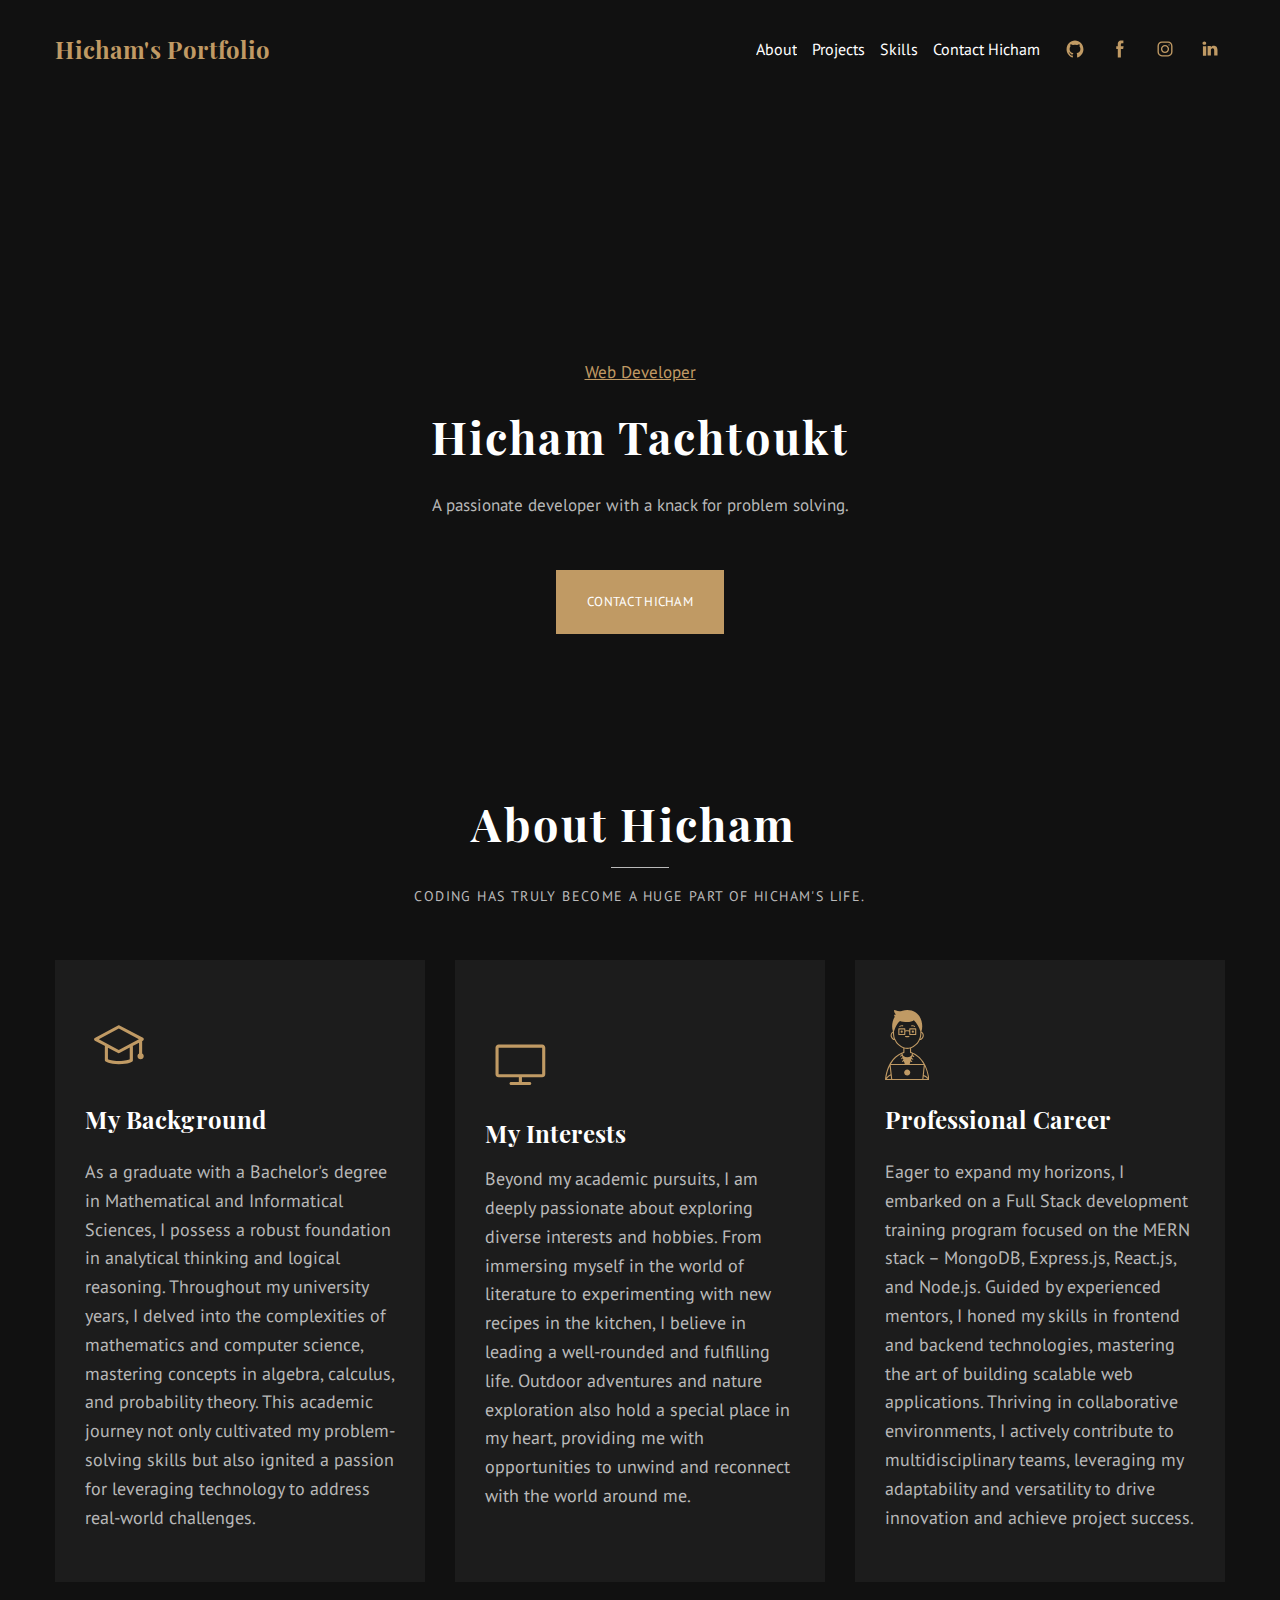
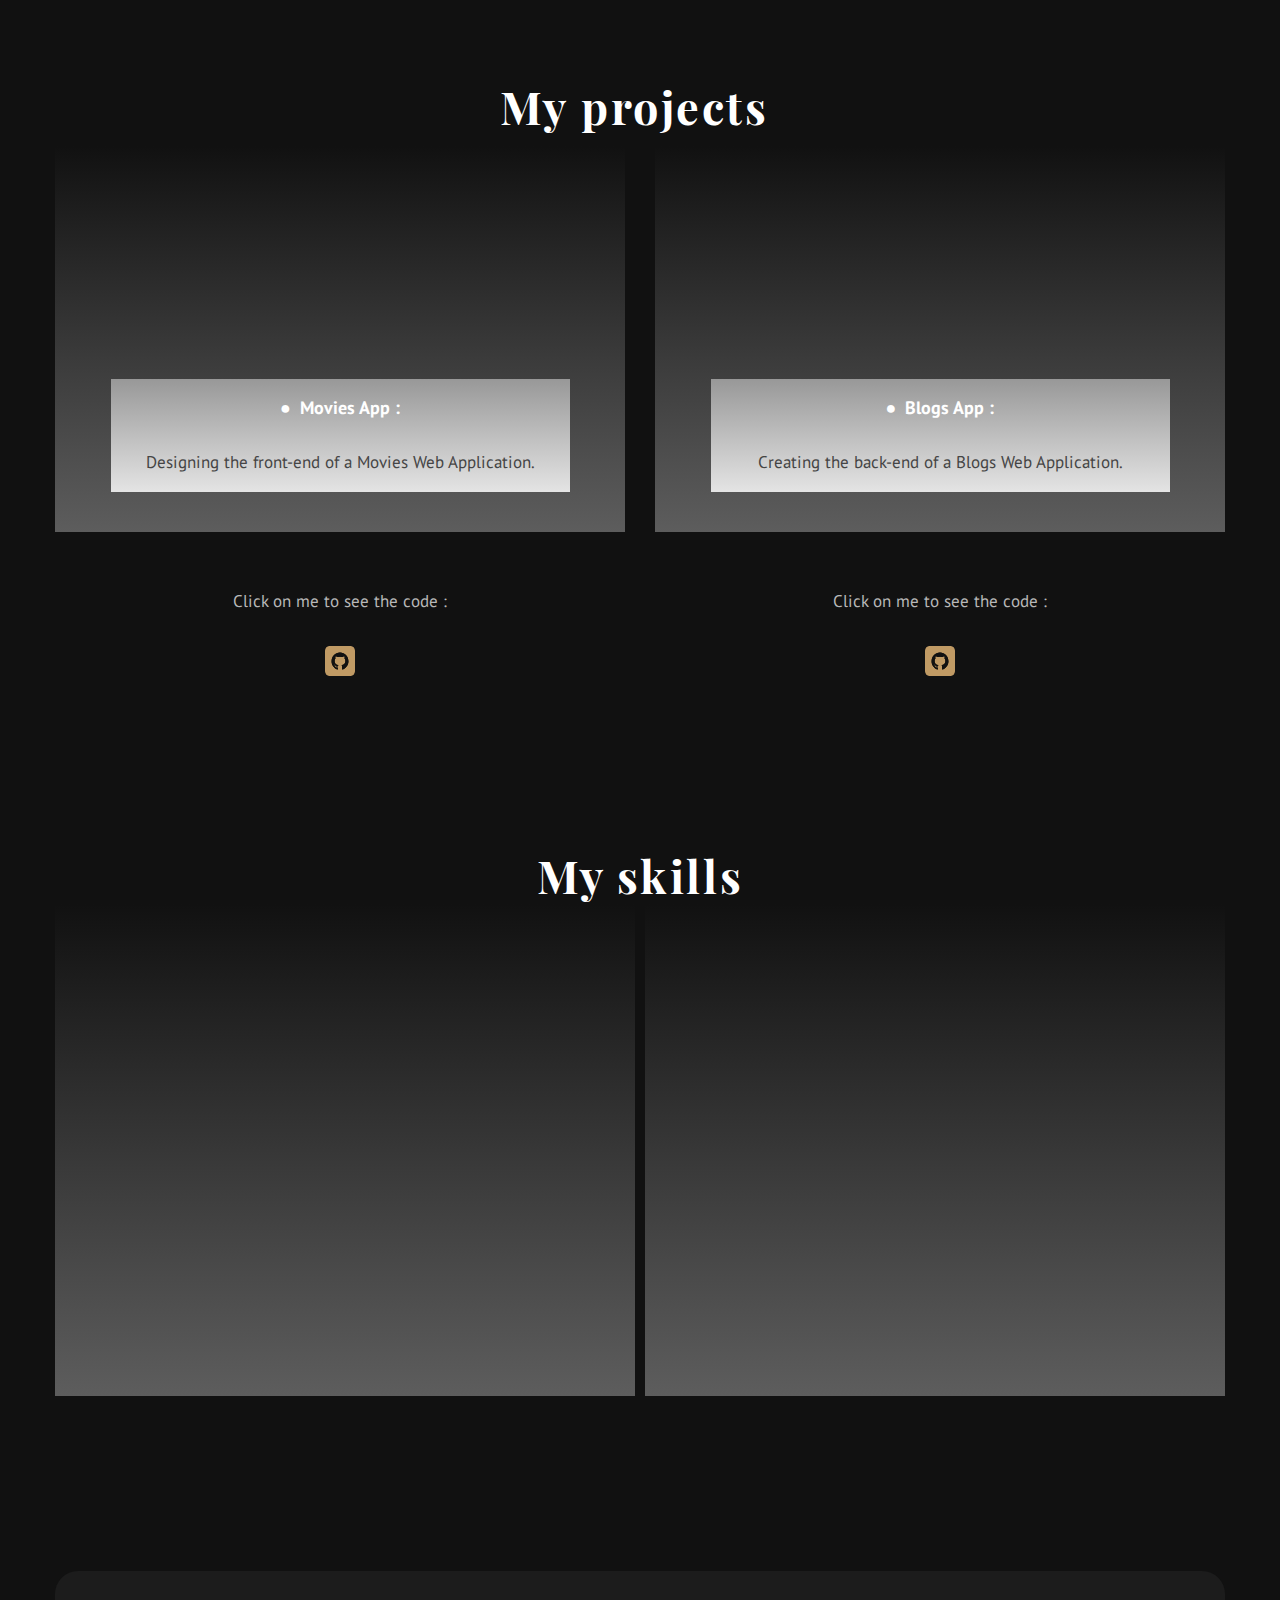
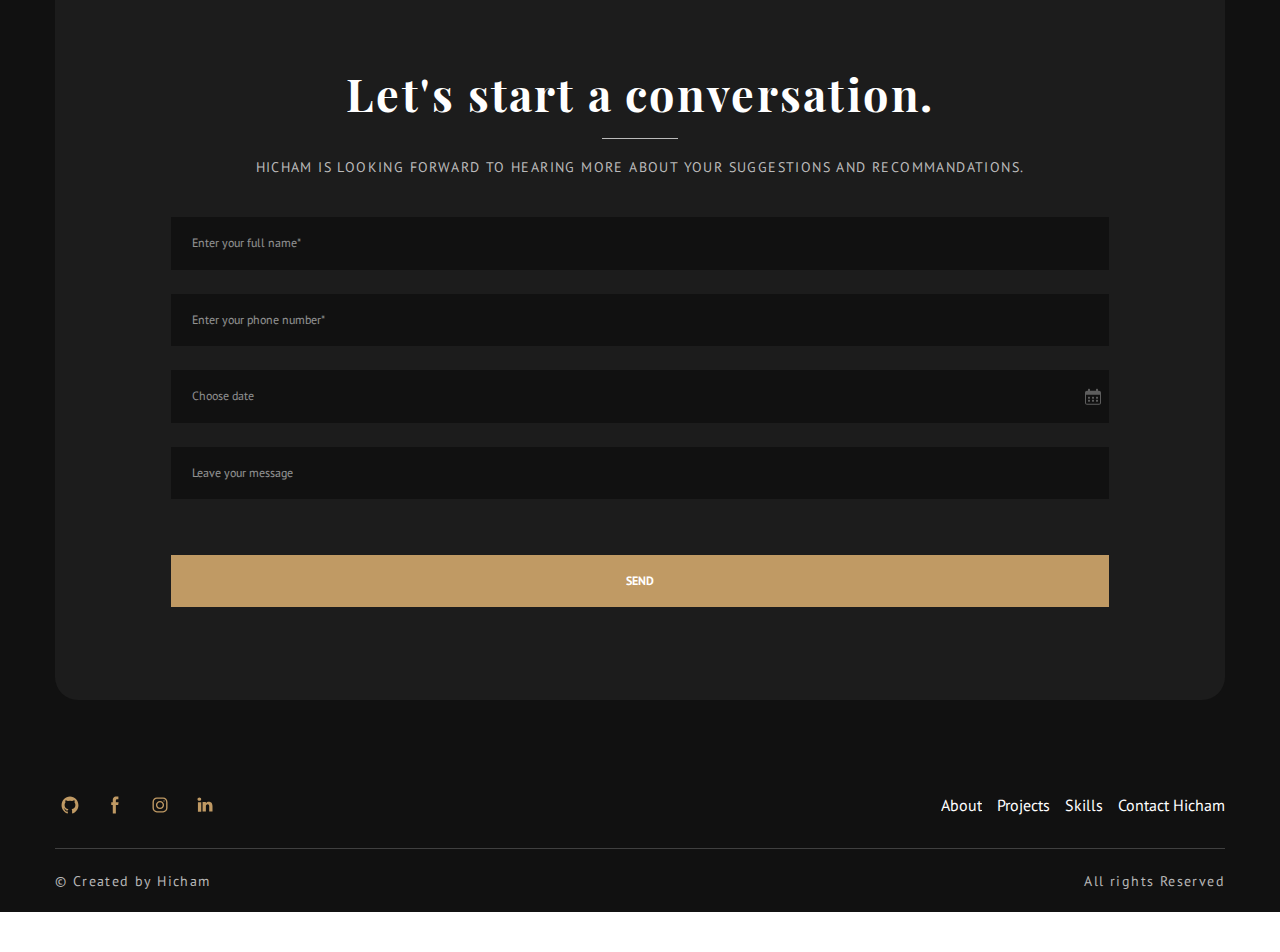
<file: index_1.html>
<!DOCTYPE html><html>
	<head>
  <meta charset="UTF-8">
  <meta name="viewport" content="width=device-width, initial-scale=1">
<title>Hicham's Portfolio Website</title>

  
<script>
window.swPromise = Promise.resolve()
if("serviceWorker" in navigator) {
  window.swPromise = new Promise(function(resolve) {
    setTimeout(resolve, 10000)
    navigator.serviceWorker.register('/sw.ef4589c10e95a79b2e129e2961fbe6c4.js').then(function(registration) {
      var interval
      interval = setInterval(function checkActive() {
        if(registration.active) {
          clearInterval(interval)
          resolve()
        }
      }, 10)
    })
  })
}
  ;(function(adata) {
  window["registerAdata"] = function registerAdata(data) {adata = Object.assign(adata, data)}
  window["getAdata"] = function getAdata() {return adata}
  })({})
  ;(function(styles) {
  window["__set_style__"] = function setStyle(id, style) {styles[id] = style}
  window["__require_style__"] = function requireStyle(id) {return styles[id]}
  })({})
  ;(function(blocks) {
  window["blockJsonp"] = function blockJsonpCallback(id, view, content) {
    blocks[id] = {
      view: view,
      content: content
    }
  }
  window["__require_block__"] = function requireBlock(deps) {
  var ReactDOM = deps.ReactDOM;
  var React = deps.React;
  var _ = deps._;
  var classNames = deps.classNames;
  var PropTypes = deps.PropTypes;
  var editorModule = deps.editorModule;
    return function (id) {
      var block = blocks[id]
      if (!block || !block.view) {
        return null
      }
      var exports = {}
      function requireStub(path) {
        if (path === 'weblium/editor') {
          return editorModule
        }
      }
      try {
        block.view(exports, requireStub, ReactDOM, React, PropTypes, _, classNames)
      } catch (e) {
        console.error('Failed to load block', {error: e.message, stack: e.stack})
      }
      return {view: exports.default, content: block.content}
    }
  }
  })({})
;(function(views) {
  window["viewJsonp"] = function viewJsonpCallback(id, view) {
    views[id] = {
      view: view,
    }
  }
  window["__require_view__"] = function requireView(deps) {
    return function (id) {
      var block = views[id]
      if (!block || !block.view) {
        return null
      }
      var exports = {}
      function requireStub(path) {}
      try {
        block.view(exports, requireStub)
      } catch (e) {
        console.error('Failed to load block', {error: e.message, stack: e.stack})
      }
      return exports.default
    }
  }
})({});
  
;(function () {
  if (typeof window.CustomEvent === "function" ) return false;
  function CV(e, p) {
    p = p || {bubbles: false, cancelable: false, detail: null};
    var evt = document.createEvent('CustomEvent');
    evt.initCustomEvent(e, p.bubbles, p.cancelable, p.detail);
    return evt;
   }
  CV.prototype = window.Event.prototype;
  window.CustomEvent = CV;
})();


if (!Element.prototype.matches) {
  Element.prototype.matches = Element.prototype.msMatchesSelector || Element.prototype.webkitMatchesSelector;
}
if (!Element.prototype.closest) {
  Element.prototype.closest = function(s) {
    var el = this;
    do {
      if (Element.prototype.matches.call(el, s)) return el;
      el = el.parentElement || el.parentNode;
    } while (el !== null && el.nodeType === 1);
    return null;
  };
}


(function() {
  if(Node.prototype.replaceChildren === undefined) {
    Node.prototype.replaceChildren = function(...args) {
      while(this.lastChild) {
       this.removeChild(this.lastChild);
      }
      if (args.length) {
        this.append(...args);
      }
    }
  }
}());


if (!window.localStorage || !window.sessionStorage) (function() {
  var Storage = function(type) {
      function createCookie(name, value, days) {
          var date, expires;
          if (days) {
              date = new Date();
              date.setTime(date.getTime() + (days * 24 * 60 * 60 * 1000));
              expires = "; expires=" + date.toGMTString();
          } else {
              expires = "";
          }
          document.cookie = name + "=" + value + expires + "; path=/";
      }
      function readCookie(name) {
          var nameEQ = name + "=",
              ca = document.cookie.split(';'),
              i, c;
          for (i = 0; i < ca.length; i++) {
              c = ca[i];
              while (c.charAt(0) == ' ') {
                  c = c.substring(1, c.length);
              }
              if (c.indexOf(nameEQ) == 0) {
                  return c.substring(nameEQ.length, c.length);
              }
          }
          return null;
      }
      function setData(data) {
          data = JSON.stringify(data);
          if (type == 'session') {
              window.name = data;
          } else {
              createCookie('localStorage', data, 365);
          }
      }
      function clearData() {
          if (type == 'session') {
              window.name = '';
          } else {
              createCookie('localStorage', '', 365);
          }
      }
      function getData() {
          var data = type == 'session' ? window.name : readCookie('localStorage');
          return data ? JSON.parse(data) : {};
      }
      var data = getData();
      function numKeys() {
          var n = 0;
          for (var k in data) {
              if (data.hasOwnProperty(k)) {
                  n += 1;
              }
          }
          return n;
      }
      return {
          clear: function() {
              data = {};
              clearData();
              this.length = numKeys();
          },
          getItem: function(key) {
              key = encodeURIComponent(key);
              return data[key] === undefined ? null : data[key];
          },
          key: function(i) {
              var ctr = 0;
              for (var k in data) {
                  if (ctr == i) return decodeURIComponent(k);
                  else ctr++;
              }
              return null;
          },
          removeItem: function(key) {
              key = encodeURIComponent(key);
              delete data[key];
              setData(data);
              this.length = numKeys();
          },
          setItem: function(key, value) {
              key = encodeURIComponent(key);
              data[key] = String(value);
              setData(data);
              this.length = numKeys();
          },
          length: 0
      };
  };
  if (!window.localStorage) window.localStorage = new Storage('local');
  if (!window.sessionStorage) window.sessionStorage = new Storage('session');
})();

!function(){"use strict";var e=function(e){e.setAttribute("rel","stylesheet"),e.setAttribute("type","text/css"),e.setAttribute("media","all"),e.setAttribute("preloaded","true"),e.removeAttribute("as")},t=function(e){var t=arguments.length>1&&void 0!==arguments[1]&&arguments[1];e.setAttribute("preloaded",t?"error":"true"),e.removeEventListener("load",window.invokePreload.onLoad),e.removeAttribute("onload"),e.removeAttribute("onerror"),e.onload=null};!function(){try{new Function("(a = 0) => a")}catch(e){return!1}}();window.invokePreload=window.invokePreload||{},invokePreload.onLoad=t,invokePreload.onScriptLoad=t,invokePreload.onScriptError=function(e){return t(e,!0)},invokePreload.onStyleLoad=function(t){return-1===[].map.call(document.styleSheets,function(e){return"all"===e.media.mediaText?e.href:null}).indexOf(t.href)&&(window.requestAnimationFrame?window.requestAnimationFrame(function(){return e(t)}):e(t)),t.removeAttribute("onload"),t}}();

var preload_polyfill=function(){"use strict";var e=function(e){e.setAttribute("rel","stylesheet"),e.setAttribute("type","text/css"),e.setAttribute("media","all"),e.setAttribute("preloaded","true"),e.removeAttribute("as")},t=function(e){var t=arguments.length>1&&void 0!==arguments[1]&&arguments[1];e.setAttribute("preloaded",t?"error":"true"),e.removeEventListener("load",window.invokePreload.onLoad),e.removeAttribute("onload"),e.removeAttribute("onerror"),e.onload=null},n=function(){try{return new Function("(a = 0) => a"),!0}catch(e){return!1}}(),r=function(n,r){if("style"===r.getAttribute("as"))return t(r),o=r,-1===[].map.call(document.styleSheets,function(e){return"all"===e.media.mediaText?e.href:null}).indexOf(o.href)&&(window.requestAnimationFrame?window.requestAnimationFrame(function(){return e(o)}):e(o)),void o.removeAttribute("onload");var o;t(r),r.dispatchEvent(new CustomEvent("load",n))},o=function(e,n){t(n,!0)},u=function(e){var t,n;(t=3e3,n=fetch(e.href,{method:"GET",mode:"cors",cache:"force-cache"}),new Promise(function(e,r){setTimeout(function(){return r(new Error("timeout"))},t),n.then(e,r)})).then(function(t){t.ok?r(null,e):o(0,e)}).catch(function(){return o(0,e)})},i=function(e){if(window.fetch)return u(e);var t=new XMLHttpRequest;t.addEventListener("load",function(n){t.status>=200&&t.status<300?r(n,e):o(0,e)}),t.open("GET",e.href,!0),t.timeout=3e3,t.send()},a=function(e){switch(e.getAttribute("as")){case"script":!function(e){"nomodule"===e.getAttribute("rel")&&e.setAttribute("rel","preload"),i(e)}(e);break;case"image":!function(e){var t=new Image;t.onload=function(t){return r(t,e)},t.onerror=function(t){return o(0,e)},t.src=e.href}(e);break;case"style":!function(e){e.onload=function(t){return r(t,e)},e.onerror=function(t){return o(0,e)},e.media="none",e.type="text/css",e.rel="stylesheet"}(e);break;case"font":!function(e){document.fonts&&e.hasAttribute("name")?new FontFace(e.getAttribute("name"),"url(".concat(e.href,")"),{weight:e.getAttribute("weight")||"normal",style:"normal"}).load(e.href).then(function(t){document.fonts.add(t),r(null,e)}).catch(function(){}):i(e)}(e);break;default:i(e)}},l=[],c=function(e){-1===l.indexOf(e.href)&&(function(e){if(("script"===e.getAttribute("as")||"worker"===e.getAttribute("as"))&&("nomodule"===e.getAttribute("rel")||e.hasAttribute("module"))){var t="nomodule"===e.getAttribute("rel");if(e.hasAttribute("module")&&!n||t&&n)return!0}return!1}(e)||(a(e),l.push(e.href)))},d=function(){var e=arguments.length>0&&void 0!==arguments[0]?arguments[0]:'link[rel="preload"]';if(window.MutationObserver){var t=new MutationObserver(function(e){return function(e){for(var t=0,n=e.length;t<n;t++)for(var r=e[t].addedNodes,o=0,u=r.length;o<u;o++){var i=r[o];"LINK"!==i.nodeName||!i.hasAttribute("rel")||"preload"!==i.getAttribute("rel")&&"nomodule"!==i.getAttribute("rel")||c(i)}}(e)}).observe(document.documentElement,{childList:!0,subtree:!0});document.addEventListener("DOMContentLoaded",function(){t&&t.disconnect()})}else var n=setInterval(function(){"complete"==document.readyState&&(clearInterval(n),s(e))},50)},s=function(){for(var e,t=function(e){for(var t=(arguments.length>1&&void 0!==arguments[1]?arguments[1]:document).querySelectorAll(e),n=[],r=[],o=0,u=t.length;o<u;++o){var i=t[o];-1===r.indexOf(i.href)&&(r.push(i.href),n.push(i))}return n}(arguments.length>0&&void 0!==arguments[0]?arguments[0]:'link[rel="preload"]');void 0!==(e=t.shift());)c(e)};return function(){try{if(!document.createElement("link").relList.supports("preload"))throw Error}catch(t){s(e='link[rel="preload"]'),d(e)}var e}()}();

var preload_polyfill_invoke=function(){"use strict";var t=function(t,e,r){var n=document.createElement("script");return n.async=e,n.onload=r,n.onerror=r,n.setAttribute("src",t.href),t.integrity&&(n.integrity=t.integrity),t.hasAttribute("crossorigin")&&n.setAttribute("crossorigin",t.getAttribute("crossorigin")),t.insertAdjacentElement?t.insertAdjacentElement("afterend",n):t.parentNode.appendChild(n),n},e=function(t){t.setAttribute("rel","stylesheet"),t.setAttribute("type","text/css"),t.setAttribute("media","all"),t.setAttribute("preloaded","true"),t.removeAttribute("as")},r=function(t){return-1===[].map.call(document.styleSheets,function(t){return"all"===t.media.mediaText?t.href:null}).indexOf(t.href)&&(window.requestAnimationFrame?window.requestAnimationFrame(function(){return e(t)}):e(t)),t.removeAttribute("onload"),t},n=function(){try{return new Function("(a = 0) => a"),!0}catch(t){return!1}}(),i=function(t){if(("script"===t.getAttribute("as")||"worker"===t.getAttribute("as"))&&("nomodule"===t.getAttribute("rel")||t.hasAttribute("module"))){var e="nomodule"===t.getAttribute("rel");if(t.hasAttribute("module")&&!n||e&&n)return!0}return!1},o=function(t){for(var e=(arguments.length>1&&void 0!==arguments[1]?arguments[1]:document).querySelectorAll(t),r=[],n=[],i=0,o=e.length;i<o;++i){var u=e[i];-1===n.indexOf(u.href)&&(n.push(u.href),r.push(u))}return r},u=!0,s=function e(r,n,i){"true"===r.getAttribute("preloaded")?t(r,n,i):"error"===r.getAttribute("preloaded")?i():setTimeout(function(){e(r,n,i)},10)},a=function(){window.performance&&window.performance.now};document.addEventListener("DOMContentLoaded",function(){a();for(var t,e=o("link[rel='preload'][as='script']"),r=[],n=[];void 0!==(t=e.shift());)i(t)||(t.hasAttribute("critical")?r.push(t):n.push(t));u=0===r.length,function(t){for(var e=[];t.length;)e.push(new Promise(function(e){s(t.shift(),!1,e)}));return Promise.all(e)}(r).then(function(){return function(t){for(var e=[];t.length;)e.push(new Promise(function(e){s(t.shift(),u,e)}));return Promise.all(e)}(n)}).then(function(){document.dispatchEvent(new CustomEvent("AllScriptsExecuted")),a()})});return function(e){for(var n,u=o("link[rel='preload']",e);void 0!==(n=u.shift());)"script"===n.getAttribute("as")?i(n)||t(n,!1):"style"===n.getAttribute("as")&&r(n)}}();

  </script>
  <link rel="preload" href="//res2.weblium.site/site/6600abd6bb3781000f218110/google-fonts-5c2dfa623dbc4a0023e12261.css" as="style" importance="high">
  <link rel="stylesheet" href="css/google-fonts-5c2dfa623dbc4a0023e12261.css">
  <link rel="preload" href="//res2.weblium.site/site/6600abd6bb3781000f218110/core-theme-5c2dfa623dbc4a0023e12261.css" as="style">
  <style type="text/css">
    a,abbr,acronym,address,applet,article,aside,audio,b,big,blockquote,body,canvas,caption,center,cite,code,dd,del,details,dfn,div,dl,dt,embed,fieldset,figcaption,figure,footer,form,h1,h2,h3,h4,h5,h6,header,hgroup,html,i,iframe,img,ins,kbd,label,legend,li,mark,menu,nav,object,ol,output,p,pre,q,ruby,s,samp,section,small,span,strike,strong,sub,summary,sup,table,tbody,td,tfoot,th,thead,time,tr,tt,u,ul,var,video{margin:0;padding:0;border:0;font-size:100%;font:inherit;vertical-align:baseline}em{margin:0;padding:0;border:0;font-size:100%;vertical-align:baseline}article,aside,details,figcaption,figure,footer,header,hgroup,menu,nav,section{display:block}body{line-height:1}ol,ul{list-style:none}blockquote,q{quotes:none}blockquote:after,blockquote:before,q:after,q:before{content:"";content:none}table{border-collapse:collapse;border-spacing:0}html{width:100%;overflow-x:hidden;-webkit-font-smoothing:antialiased;-moz-osx-font-smoothing:grayscale}*,:after,:before,html{-webkit-box-sizing:border-box;-moz-box-sizing:border-box;box-sizing:border-box}button{background:none;border:0;margin:0;padding:0;font-size:inherit;font-family:inherit}.slick-track:after,.slick-track:before{content:"";display:table;clear:both}img:not([src]){visibility:hidden}img[src]{background-color:transparent!important}
    /*--vars-start--*/:root{--w-accordion-offset: 30px;--w-accordion-padding: 20px}:root{--w-apps-buttons-border-color: #a6a6a6;--w-apps-buttons-padding-top-as: 33.3333%;--w-apps-buttons-padding-top-gp: 29.5496%;--w-apps-buttons-padding-top-as-fre: 31.496%;--w-apps-buttons-padding-top-as-tur: 26.4901%;--w-apps-buttons-padding-top-as-chi: 36.6972%;--w-apps-buttons-sm-max-width-as: 120px;--w-apps-buttons-sm-max-width-gp: 135px;--w-apps-buttons-sm-max-width-as-fre: 127px;--w-apps-buttons-sm-max-width-as-tur: 151px;--w-apps-buttons-sm-max-width-as-chi: 109px;--w-apps-buttons-sm-border-radius: 5px;--w-apps-buttons-offset: 35px;--w-apps-buttons-md-max-width-as: 120px;--w-apps-buttons-lg-max-width-as: 150px;--w-apps-buttons-md-max-width-gp: 135px;--w-apps-buttons-lg-max-width-gp: 169px;--w-apps-buttons-sm-max-width-as-fre: 127px;--w-apps-buttons-md-max-width-as-fre: 127px;--w-apps-buttons-lg-max-width-as-fre: 159px;--w-apps-buttons-sm-max-width-as-tur: 151px;--w-apps-buttons-md-max-width-as-tur: 151px;--w-apps-buttons-lg-max-width-as-tur: 189px;--w-apps-buttons-sm-max-width-as-chi: 109px;--w-apps-buttons-md-max-width-as-chi: 109px;--w-apps-buttons-lg-max-width-as-chi: 136px;--w-apps-buttons-sm-border-radius: 5px;--w-apps-buttons-md-border-radius: 5px;--w-apps-buttons-lg-border-radius: 5px}@media (min-width: 480px){:root:not(.disable-media-queries){--w-apps-buttons-md-max-width-as: 150px;--w-apps-buttons-lg-max-width-as: 180px;--w-apps-buttons-md-max-width-gp: 169px;--w-apps-buttons-lg-max-width-gp: 203px;--w-apps-buttons-md-max-width-as-fre: 159px;--w-apps-buttons-lg-max-width-as-fre: 191px;--w-apps-buttons-md-max-width-as-tur: 189px;--w-apps-buttons-lg-max-width-as-tur: 227px;--w-apps-buttons-md-max-width-as-chi: 136px;--w-apps-buttons-lg-max-width-as-chi: 164px}}@media (min-width: 0px){.html-editor-md,.html-editor{--w-apps-buttons-md-max-width-as: 150px;--w-apps-buttons-lg-max-width-as: 180px;--w-apps-buttons-md-max-width-gp: 169px;--w-apps-buttons-lg-max-width-gp: 203px;--w-apps-buttons-md-max-width-as-fre: 159px;--w-apps-buttons-lg-max-width-as-fre: 191px;--w-apps-buttons-md-max-width-as-tur: 189px;--w-apps-buttons-lg-max-width-as-tur: 227px;--w-apps-buttons-md-max-width-as-chi: 136px;--w-apps-buttons-lg-max-width-as-chi: 164px}}@media (min-width: 768px){:root:not(.disable-media-queries){--w-apps-buttons-md-border-radius: 7px;--w-apps-buttons-lg-border-radius: 8px}}@media (min-width: 0px){.html-editor-md,.html-editor{--w-apps-buttons-md-border-radius: 7px;--w-apps-buttons-lg-border-radius: 8px}}@media (min-width: 992px){:root:not(.disable-media-queries){--w-apps-buttons-offset: 40px}}@media (min-width: 0px){.html-editor{--w-apps-buttons-offset: 40px}}:root{--w-gap: 15px}:root{--w-base-v-space: 4px;--w-base-h-space: 5px;--w-v-spacer1: calc(var(--w-base-v-space) * 1);--w-v-spacer2: calc(var(--w-base-v-space) * 2);--w-v-spacer3: calc(var(--w-base-v-space) * 3);--w-v-spacer4: calc(var(--w-base-v-space) * 5);--w-v-spacer5: calc(var(--w-base-v-space) * 8);--w-v-spacer6: calc(var(--w-base-v-space) * 12);--w-v-spacer7: calc(var(--w-base-v-space) * 15);--w-h-spacer1: calc(var(--w-base-h-space) * 1);--w-h-spacer2: calc(var(--w-base-h-space) * 2);--w-h-spacer3: calc(var(--w-base-h-space) * 4);--w-h-spacer4: calc(var(--w-base-h-space) * 8)}:root{--w-hero-title-offset: 35px;--w-title-offset: 25px;--w-subtitle-offset: 25px;--w-heading-offset: 20px;--w-subheading-offset: 25px;--w-heading-lg-offset: 25px;--w-caption-offset: 20px;--w-body-offset: 20px;--w-small-offset: 20px;--w-quote-offset: 20px;--w-hero-title-h-offset: 15px;--w-title-h-offset: 5px;--w-subtitle-h-offset: 15px;--w-heading-h-offset: 15px;--w-subheading-h-offset: 15px;--w-heading-lg-h-offset: 15px;--w-caption-h-offset: 10px;--w-body-h-offset: 10px;--w-small-h-offset: 10px;--w-quote-h-offset: 10px}@media (min-width: 992px){:root:not(.disable-media-queries){--w-hero-title-offset: 40px}}@media (min-width: 0px){.html-editor{--w-hero-title-offset: 40px}}:root{--w-layout-item-top-offset: calc(var(--w-gap) * 2);--w-layout-gap: var(--w-gap)}:root{--w-btns-group-item-offset: 20px;--w-btns-group-offset: 35px}@media (min-width: 992px){:root:not(.disable-media-queries){--w-btns-group-offset: 40px}}@media (min-width: 0px){.html-editor,.html-editor-lg{--w-btns-group-offset: 40px}}:root{--w-socials-top-offset: 30px;--w-socials-h-offset: 15px;--w-socials-bottom-offset: 30px}:root{--w-list-item-v-offset: 30px;--w-list-item-h-offset: 30px;--w-list-item-v-padding: 15px;--w-list-item-h-padding: 15px}:root{--w-list-with-media-offset: 30px;--w-list-with-media-padding: 20px}:root{--ui-content-gutter-1200: 15px;--w-content-container-size: 1200px;--w-content-gutter: var(--ui-content-gutter-320)}@media (min-width: 480px){:root:not(.disable-media-queries){--w-content-gutter: var(--ui-content-gutter-480)}}@media (min-width: 0px){.html-editor-xs{--w-content-gutter: var(--ui-content-gutter-480)}}@media (min-width: 768px){:root:not(.disable-media-queries){--w-content-gutter: var(--ui-content-gutter-768)}}@media (min-width: 0px){.html-editor-md{--w-content-gutter: var(--ui-content-gutter-768)}}@media (min-width: 992px){:root:not(.disable-media-queries){--w-content-gutter: var(--ui-content-gutter-992)}}@media (min-width: 1280px){:root:not(.disable-media-queries){--w-content-gutter: var(--ui-content-gutter-1200)}}@media (min-width: 0px){.html-editor,.html-editor-lg{--w-content-gutter: var(--ui-content-gutter-1200)}}:root{--w-section-vertical-s-offset: 20px;--w-section-basement-offset: 30px;--w-section-vertical-offset: 90px;--w-section-vertical-xxl-offset: 130px;--w-section-header-offset: 45px;--w-section-footer-offset: 50px}@media (min-width: 768px){:root:not(.disable-media-queries){--w-section-vertical-offset: 95px;--w-section-vertical-xxl-offset: 250px;--w-section-header-offset: 45px;--w-section-footer-offset: 50px}}@media (min-width: 0px){.html-editor-md{--w-section-vertical-offset: 95px;--w-section-vertical-xxl-offset: 250px;--w-section-header-offset: 45px;--w-section-footer-offset: 50px}}@media (min-width: 992px){:root:not(.disable-media-queries){--w-section-vertical-offset: 100px;--w-section-vertical-xxl-offset: 250px;--w-section-header-offset: 50px;--w-section-footer-offset: 55px}}@media (min-width: 0px){.html-editor{--w-section-vertical-offset: 100px;--w-section-vertical-xxl-offset: 250px;--w-section-header-offset: 50px;--w-section-footer-offset: 55px}}:root{--w-image-offset: 20px;--w-image-mask-sm-width: 70px;--w-image-mask-sm-height: 70px;--w-image-mask-md-width: 70px;--w-image-mask-md-height: 70px;--w-image-mask-lg-width: 120px;--w-image-mask-lg-height: 120px}@media (min-width: 768px){:root:not(.disable-media-queries){--w-image-aspect-ratio: 56.25%;--w-image-mask-md-width: 120px;--w-image-mask-md-height: 120px;--w-image-mask-lg-width: 170px;--w-image-mask-lg-height: 170px}}@media (min-width: 0px){.html-editor,.html-editor-md{--w-image-aspect-ratio: 56.25%;--w-image-mask-md-width: 120px;--w-image-mask-md-height: 120px;--w-image-mask-lg-width: 170px;--w-image-mask-lg-height: 170px}}:root{--w-quote-offset: 30px;--w-quote-gap: 20px}:root{--w-logo-offset: 30px;--w-slogan-offset: 5px}:root{--w-nav-offset: 30px;--w-nav-item-gap: 15px;--w-nav-item-top-offset: 10px;--w-nav-item-column-gap: 10px;--w-nav-item-column-offset: 20px}:root{--w-burger-padding: 12px 8px;--w-burger-width: 24px;--w-burger-height: 16px;--w-burger-line-size: 2px;--w-burger-line-pos-transform: translateY(7px) rotate(45deg);--w-burger-line-neg-transform: translateY(-7px) rotate(-45deg)}:root{--w-icon-panel-inner-offset: 0}:root:not(.disable-media-queries){--w-icon-panel-sm-width: 50px;--w-icon-panel-sm-height: 50px;--w-icon-panel-width: 50px;--w-icon-panel-height: 50px;--w-icon-panel-xl-width: 70px;--w-icon-panel-xl-height: 70px}@media (min-width: 0px){.html-editor-xs{--w-icon-panel-sm-width: 50px;--w-icon-panel-sm-height: 50px;--w-icon-panel-width: 50px;--w-icon-panel-height: 50px;--w-icon-panel-xl-width: 70px;--w-icon-panel-xl-height: 70px}}@media (min-width: 768px){:root:not(.disable-media-queries){--w-icon-panel-sm-width: 50px;--w-icon-panel-sm-height: 50px;--w-icon-panel-width: 70px;--w-icon-panel-height: 70px;--w-icon-panel-xl-width: 100px;--w-icon-panel-xl-height: 100px}}@media (min-width: 0px){.html-editor,.html-editor-md{--w-icon-panel-sm-width: 50px;--w-icon-panel-sm-height: 50px;--w-icon-panel-width: 70px;--w-icon-panel-height: 70px;--w-icon-panel-xl-width: 100px;--w-icon-panel-xl-height: 100px}}:root{--w-icon-width: 24px;--w-icon-height: 24px;--w-icon-offset: 20px;--w-icon-h-offset: 10px;--w-icon-sm-inner-offset: 12px;--w-icon-inner-offset: 12px;--w-icon-numbers-inner-offset: 5px;--w-icon-xl-inner-offset: 15px}@media (min-width: 768px){:root:not(.disable-media-queries){--w-icon-inner-sm-offset: 12px;--w-icon-inner-offset: 15px;--w-icon-xl-inner-offset: 20px}}@media (min-width: 0px){.html-editor,.html-editor-md{--w-icon-inner-sm-offset: 12px;--w-icon-inner-offset: 15px;--w-icon-xl-inner-offset: 20px}}:root{--w-icon-numbers-sm-inner-offset: 4px}:root:not(.disable-media-queries){--w-icon-numbers-xl-inner-offset: 8px;--w-icon-numbers-inner-offset: 4px}@media (min-width: 0px){.html-editor-xs{--w-icon-numbers-xl-inner-offset: 8px;--w-icon-numbers-inner-offset: 4px}}@media (min-width: 768px){:root:not(.disable-media-queries){--w-icon-numbers-xl-inner-offset: 10px;--w-icon-numbers-inner-offset: 8px}}@media (min-width: 0px){.html-editor,.html-editor-md{--w-icon-numbers-xl-inner-offset: 10px;--w-icon-numbers-inner-offset: 8px}}:root{--w-map-wrapper-height: 450px;--w-map-wrapper-offset: 30px}:root:not(.disable-media-queries){--w-counter-font-size: 24px;--w-counter-xl-font-size: 30px}@media (min-width: 0px){.html-editor-xs{--w-counter-font-size: 24px;--w-counter-xl-font-size: 30px}}@media (min-width: 768px){:root:not(.disable-media-queries){--w-counter-font-size: 30px;--w-counter-xl-font-size: 44px}}@media (min-width: 0px){.html-editor,.html-editor-md{--w-counter-font-size: 30px;--w-counter-xl-font-size: 44px}}:root{--w-contacts-list-offset: 30px;--w-contacts-list-item-v-offset: 16px;--w-contacts-list-element-v-offset: 5px}:root{--w-icon-list-width: 20px;--w-icon-list-height: 20px;--w-icon-list-offset: 20px;--w-icon-list-item-offset: 16px;--w-icon-list-item-h-offset: 24px}:root{--w-follow-us-offset: 15px}:root{--w-form-offset: 32px;--w-text-area-height: 150px;--w-form-field-offset: 24px;--w-form-button-offset: 56px;--w-form-input-offset: 12px;--w-form-description-offset: 4px;--w-form-multiple-group-offset: 12px;--w-form-multiple-item-offset: 12px}:root{--w-captions-group-offset: 15px;--w-captions-group-item-offset: 5px;--w-captions-group-separator-width: 1px}:root{--w-user-message-offset: 20px;--w-user-photo-size: 70px}:root{--w-grid-item-top-offset: 30px;--w-grid-gap: 30px;--w-100vw: 100vw;--w-grid-container-size-md: calc(
    var(--w-100vw) + var(--w-grid-gap) - var(--ui-content-gutter-768) * 2
  );--w-grid-container-size-xl: calc(
    var(--w-content-container-size) + var(--w-grid-gap) -
    var(--ui-content-gutter-1200) * 2
  );--w-grid-container-size-lg: var(--w-grid-container-size-xl)}:root:not(.disable-media-queries){--w-100vw: 100vw}.html-editor-xs,.html-editor-md{--w-100vw: var(--w-editor-width)}:root:not(.disable-media-queries){--w-grid-item-v-padding: 31px;--w-grid-item-h-padding: 27px}@media (min-width: 0px){.html-editor-xs{--w-grid-item-v-padding: 31px;--w-grid-item-h-padding: 27px}}@media (min-width: 768px){:root:not(.disable-media-queries){--w-grid-item-v-padding: 34px;--w-grid-item-h-padding: 28px}}@media (min-width: 0px){.html-editor-md{--w-grid-item-v-padding: 34px;--w-grid-item-h-padding: 28px}}@media (min-width: 992px){:root:not(.disable-media-queries){--w-grid-item-v-padding: 40px;--w-grid-item-h-padding: 30px}}@media (min-width: 0px){.html-editor,.html-editor-lg{--w-grid-item-v-padding: 40px;--w-grid-item-h-padding: 30px}}:root{--w-divider-component-offset: 0px}:root{--w-gallery-offset: 30px}:root{--w-image-with-hover-offset: 20px;--w-image-with-hover-button-offset: var(--w-btns-group-offset)}:root{--w-try-it-free-offset: 32px;--w-try-it-free-input-offset-sm: 8px;--w-try-it-free-input-offset-md: 8px;--w-try-it-free-input-offset-lg: 12px}:root{--w-language-offset: 20px}


/*--vars-end--*/

.media-placeholder_1Ay{display:flex!important;position:absolute;height:100%;top:0;right:0;bottom:0;left:0;justify-content:center!important;align-items:center;overflow:hidden}.icon_1X9{height:calc(100% - 160px);min-height:50px;max-height:140px}.ai-visual-container_3T8{position:absolute;top:5px;right:5px;z-index:2}.ai-visual-button_vk_{display:flex;padding:8px 12px;border-radius:4px;border:0;box-shadow:0 2px 4px 0 rgba(33,39,54,.16);-webkit-user-select:none;-moz-user-select:none;-ms-user-select:none;user-select:none}.ai-visual-button-image_1V1{width:24px;height:24px}.ai-visual-button-label_Uim{font-size:14px;font-weight:600;line-height:20px;color:var(--brand)}.ai-visual-button_vk_:hover{box-shadow:0 0 1px 0 rgba(33,39,54,.04)}
a,abbr,acronym,address,applet,article,aside,audio,b,big,blockquote,body,canvas,caption,center,cite,code,dd,del,details,dfn,div,dl,dt,embed,fieldset,figcaption,figure,footer,form,h1,h2,h3,h4,h5,h6,header,hgroup,html,i,iframe,img,ins,kbd,label,legend,li,mark,menu,nav,object,ol,output,p,pre,q,ruby,s,samp,section,small,span,strike,strong,sub,summary,sup,table,tbody,td,tfoot,th,thead,time,tr,tt,u,ul,var,video{margin:0;padding:0;border:0;font-size:100%;font:inherit;vertical-align:baseline}em{margin:0;padding:0;border:0;font-size:100%;vertical-align:baseline}article,aside,details,figcaption,figure,footer,header,hgroup,menu,nav,section{display:block}blockquote,q{quotes:none}blockquote:after,blockquote:before,q:after,q:before{content:""}table{border-collapse:collapse;border-spacing:0}*,:after,:before{box-sizing:border-box}button{margin:0;padding:0;background:none;border:0;font-size:inherit;font-family:inherit}html{font-size:var(--font-base-size);font-family:var(--font-family);line-height:var(--line-height-base);color:var(--ink);-webkit-font-smoothing:antialiased;-moz-osx-font-smoothing:grayscale}body,html{margin:0}button,figure,iframe{margin:0;padding:0;background:none;border:0;cursor:pointer;border-radius:0;font-size:inherit;outline:none}input{border:0;box-shadow:none}input:focus{outline:none}h1,h2,h3,h4,h5,h6,p{margin:0;padding:0}input:-webkit-autofill,input:-webkit-autofill:focus input:-webkit-autofill,input:-webkit-autofill:hover,select:-webkit-autofill,select:-webkit-autofill:focus,select:-webkit-autofill:hover,textarea:-webkit-autofill,textarea:-webkit-autofill:hover textarea:-webkit-autofill:focus{-webkit-text-fill-color:var(--ink);-webkit-box-shadow:0 0 0 1000px transparent inset;-webkit-transition:background-color 5000s ease-in-out 0s;transition:background-color 5000s ease-in-out 0s}ol,ul{margin:0;padding:0;list-style:none}

.collection{position:relative}
.social-icons-container_mJW{display:flex;position:relative;font-size:0}.social-icons_3iz{display:inline-block}.social-icons_icon_3o6{display:block;position:relative}.social-icons_icon_3o6 .wrapper_3w9{width:100%;height:100%}
.loading-overlay__wrapper_2Cx{transition:opacity .2s ease-in}.loading-overlay__wrapper_2Cx,.spinner_2lF{position:fixed;z-index:var(--max-index)}.spinner_2lF{top:0;right:0;bottom:0;left:0;opacity:1}.spinner--offset-top_3iT{padding-top:48px;background-color:hsla(0,0%,100%,.8)}.spinner--offset-top_3iT .spinner__svg_308{margin-top:-48px}.spinner--solid_2sM .spinner__wrapper_cFj{background-color:#fff}.spinner--absolute_2HZ{position:absolute}.spinner--z-auto_2nN{z-index:auto}.spinner--transparent_21Y .spinner__wrapper_cFj{background-color:transparent}.spinner__wrapper_cFj{display:flex;width:100%;height:100%;justify-content:center;background-color:hsla(0,0%,100%,.8);align-items:center}.spinner__svg_308{width:50px;height:50px;-webkit-animation:rotate_2G9 .9s linear infinite;animation:rotate_2G9 .9s linear infinite}.spinner__path_3gH{stroke:#bfd2ff;stroke-linecap:round;stroke-width:3px;stroke-dasharray:46}@-webkit-keyframes rotate_2G9{to{transform:rotate(1turn)}}@keyframes rotate_2G9{to{transform:rotate(1turn)}}
.svgIcon_2Cq{max-width:100%}.innerFill_U0E .outline_28N{fill:currentColor;transition:.3s}.innerFill_U0E .outline_28N.originalInstagram_3BK{fill:url(index_1.html#instagramGradient)}.innerFill_U0E .outline_28N.instagramMask_2YO{fill:url(index_1.html#instagramGradientHover);opacity:0;transition:.3s}.innerFill_U0E .logo_2cS{fill:var(--si-icon-color,currentColor);transition:.3s}.innerFill_U0E .logo_2cS.originalLogo_5HJ{fill:currentColor}.innerFill_U0E .logo_2cS.originalInstagram_3BK{fill:url(index_1.html#instagramGradient)}.innerFill_U0E .logo_2cS.instagramMask_2YO{fill:url(index_1.html#instagramGradientHover);opacity:0;transition:.3s}.innerFill_U0E .whiteLogo_1Gw{fill:var(--si-icon-color,#fff);transition:.3s}.innerFill_U0E .whiteLogo_1Gw.originalInstagram_3BK{stroke:url(index_1.html#instagramGradient)}.innerFill_U0E:hover{color:currentColor}.innerFill_U0E:hover .logo_2cS.instagramMask_2YO,.innerFill_U0E:hover .outline_28N.instagramMask_2YO{transition:.3s;fill:url(index_1.html#instagramGradientHover);opacity:1}.innerFill_U0E:hover .logo_2cS{fill:var(--si-icon-hover-color,currentColor)}.innerFill_U0E.originalBehance_2xn:hover .originalLogo_5HJ.logo_2cS,.innerFill_U0E.originalBehance_2xn:hover .outline_28N{fill:#0050e3}.innerFill_U0E.originalFacebook_2EC.darkTheme_2Xq:hover .originalLogo_5HJ.logo_2cS,.innerFill_U0E.originalFacebook_2EC.darkTheme_2Xq:hover .outline_28N,.innerFill_U0E.originalMessenger_2i6.darkTheme_2Xq:hover .originalLogo_5HJ.logo_2cS,.innerFill_U0E.originalMessenger_2i6.darkTheme_2Xq:hover .outline_28N{fill:#e6e6e6}.innerFill_U0E.originalDribble_3S7:hover .originalLogo_5HJ.logo_2cS,.innerFill_U0E.originalDribble_3S7:hover .outline_28N{fill:#e51e6b}.innerFill_U0E.originalFacebook_2EC:hover .originalLogo_5HJ.logo_2cS,.innerFill_U0E.originalFacebook_2EC:hover .outline_28N{fill:#4d70ba}.innerFill_U0E.originalMessenger_2i6:hover .originalLogo_5HJ.logo_2cS,.innerFill_U0E.originalMessenger_2i6:hover .outline_28N{fill:#339dff}.innerFill_U0E.originalGooglePlus_11G:hover .originalLogo_5HJ.logo_2cS,.innerFill_U0E.originalGooglePlus_11G:hover .outline_28N{fill:#e47364}.innerFill_U0E.originalLinkedin_3Hu:hover .originalLogo_5HJ.logo_2cS,.innerFill_U0E.originalLinkedin_3Hu:hover .outline_28N{fill:#0099e8}.innerFill_U0E.originalPinterest_1Kn:hover .originalLogo_5HJ.logo_2cS,.innerFill_U0E.originalPinterest_1Kn:hover .outline_28N{fill:#ee0a23}.innerFill_U0E.originalSlack_7sJ:hover .originalLogo_5HJ.logo_2cS,.innerFill_U0E.originalSlack_7sJ:hover .outline_28N{fill:#2d8968}.innerFill_U0E.originalTelegram_A4c:hover .originalLogo_5HJ.logo_2cS,.innerFill_U0E.originalTelegram_A4c:hover .outline_28N{fill:#0af}.innerFill_U0E.originalVk_2L2:hover .originalLogo_5HJ.logo_2cS,.innerFill_U0E.originalVk_2L2:hover .outline_28N{fill:#7a99bf}.innerFill_U0E.originalVk_2L2.darkTheme_2Xq:hover .originalLogo_5HJ.logo_2cS,.innerFill_U0E.originalVk_2L2.darkTheme_2Xq:hover .outline_28N{fill:#e6e6e6}.innerFill_U0E.originalTripadvisor_9UJ:hover .originalLogo_5HJ.logo_2cS,.innerFill_U0E.originalTripadvisor_9UJ:hover .outline_28N{fill:#00e2ae}.innerFill_U0E.originalTumblr_KYg:hover .originalLogo_5HJ.logo_2cS,.innerFill_U0E.originalTumblr_KYg:hover .outline_28N{fill:#465f7e}.innerFill_U0E.originalTumblr_KYg.darkTheme_2Xq:hover .originalLogo_5HJ.logo_2cS,.innerFill_U0E.originalTumblr_KYg.darkTheme_2Xq:hover .outline_28N{fill:#e6e6e6}.innerFill_U0E.originalTwitter_3xi:hover .originalLogo_5HJ.logo_2cS,.innerFill_U0E.originalTwitter_3xi:hover .outline_28N{fill:#2795e9}.innerFill_U0E.originalTwitterX_1tz:hover .originalLogo_5HJ.logo_2cS,.innerFill_U0E.originalTwitterX_1tz:hover .outline_28N{fill:#162221}.innerFill_U0E.originalYoutube_2OU:hover .originalLogo_5HJ.logo_2cS,.innerFill_U0E.originalYoutube_2OU:hover .outline_28N{fill:#e23e3d}.innerFill_U0E.originalVimeo_3Sf:hover .originalLogo_5HJ.logo_2cS,.innerFill_U0E.originalVimeo_3Sf:hover .outline_28N{fill:#2a413f}.innerFill_U0E.originalVimeo_3Sf.darkTheme_2Xq:hover .originalLogo_5HJ.logo_2cS,.innerFill_U0E.originalVimeo_3Sf.darkTheme_2Xq:hover .outline_28N{fill:#1295bf}.innerFill_U0E.originalMedium_3e5:hover .originalLogo_5HJ.logo_2cS,.innerFill_U0E.originalMedium_3e5:hover .outline_28N{fill:#474747}.innerFill_U0E.originalMedium_3e5.darkTheme_2Xq:hover .originalLogo_5HJ.logo_2cS,.innerFill_U0E.originalMedium_3e5.darkTheme_2Xq:hover .outline_28N{fill:#e6e6e6}.innerFill_U0E.originalYelp_1p9:hover .originalLogo_5HJ.logo_2cS,.innerFill_U0E.originalYelp_1p9:hover .outline_28N{fill:#7e0404}.innerFill_U0E.originalTwitch_2UU:hover .originalLogo_5HJ.logo_2cS,.innerFill_U0E.originalTwitch_2UU:hover .outline_28N{fill:#7d5abe}.innerFill_U0E.originalPhone_2ji:hover .originalLogo_5HJ.logo_2cS,.innerFill_U0E.originalPhone_2ji:hover .outline_28N{fill:#4d8643}.innerFill_U0E.originalEmail_2uz:hover .originalLogo_5HJ.logo_2cS,.innerFill_U0E.originalEmail_2uz:hover .outline_28N{fill:#487efc}.innerFill_U0E.originalSnapchat_24s:hover .originalLogo_5HJ.logo_2cS,.innerFill_U0E.originalSnapchat_24s:hover .outline_28N{fill:#ccca00}.innerFill_U0E.originalSkype_4Rw:hover .originalLogo_5HJ.logo_2cS,.innerFill_U0E.originalSkype_4Rw:hover .outline_28N{fill:#008abd}.innerFill_U0E.originalViber_3Hu:hover .originalLogo_5HJ.logo_2cS,.innerFill_U0E.originalViber_3Hu:hover .outline_28N{fill:#a780c7}.innerFill_U0E.originalWhatsapp_1UO:hover .originalLogo_5HJ.logo_2cS,.innerFill_U0E.originalWhatsapp_1UO:hover .outline_28N{fill:#1da851}.innerFill_U0E.originalSoundcloud_17F:hover .originalLogo_5HJ.logo_2cS,.innerFill_U0E.originalSoundcloud_17F:hover .outline_28N{fill:#cc6d00}.innerFill_U0E.originalInstagramLogo_2or .logo_2cS{opacity:1;transition:opacity .3s;fill:url(index_1.html#instagramGradient)}.innerFill_U0E.originalInstagramLogo_2or .logo-hover_1Bk{transition:opacity .3s;fill:url(index_1.html#instagramGradientHover);opacity:0}.innerFill_U0E.originalInstagramLogo_2or:hover .logo_2cS{transition:opacity .3s;opacity:0}.innerFill_U0E.originalInstagramLogo_2or:hover .logo-hover_1Bk{opacity:1}.innerFill_U0E.originalInstagram_3BK .outline_28N{transition:opacity .3s;fill:url(index_1.html#instagramGradient)}.innerFill_U0E.originalInstagram_3BK .instagramMask_2YO,.innerFill_U0E.originalInstagram_3BK .logo-hover_1Bk{transition:opacity .3s;fill:url(index_1.html#instagramGradientHover);opacity:0}.innerFill_U0E.originalInstagram_3BK:hover .outline_28N{opacity:0}.innerFill_U0E.originalInstagram_3BK:hover .instagramMask_2YO,.innerFill_U0E.originalInstagram_3BK:hover .logo-hover_1Bk{opacity:1}.noFill_1L9 .logo_2cS{fill:var(--si-icon-color,currentColor);transition:.3s}.noFill_1L9 .logo_2cS.originalInstagram_3BK{fill:url(index_1.html#instagramGradient)}.noFill_1L9 .border_3Tk{fill:var(--si-border-color,currentColor)}.noFill_1L9 .border_3Tk.originalInstagram_3BK{stroke:url(index_1.html#instagramGradient)}.noFill_1L9 .outline_28N{fill:transparent;transition:.3s}.noFill_1L9 .instagramMask_2YO{fill:url(index_1.html#instagramGradient);opacity:0;transition:.3s}.noFill_1L9 .whiteLogo_1Gw{fill:transparent;stroke:var(--si-border-color,currentColor);stroke-width:.5px;transition:.3s}.noFill_1L9 .whiteLogo_1Gw.instagramMask_2YO{fill:url(index_1.html#instagramGradient);opacity:0}.noFill_1L9.originalInstagram_3BK .whiteLogo_1Gw{stroke:url(index_1.html#instagramGradient)}.noFill_1L9:hover .outline_28N{fill:var(--si-border-color,currentColor)}.noFill_1L9:hover .instagramMask_2YO{opacity:1;transition:.3s}.noFill_1L9:hover .whiteLogo_1Gw{fill:var(--si-border-color,currentColor);transition:.3s}.noFill_1L9:hover .logo_2cS{fill:transparent!important;transition:.3s;stroke-width:0}.noFill_1L9.originalInstagram_3BK:hover .outline_28N{fill:url(index_1.html#instagramGradient)}.noFill_1L9.originalInstagram_3BK:hover .instagramMask_2YO{transition:opacity .3s;fill:url(index_1.html#instagramGradient);opacity:1}.draggable_icon .snapchat_2tn{stroke:#000}
.iconElement_3D2{display:block;position:relative;align-items:center;justify-content:center}.iconElement_3D2,.iconElement__inner_2iN{height:100%;max-width:100%}.iconElement_3D2 svg{max-width:100%;max-height:100%;fill:currentColor}.iconElement_3D2 img{display:block;height:100%;max-width:100%;margin:auto}.icon_2Tz{position:relative}.ui-icon_2oI{color:var(--ui-block-title-color)}.ui-icon--light_HAb{color:var(--ui-block-title-color-light)}
.action_1-Z{text-decoration:none}.numbers_1Dc .text-wrapper_38Y{display:flex;width:100%;height:100%;align-items:center;overflow:hidden}.numbers_1Dc .text_1-q{width:100%}.page-editor-md .numbers--sm_2Sz .text_1-q{font-size:var(--ui-text-size)!important}@media (min-width:768px) and (max-width:991px){:root:not(.disable-media-queries) .numbers--sm_2Sz .text_1-q{font-size:var(--ui-text-size)!important}}.page-editor-xs .numbers--sm_2Sz .text_1-q{font-size:var(--ui-text-size-mobile)!important}@media (max-width:767px){:root:not(.disable-media-queries) .numbers--sm_2Sz .text_1-q{font-size:var(--ui-text-size-mobile)!important}}.page-editor-md .numbers--md_3IY .text_1-q{font-size:var(--ui-subheading-size)!important}@media (min-width:768px) and (max-width:991px){:root:not(.disable-media-queries) .numbers--md_3IY .text_1-q{font-size:var(--ui-subheading-size)!important}}.page-editor-xs .numbers--md_3IY .text_1-q{font-size:var(--ui-subheading-size-mobile)!important}@media (max-width:767px){:root:not(.disable-media-queries) .numbers--md_3IY .text_1-q{font-size:var(--ui-subheading-size-mobile)!important}}.page-editor-md .numbers--xl_1qF .text_1-q{font-size:var(--ui-heading-size)!important}@media (min-width:768px) and (max-width:991px){:root:not(.disable-media-queries) .numbers--xl_1qF .text_1-q{font-size:var(--ui-heading-size)!important}}.page-editor-xs .numbers--xl_1qF .text_1-q{font-size:var(--ui-heading-size-mobile)!important}@media (max-width:767px){:root:not(.disable-media-queries) .numbers--xl_1qF .text_1-q{font-size:var(--ui-heading-size-mobile)!important}}
.quote__icon-wrapper_I85{display:flex;justify-content:flex-start}.quote_1JR .line_n03{position:relative;padding-top:calc(var(--w-quote-gap)/4);padding-bottom:calc(var(--w-quote-gap)/4);padding-left:var(--w-quote-gap)}.quote_1JR .line_n03:before{content:"";display:block;position:absolute;width:1px;height:100%;top:0;left:0;background-color:currentColor;opacity:.2}
.quote__inner_2lL{position:relative;padding:var(--w-section-header-offset) calc(var(--w-quote-gap)/2)}.quote__inner_2lL:after,.quote__inner_2lL:before{content:"";display:block;position:absolute;width:100%;height:1px;left:0;background-color:transparent;opacity:.2}.quote__inner_2lL:before{top:0}.quote__inner_2lL:after{bottom:0}.quote__icon_2pZ{display:flex;position:relative;top:-50%;justify-content:center}.quote__icon-wrapper_3Ue{position:absolute;width:100%;top:-1px;left:0}.quote__icon-wrapper_3Ue:after,.quote__icon-wrapper_3Ue:before{content:"";display:block;position:absolute;height:1px;top:0;background-color:transparent;opacity:.2}.quote__icon-wrapper_3Ue:before{left:0}.quote__icon-wrapper_3Ue:after{right:0}.line_2Mm .quote__icon-wrapper_3Ue:after,.line_2Mm .quote__icon-wrapper_3Ue:before,.line_2Mm.quote__inner_2lL:after{background-color:currentColor}.line_2Mm.line-top-withoutIcon_c0C{position:relative}.line_2Mm.line-top-withoutIcon_c0C:after,.line_2Mm.line-top-withoutIcon_c0C:before{content:"";display:block;position:absolute;width:100%;height:1px;left:0;background-color:currentColor;opacity:.2}.line_2Mm.line-top-withoutIcon_c0C:before{top:0}.line_2Mm.line-top-withoutIcon_c0C:after{bottom:0}.icon-size-sm_32A .quote__inner_2lL{margin-top:calc(var(--w-icon-panel-sm-width)/2);padding-top:calc(var(--w-icon-offset) + var(--w-icon-panel-sm-width)/2)}.icon-size-sm_32A .quote__icon-wrapper_3Ue{height:var(--w-icon-panel-sm-width)}.icon-size-sm_32A .quote__icon-wrapper_3Ue:after,.icon-size-sm_32A .quote__icon-wrapper_3Ue:before{width:calc(50% - var(--w-icon-panel-sm-width)/1.35)}.icon-size-sm_32A.without-icon_1EA .quote__inner_2lL{padding-top:var(--w-section-header-offset);margin-top:0}.icon-size-md_NLl .quote__inner_2lL{margin-top:calc(var(--w-icon-panel-width)/2);padding-top:calc(var(--w-icon-offset) + var(--w-icon-panel-width)/2)}.icon-size-md_NLl .quote__icon-wrapper_3Ue{height:var(--w-icon-panel-width)}.icon-size-md_NLl .quote__icon-wrapper_3Ue:after,.icon-size-md_NLl .quote__icon-wrapper_3Ue:before{width:calc(50% - var(--w-icon-panel-width)/1.35)}.icon-size-md_NLl.without-icon_1EA .quote__inner_2lL{padding-top:var(--w-section-header-offset);margin-top:0}.icon-size-xl_3gr .quote__inner_2lL{margin-top:calc(var(--w-icon-panel-xl-width)/2);padding-top:calc(var(--w-icon-offset) + var(--w-icon-panel-xl-width)/2)}.icon-size-xl_3gr .quote__icon-wrapper_3Ue{height:var(--w-icon-panel-xl-width)}.icon-size-xl_3gr .quote__icon-wrapper_3Ue:after,.icon-size-xl_3gr .quote__icon-wrapper_3Ue:before{width:calc(50% - var(--w-icon-panel-xl-width)/1.35)}.icon-size-xl_3gr.without-icon_1EA .quote__inner_2lL{padding-top:var(--w-section-header-offset);margin-top:0}
.quote__inner_ub4{position:relative}.quote__inner_ub4:before{content:"";display:block;position:absolute;width:100%;height:1px;top:0;left:0;background-color:transparent;opacity:.2}.quote__inner-box_1Xq{position:relative;padding:var(--w-section-header-offset) calc(var(--w-quote-gap)/2)}.quote__inner-box_1Xq:after{content:"";display:block;position:absolute;width:100%;height:1px;bottom:0;left:0;background-color:transparent;opacity:.2}.quote__inner-box_1Xq+*{margin-top:var(--w-section-header-offset)}.quote__icon_35Y{display:flex;position:relative;bottom:-50%;justify-content:center}.quote__icon-wrapper_1AT{position:absolute;width:100%;bottom:-1px;left:0}.quote__icon-wrapper_1AT:after,.quote__icon-wrapper_1AT:before{content:"";display:block;position:absolute;height:1px;bottom:0;background-color:transparent;opacity:.2}.quote__icon-wrapper_1AT:before{left:0}.quote__icon-wrapper_1AT:after{right:0}.quote__name_IGR{padding-left:calc(var(--w-quote-gap)/2);padding-right:calc(var(--w-quote-gap)/2)}.line-bottom-withoutIcon_iTV .quote__inner-box_1Xq:after,.line_3cE .quote__icon-wrapper_1AT:after,.line_3cE .quote__icon-wrapper_1AT:before,.line_3cE.quote__inner_ub4:before{background-color:currentColor}.icon-size-sm_1bv .quote__inner-box_1Xq{margin-bottom:calc(var(--w-icon-offset) + var(--w-icon-panel-sm-width)/2);padding-bottom:calc(var(--w-icon-offset) + var(--w-icon-panel-sm-width)/2)}.icon-size-sm_1bv .quote__icon-wrapper_1AT{height:var(--w-icon-panel-sm-width)}.icon-size-sm_1bv .quote__icon-wrapper_1AT:after,.icon-size-sm_1bv .quote__icon-wrapper_1AT:before{width:calc(50% - var(--w-icon-panel-sm-width)/1.35)}.icon-size-sm_1bv .without-person_37t .quote__inner-box_1Xq{margin-bottom:calc(var(--w-icon-panel-sm-width)/2)}.icon-size-sm_1bv .without-icon_1SP .quote__inner-box_1Xq{padding-bottom:var(--w-section-header-offset);margin-bottom:0}.icon-size-sm_1bv .without-person-icon_1eb .quote__inner-box_1Xq{margin-bottom:0}.icon-size-sm_1bv .without-line-icon_D-- .quote__inner-box_1Xq{padding-bottom:0}.icon-size-md_2th .quote__inner-box_1Xq{margin-bottom:calc(var(--w-icon-offset) + var(--w-icon-panel-width)/2);padding-bottom:calc(var(--w-icon-offset) + var(--w-icon-panel-width)/2)}.icon-size-md_2th .quote__icon-wrapper_1AT{height:var(--w-icon-panel-width)}.icon-size-md_2th .quote__icon-wrapper_1AT:after,.icon-size-md_2th .quote__icon-wrapper_1AT:before{width:calc(50% - var(--w-icon-panel-width)/1.35)}.icon-size-md_2th .without-person_37t .quote__inner-box_1Xq{margin-bottom:calc(var(--w-icon-panel-width)/2)}.icon-size-md_2th .without-icon_1SP .quote__inner-box_1Xq{padding-bottom:var(--w-section-header-offset);margin-bottom:0}.icon-size-md_2th .without-person-icon_1eb .quote__inner-box_1Xq{margin-bottom:0}.icon-size-md_2th .without-line-icon_D-- .quote__inner-box_1Xq{padding-bottom:0}.icon-size-xl_36N .quote__inner-box_1Xq{margin-bottom:calc(var(--w-icon-offset) + var(--w-icon-panel-xl-width)/2);padding-bottom:calc(var(--w-icon-offset) + var(--w-icon-panel-xl-width)/2)}.icon-size-xl_36N .quote__icon-wrapper_1AT{height:var(--w-icon-panel-xl-width)}.icon-size-xl_36N .quote__icon-wrapper_1AT:after,.icon-size-xl_36N .quote__icon-wrapper_1AT:before{width:calc(50% - var(--w-icon-panel-xl-width)/1.35)}.icon-size-xl_36N .without-person_37t .quote__inner-box_1Xq{margin-bottom:calc(var(--w-icon-panel-xl-width)/2)}.icon-size-xl_36N .without-icon_1SP .quote__inner-box_1Xq{padding-bottom:var(--w-section-header-offset);margin-bottom:0}.icon-size-xl_36N .without-person-icon_1eb .quote__inner-box_1Xq{margin-bottom:0}.icon-size-xl_36N .without-line-icon_D-- .quote__inner-box_1Xq{padding-bottom:0}.icon-size-sm_1bv .quote__inner-box_1Xq{padding-bottom:var(--w-section-header-offset)}
.list-with-media_3xi{position:relative;padding-top:calc(var(--w-grid-gap)/4);padding-bottom:calc(var(--w-grid-gap)/4)}.list-with-media__wrapper-content_1Ym{display:flex;margin-right:calc(var(--w-grid-gap)/-4);margin-left:calc(var(--w-grid-gap)/-4);flex-wrap:wrap}.list-with-media__media_2iA{display:flex;max-width:100%;margin:calc(var(--w-grid-gap)/4);text-align:center}.list-with-media__content_3aQ{display:flex;min-width:40%;margin:calc(var(--w-grid-gap)/4);flex-basis:100%;flex:1;flex-direction:column;justify-content:center}.list-with-media--align-left_2cJ{text-align:left}.list-with-media__text-top_hNh{display:flex;align-items:flex-end;justify-content:space-between;flex-wrap:wrap}.list-with-media__heading_Jzx{margin-right:5px;word-break:break-all;white-space:pre-wrap}@supports (word-break:break-word){.list-with-media__heading_Jzx{word-break:break-word}}.list-with-media_3xi.w-state-has-background{padding-left:var(--w-list-with-media-padding);padding-right:var(--w-list-with-media-padding)}.list-with-media--list-decorator_2el:after{content:"";position:absolute;width:100%;height:1px;bottom:0;left:0;background:var(--ui-dark-shade-color);opacity:.2}.list-with-media__price_2An{margin-top:0!important;margin-left:5px;word-break:break-all;white-space:pre-wrap}@supports (word-break:break-word){.list-with-media__price_2An{word-break:break-word}}.list-with-media__price-decorator_1ZM{width:100%;height:1px;min-width:10px;margin:7px 0;flex:1 1;background:var(--ui-dark-shade-color);opacity:.2}.background--dark_3vP.list-with-media--list-decorator_2el:after,.background--dark_3vP .list-with-media__price-decorator_1ZM{background:var(--ui-light-shade-color)}.background--light_1gd.list-with-media--list-decorator_2el:after,.background--light_1gd .list-with-media__price-decorator_1ZM{background:var(--ui-dark-shade-color)}.icon--sm_1c- .list-with-media__media_2iA{width:var(--w-icon-panel-sm-width)}.icon--md_1zx .list-with-media__media_2iA{width:var(--w-icon-panel-width)}.icon--xl_1Ju .list-with-media__media_2iA{width:var(--w-icon-panel-xl-width)}.image-mask--sm_PDn .list-with-media__image_1D7{width:var(--w-image-mask-sm-width)}.image-mask--md_1FK .list-with-media__image_1D7{width:var(--w-image-mask-md-width)}.image-mask--lg_lXq .list-with-media__image_1D7{width:var(--w-image-mask-lg-width)}.number--sm_MjL .list-with-media__media_2iA{width:var(--w-icon-panel-sm-width)}.number--md_3E2 .list-with-media__media_2iA{width:var(--w-icon-panel-width)}.number--xl_2bL .list-with-media__media_2iA{width:var(--w-icon-panel-xl-width)}
.table_1Gt{display:flex;padding:0!important;flex-wrap:wrap}.table__section_F-u{display:flex;flex-basis:100%}.table__section-inner_3eI{display:flex;width:100%;flex-wrap:wrap;margin-top:calc(var(--w-grid-gap)*-1)}.page-editor .table__section-inner_3eI,.page-editor-lg .table__section-inner_3eI,.page-editor-md .table__section-inner_3eI{margin-top:0}@media (min-width:768px){:root:not(.disable-media-queries) .table__section-inner_3eI{margin-top:0}}.table__section-wrapper_3_b{width:100%;margin-top:var(--w-grid-gap)}.page-editor .table__section-wrapper_3_b,.page-editor-lg .table__section-wrapper_3_b,.page-editor-md .table__section-wrapper_3_b{margin-top:0}@media (min-width:768px){:root:not(.disable-media-queries) .table__section-wrapper_3_b{margin-top:0}}.table--heading-desktop_3uR{display:none!important}.page-editor .table--heading-desktop_3uR,.page-editor-lg .table--heading-desktop_3uR,.page-editor-md .table--heading-desktop_3uR{display:flex!important}@media (min-width:768px){:root:not(.disable-media-queries) .table--heading-desktop_3uR{display:flex!important}}.table__row_3Mf{display:flex;flex-wrap:wrap;flex-basis:100%}.page-editor .table__row_3Mf,.page-editor-lg .table__row_3Mf,.page-editor-md .table__row_3Mf{padding:0}@media (min-width:768px){:root:not(.disable-media-queries) .table__row_3Mf{padding:0}}.table__row-wrapper_DiS{display:flex;width:100%;flex-wrap:wrap}.table__row-desktop_dFP{display:none!important}.page-editor .table__row-desktop_dFP,.page-editor-lg .table__row-desktop_dFP,.page-editor-md .table__row-desktop_dFP{display:flex!important}@media (min-width:768px){:root:not(.disable-media-queries) .table__row-desktop_dFP{display:flex!important}}.page-editor .table__row-mobile_30D,.page-editor-lg .table__row-mobile_30D,.page-editor-md .table__row-mobile_30D{display:none!important}@media (min-width:768px){:root:not(.disable-media-queries) .table__row-mobile_30D{display:none!important}}.table__item_2Cu{width:100%}.table__item-inner_e2Y{padding:0!important}.table__columns-pair_zoV{display:flex;flex-direction:row;flex-wrap:nowrap}.table__columns-pair_zoV .table__column_3y-{max-width:50%;flex-basis:50%}.table__columns-pair_zoV .table__column-background_3bt{width:100%}.table__columns-wrapper_eWc{display:flex;flex-direction:row;flex-wrap:nowrap;flex-basis:100%}.table__column_3y-{display:flex;position:relative;word-break:break-all;white-space:pre-wrap}@supports (word-break:break-word){.table__column_3y-{word-break:break-word}}@-moz-document url-prefix(){.table__column_3y- [class^=text]{display:block}}.table--preset-main_8fZ .table__item-mobile_2TK{position:relative}.table--preset-main_8fZ .table__item-mobile_2TK:before{width:1px;height:100%;bottom:0}.table--preset-main_8fZ .table__item-mobile_2TK:after,.table--preset-main_8fZ .table__item-mobile_2TK:before{content:"";position:absolute;top:0;right:0;background-color:currentColor;opacity:.2;color:inherit;z-index:2}.table--preset-main_8fZ .table__item-mobile_2TK:after{width:100%;height:1px;left:0}.table--preset-main_8fZ .table__column--decorator_1t_{position:relative}.table--preset-main_8fZ .table__column--decorator_1t_:before{width:1px;height:100%;top:0}.table--preset-main_8fZ .table__column--decorator_1t_:after,.table--preset-main_8fZ .table__column--decorator_1t_:before{content:"";position:absolute;bottom:0;left:0;background-color:currentColor;opacity:.2;color:inherit;z-index:2}.table--preset-main_8fZ .table__column--decorator_1t_:after{width:100%;height:1px;right:0}.page-editor .table--preset-main_8fZ,.page-editor-lg .table--preset-main_8fZ,.page-editor-md .table--preset-main_8fZ{position:relative}.page-editor .table--preset-main_8fZ:after,.page-editor-lg .table--preset-main_8fZ:after,.page-editor-md .table--preset-main_8fZ:after{content:"";position:absolute;width:100%;height:1px;top:0;right:0;left:0;background-color:currentColor;opacity:.2;color:inherit;z-index:2}.page-editor .table--preset-main_8fZ:before,.page-editor-lg .table--preset-main_8fZ:before,.page-editor-md .table--preset-main_8fZ:before{content:"";position:absolute;width:1px;height:100%;top:0;right:0;bottom:0;background-color:currentColor;opacity:.2;color:inherit;z-index:2}.page-editor .table--preset-main_8fZ .table__item-mobile_2TK:before,.page-editor-lg .table--preset-main_8fZ .table__item-mobile_2TK:before,.page-editor-md .table--preset-main_8fZ .table__item-mobile_2TK:before{content:none}@media (min-width:768px){:root:not(.disable-media-queries) .table--preset-main_8fZ{position:relative}:root:not(.disable-media-queries) .table--preset-main_8fZ:after{content:"";position:absolute;width:100%;height:1px;top:0;right:0;left:0;background-color:currentColor;opacity:.2;color:inherit;z-index:2}:root:not(.disable-media-queries) .table--preset-main_8fZ:before{content:"";position:absolute;width:1px;height:100%;top:0;right:0;bottom:0;background-color:currentColor;opacity:.2;color:inherit;z-index:2}:root:not(.disable-media-queries) .table--preset-main_8fZ .table__item-mobile_2TK:before{content:none}}.table--preset-secondary_3YY .table__column--decorator_1t_{position:relative}.table--preset-secondary_3YY .table__column--decorator_1t_:after{content:"";position:absolute;width:100%;height:1px;right:0;bottom:0;left:0;background-color:currentColor;opacity:.2;color:inherit;z-index:2}.table--preset-secondary_3YY .table__columns-pair_zoV:last-child .table__column--decorator_1t_:after,.page-editor .table--preset-secondary_3YY .table__section_F-u:not(.table--heading-desktop_3uR) .table__section-wrapper_3_b:last-child .table__column--decorator_1t_:after,.page-editor-lg .table--preset-secondary_3YY .table__section_F-u:not(.table--heading-desktop_3uR) .table__section-wrapper_3_b:last-child .table__column--decorator_1t_:after,.page-editor-md .table--preset-secondary_3YY .table__section_F-u:not(.table--heading-desktop_3uR) .table__section-wrapper_3_b:last-child .table__column--decorator_1t_:after{content:none}@media (min-width:768px){:root:not(.disable-media-queries) .table--preset-secondary_3YY .table__section_F-u:not(.table--heading-desktop_3uR) .table__section-wrapper_3_b:last-child .table__column--decorator_1t_:after{content:none}}.resize__column-overlay_XJa{position:relative}.resize__column-overlay_XJa:before{content:"";position:absolute;top:0;right:0;bottom:0;left:0;background:currentColor;opacity:.125;z-index:2}.resize__column-overlay_XJa:after{content:"";position:absolute;width:1px;height:100%;top:0;right:-1px;bottom:0;opacity:.5;z-index:2;background-image:linear-gradient(0deg,currentColor,currentColor 60%,transparent 0,transparent);background-size:1px 7px}
.horizontal-flow__section_2LL{display:flex;margin-left:calc(var(--w-grid-gap)/2);margin-right:calc(var(--w-grid-gap)/2)}.horizontal-flow__section-inner_2xL{display:flex;width:calc(100% + 20px);align-items:center;flex-wrap:wrap;margin-right:-10px;margin-left:-10px;margin-top:-5px}.horizontal-flow__section-inner_2xL>*{max-width:calc(100% - 20px);margin-top:5px!important;margin-left:10px;margin-right:10px}.horizontal-flow__section--empty_2Rd{max-width:33%;flex:1}.horizontal-flow__section--left_Ll6 .horizontal-flow__section-inner_2xL{justify-content:flex-start}.horizontal-flow__section--center_134 .horizontal-flow__section-inner_2xL{justify-content:center}.horizontal-flow__section--right_3oS .horizontal-flow__section-inner_2xL{justify-content:flex-end}.placeholder_2dq{min-height:32px}
.horizontal-flow-wrapper_g7b,.section__inner_16_{position:relative}.section__inner_16_.decorator--light_ktG{color:var(--ui-light-shade-color)}.section__inner_16_.decorator--dark_vIC{color:var(--ui-dark-shade-color)}.section__inner_16_.decorator_2Vq:after{content:"";position:absolute;width:calc(100% - var(--w-content-gutter)*2);height:1px;bottom:1px;left:var(--w-content-gutter);background:currentColor;opacity:.2}.horizontal-flow_CbY{display:flex;justify-content:space-between;flex-direction:row;margin-left:calc(var(--w-grid-gap)/-2);margin-right:calc(var(--w-grid-gap)/-2)}.horizontal-flow__overlay_17q{position:absolute;top:0;right:0;bottom:0;left:0}.horizontalFlowMoving_3fk,.horizontalFlowMoving_3fk *{-webkit-user-select:none!important;-moz-user-select:none!important;-ms-user-select:none!important;user-select:none!important}.decorator [class^=horizontal-flow-wrapper]:first-child .section__inner_16_{position:relative}.decorator [class^=horizontal-flow-wrapper]:first-child .section__inner_16_:after{content:"";position:absolute;width:calc(100% - var(--w-content-gutter)*2);height:1px;bottom:0;left:calc(var(--w-content-gutter));background:currentColor;opacity:.2}
.w-grid__item--top .image-with-hover_mBS{align-items:flex-start}.w-grid__item--middle .image-with-hover_mBS{align-items:center}.w-grid__item--bottom .image-with-hover_mBS{align-items:flex-end}.image-with-hover_mBS{--transition-time:0.4s;position:relative;padding-top:33.3333%}.image-with-hover__wrapper_2kb{position:absolute!important;top:0;right:0;bottom:0;left:0}.image-with-hover__inner_1Es{display:flex;position:absolute;top:0;right:0;bottom:0;left:0;padding:calc(var(--w-grid-gap)/2);overflow:hidden}.image-with-hover_mBS:hover .decorator_2U7{opacity:1}.image-with-hover__content_1Fo{width:100%}.image-with-hover_mBS .content-align__left_2Sd{text-align:left}.image-with-hover_mBS .content-align__center_2qz{text-align:center}.image-with-hover_mBS .content-align__right_SQm{text-align:right}.image-with-hover_mBS .content-align__inherit_IZE{text-align:inherit}.image-with-hover_mBS .vertical-align__top_1R4{align-items:flex-start}.image-with-hover_mBS .vertical-align__middle_3_e{align-items:center}.image-with-hover_mBS .vertical-align__middle_3_e .image-with-hover__content_1Fo{margin:auto}.image-with-hover_mBS .vertical-align__bottom_3N3{align-items:flex-end}.image-with-hover_mBS .vertical-align__bottom_3N3 .image-with-hover__content_1Fo{margin-top:auto}.image-with-hover_mBS .vertical-align__inherit_3C-{align-items:inherit}.image-with-hover_mBS .animation-elements__fade-in_2Ps .image-with-hover__button_1MB,.image-with-hover_mBS .animation-elements__fade-in_2Ps .image-with-hover__description_3TR,.image-with-hover_mBS .animation-elements__fade-in_2Ps .image-with-hover__title_4BT{position:relative;opacity:0;z-index:1;transition:all var(--transition-time) ease-in;visibility:hidden}.image-with-hover_mBS .animation-elements__fade-in-up_oMm .image-with-hover__button_1MB,.image-with-hover_mBS .animation-elements__fade-in-up_oMm .image-with-hover__description_3TR,.image-with-hover_mBS .animation-elements__fade-in-up_oMm .image-with-hover__title_4BT{position:relative;transform:translateY(40%);opacity:0;z-index:1;transition:all var(--transition-time) ease-in;visibility:hidden}.image-with-hover_mBS .animation-image__scale_2il{transition:all var(--transition-time) ease-in-out}.image-with-hover_mBS .picture-wrapper_2Ay{overflow:hidden}.image-with-hover_mBS .decorator_2U7{position:absolute;width:100%;top:8px;left:0;z-index:1;opacity:0;pointer-events:none}.image-with-hover_mBS .decorator__button_1Bs{pointer-events:all}.image-with-hover_mBS .filter-transition_2Re{transition:filter var(--transition-time) ease-in-out,transform var(--transition-time) ease-in-out}.image-with-hover_mBS .media-overlay-class_TzC{opacity:1;transition:opacity var(--transition-time) ease-in-out}.image-with-hover_mBS .hover-overlay-class_1zA{position:absolute;top:0;right:0;bottom:0;left:0;border-radius:inherit;opacity:0;transition:opacity var(--transition-time) ease-in-out}.image-with-hover_mBS.hover_28H .image-with-hover__inner_1Es{overflow-y:auto}@supports (overflow-y:overlay){.image-with-hover_mBS.hover_28H .image-with-hover__inner_1Es{overflow-y:overlay}}.image-with-hover_mBS.hover_28H .animation-elements__fade-in-up_oMm .image-with-hover__button_1MB,.image-with-hover_mBS.hover_28H .animation-elements__fade-in-up_oMm .image-with-hover__description_3TR,.image-with-hover_mBS.hover_28H .animation-elements__fade-in-up_oMm .image-with-hover__title_4BT,.image-with-hover_mBS.hover_28H .animation-elements__fade-in_2Ps .image-with-hover__button_1MB,.image-with-hover_mBS.hover_28H .animation-elements__fade-in_2Ps .image-with-hover__description_3TR,.image-with-hover_mBS.hover_28H .animation-elements__fade-in_2Ps .image-with-hover__title_4BT{transform:translateY(0);opacity:1;visibility:visible}.image-with-hover_mBS.hover_28H .animation-image__scale_2il{transform:scale(1.05)!important;transition:all .4s ease-in-out}.image-with-hover_mBS.hover_28H .hover-overlay-class_1zA{opacity:1}.image-with-hover_mBS.hover_28H .media-overlay-class_TzC{opacity:0}.image-with-hover--ssr_1Pm .image-with-hover__inner_1Es{overflow-y:auto}@media (min-width:992px){.image-with-hover--ssr_1Pm .image-with-hover__inner_1Es{overflow-y:hidden}}.image-with-hover--ssr_1Pm .animation-elements__fade-in-up_oMm .image-with-hover__button_1MB,.image-with-hover--ssr_1Pm .animation-elements__fade-in-up_oMm .image-with-hover__description_3TR,.image-with-hover--ssr_1Pm .animation-elements__fade-in-up_oMm .image-with-hover__title_4BT,.image-with-hover--ssr_1Pm .animation-elements__fade-in_2Ps .image-with-hover__button_1MB,.image-with-hover--ssr_1Pm .animation-elements__fade-in_2Ps .image-with-hover__description_3TR,.image-with-hover--ssr_1Pm .animation-elements__fade-in_2Ps .image-with-hover__title_4BT{opacity:1;visibility:visible}@media (min-width:992px){.image-with-hover--ssr_1Pm .animation-elements__fade-in-up_oMm .image-with-hover__button_1MB,.image-with-hover--ssr_1Pm .animation-elements__fade-in-up_oMm .image-with-hover__description_3TR,.image-with-hover--ssr_1Pm .animation-elements__fade-in-up_oMm .image-with-hover__title_4BT,.image-with-hover--ssr_1Pm .animation-elements__fade-in_2Ps .image-with-hover__button_1MB,.image-with-hover--ssr_1Pm .animation-elements__fade-in_2Ps .image-with-hover__description_3TR,.image-with-hover--ssr_1Pm .animation-elements__fade-in_2Ps .image-with-hover__title_4BT{opacity:0;visibility:hidden}}@media (max-width:991px){.image-with-hover--ssr_1Pm .hover-overlay-class_1zA{opacity:1}.image-with-hover--ssr_1Pm .media-overlay-class_TzC{opacity:0}}@media (min-width:992px){.image-with-hover--ssr_1Pm:hover .image-with-hover__inner_1Es{overflow-y:auto}.image-with-hover--ssr_1Pm:hover .animation-elements__fade-in-up_oMm .image-with-hover__button_1MB,.image-with-hover--ssr_1Pm:hover .animation-elements__fade-in-up_oMm .image-with-hover__description_3TR,.image-with-hover--ssr_1Pm:hover .animation-elements__fade-in-up_oMm .image-with-hover__title_4BT,.image-with-hover--ssr_1Pm:hover .animation-elements__fade-in_2Ps .image-with-hover__button_1MB,.image-with-hover--ssr_1Pm:hover .animation-elements__fade-in_2Ps .image-with-hover__description_3TR,.image-with-hover--ssr_1Pm:hover .animation-elements__fade-in_2Ps .image-with-hover__title_4BT{transform:translateY(0);opacity:1;visibility:visible}.image-with-hover--ssr_1Pm:hover .animation-image__scale_2il{transform:scale(1.05)!important;transition:all .4s ease-in-out}.image-with-hover--ssr_1Pm:hover .hover-overlay-class_1zA{opacity:1}.image-with-hover--ssr_1Pm:hover .media-overlay-class_TzC{opacity:0}}.tooltip-custom_3FJ{width:145px;white-space:normal}.hide-decorators .image-with-hover_mBS:hover .decorator_2U7{opacity:0}
.decorator_1F5{position:relative}.decorator_1F5:after{content:"";position:absolute;width:calc(100% - var(--w-content-gutter)*2);height:1px;bottom:1px;left:calc(var(--w-content-gutter));background:currentColor;opacity:.2}@media (max-width:767px){.footer .grid-row .section-inner_3y0 *{align-items:stretch!important;justify-content:center!important;text-align:center!important}}.decorator .grid-row:first-child .section-inner_3y0{position:relative}.decorator .grid-row:first-child .section-inner_3y0:after{content:"";position:absolute;width:calc(100% - var(--w-content-gutter)*2);height:1px;bottom:0;left:var(--w-content-gutter);background:currentColor;opacity:.2}
.list__item_2m3{position:relative}.list_ID4.list--gap_1ww .list__item_2m3:nth-child(n+2){margin-top:var(--w-grid-gap)}.list--preset-main_1-7 .list__item_2m3:before{content:"";position:absolute;top:-1px;right:-1px;bottom:-1px;left:-1px;z-index:1;pointer-events:none;border:1px solid;color:inherit;opacity:.2}.list--preset-main_1-7 .list__item_2m3{border:1px solid transparent}.list--preset-main_1-7.list--gap_1ww .list__item_2m3:before{right:calc(var(--w-grid-gap)/2 - 1px);left:calc(var(--w-grid-gap)/2 - 1px)}.list--preset-main_1-7:not(.list--gap_1ww) .list__item_2m3:nth-child(n+2){border-top:0}.list--preset-main_1-7:not(.list--gap_1ww) .list__item_2m3:nth-child(n+2):before{top:0;border-top:0}.list--preset-secondary_2M- .list__item_2m3:nth-child(n+2):before{content:"";position:absolute;height:1px;top:-25px;right:0;left:0;background-color:currentColor;opacity:.2;color:inherit}@media (min-width:768px){.list--preset-secondary_2M- .list__item_2m3:nth-child(n+2):before{top:-15px}}.list--preset-secondary_2M-.list--gap_1ww .list__item_2m3:before{right:calc(var(--w-grid-gap)/2);left:calc(var(--w-grid-gap)/2)}.list--preset-secondary_2M-:not(.list--gap_1ww) .list__item_2m3{margin-top:1px}.list--preset-secondary_2M-:not(.list--gap_1ww) .list__item_2m3:before{top:-1px}@media (max-width:767px){.list_ID4:not(.list--gap_1ww) .list__inner-element_hqn,.list_ID4:not(.list--gap_1ww) .list__inner-element_hqn .list__item-elemet_1FX:first-child{margin-top:0!important}}
.gallery-grid_O-V{display:flex;justify-content:center}.gallery-grid_O-V .picture_3VR{padding-top:56.25%}.gallery-grid__inner_3Vn{display:flex;width:100%;flex-wrap:wrap}.gallery-grid__item_1K9{display:flex;min-width:calc(58.66667px - var(--w-grid-gap));flex-basis:100%}.gallery-grid__item-inner_3Oi{position:relative;width:0;min-width:0;max-width:100%;flex-basis:100%}.gallery-grid_O-V[data-columns-count="2"] .gallery-grid__item_1K9{max-width:50%;flex-basis:50%}@media (min-width:480px){.gallery-grid_O-V[data-columns-count="2"] .gallery-grid__item_1K9{max-width:50%;flex-basis:50%}}@media (min-width:768px){.gallery-grid_O-V[data-columns-count="2"] .gallery-grid__item_1K9{max-width:50%;flex-basis:50%}}@media (min-width:992px){.gallery-grid_O-V[data-columns-count="2"] .gallery-grid__item_1K9{max-width:50%;flex-basis:50%}}.gallery-grid_O-V[data-columns-count="3"] .gallery-grid__item_1K9{max-width:50%;flex-basis:50%}@media (min-width:480px){.gallery-grid_O-V[data-columns-count="3"] .gallery-grid__item_1K9{max-width:50%;flex-basis:50%}}@media (min-width:768px){.gallery-grid_O-V[data-columns-count="3"] .gallery-grid__item_1K9{max-width:50%;flex-basis:50%}}@media (min-width:992px){.gallery-grid_O-V[data-columns-count="3"] .gallery-grid__item_1K9{max-width:33.33333%;flex-basis:33.33333%}}.gallery-grid_O-V[data-columns-count="4"] .gallery-grid__item_1K9{max-width:50%;flex-basis:50%}@media (min-width:480px){.gallery-grid_O-V[data-columns-count="4"] .gallery-grid__item_1K9{max-width:50%;flex-basis:50%}}@media (min-width:768px){.gallery-grid_O-V[data-columns-count="4"] .gallery-grid__item_1K9{max-width:50%;flex-basis:50%}}@media (min-width:992px){.gallery-grid_O-V[data-columns-count="4"] .gallery-grid__item_1K9{max-width:25%;flex-basis:25%}}.gallery-grid_O-V[data-columns-count="5"] .gallery-grid__item_1K9{max-width:50%;flex-basis:50%}@media (min-width:480px){.gallery-grid_O-V[data-columns-count="5"] .gallery-grid__item_1K9{max-width:50%;flex-basis:50%}}@media (min-width:768px){.gallery-grid_O-V[data-columns-count="5"] .gallery-grid__item_1K9{max-width:33.33333%;flex-basis:33.33333%}}@media (min-width:992px){.gallery-grid_O-V[data-columns-count="5"] .gallery-grid__item_1K9{max-width:20%;flex-basis:20%}}.gallery-grid_O-V[data-columns-count="6"] .gallery-grid__item_1K9{max-width:50%;flex-basis:50%}@media (min-width:480px){.gallery-grid_O-V[data-columns-count="6"] .gallery-grid__item_1K9{max-width:50%;flex-basis:50%}}@media (min-width:768px){.gallery-grid_O-V[data-columns-count="6"] .gallery-grid__item_1K9{max-width:33.33333%;flex-basis:33.33333%}}@media (min-width:992px){.gallery-grid_O-V[data-columns-count="6"] .gallery-grid__item_1K9{max-width:16.66667%;flex-basis:16.66667%}}.gallery-grid_O-V[data-columns-count="7"] .gallery-grid__item_1K9{max-width:50%;flex-basis:50%}@media (min-width:480px){.gallery-grid_O-V[data-columns-count="7"] .gallery-grid__item_1K9{max-width:50%;flex-basis:50%}}@media (min-width:768px){.gallery-grid_O-V[data-columns-count="7"] .gallery-grid__item_1K9{max-width:25%;flex-basis:25%}}@media (min-width:992px){.gallery-grid_O-V[data-columns-count="7"] .gallery-grid__item_1K9{max-width:14.28571%;flex-basis:14.28571%}}.gallery-grid_O-V[data-columns-count="8"] .gallery-grid__item_1K9{max-width:50%;flex-basis:50%}@media (min-width:480px){.gallery-grid_O-V[data-columns-count="8"] .gallery-grid__item_1K9{max-width:50%;flex-basis:50%}}@media (min-width:768px){.gallery-grid_O-V[data-columns-count="8"] .gallery-grid__item_1K9{max-width:25%;flex-basis:25%}}@media (min-width:992px){.gallery-grid_O-V[data-columns-count="8"] .gallery-grid__item_1K9{max-width:12.5%;flex-basis:12.5%}}.gallery-grid--gap-30_1ZA .gallery-grid__inner_3Vn{width:calc(100% + var(--w-grid-gap)/2);margin-left:calc(var(--w-grid-gap)/-4);margin-right:calc(var(--w-grid-gap)/-4);margin-top:calc(var(--w-grid-gap)/-2)}@media (min-width:480px){.gallery-grid--gap-30_1ZA .gallery-grid__inner_3Vn{width:calc(100% + var(--w-grid-gap));margin-left:calc(var(--w-grid-gap)/-2);margin-right:calc(var(--w-grid-gap)/-2);margin-top:calc(var(--w-grid-gap)*-1)}}.gallery-grid--gap-30_1ZA .gallery-grid__item_1K9{min-width:58.66667px;padding-left:calc(var(--w-grid-gap)/4);padding-right:calc(var(--w-grid-gap)/4);margin-top:calc(var(--w-grid-gap)/2)}@media (min-width:480px){.gallery-grid--gap-30_1ZA .gallery-grid__item_1K9{padding-left:calc(var(--w-grid-gap)/2);padding-right:calc(var(--w-grid-gap)/2);margin-top:var(--w-grid-gap)}}.gallery-grid--gap-15_tDL .gallery-grid__inner_3Vn{width:calc(100% + var(--w-grid-gap)/2);margin-left:calc(var(--w-grid-gap)/-4);margin-right:calc(var(--w-grid-gap)/-4);margin-top:calc(var(--w-grid-gap)/-2)}.gallery-grid--gap-15_tDL .gallery-grid__item_1K9{min-width:58.66667px;padding-left:calc(var(--w-grid-gap)/4);padding-right:calc(var(--w-grid-gap)/4);margin-top:calc(var(--w-grid-gap)/2)}
.gallery-stacked__inner_7P2{display:flex;flex-wrap:wrap}.gallery-stacked__inner_7P2 .picture_2Bp{height:100%;padding-top:56.25%}.gallery-stacked__item_2Sn{max-width:50%;flex-basis:50%}.gallery-stacked--gap-30_224 .gallery-stacked__inner_7P2{margin-top:calc(var(--w-grid-gap)/-2);margin-left:calc(var(--w-grid-gap)/-4);margin-right:calc(var(--w-grid-gap)/-4)}@media (min-width:480px){.gallery-stacked--gap-30_224 .gallery-stacked__inner_7P2{margin-top:calc(var(--w-grid-gap)/-1);margin-left:calc(var(--w-grid-gap)/-2);margin-right:calc(var(--w-grid-gap)/-2)}}.gallery-stacked--gap-30_224 .gallery-stacked__item_2Sn{padding:0 calc(var(--w-grid-gap)/4);margin-top:calc(var(--w-grid-gap)/2)}@media (min-width:480px){.gallery-stacked--gap-30_224 .gallery-stacked__item_2Sn{padding:0 calc(var(--w-grid-gap)/2);margin-top:var(--w-grid-gap)}}.gallery-stacked--gap-15_vh- .gallery-stacked__inner_7P2{margin-top:calc(var(--w-grid-gap)/-2);margin-left:calc(var(--w-grid-gap)/-4);margin-right:calc(var(--w-grid-gap)/-4)}.gallery-stacked--gap-15_vh- .gallery-stacked__item_2Sn{padding:0 calc(var(--w-grid-gap)/4);margin-top:calc(var(--w-grid-gap)/2)}@supports (display:grid) and (not (-ms-display:grid)){.gallery-stacked__inner_7P2{display:grid;grid-template-columns:repeat(12,1fr)}.gallery-stacked--one-item-tail_1OS .gallery-stacked__item_2Sn:last-child{grid-row:span 2;grid-column:span 12}.gallery-stacked--two-items-tail_1Uf .gallery-stacked__item_2Sn:last-child,.gallery-stacked--two-items-tail_1Uf .gallery-stacked__item_2Sn:nth-last-child(2){grid-row:span 2;grid-column:span 6}.gallery-stacked__item_2Sn{position:relative;width:100%;max-width:100%;grid-column:span 4}@media (min-width:768px){.gallery-stacked__item_2Sn{flex-basis:50%}}.gallery-stacked__item_2Sn:nth-child(6n+1),.gallery-stacked__item_2Sn:nth-child(6n+5){grid-row:span 2;grid-column:span 8}.gallery-stacked__item-inner_w36{display:flex;position:relative;height:100%;max-width:100%;flex-basis:100%}.gallery-stacked--gap-30_224 .gallery-stacked__inner_7P2{margin:0 calc(var(--w-grid-gap)/-4);grid-row-gap:calc(var(--w-grid-gap)/2)}@media (min-width:480px){.gallery-stacked--gap-30_224 .gallery-stacked__inner_7P2{margin:0 calc(var(--w-grid-gap)/-2);grid-row-gap:var(--w-grid-gap)}}.gallery-stacked--gap-30_224 .gallery-stacked__item_2Sn{max-width:100%;flex-basis:100%;margin-top:0}.gallery-stacked--gap-15_vh- .gallery-stacked__inner_7P2{margin:0 calc(var(--w-grid-gap)/-4);grid-row-gap:calc(var(--w-grid-gap)/2)}.gallery-stacked--gap-15_vh- .gallery-stacked__item_2Sn{max-width:100%;flex-basis:100%;margin-top:0}}
.masonry_3EK{display:flex;justify-content:center}.masonry__item_ejn{display:flex;min-width:0;flex-basis:100%;flex-direction:column}.masonry__item-wrapper_26s{width:100%}.masonry__item-inner_3dT{position:relative;width:0;min-width:0;max-width:100%;flex-basis:100%}.masonry_3EK[data-columns-count="2"] .masonry__item_ejn{max-width:50%;flex-basis:50%}@media (min-width:480px){.masonry_3EK[data-columns-count="2"] .masonry__item_ejn{max-width:50%;flex-basis:50%}}@media (min-width:768px){.masonry_3EK[data-columns-count="2"] .masonry__item_ejn{max-width:50%;flex-basis:50%}}@media (min-width:992px){.masonry_3EK[data-columns-count="2"] .masonry__item_ejn{max-width:50%;flex-basis:50%}}.masonry_3EK[data-columns-count="3"] .masonry__item_ejn{max-width:50%;flex-basis:50%}@media (min-width:480px){.masonry_3EK[data-columns-count="3"] .masonry__item_ejn{max-width:50%;flex-basis:50%}}@media (min-width:768px){.masonry_3EK[data-columns-count="3"] .masonry__item_ejn{max-width:50%;flex-basis:50%}}@media (min-width:992px){.masonry_3EK[data-columns-count="3"] .masonry__item_ejn{max-width:33.33333%;flex-basis:33.33333%}}.masonry_3EK[data-columns-count="4"] .masonry__item_ejn{max-width:50%;flex-basis:50%}@media (min-width:480px){.masonry_3EK[data-columns-count="4"] .masonry__item_ejn{max-width:50%;flex-basis:50%}}@media (min-width:768px){.masonry_3EK[data-columns-count="4"] .masonry__item_ejn{max-width:50%;flex-basis:50%}}@media (min-width:992px){.masonry_3EK[data-columns-count="4"] .masonry__item_ejn{max-width:25%;flex-basis:25%}}.masonry_3EK[data-columns-count="5"] .masonry__item_ejn{max-width:50%;flex-basis:50%}@media (min-width:480px){.masonry_3EK[data-columns-count="5"] .masonry__item_ejn{max-width:50%;flex-basis:50%}}@media (min-width:768px){.masonry_3EK[data-columns-count="5"] .masonry__item_ejn{max-width:33.33333%;flex-basis:33.33333%}}@media (min-width:992px){.masonry_3EK[data-columns-count="5"] .masonry__item_ejn{max-width:20%;flex-basis:20%}}.masonry_3EK[data-columns-count="6"] .masonry__item_ejn{max-width:50%;flex-basis:50%}@media (min-width:480px){.masonry_3EK[data-columns-count="6"] .masonry__item_ejn{max-width:50%;flex-basis:50%}}@media (min-width:768px){.masonry_3EK[data-columns-count="6"] .masonry__item_ejn{max-width:33.33333%;flex-basis:33.33333%}}@media (min-width:992px){.masonry_3EK[data-columns-count="6"] .masonry__item_ejn{max-width:16.66667%;flex-basis:16.66667%}}.masonry_3EK[data-columns-count="7"] .masonry__item_ejn{max-width:50%;flex-basis:50%}@media (min-width:480px){.masonry_3EK[data-columns-count="7"] .masonry__item_ejn{max-width:50%;flex-basis:50%}}@media (min-width:768px){.masonry_3EK[data-columns-count="7"] .masonry__item_ejn{max-width:25%;flex-basis:25%}}@media (min-width:992px){.masonry_3EK[data-columns-count="7"] .masonry__item_ejn{max-width:14.28571%;flex-basis:14.28571%}}.masonry_3EK[data-columns-count="8"] .masonry__item_ejn{max-width:50%;flex-basis:50%}@media (min-width:480px){.masonry_3EK[data-columns-count="8"] .masonry__item_ejn{max-width:50%;flex-basis:50%}}@media (min-width:768px){.masonry_3EK[data-columns-count="8"] .masonry__item_ejn{max-width:25%;flex-basis:25%}}@media (min-width:992px){.masonry_3EK[data-columns-count="8"] .masonry__item_ejn{max-width:12.5%;flex-basis:12.5%}}.masonry__inner_3Ib{display:flex;width:100%;flex-wrap:wrap}.masonry__inner_3Ib .masonry-desktop_3MA,.masonry__inner_3Ib .masonry-mobile_3OR,.masonry__inner_3Ib .masonry-tablet_Pv0{display:none}@media (max-width:767px){.masonry__inner_3Ib .masonry-mobile_3OR{display:block}}@media (min-width:768px) and (max-width:991px){.masonry__inner_3Ib .masonry-tablet_Pv0{display:block}}@media (min-width:992px){.masonry__inner_3Ib .masonry-desktop_3MA{display:block}}.masonry--gap-30_1uW .masonry__inner_3Ib{width:calc(100% + var(--w-grid-gap)/2);margin-left:calc(var(--w-grid-gap)/-4);margin-right:calc(var(--w-grid-gap)/-4);margin-top:calc(var(--w-grid-gap)/-2)}@media (min-width:480px){.masonry--gap-30_1uW .masonry__inner_3Ib{width:calc(100% + var(--w-grid-gap));margin-left:calc(var(--w-grid-gap)/-2);margin-right:calc(var(--w-grid-gap)/-2);margin-top:calc(var(--w-grid-gap)*-1)}}.masonry--gap-30_1uW .masonry__item_ejn{min-width:0;padding-left:calc(var(--w-grid-gap)/4);padding-right:calc(var(--w-grid-gap)/4);margin-top:calc(var(--w-grid-gap)/2)}.masonry--gap-30_1uW .masonry__item-wrapper_26s{margin-bottom:calc(var(--w-grid-gap)/2)}.masonry--gap-30_1uW .masonry__item-wrapper_26s:last-child{margin-bottom:0}@media (min-width:480px){.masonry--gap-30_1uW .masonry__item-wrapper_26s{margin-bottom:var(--w-grid-gap)}}@media (min-width:480px){.masonry--gap-30_1uW .masonry__item_ejn{padding-left:calc(var(--w-grid-gap)/2);padding-right:calc(var(--w-grid-gap)/2);margin-top:var(--w-grid-gap)}}.masonry--gap-15_3Gu .masonry__inner_3Ib{width:calc(100% + var(--w-grid-gap)/2);margin-left:calc(var(--w-grid-gap)/-4);margin-right:calc(var(--w-grid-gap)/-4);margin-top:calc(var(--w-grid-gap)/-2)}.masonry--gap-15_3Gu .masonry__item_ejn{min-width:0;padding-left:calc(var(--w-grid-gap)/4);padding-right:calc(var(--w-grid-gap)/4);margin-top:calc(var(--w-grid-gap)/2)}.masonry--gap-15_3Gu .masonry__item-wrapper_26s{margin-bottom:calc(var(--w-grid-gap)/2)}.masonry--gap-15_3Gu .masonry__item-wrapper_26s:last-child{margin-bottom:0}
.gallery-slider_3os{width:100%}.gallery-slider_3os .picture_N_E{padding-top:56.25%}.gallery-slider_3os .slider__dots_3sC{position:static;margin-top:20px;font-size:0}.gallery-slider_3os .slider__dots_3sC li{width:30px;height:30px;margin:auto}.gallery-slider_3os .slider__dots_3sC li button{width:30px;height:30px}.gallery-slider_3os .slider__dots_3sC li button:before{width:10px;height:10px;top:50%;left:50%;transform:translate(-50%,-50%);border-radius:50%}@media (max-width:767px){.gallery-slider_3os .slider__dots_3sC{margin-top:10px}.gallery-slider_3os .slider__dots_3sC li,.gallery-slider_3os .slider__dots_3sC li button{width:25px;height:25px}}.gallery-slider_3os .slick-track{display:flex}.gallery-slider_3os .slick-slide{height:auto}.gallery-slider_3os .slick-slide>*,.gallery-slider_3os .w-grid__item{height:100%}.gallery-slider_3os .slick-active{z-index:auto}.gallery-slider_3os .slider-arrow_14j{display:inline-block;width:32px;height:32px;border-radius:50%;background:#000;z-index:1;opacity:.85;transition:opacity .2s ease-out}.gallery-slider_3os .slider-arrow_14j .arrow-svg_2ub{width:20px;height:20px;fill:#fff}.gallery-slider_3os .slider-arrow_14j:hover{opacity:1}.gallery-slider_3os .slider-arrow_14j:before{display:none}.gallery-slider_3os .slider-arrow--with-dots_3St{margin-top:-25px}@media (max-width:767px){.gallery-slider_3os .slider-arrow--with-dots_3St{margin-top:-15px}}.gallery-slider_3os .slider-arrow--next_2fw{right:0;transform:translate(-50%,-50%)}.gallery-slider_3os .slider-arrow--prev_1pl{left:0;transform:translate(50%,-50%)}.gallery-slider_3os .slider-arrow--prev_1pl .arrow-svg_2ub{transform:rotateY(180deg)}.gallery-slider_3os .slider-arrow--circle_3y4{width:32px;height:32px;background:#000;border-radius:50%}.gallery-slider_3os .slider-arrow--circle_3y4 .arrow-svg_2ub{width:20px;height:20px;fill:#fff}.gallery-slider_3os .slider-arrow__click-zone_2wC{position:absolute;width:100%;height:100%;top:50%;left:50%;transform:translate(-50%,-50%);z-index:1}@media (max-width:767px){.gallery-slider_3os .slider-arrow__click-zone_2wC{width:36px;height:48px}}@media (max-width:767px){.gallery-slider_3os .slider-arrow_14j{width:24px;height:24px}.gallery-slider_3os .slider-arrow_14j .arrow-svg_2ub{width:12px;height:12px}.gallery-slider_3os .slider-arrow--next_2fw .slider-arrow__click-zone_2wC{transform:translate(-24px,-50%)}.gallery-slider_3os .slider-arrow--prev_1pl .slider-arrow__click-zone_2wC{transform:translate(-12px,-50%)}}.slider-animation--fade_gcA .slick-slide{pointer-events:none}.slider-animation--fade_gcA .slick-active{pointer-events:auto}.gallery-slider--gap-30_3jS .slick-list{width:calc(100% + var(--w-grid-gap));margin-left:calc(var(--w-grid-gap)/-2);margin-right:calc(var(--w-grid-gap)/-2)}.gallery-slider--gap-30_3jS .gallery-slider__item_w-R{min-width:58.66667px;padding-left:calc(var(--w-grid-gap)/2);padding-right:calc(var(--w-grid-gap)/2)}.gallery-slider--gap-15_1f1 .slick-list{width:calc(100% + var(--w-grid-gap)/2);margin-left:calc(var(--w-grid-gap)/-4);margin-right:calc(var(--w-grid-gap)/-4)}.gallery-slider--gap-15_1f1 .gallery-slider__item_w-R{min-width:58.66667px;padding-left:calc(var(--w-grid-gap)/4);padding-right:calc(var(--w-grid-gap)/4)}.dots-in .slider__dots_3sC{position:absolute;bottom:15px;margin-top:0;font-size:0}@media (max-width:991px){.dots-in .slider__dots_3sC{bottom:10px}}@media (max-width:767px){.dots-in .slider__dots_3sC{bottom:5px}}.dots-in .slider__dots_3sC li button:before{border:2px solid;background:transparent;opacity:.75}.dots-in .slider__dots_3sC li.slick-active button:before,.dots-in .slider__dots_3sC li button:focus:before,.dots-in .slider__dots_3sC li button:hover:before{background:currentColor;opacity:1}.dots-in .slider-arrow--with-dots_3St{margin-top:0}.picture_N_E{padding-top:56.25%}
.gallery-thumbnails_3Qg{overflow:hidden}.gallery-thumbnails__item-inner_1_x{position:relative}.gallery-thumbnails_3Qg .picture_2qs{padding-top:100%}.gallery-thumbnails_3Qg .picture-image_25q{background-size:cover!important}.gallery-thumbnails_3Qg .slick-slide{opacity:.55}.gallery-thumbnails_3Qg .slick-current,.gallery-thumbnails_3Qg .slick-slide:hover{opacity:1}.gallery-thumbnails_3Qg .gallery-thumbnails--gap-15_3ur .slick-list,.gallery-thumbnails_3Qg .gallery-thumbnails--gap-30_1eP .slick-list{width:calc(100% + var(--w-grid-gap)/4);margin-left:calc(var(--w-grid-gap)/-8);margin-right:calc(var(--w-grid-gap)/-8)}.gallery-thumbnails_3Qg .gallery-thumbnails--gap-15_3ur .gallery-thumbnails__item_UlL,.gallery-thumbnails_3Qg .gallery-thumbnails--gap-30_1eP .gallery-thumbnails__item_UlL{min-width:calc(var(--container-min-width-768)/12);padding-top:calc(var(--w-grid-gap)/4);padding-left:calc(var(--w-grid-gap)/8);padding-right:calc(var(--w-grid-gap)/8)}@media (min-width:480px){.gallery-thumbnails_3Qg .gallery-thumbnails--gap-30_1eP .slick-list{width:calc(100% + var(--w-grid-gap));margin-left:calc(var(--w-grid-gap)/-2);margin-right:calc(var(--w-grid-gap)/-2)}.gallery-thumbnails_3Qg .gallery-thumbnails--gap-30_1eP .gallery-thumbnails__item_UlL{padding-top:var(--w-grid-gap);padding-left:calc(var(--w-grid-gap)/2);padding-right:calc(var(--w-grid-gap)/2)}.gallery-thumbnails_3Qg .gallery-thumbnails--gap-15_3ur .slick-list{width:calc(100% + var(--w-grid-gap)/2);margin-left:calc(var(--w-grid-gap)/-4);margin-right:calc(var(--w-grid-gap)/-4)}.gallery-thumbnails_3Qg .gallery-thumbnails--gap-15_3ur .gallery-thumbnails__item_UlL{padding-top:calc(var(--w-grid-gap)/2);padding-left:calc(var(--w-grid-gap)/4);padding-right:calc(var(--w-grid-gap)/4)}}
.apps-buttons_3Op .collection__inner_2Ak{display:flex;width:calc(100% + var(--w-btns-group-item-offset));margin:calc(var(--w-btns-group-item-offset)/-2);flex-wrap:wrap;align-items:center}.apps-buttons_3Op .collection__wrapper_1jV{display:flex}.apps-buttons_3Op .collection__item-inner_128{display:inline-block;width:100%;margin:calc(var(--w-btns-group-item-offset)/2)}.apps-buttons_3Op .collection__item-inner_128 .grayscale_2_b{filter:grayscale(1)}.apps-buttons_3Op .collection__item-link_1aW{display:block;position:relative;height:100%}.apps-buttons_3Op .collection__item-link_1aW:after{content:"";position:absolute;width:100%;height:100%;top:0;right:0;bottom:0;left:0;background:#000;opacity:0;transition:.2s ease-in}.apps-buttons_3Op .collection__item-link_1aW:hover:after{opacity:.2;border-radius:5px}.apps-buttons_3Op .collection__item-image_PFQ{width:100%;height:100%;border:1px solid var(--w-apps-buttons-border-color);background-position:50% 50%;background-size:cover}.apps-buttons_3Op .type--appstore-eng-sm_2xn,.apps-buttons_3Op .type--appstore-ger-sm_2lB,.apps-buttons_3Op .type--appstore-ind-sm_2j5,.apps-buttons_3Op .type--appstore-ita-sm_3aP,.apps-buttons_3Op .type--appstore-rus-sm_2Nm,.apps-buttons_3Op .type--appstore-spa-sm_3i2,.apps-buttons_3Op .type--appstore-ukr-sm_1dA{max-width:var(--w-apps-buttons-sm-max-width-as)}.apps-buttons_3Op .type--appstore-eng-sm_2xn .collection__item-image_PFQ,.apps-buttons_3Op .type--appstore-ger-sm_2lB .collection__item-image_PFQ,.apps-buttons_3Op .type--appstore-ind-sm_2j5 .collection__item-image_PFQ,.apps-buttons_3Op .type--appstore-ita-sm_3aP .collection__item-image_PFQ,.apps-buttons_3Op .type--appstore-rus-sm_2Nm .collection__item-image_PFQ,.apps-buttons_3Op .type--appstore-spa-sm_3i2 .collection__item-image_PFQ,.apps-buttons_3Op .type--appstore-ukr-sm_1dA .collection__item-image_PFQ{border-radius:var(--w-apps-buttons-sm-border-radius);padding-top:var(--w-apps-buttons-padding-top-as)}.apps-buttons_3Op .type--appstore-fre-sm_KM7{max-width:var(--w-apps-buttons-sm-max-width-as-fre)}.apps-buttons_3Op .type--appstore-fre-sm_KM7 .collection__item-image_PFQ{border-radius:var(--w-apps-buttons-sm-border-radius);padding-top:var(--w-apps-buttons-padding-top-as-fre)}.apps-buttons_3Op .type--appstore-tur-sm_I7j{max-width:var(--w-apps-buttons-sm-max-width-as-tur)}.apps-buttons_3Op .type--appstore-tur-sm_I7j .collection__item-image_PFQ{border-radius:var(--w-apps-buttons-sm-border-radius);padding-top:var(--w-apps-buttons-padding-top-as-tur)}.apps-buttons_3Op .type--appstore-chi-sm_19h{max-width:var(--w-apps-buttons-sm-max-width-as-chi)}.apps-buttons_3Op .type--appstore-chi-sm_19h .collection__item-image_PFQ{border-radius:var(--w-apps-buttons-sm-border-radius);padding-top:var(--w-apps-buttons-padding-top-as-chi)}.apps-buttons_3Op .type--googleplay-chi-sm_3u0,.apps-buttons_3Op .type--googleplay-eng-sm_BpR,.apps-buttons_3Op .type--googleplay-fre-sm_2Ho,.apps-buttons_3Op .type--googleplay-ger-sm_25x,.apps-buttons_3Op .type--googleplay-ind-sm_93h,.apps-buttons_3Op .type--googleplay-ita-sm_3Tx,.apps-buttons_3Op .type--googleplay-rus-sm_3wp,.apps-buttons_3Op .type--googleplay-spa-sm_Kef,.apps-buttons_3Op .type--googleplay-tur-sm_2pp,.apps-buttons_3Op .type--googleplay-ukr-sm_3E-{max-width:var(--w-apps-buttons-sm-max-width-gp)}.apps-buttons_3Op .type--googleplay-chi-sm_3u0 .collection__item-image_PFQ,.apps-buttons_3Op .type--googleplay-eng-sm_BpR .collection__item-image_PFQ,.apps-buttons_3Op .type--googleplay-fre-sm_2Ho .collection__item-image_PFQ,.apps-buttons_3Op .type--googleplay-ger-sm_25x .collection__item-image_PFQ,.apps-buttons_3Op .type--googleplay-ind-sm_93h .collection__item-image_PFQ,.apps-buttons_3Op .type--googleplay-ita-sm_3Tx .collection__item-image_PFQ,.apps-buttons_3Op .type--googleplay-rus-sm_3wp .collection__item-image_PFQ,.apps-buttons_3Op .type--googleplay-spa-sm_Kef .collection__item-image_PFQ,.apps-buttons_3Op .type--googleplay-tur-sm_2pp .collection__item-image_PFQ,.apps-buttons_3Op .type--googleplay-ukr-sm_3E- .collection__item-image_PFQ{border-radius:var(--w-apps-buttons-sm-border-radius);padding-top:var(--w-apps-buttons-padding-top-gp)}.apps-buttons_3Op .type--appstore-eng-md_15K,.apps-buttons_3Op .type--appstore-ger-md_8Vf,.apps-buttons_3Op .type--appstore-ind-md_1Zb,.apps-buttons_3Op .type--appstore-ita-md_1Ns,.apps-buttons_3Op .type--appstore-rus-md_1Ra,.apps-buttons_3Op .type--appstore-spa-md_31w,.apps-buttons_3Op .type--appstore-ukr-md_2nx{max-width:var(--w-apps-buttons-md-max-width-as)}.apps-buttons_3Op .type--appstore-eng-md_15K .collection__item-image_PFQ,.apps-buttons_3Op .type--appstore-ger-md_8Vf .collection__item-image_PFQ,.apps-buttons_3Op .type--appstore-ind-md_1Zb .collection__item-image_PFQ,.apps-buttons_3Op .type--appstore-ita-md_1Ns .collection__item-image_PFQ,.apps-buttons_3Op .type--appstore-rus-md_1Ra .collection__item-image_PFQ,.apps-buttons_3Op .type--appstore-spa-md_31w .collection__item-image_PFQ,.apps-buttons_3Op .type--appstore-ukr-md_2nx .collection__item-image_PFQ{border-radius:var(--w-apps-buttons-md-border-radius);padding-top:var(--w-apps-buttons-padding-top-as)}.apps-buttons_3Op .type--appstore-fre-md_1kf{max-width:var(--w-apps-buttons-md-max-width-as-fre)}.apps-buttons_3Op .type--appstore-fre-md_1kf .collection__item-image_PFQ{border-radius:var(--w-apps-buttons-md-border-radius);padding-top:var(--w-apps-buttons-padding-top-as-fre)}.apps-buttons_3Op .type--appstore-tur-md_1cG{max-width:var(--w-apps-buttons-md-max-width-as-tur)}.apps-buttons_3Op .type--appstore-tur-md_1cG .collection__item-image_PFQ{border-radius:var(--w-apps-buttons-md-border-radius);padding-top:var(--w-apps-buttons-padding-top-as-tur)}.apps-buttons_3Op .type--appstore-chi-md_kkf{max-width:var(--w-apps-buttons-md-max-width-as-chi)}.apps-buttons_3Op .type--appstore-chi-md_kkf .collection__item-image_PFQ{border-radius:var(--w-apps-buttons-md-border-radius);padding-top:var(--w-apps-buttons-padding-top-as-chi)}.apps-buttons_3Op .type--googleplay-chi-md_IQQ,.apps-buttons_3Op .type--googleplay-eng-md_2E9,.apps-buttons_3Op .type--googleplay-fre-md_79t,.apps-buttons_3Op .type--googleplay-ger-md_1e4,.apps-buttons_3Op .type--googleplay-ind-md_3A4,.apps-buttons_3Op .type--googleplay-ita-md_3EP,.apps-buttons_3Op .type--googleplay-rus-md_1uC,.apps-buttons_3Op .type--googleplay-spa-md_3F6,.apps-buttons_3Op .type--googleplay-tur-md_2WX,.apps-buttons_3Op .type--googleplay-ukr-md_2xc{max-width:var(--w-apps-buttons-md-max-width-gp)}.apps-buttons_3Op .type--googleplay-chi-md_IQQ .collection__item-image_PFQ,.apps-buttons_3Op .type--googleplay-eng-md_2E9 .collection__item-image_PFQ,.apps-buttons_3Op .type--googleplay-fre-md_79t .collection__item-image_PFQ,.apps-buttons_3Op .type--googleplay-ger-md_1e4 .collection__item-image_PFQ,.apps-buttons_3Op .type--googleplay-ind-md_3A4 .collection__item-image_PFQ,.apps-buttons_3Op .type--googleplay-ita-md_3EP .collection__item-image_PFQ,.apps-buttons_3Op .type--googleplay-rus-md_1uC .collection__item-image_PFQ,.apps-buttons_3Op .type--googleplay-spa-md_3F6 .collection__item-image_PFQ,.apps-buttons_3Op .type--googleplay-tur-md_2WX .collection__item-image_PFQ,.apps-buttons_3Op .type--googleplay-ukr-md_2xc .collection__item-image_PFQ{border-radius:var(--w-apps-buttons-md-border-radius);padding-top:var(--w-apps-buttons-padding-top-gp)}.apps-buttons_3Op .type--appstore-eng-lg_3lv,.apps-buttons_3Op .type--appstore-ger-lg_39O,.apps-buttons_3Op .type--appstore-ind-lg_2R5,.apps-buttons_3Op .type--appstore-ita-lg_3TK,.apps-buttons_3Op .type--appstore-rus-lg_3wy,.apps-buttons_3Op .type--appstore-spa-lg_26D,.apps-buttons_3Op .type--appstore-ukr-lg_GOD{max-width:var(--w-apps-buttons-lg-max-width-as)}.apps-buttons_3Op .type--appstore-eng-lg_3lv .collection__item-image_PFQ,.apps-buttons_3Op .type--appstore-ger-lg_39O .collection__item-image_PFQ,.apps-buttons_3Op .type--appstore-ind-lg_2R5 .collection__item-image_PFQ,.apps-buttons_3Op .type--appstore-ita-lg_3TK .collection__item-image_PFQ,.apps-buttons_3Op .type--appstore-rus-lg_3wy .collection__item-image_PFQ,.apps-buttons_3Op .type--appstore-spa-lg_26D .collection__item-image_PFQ,.apps-buttons_3Op .type--appstore-ukr-lg_GOD .collection__item-image_PFQ{border-radius:var(--w-apps-buttons-lg-border-radius);padding-top:var(--w-apps-buttons-padding-top-as)}.apps-buttons_3Op .type--appstore-fre-lg_1W_{max-width:var(--w-apps-buttons-lg-max-width-as-fre)}.apps-buttons_3Op .type--appstore-fre-lg_1W_ .collection__item-image_PFQ{border-radius:var(--w-apps-buttons-lg-border-radius);padding-top:var(--w-apps-buttons-padding-top-as-fre)}.apps-buttons_3Op .type--appstore-tur-lg_8D4{max-width:var(--w-apps-buttons-lg-max-width-as-tur)}.apps-buttons_3Op .type--appstore-tur-lg_8D4 .collection__item-image_PFQ{border-radius:var(--w-apps-buttons-lg-border-radius);padding-top:var(--w-apps-buttons-padding-top-as-tur)}.apps-buttons_3Op .type--appstore-chi-lg_kO-{max-width:var(--w-apps-buttons-lg-max-width-as-chi)}.apps-buttons_3Op .type--appstore-chi-lg_kO- .collection__item-image_PFQ{border-radius:var(--w-apps-buttons-lg-border-radius);padding-top:var(--w-apps-buttons-padding-top-as-chi)}.apps-buttons_3Op .type--googleplay-chi-lg_srj,.apps-buttons_3Op .type--googleplay-eng-lg_2_o,.apps-buttons_3Op .type--googleplay-fre-lg_npu,.apps-buttons_3Op .type--googleplay-ger-lg_3YD,.apps-buttons_3Op .type--googleplay-ind-lg_1Ln,.apps-buttons_3Op .type--googleplay-ita-lg_2Jm,.apps-buttons_3Op .type--googleplay-rus-lg_3OU,.apps-buttons_3Op .type--googleplay-spa-lg_n7O,.apps-buttons_3Op .type--googleplay-tur-lg_2pp,.apps-buttons_3Op .type--googleplay-ukr-lg_3hX{max-width:var(--w-apps-buttons-lg-max-width-gp)}.apps-buttons_3Op .type--googleplay-chi-lg_srj .collection__item-image_PFQ,.apps-buttons_3Op .type--googleplay-eng-lg_2_o .collection__item-image_PFQ,.apps-buttons_3Op .type--googleplay-fre-lg_npu .collection__item-image_PFQ,.apps-buttons_3Op .type--googleplay-ger-lg_3YD .collection__item-image_PFQ,.apps-buttons_3Op .type--googleplay-ind-lg_1Ln .collection__item-image_PFQ,.apps-buttons_3Op .type--googleplay-ita-lg_2Jm .collection__item-image_PFQ,.apps-buttons_3Op .type--googleplay-rus-lg_3OU .collection__item-image_PFQ,.apps-buttons_3Op .type--googleplay-spa-lg_n7O .collection__item-image_PFQ,.apps-buttons_3Op .type--googleplay-tur-lg_2pp .collection__item-image_PFQ,.apps-buttons_3Op .type--googleplay-ukr-lg_3hX .collection__item-image_PFQ{border-radius:var(--w-apps-buttons-lg-border-radius);padding-top:var(--w-apps-buttons-padding-top-gp)}
.slider_1Iy{display:flex;width:100%;height:100%;overflow:hidden;flex-direction:column;justify-content:center;align-items:center}.backgrounds-slider_2mU{position:absolute;width:var(--w-100vw);height:100%;top:0;left:0;overflow:hidden}.controlsContainer_35R,.slidersContainer_2nH{width:100%;height:100%}.controlsContainer_35R,.controlsContainerEmpty_1y8{position:absolute;top:0!important}.controlsContainerEmpty_1y8{width:100%;height:100%}.controlsContainerEmpty_1y8 .controls_1-f{position:absolute;top:0}.controls_1-f,.wrapper_q0p{position:relative}.controls_1-f,.slide_3Bo,.wrapper_q0p{width:100%;height:100%}.slideBackground_3uM{position:absolute!important}.contentWrapper_3Gu{position:relative!important}.backgroundWrapper_1sb{position:absolute;top:0}.arrow_3RT{position:absolute;width:30px;height:30px;top:calc(50% - 15px);z-index:10}@media screen and (max-width:1279px){.arrow_3RT{width:32px;height:32px}}@media screen and (max-width:768px){.arrow_3RT{width:24px;height:24px}}.arrow-prev_oeV{left:30px}@media screen and (max-width:1279px){.arrow-prev_oeV{left:calc(var(--w-content-gutter) - 16px)}}@media screen and (max-width:768px){.arrow-prev_oeV{left:calc(var(--w-content-gutter) - 12px)}}.arrow-next_24B{right:30px}@media screen and (max-width:1279px){.arrow-next_24B{right:calc(var(--w-content-gutter) - 16px)}}@media screen and (max-width:768px){.arrow-next_24B{right:calc(var(--w-content-gutter) - 12px)}}
.disableScroll_24C,.removeScroll_16-{overflow-y:hidden}.alwaysScroll_3q2{overflow-y:scroll}.autoScroll_uJT{overflow-y:auto}
.slide-in-right_1sx{-webkit-animation:slide-in-right_1sx .25s ease forwards;animation:slide-in-right_1sx .25s ease forwards}@-webkit-keyframes slide-in-right_1sx{0%{transform:translateX(100%)}to{transform:none}}@keyframes slide-in-right_1sx{0%{transform:translateX(100%)}to{transform:none}}.slide-in-left_2Mc{-webkit-animation:slide-in-left_2Mc .25s ease forwards;animation:slide-in-left_2Mc .25s ease forwards}@-webkit-keyframes slide-in-left_2Mc{0%{transform:translateX(-100%)}to{transform:none}}@keyframes slide-in-left_2Mc{0%{transform:translateX(-100%)}to{transform:none}}.slide-out-left_4FJ{-webkit-animation:slide-out-left_4FJ .25s ease forwards;animation:slide-out-left_4FJ .25s ease forwards}@-webkit-keyframes slide-out-left_4FJ{0%{transform:none}to{transform:translateX(-100%)}}@keyframes slide-out-left_4FJ{0%{transform:none}to{transform:translateX(-100%)}}.slide-out-right_3KH{-webkit-animation:slide-out-right_3KH .25s ease forwards;animation:slide-out-right_3KH .25s ease forwards}@-webkit-keyframes slide-out-right_3KH{0%{transform:none}to{transform:translateX(100%)}}@keyframes slide-out-right_3KH{0%{transform:none}to{transform:translateX(100%)}}.fade-in_1Gw{-webkit-animation:fade-in_1Gw .5s linear forwards;animation:fade-in_1Gw .5s linear forwards}@-webkit-keyframes fade-in_1Gw{0%{opacity:0}to{opacity:1}}@keyframes fade-in_1Gw{0%{opacity:0}to{opacity:1}}.fade-out_2nz{-webkit-animation:fade-out_2nz .5s linear forwards;animation:fade-out_2nz .5s linear forwards}@-webkit-keyframes fade-out_2nz{0%{opacity:1}to{opacity:0}}@keyframes fade-out_2nz{0%{opacity:1}to{opacity:0}}
.image-lightbox-wrapper_2qv .ril-image-current{max-width:calc(100vw - 10px);max-height:calc(100vh - 60px);top:55px;right:5px;bottom:5px;left:5px}@media (min-width:1810px){.image-lightbox-wrapper_2qv .ril-image-current{max-width:1800px}}.image-lightbox-flip_1Ou .ril-inner{transform:scaleY(-1)}.image-lightbox-flop_32q .ril-inner{transform:scaleX(-1)}.image-lightbox-flipflop_3Jd .ril-inner{transform:scale(-1)}
.text_1k0{position:relative;max-width:100%;word-wrap:break-word}@media not all and (min-resolution:0.001dpcm){@supports (-webkit-appearance:none){.text_1k0{word-break:break-word}}}@media (max-width:992px){.text_1k0 *{font-size:inherit}}.text_1k0 a{color:var(--ui-link-color)}.text_1k0 a:hover{color:var(--ui-link-hover-color)}.text_1k0.ui-blockTitle--light a,.text_1k0.ui-caption--light a,.text_1k0.ui-heading--light a,.text_1k0.ui-headingLg--light a,.text_1k0.ui-heroTitle--light a,.text_1k0.ui-quote--light a,.text_1k0.ui-small--light a,.text_1k0.ui-subheading--light a,.text_1k0.ui-subtitle--light a,.text_1k0.ui-text--light a{color:var(--ui-link-color-light)}.text_1k0.ui-blockTitle--light a:hover,.text_1k0.ui-caption--light a:hover,.text_1k0.ui-heading--light a:hover,.text_1k0.ui-headingLg--light a:hover,.text_1k0.ui-heroTitle--light a:hover,.text_1k0.ui-quote--light a:hover,.text_1k0.ui-small--light a:hover,.text_1k0.ui-subheading--light a:hover,.text_1k0.ui-subtitle--light a:hover,.text_1k0.ui-text--light a:hover{color:var(--ui-link-hover-color-light)}
.editor-menu_33j{position:relative}.menu_1QC{display:flex;flex-direction:column;justify-content:center;align-items:center}.menu--open-on-click_3Eg .menu__item-wrapper_YJs[data-state=opened]~.submenu_1jR{display:block;opacity:0;-webkit-animation:fade-up-in_f95 .2s ease-out both;animation:fade-up-in_f95 .2s ease-out both}.menu--open-on-click_3Eg .menu__item-triangle--opened_1xk{transform:rotate(180deg);transform-origin:50% 50%;color:var(--ui-link-hover-color)}@media (min-width:992px){.menu_1QC{flex-direction:row;justify-content:flex-start}.menu_1QC:not(.menu--open-on-click_3Eg) .menu__item_1eM:hover .submenu_1jR{display:block;opacity:0;-webkit-animation:fade-up-in_f95 .2s ease-out both;animation:fade-up-in_f95 .2s ease-out both}}.menu__item_1eM{position:relative;max-width:100%;color:var(--ui-block-title-color);line-height:normal;font-size:var(--ui-text-size);font-family:var(--ui-text-font-family);font-weight:var(--ui-text-font-weight);font-style:var(--ui-text-font-style)}.page-editor-md .menu__item_1eM,.page-editor-xs .menu__item_1eM{width:100%;max-width:calc(100% - var(--w-nav-item-column-gap))}@media (max-width:991px){:root:not(.disable-media-queries) .menu__item_1eM{width:100%;max-width:calc(100% - var(--w-nav-item-column-gap))}}.menu__item_1eM .menu__link--empty_1P1{cursor:pointer}.menu__item_1eM .menu__link_2K2:hover,.menu__item_1eM .menu__link_2K2:hover+.menu__item-triangle_22k{color:var(--ui-link-hover-color)}.menu__item--light_UNr{color:var(--ui-block-title-color-light)}.menu__item--light_UNr .menu__link_2K2:hover,.menu__item--light_UNr .menu__link_2K2:hover+.menu__item-triangle_22k{color:var(--ui-link-hover-color-light)}@media (min-width:992px){.menu__item--submenu_2Ot{transform:none;padding-left:0}}.page-editor-md .menu__item_1eM,.page-editor-xs .menu__item_1eM{font-size:var(--ui-text-size-mobile)!important;text-align:center;margin-bottom:1.4375em}@media (max-width:991px){:root:not(.disable-media-queries) .menu__item_1eM{font-size:var(--ui-text-size-mobile)!important;text-align:center;margin-bottom:1.4375em}}.menu__item-triangle_22k{display:inline-block;position:relative;width:1.5em;height:1.5em;min-width:1.5em;margin-left:.25em;color:inherit;vertical-align:middle;cursor:pointer}.page-editor .menu__item-triangle_22k{width:.625em;height:.3125em;min-width:.625em;margin-left:.25em}@media (min-width:992px){:root:not(.disable-media-queries) .menu__item-triangle_22k{width:.625em;height:.3125em;min-width:.625em;margin-left:.25em}}.menu__item-triangle-ico_1My{display:block;position:absolute;width:.625em;height:.3125em;min-width:.625em;max-width:100%;max-height:100%;top:50%;left:50%;transform:translate(-50%,-50%);fill:currentColor}.page-editor-md .menu__item-triangle-ico_1My,.page-editor-xs .menu__item-triangle-ico_1My{width:.9em;height:.45em}@media (max-width:991px){:root:not(.disable-media-queries) .menu__item-triangle-ico_1My{width:.9em;height:.45em}}.page-editor .menu__item-triangle-ico_1My{width:.625em;height:.3125em;min-width:.625em}@media (min-width:992px){:root:not(.disable-media-queries) .menu__item-triangle-ico_1My{width:.625em;height:.3125em;min-width:.625em}}.menu__item-wrapper_YJs{display:flex;position:relative;max-width:100%;align-items:center;justify-content:center}.page-editor .menu__item-wrapper_YJs{justify-content:flex-start}.page-editor .menu__item-wrapper_YJs .menu__link_2K2{display:block;max-width:100%;overflow:hidden;text-overflow:ellipsis;white-space:nowrap;font-size:inherit;justify-content:flex-start}@media (min-width:992px){:root:not(.disable-media-queries) .menu__item-wrapper_YJs{justify-content:flex-start}:root:not(.disable-media-queries) .menu__item-wrapper_YJs .menu__link_2K2{display:block;max-width:100%;overflow:hidden;text-overflow:ellipsis;white-space:nowrap;font-size:inherit;justify-content:flex-start}}.page-editor-md .menu__item-wrapper_YJs,.page-editor-xs .menu__item-wrapper_YJs{justify-content:center}@media (max-width:991px){:root:not(.disable-media-queries) .menu__item-wrapper_YJs{justify-content:center}}@media (max-width:991px){.menu__item-wrapper_YJs[data-state=opened] .menu__item-triangle--opened_1xk{transform:rotate(180deg);transform-origin:50% 50%;color:var(--ui-link-hover-color)}.menu__item-wrapper_YJs[data-state=opened]~.submenu_1jR{display:block}.menu__item-wrapper_YJs[data-state=opened]~.submenu_1jR .submenu-wrapper_1UU{padding-top:.25em;opacity:1;pointer-events:auto;background-color:inherit}.menu__item-wrapper_YJs[data-state=opened]~.submenu_1jR .submenu-wrapper_1UU .menu__item_1eM{text-align:center;margin-bottom:.5em;font-size:var(--ui-caption-size)}.menu__item-wrapper_YJs[data-state=opened]~.submenu_1jR .submenu-wrapper_1UU .menu__item_1eM:last-of-type{margin-bottom:0}}.menu__link_2K2{max-width:100%;color:inherit;font-size:inherit;text-decoration:none;white-space:nowrap;overflow:hidden;text-overflow:ellipsis}.menu-with-presets_vQ_{display:flex}.menu-with-presets--horizontal_24B{flex-direction:row}.menu-with-presets--vertical_1eG{flex-direction:column}.page-editor-md .menu-with-presets--vertical_1eG .menu__item-wrapper_YJs{justify-content:flex-start}@media (min-width:768px) and (max-width:992px){:root:not(.disable-media-queries) .menu-with-presets--vertical_1eG .menu__item-wrapper_YJs{justify-content:flex-start}}@media (min-width:992px){.submenu_1jR{display:none;position:absolute;max-width:40em;top:100%;left:0;padding-top:.81em;z-index:7}.submenu--right_1Sb{right:0;left:auto}}@media (max-width:991px){.submenu_1jR{display:none}.submenu_1jR .menu__item-wrapper_YJs{justify-content:flex-start}}.submenu_1jR .menu__link_2K2{max-width:100%}.submenu-wrapper_1UU{background-color:var(--ui-light-shade-color)}@media (min-width:992px){.submenu-wrapper_1UU{max-width:40em;padding:1em 1.6em;border-radius:3px;box-shadow:0 5px 15px 0 rgba(0,0,0,.1)}.submenu-wrapper_1UU .menu__item_1eM{max-width:100%;margin-left:0;overflow:hidden;text-overflow:ellipsis;white-space:nowrap}.submenu-wrapper_1UU .menu__item_1eM:first-of-type{margin-top:0}.submenu-wrapper_1UU .menu__link_2K2{color:var(--ui-dark-shade-color)}.submenu-wrapper_1UU .menu__link_2K2:hover{color:var(--ui-link-hover-color)}}@-webkit-keyframes fade-up-in_f95{0%{transform:translate3d(0,-20%,0);opacity:0;pointer-events:none}to{transform:translateZ(0);opacity:1;pointer-events:auto}}@keyframes fade-up-in_f95{0%{transform:translate3d(0,-20%,0);opacity:0;pointer-events:none}to{transform:translateZ(0);opacity:1;pointer-events:auto}}@media not all and (min-resolution:0.001dpcm){@supports (-webkit-appearance:none){@media (min-width:992px){.submenu_1jR{top:calc(100% - 1px)}}}}
.button_2W3{display:inline-block;position:relative;max-width:100%;text-decoration:none;text-align:center;background-position:50%;overflow:visible;cursor:pointer;transition:color .2s ease-in,background-color .2s ease-in,border-color .2s ease-in,box-shadow .2s ease-in;word-wrap:break-word}.button--font-weight-bold_1Nu .button__content_1_I{font-weight:700}.button--font-weight-normal_25u .button__content_1_I{font-weight:400}.button--font-weight-inherit_dwz .button__content_1_I{font-weight:inherit}.button--font-style-italic_1ki .button__content_1_I{font-style:italic}.button--font-style-initial_2hO .button__content_1_I{font-style:normal}.button--text-decoration-underline_1x- .button__content_1_I{text-decoration:underline}.button--left-icon_15k .button__content_1_I{padding-left:32px}.button--right-icon_1xT .button__content_1_I{padding-left:0;padding-right:32px}.button__inner_2of{display:flex;position:relative;justify-content:center;align-items:center}.button__border_1J-{position:absolute;width:100%;height:100%;top:0;left:0;transition:inherit}.button__content_1_I{display:inline-block;position:relative;max-width:100%;word-wrap:break-word}.button--with-icon_3MG .button__content_1_I{max-width:100%}.button__icon_286{display:inline-block;position:absolute;width:24px;height:24px;top:50%;transform:translateY(-50%)}.button__icon--left_17Q{left:0}.button__icon--right_1Bt{right:0}.button__icon-image_1Ob{height:100%;max-width:100%;margin:auto}.button_2W3.disabled{cursor:not-allowed;pointer-events:none!important;filter:grayscale(.6)}.hiddenText_80u{height:1em;visibility:hidden}.button-wrapper_1tW{display:block;width:100%;height:100%}
.ui-picture_2i5{display:block;position:relative;min-height:32px;padding-top:33.3333%;overflow:hidden}.ui-image_3aJ{position:absolute;width:100%;height:100%;top:0;left:0;background-repeat:no-repeat;border-radius:inherit}.ui-image--not-loaded_3Gg{opacity:0}.ui-image--loaded_gW0{opacity:1}.ui-image__style-overlay_3Lw{overflow:hidden}.ui-image__style-overlay_3Lw:after{content:"";position:absolute;width:100%;height:auto;top:0;right:0;bottom:0;left:0;border:var(--element-border-width) var(--element-border-style) var(--element-border-color,var(--ui-dark-shade-color));border-radius:inherit}.ui-image__style-overlay_3Lw[data-style] .media-overlay_2OF{visibility:hidden}.ui-image__style-overlay_3Lw .media-overlay_2OF{border-radius:inherit}.image-absolute_3fN{display:block;width:100%;height:auto}.media-wrapper_3VN{display:block;position:relative}.img-loader_39d,.media-overlay_2OF{position:absolute;top:0;right:0;bottom:0;left:0;border-radius:inherit}.img-loader_39d{opacity:1;filter:blur(8px)}.img-loader--exiting_1_9{opacity:0}.placeholder_ATE{position:absolute;width:100%;height:100%;top:0;left:0}.static-height_Nx_{height:var(--height,auto)}.overflow-hidden_1uL{overflow:hidden}.ui-media-styles_2Av{min-height:calc(var(--element-border-width)*2);border-radius:var(--element-radius,inherit)!important;box-shadow:var(--element-shadow,inherit)}.ui-media-styles_2Av:after{content:"";position:absolute;width:100%;height:auto;top:0;right:0;bottom:0;left:0;border:var(--element-border-width) var(--element-border-style) var(--element-border-color,var(--ui-dark-shade-color));border-radius:inherit;pointer-events:none}.ui-media-styles--player_ye_{overflow:hidden!important;border-radius:var(--element-radius,inherit)!important}
.editor-logo_YqH{position:relative}.image-logo_3zc{cursor:pointer}.logo-image_1oy{display:block;max-width:100%}.logo-placeholder_29B{position:relative;cursor:pointer}.grayscale-logo_1W6{filter:grayscale(1)}.lqip-wrapper_1nQ{display:block;position:relative;max-width:100%}.ui-logo_EOm{font-size:var(--ui-block-title-size);line-height:var(--ui-block-title-line-height);font-weight:var(--ui-block-title-font-weight);font-family:var(--ui-block-title-font-family);color:var(--ui-block-title-color);text-decoration:none}.ui-logo--light_3ZY{color:var(--ui-block-title-color-light)}@media (min-width:768px){.ui-logo--mobile_hfa{display:none}}@media (max-width:767px){.ui-logo--desktop_Gdr{display:none}}
.logo_2zT,.logo__content_1qc{justify-content:inherit}@media (max-width:767px){.logo__content_1qc{margin:auto}}.logo__content--text_21o,.logo__slogan_kKq{width:100%}.editor-logo_3Fr{position:relative}.image-logo_cI-{cursor:pointer}.logo-image_HXE{display:block;max-width:100%}.logo-placeholder_1eq{position:relative;cursor:pointer}.grayscale-logo_MMG{filter:grayscale(1)}.lqip-wrapper_2ym{display:block;position:relative;max-width:100%}.ui-logo_315{font-size:var(--ui-block-title-size);line-height:var(--ui-block-title-line-height);font-weight:var(--ui-block-title-font-weight);font-family:var(--ui-block-title-font-family);color:var(--ui-block-title-color);text-decoration:none}.ui-logo--light_3JU{color:var(--ui-block-title-color-light)}@media (min-width:768px){.ui-logo--mobile_1SD{display:none}}@media (max-width:767px){.ui-logo--desktop_14-{display:none}}
.placeholder_1tC{position:absolute;top:0;right:0;bottom:0;left:0;opacity:1;transition:opacity .3s linear}.placeholder--exiting_2QT{opacity:0}.background_2xT{position:absolute;top:0;right:0;bottom:0;left:0}.background--hidden_QWZ{filter:grayscale(100%)}.background--init-attachment_Uu_{background-attachment:scroll!important}@supports (-webkit-hyphens:none) and (-webkit-appearance:none){@media only screen and (max-device-width:767px){.background--fixed_3Wb,.background_2xT:not(.background--fixed_3Wb){background-attachment:scroll!important}}}@media only screen and (min-device-width:768px) and (max-device-width:1024px) and (-webkit-min-device-pixel-ratio:1){.background_2xT:not(.background--fixed_3Wb){background-attachment:scroll!important}}@media only screen and (min-device-width:834px) and (max-device-width:1112px) and (-webkit-min-device-pixel-ratio:2){.background_2xT:not(.background--fixed_3Wb){background-attachment:scroll!important}}@media only screen and (min-device-width:1024px) and (max-device-width:1366px) and (-webkit-min-device-pixel-ratio:2){.background_2xT:not(.background--fixed_3Wb){background-attachment:scroll!important}}.background-wrapper_RZ2{position:absolute;top:0;right:0;bottom:0;left:0;overflow:hidden;z-index:0;border-radius:inherit;transition:opacity .3s ease-out}.background-wrapper--hide_tRe{opacity:0}.background-wrapper--zoom-in-left_NdY>*{-webkit-animation:zoom-in-left_2ej 8s linear forwards;animation:zoom-in-left_2ej 8s linear forwards}.background-wrapper--zoom-in-right_2dL>*{-webkit-animation:zoom-in-right_1si 8s linear forwards;animation:zoom-in-right_1si 8s linear forwards}.background-wrapper--zoom-in-top_1by>*{-webkit-animation:zoom-in-top_2iw 8s linear forwards;animation:zoom-in-top_2iw 8s linear forwards}.background-wrapper--zoom-in-bottom_3Iw>*{-webkit-animation:zoom-in-bottom_1hA 8s linear forwards;animation:zoom-in-bottom_1hA 8s linear forwards}.background-wrapper--fade-out_17a{z-index:-1}.background-wrapper--fade-out_17a>*{-webkit-animation:fade-out_sPn 2s linear forwards;animation:fade-out_sPn 2s linear forwards}.background-overlay_2z6{position:absolute;top:0;right:0;bottom:0;left:0}.background-parallax_1jy{position:relative;width:100%;height:100%;overflow:hidden}@-webkit-keyframes zoom-in-left_2ej{0%{transform:scale(1.5) translate(10%)}to{transform:scale(1) translate(0)}}@keyframes zoom-in-left_2ej{0%{transform:scale(1.5) translate(10%)}to{transform:scale(1) translate(0)}}@-webkit-keyframes zoom-in-right_1si{0%{transform:scale(1.5) translate(-10%)}to{transform:scale(1) translate(0)}}@keyframes zoom-in-right_1si{0%{transform:scale(1.5) translate(-10%)}to{transform:scale(1) translate(0)}}@-webkit-keyframes zoom-in-top_2iw{0%{transform:scale(1.5) translateY(10%)}to{transform:scale(1) translate(0)}}@keyframes zoom-in-top_2iw{0%{transform:scale(1.5) translateY(10%)}to{transform:scale(1) translate(0)}}@-webkit-keyframes zoom-in-bottom_1hA{0%{transform:scale(1.5) translateY(-10%)}to{transform:scale(1) translate(0)}}@keyframes zoom-in-bottom_1hA{0%{transform:scale(1.5) translateY(-10%)}to{transform:scale(1) translate(0)}}@-webkit-keyframes fade-out_sPn{0%{opacity:1}to{opacity:0}}@keyframes fade-out_sPn{0%{opacity:1}to{opacity:0}}.upload-overlay_1Wy{position:absolute;top:0;right:0;bottom:0;left:0;transform:scale(1.032);filter:blur(3px);z-index:0;opacity:0;overflow:hidden;transition:opacity .3s linear}.upload-overlay_1Wy:before{width:52%;background-color:hsla(0,0%,100%,.5);background-image:linear-gradient(270deg,transparent 0,rgba(0,0,0,.07) 49%,transparent)}.upload-overlay_1Wy:after,.upload-overlay_1Wy:before{content:"";position:absolute;top:-100%;bottom:-100%;left:0;transform:rotate(20deg);mix-blend-mode:multiply;-webkit-animation:anime_1vT 2.5s cubic-bezier(.42,0,.52,1) infinite;animation:anime_1vT 2.5s cubic-bezier(.42,0,.52,1) infinite}.upload-overlay_1Wy:after{width:39%;right:0;opacity:.5;background-image:linear-gradient(270deg,transparent,rgba(0,0,0,.1) 50%,transparent)}@-webkit-keyframes anime_1vT{0%{transform:translatex(-100%) rotate(20deg)}to{transform:translatex(300%) rotate(20deg)}}@keyframes anime_1vT{0%{transform:translatex(-100%) rotate(20deg)}to{transform:translatex(300%) rotate(20deg)}}
.background_3lr{position:relative}.background--rotator_1bl .ui-blockTitle,.background--rotator_1bl .ui-caption,.background--rotator_1bl .ui-heading,.background--rotator_1bl .ui-headingLg,.background--rotator_1bl .ui-heroTitle,.background--rotator_1bl .ui-quote,.background--rotator_1bl .ui-small,.background--rotator_1bl .ui-subheading,.background--rotator_1bl .ui-subtitle,.background--rotator_1bl .ui-text{transition:color 2s ease}.item-decorator_1i6{position:relative;z-index:0;--button-border:rgba(33,39,54,0.1)}.item-decorator_1i6:hover>.item-decorator__inner_2PB .item-decorator__action_1h2{will-change:opacity;opacity:1;z-index:var(--z-d-element-hover)}.item-decorator_1i6:hover>.item-decorator__inner_2PB .item-decorator__inner_2PB:before{opacity:1}.item-decorator__inner_2PB:before{content:"";width:100%;height:100%;top:0;left:0;border-radius:var(--border-radius);border:1px solid var(--decorator-border);z-index:-1;background-color:var(--collection-item-decorator);pointer-events:none}.item-decorator__action_1h2,.item-decorator__inner_2PB:before{position:absolute;opacity:0;transition:opacity .2s ease-out}.item-decorator__action_1h2:not(.item-decorator__action--bottom_16-){top:8px}.item-decorator__action--bottom_16-{bottom:8px}.item-decorator__action_1h2:not(.item-decorator__action--left_3XD){right:16px}.item-decorator__action--left_3XD{left:16px}.item-decorator__btn_3Fg{position:relative;width:33px;height:33px;background-color:#fff;border:1px solid var(--button-border);border-radius:var(--border-radius)}.item-decorator__icon_Uoc{display:flex;position:absolute;width:14px;height:14px;top:50%;left:50%;transform:translate(-50%,-50%);color:var(--ink-l1);align-items:center;justify-content:center}
.background--hidden_3CR{filter:grayscale(100%)}@media only screen and (min-device-width:768px) and (max-device-width:1024px) and (-webkit-min-device-pixel-ratio:1){.background_EZ5{background-attachment:scroll!important}}@media only screen and (min-device-width:834px) and (max-device-width:1112px) and (-webkit-min-device-pixel-ratio:2){.background_EZ5{background-attachment:scroll!important}}@media only screen and (min-device-width:1024px) and (max-device-width:1366px) and (-webkit-min-device-pixel-ratio:2){.background_EZ5{background-attachment:scroll!important}}@media (max-width:767px){.background_EZ5{background-attachment:scroll!important}}.background-wrapper_pIo{position:absolute;top:0;right:0;bottom:0;left:0;overflow:hidden;z-index:0;border-radius:inherit;transition:background-color .4s var(--ease-in-quad),opacity .2s ease-out}.background-wrapper--hide_1Ap{opacity:0}.background-wrapper--hide_1Ap+header{z-index:2}.background-wrapper--hide_1Ap+header.header--opened{z-index:4}.background-wrapper--hide_1Ap+header[data-open^=header--modal-closed]{z-index:1}.background-wrapper--hide_1Ap+header[data-open^=header--modal-opened]{z-index:7}.background-wrapper--zoom-in-left_1Vu>*{-webkit-animation:zoom-in-left_V2g 8s linear forwards;animation:zoom-in-left_V2g 8s linear forwards}.background-wrapper--zoom-in-right_1Pg>*{-webkit-animation:zoom-in-right_1YF 8s linear forwards;animation:zoom-in-right_1YF 8s linear forwards}.background-wrapper--zoom-in-top_1Py>*{-webkit-animation:zoom-in-top_3Nq 8s linear forwards;animation:zoom-in-top_3Nq 8s linear forwards}.background-wrapper--zoom-in-bottom_X5D>*{-webkit-animation:zoom-in-bottom_1I0 8s linear forwards;animation:zoom-in-bottom_1I0 8s linear forwards}.background-wrapper--fade-out_1cR{z-index:-1}.background-wrapper--fade-out_1cR>*{-webkit-animation:fade-out_1ly 2s linear forwards;animation:fade-out_1ly 2s linear forwards}.background-wrapper--exiting_22z{z-index:-5}.background-overlay_aVy{position:absolute;top:0;right:0;bottom:0;left:0}.background-parallax_2zu{position:relative;width:100%;height:100%;overflow:hidden}@-webkit-keyframes zoom-in-left_V2g{0%{transform:scale(1.5) translate(10%)}to{transform:scale(1) translate(0)}}@keyframes zoom-in-left_V2g{0%{transform:scale(1.5) translate(10%)}to{transform:scale(1) translate(0)}}@-webkit-keyframes zoom-in-right_1YF{0%{transform:scale(1.5) translate(-10%)}to{transform:scale(1) translate(0)}}@keyframes zoom-in-right_1YF{0%{transform:scale(1.5) translate(-10%)}to{transform:scale(1) translate(0)}}@-webkit-keyframes zoom-in-top_3Nq{0%{transform:scale(1.5) translateY(10%)}to{transform:scale(1) translate(0)}}@keyframes zoom-in-top_3Nq{0%{transform:scale(1.5) translateY(10%)}to{transform:scale(1) translate(0)}}@-webkit-keyframes zoom-in-bottom_1I0{0%{transform:scale(1.5) translateY(-10%)}to{transform:scale(1) translate(0)}}@keyframes zoom-in-bottom_1I0{0%{transform:scale(1.5) translateY(-10%)}to{transform:scale(1) translate(0)}}@-webkit-keyframes fade-out_1ly{0%{opacity:1}to{opacity:0}}@keyframes fade-out_1ly{0%{opacity:1}to{opacity:0}}.upload-overlay_2Mo{position:absolute;top:0;right:0;bottom:0;left:0;transform:scale(1.032);filter:blur(3px);z-index:0;opacity:0;overflow:hidden;transition:opacity .3s linear}.upload-overlay_2Mo:before{width:52%;background-color:hsla(0,0%,100%,.5);background-image:linear-gradient(270deg,transparent 0,rgba(0,0,0,.07) 49%,transparent)}.upload-overlay_2Mo:after,.upload-overlay_2Mo:before{content:"";position:absolute;top:-100%;bottom:-100%;left:0;transform:rotate(20deg);mix-blend-mode:multiply;-webkit-animation:anime_3nZ 2.5s cubic-bezier(.42,0,.52,1) infinite;animation:anime_3nZ 2.5s cubic-bezier(.42,0,.52,1) infinite}.upload-overlay_2Mo:after{width:39%;right:0;opacity:.5;background-image:linear-gradient(270deg,transparent,rgba(0,0,0,.1) 50%,transparent)}@-webkit-keyframes anime_3nZ{0%{transform:translatex(-100%) rotate(20deg)}to{transform:translatex(300%) rotate(20deg)}}@keyframes anime_3nZ{0%{transform:translatex(-100%) rotate(20deg)}to{transform:translatex(300%) rotate(20deg)}}.background--preview-mode_LI4+*+header{z-index:2}
.scale-wrapper_3UY{display:block;position:relative;width:100%}.btn_openLightbox_3nS{position:absolute;width:100%;height:100%;top:0;left:0;z-index:1}.popupTrigger_1IU{cursor:pointer}.go-to-pay-wrapper_S4N{width:100%}.go-to-pay-wrapper_S4N:not(.ui-button){height:100%}.js-order-button__placeholder{position:relative;pointer-events:none}.js-order-button__placeholder *{visibility:hidden}.js-order-button__placeholder:before{content:"";position:absolute;top:0;right:0;bottom:0;left:0;opacity:1;background-color:#edf0f5;-webkit-animation:placeholder-anim 1.5s ease-in-out infinite;animation:placeholder-anim 1.5s ease-in-out infinite}@-webkit-keyframes placeholder-anim{0%{opacity:1}50%{opacity:.3}to{opacity:1}}@keyframes placeholder-anim{0%{opacity:1}50%{opacity:.3}to{opacity:1}}
.grayscale_1qq{filter:grayscale(1)}
.collection-item-background-wrapper_3F2{position:relative}
.slider_2N3{width:0;flex-basis:100%}.slider_2N3 .slider__dots_2cS{position:static;margin-top:20px;font-size:0}.slider_2N3 .slider__dots_2cS li{width:30px;height:30px;margin:auto}.slider_2N3 .slider__dots_2cS li button{width:30px;height:30px}.slider_2N3 .slider__dots_2cS li button:before{width:10px;height:10px;top:50%;left:50%;transform:translate(-50%,-50%);border-radius:50%}@media (max-width:767px){.slider_2N3 .slider__dots_2cS{margin-top:10px}.slider_2N3 .slider__dots_2cS li,.slider_2N3 .slider__dots_2cS li button{width:25px;height:25px}}.slider_2N3 .slick-track{display:flex}.slider_2N3 .slick-slide{height:auto}.slider_2N3 .slick-slide>*,.slider_2N3 .w-grid__item{height:100%}.slider_2N3 .slick-active{z-index:auto}.slider_2N3 .slider-arrow_Yvf{width:30px;height:30px;text-align:center;z-index:1;opacity:.85;transition:opacity .2s ease-out}.slider_2N3 .slider-arrow_Yvf:hover{opacity:1}.slider_2N3 .slider-arrow_Yvf:before{display:none}.slider_2N3 .slider-arrow--with-dots_Phm{margin-top:-25px}.page-editor-xs .slider_2N3 .slider-arrow--with-dots_Phm{margin-top:-15px}@media (max-width:767px){:root:not(.disable-media-queries) .slider_2N3 .slider-arrow--with-dots_Phm{margin-top:-15px}}.slider_2N3 .slider-arrow--next_3Hr{right:0;transform:translate(150%,-50%)}.page-editor-md .slider_2N3 .slider-arrow--next_3Hr,.page-editor-sm .slider_2N3 .slider-arrow--next_3Hr,.page-editor-xs .slider_2N3 .slider-arrow--next_3Hr{transform:translate(100%,-50%)}@media (min-width:1200px) and (max-width:1279px){:root:not(.disable-media-queries) .slider_2N3 .slider-arrow--next_3Hr{transform:translate(100%,-50%)}}.slider_2N3 .slider-arrow--prev_Eis{left:0;transform:translate(-150%,-50%)}@media (min-width:1200px) and (max-width:1279px){.slider_2N3 .slider-arrow--prev_Eis{transform:translate(-100%,-50%)}}.slider_2N3 .slider-arrow--prev_Eis .arrow-svg_1j4{transform:rotateY(180deg)}.slider_2N3 .slider-arrow_Yvf .arrow-svg_1j4{width:30px;height:30px;fill:#000}.slider_2N3 .slider-arrow--circle_Vdl{width:32px;height:32px;background:#000;border-radius:50%}.slider_2N3 .slider-arrow--circle_Vdl .arrow-svg_1j4{width:20px;height:20px;fill:#fff}.slider_2N3 .slider-arrow__click-zone_uLX{position:absolute;width:100%;height:100%;top:50%;left:50%;transform:translate(-50%,-50%);z-index:1}.page-editor-xs .slider_2N3 .slider-arrow__click-zone_uLX{width:36px;height:48px}@media (max-width:767px){:root:not(.disable-media-queries) .slider_2N3 .slider-arrow__click-zone_uLX{width:36px;height:48px}}.page-editor-md .slider_2N3 .slider-arrow_Yvf,.page-editor-sm .slider_2N3 .slider-arrow_Yvf,.page-editor-xs .slider_2N3 .slider-arrow_Yvf{display:inline-block;width:32px;height:32px;border-radius:50%;background:#000}.page-editor-md .slider_2N3 .slider-arrow--next_3Hr,.page-editor-sm .slider_2N3 .slider-arrow--next_3Hr,.page-editor-xs .slider_2N3 .slider-arrow--next_3Hr{transform:translate(50%,-50%)}.page-editor-md .slider_2N3 .slider-arrow--prev_Eis,.page-editor-sm .slider_2N3 .slider-arrow--prev_Eis,.page-editor-xs .slider_2N3 .slider-arrow--prev_Eis{transform:translate(-50%,-50%)}.page-editor-md .slider_2N3 .slider-arrow_Yvf .arrow-svg_1j4,.page-editor-sm .slider_2N3 .slider-arrow_Yvf .arrow-svg_1j4,.page-editor-xs .slider_2N3 .slider-arrow_Yvf .arrow-svg_1j4{width:20px;height:20px}@media (max-width:1199px){:root:not(.disable-media-queries) .slider_2N3 .slider-arrow_Yvf{display:inline-block;width:32px;height:32px;border-radius:50%;background:#000}:root:not(.disable-media-queries) .slider_2N3 .slider-arrow--next_3Hr{transform:translate(50%,-50%)}:root:not(.disable-media-queries) .slider_2N3 .slider-arrow--prev_Eis{transform:translate(-50%,-50%)}:root:not(.disable-media-queries) .slider_2N3 .slider-arrow_Yvf .arrow-svg_1j4{width:20px;height:20px}}.page-editor-xs .slider_2N3 .slider-arrow_Yvf{width:24px;height:24px}.page-editor-xs .slider_2N3 .slider-arrow_Yvf .arrow-svg_1j4{width:12px;height:12px}.page-editor-xs .slider_2N3 .slider-arrow--next_3Hr .slider-arrow__click-zone_uLX{transform:translate(-24px,-50%)}.page-editor-xs .slider_2N3 .slider-arrow--prev_Eis .slider-arrow__click-zone_uLX{transform:translate(-12px,-50%)}@media (max-width:767px){:root:not(.disable-media-queries) .slider_2N3 .slider-arrow_Yvf{width:24px;height:24px}:root:not(.disable-media-queries) .slider_2N3 .slider-arrow_Yvf .arrow-svg_1j4{width:12px;height:12px}:root:not(.disable-media-queries) .slider_2N3 .slider-arrow--next_3Hr .slider-arrow__click-zone_uLX{transform:translate(-24px,-50%)}:root:not(.disable-media-queries) .slider_2N3 .slider-arrow--prev_Eis .slider-arrow__click-zone_uLX{transform:translate(-12px,-50%)}}.slider-animation--fade_1up .slick-slide{pointer-events:none}.slider-animation--fade_1up .slick-active{pointer-events:auto}.page-editor .w-grid--full-width.w-grid--gap .slider-arrow--next_3Hr,.page-editor-lg .w-grid--full-width.w-grid--gap .slider-arrow--next_3Hr,.page-editor-md .w-grid--full-width.w-grid--gap .slider-arrow--next_3Hr,.page-editor-sm .w-grid--full-width.w-grid--gap .slider-arrow--next_3Hr,.page-editor-xs .w-grid--full-width.w-grid--gap .slider-arrow--next_3Hr{transform:translate(50%,-50%)}.page-editor .w-grid--full-width.w-grid--gap .slider-arrow--prev_Eis,.page-editor-lg .w-grid--full-width.w-grid--gap .slider-arrow--prev_Eis,.page-editor-md .w-grid--full-width.w-grid--gap .slider-arrow--prev_Eis,.page-editor-sm .w-grid--full-width.w-grid--gap .slider-arrow--prev_Eis,.page-editor-xs .w-grid--full-width.w-grid--gap .slider-arrow--prev_Eis{transform:translate(-50%,-50%)}.page-editor .w-grid--full-width .slider-arrow_Yvf,.page-editor-lg .w-grid--full-width .slider-arrow_Yvf,.page-editor-md .w-grid--full-width .slider-arrow_Yvf,.page-editor-sm .w-grid--full-width .slider-arrow_Yvf,.page-editor-xs .w-grid--full-width .slider-arrow_Yvf{display:inline-block;width:32px;height:32px;border-radius:50%;background:#000}.page-editor .w-grid--full-width .slider-arrow--next_3Hr,.page-editor-lg .w-grid--full-width .slider-arrow--next_3Hr,.page-editor-md .w-grid--full-width .slider-arrow--next_3Hr,.page-editor-sm .w-grid--full-width .slider-arrow--next_3Hr,.page-editor-xs .w-grid--full-width .slider-arrow--next_3Hr{transform:translate(-50%,-50%)}.page-editor .w-grid--full-width .slider-arrow--prev_Eis,.page-editor-lg .w-grid--full-width .slider-arrow--prev_Eis,.page-editor-md .w-grid--full-width .slider-arrow--prev_Eis,.page-editor-sm .w-grid--full-width .slider-arrow--prev_Eis,.page-editor-xs .w-grid--full-width .slider-arrow--prev_Eis{transform:translate(50%,-50%)}.page-editor .w-grid--full-width .slider-arrow_Yvf .arrow-svg_1j4,.page-editor-lg .w-grid--full-width .slider-arrow_Yvf .arrow-svg_1j4,.page-editor-md .w-grid--full-width .slider-arrow_Yvf .arrow-svg_1j4,.page-editor-sm .w-grid--full-width .slider-arrow_Yvf .arrow-svg_1j4,.page-editor-xs .w-grid--full-width .slider-arrow_Yvf .arrow-svg_1j4{width:20px;height:20px}@media (min-width:1200px){:root:not(.disable-media-queries) .w-grid--full-width.w-grid--gap .slider-arrow--next_3Hr{transform:translate(50%,-50%)}:root:not(.disable-media-queries) .w-grid--full-width.w-grid--gap .slider-arrow--prev_Eis{transform:translate(-50%,-50%)}:root:not(.disable-media-queries) .w-grid--full-width .slider-arrow_Yvf{display:inline-block;width:32px;height:32px;border-radius:50%;background:#000}:root:not(.disable-media-queries) .w-grid--full-width .slider-arrow--next_3Hr{transform:translate(-50%,-50%)}:root:not(.disable-media-queries) .w-grid--full-width .slider-arrow--prev_Eis{transform:translate(50%,-50%)}:root:not(.disable-media-queries) .w-grid--full-width .slider-arrow_Yvf .arrow-svg_1j4{width:20px;height:20px}}.page-editor-xs .w-grid--full-width .slider-arrow_Yvf{width:24px;height:24px}.page-editor-xs .w-grid--full-width .slider-arrow_Yvf .arrow-svg_1j4{width:12px;height:12px}@media (max-width:1199px){.w-grid--full-width .slider-arrow--next_3Hr{transform:translate(50%,-50%)}.w-grid--full-width .slider-arrow--prev_Eis{transform:translate(-50%,-50%)}}
.server-render__collection__columns-count--1_2Cy .server-render__collection-item-wrapper_ixe{display:flex!important;height:100%;min-width:100%}.server-render__collection__columns-count--2_1fW .server-render__collection-item-wrapper_ixe{display:flex!important;height:100%;min-width:50%}.server-render__collection__columns-count--3_roe .server-render__collection-item-wrapper_ixe{display:flex!important;height:100%;min-width:33.33333%}.server-render__collection__columns-count--4_y-T .server-render__collection-item-wrapper_ixe{display:flex!important;height:100%;min-width:25%}.server-render__collection__columns-count--5_1OA .server-render__collection-item-wrapper_ixe{display:flex!important;height:100%;min-width:20%}.server-render__collection__columns-count--6_YFK .server-render__collection-item-wrapper_ixe{display:flex!important;height:100%;min-width:16.66667%}.server-render__collection__columns-count--7_3p0 .server-render__collection-item-wrapper_ixe{display:flex!important;height:100%;min-width:14.28571%}.server-render__collection__columns-count--8_1Da .server-render__collection-item-wrapper_ixe{display:flex!important;height:100%;min-width:12.5%}.server-render__collection__columns-count--1_2Cy .server-render__collection__items-align--left_3F2{justify-content:left}.server-render__collection__columns-count--1_2Cy .server-render__collection__items-align--center_3Js{justify-content:center}.server-render__collection__columns-count--1_2Cy .server-render__collection__items-align--right_3KP{justify-content:right}.server-render__collection__columns-count--1_2Cy .server-render__collection-item_3Gl{opacity:0;flex-basis:100%}.server-render__collection__columns-count--1_2Cy .server-render__collection-item_3Gl:first-child{opacity:1}@media (min-width:768px){.server-render__collection__columns-count--1_2Cy .server-render__collection-item--columns-size-1_58R{flex-basis:calc(var(--w-grid-container-size-md)*1/12 - var(--w-grid-gap))}}@media (min-width:992px){.server-render__collection__columns-count--1_2Cy .server-render__collection-item--columns-size-1_58R{flex-basis:calc(var(--w-grid-container-size-xl)*1/12 - var(--w-grid-gap))}}@media (min-width:768px){.server-render__collection__columns-count--1_2Cy .server-render__collection-item--columns-size-2_5H6{flex-basis:calc(var(--w-grid-container-size-md)*2/12 - var(--w-grid-gap))}}@media (min-width:992px){.server-render__collection__columns-count--1_2Cy .server-render__collection-item--columns-size-2_5H6{flex-basis:calc(var(--w-grid-container-size-xl)*2/12 - var(--w-grid-gap))}}@media (min-width:768px){.server-render__collection__columns-count--1_2Cy .server-render__collection-item--columns-size-3_3UZ{flex-basis:calc(var(--w-grid-container-size-md)*3/12 - var(--w-grid-gap))}}@media (min-width:992px){.server-render__collection__columns-count--1_2Cy .server-render__collection-item--columns-size-3_3UZ{flex-basis:calc(var(--w-grid-container-size-xl)*3/12 - var(--w-grid-gap))}}@media (min-width:768px){.server-render__collection__columns-count--1_2Cy .server-render__collection-item--columns-size-4_2-T{flex-basis:calc(var(--w-grid-container-size-md)*4/12 - var(--w-grid-gap))}}@media (min-width:992px){.server-render__collection__columns-count--1_2Cy .server-render__collection-item--columns-size-4_2-T{flex-basis:calc(var(--w-grid-container-size-xl)*4/12 - var(--w-grid-gap))}}@media (min-width:768px){.server-render__collection__columns-count--1_2Cy .server-render__collection-item--columns-size-5_2l_{flex-basis:calc(var(--w-grid-container-size-md)*5/12 - var(--w-grid-gap))}}@media (min-width:992px){.server-render__collection__columns-count--1_2Cy .server-render__collection-item--columns-size-5_2l_{flex-basis:calc(var(--w-grid-container-size-xl)*5/12 - var(--w-grid-gap))}}@media (min-width:768px){.server-render__collection__columns-count--1_2Cy .server-render__collection-item--columns-size-6_1yf{flex-basis:calc(var(--w-grid-container-size-md)*6/12 - var(--w-grid-gap))}}@media (min-width:992px){.server-render__collection__columns-count--1_2Cy .server-render__collection-item--columns-size-6_1yf{flex-basis:calc(var(--w-grid-container-size-xl)*6/12 - var(--w-grid-gap))}}@media (min-width:768px){.server-render__collection__columns-count--1_2Cy .server-render__collection-item--columns-size-7_2aT{flex-basis:calc(var(--w-grid-container-size-md)*7/12 - var(--w-grid-gap))}}@media (min-width:992px){.server-render__collection__columns-count--1_2Cy .server-render__collection-item--columns-size-7_2aT{flex-basis:calc(var(--w-grid-container-size-xl)*7/12 - var(--w-grid-gap))}}@media (min-width:768px){.server-render__collection__columns-count--1_2Cy .server-render__collection-item--columns-size-8_1X1{flex-basis:calc(var(--w-grid-container-size-md)*8/12 - var(--w-grid-gap))}}@media (min-width:992px){.server-render__collection__columns-count--1_2Cy .server-render__collection-item--columns-size-8_1X1{flex-basis:calc(var(--w-grid-container-size-xl)*8/12 - var(--w-grid-gap))}}@media (min-width:768px){.server-render__collection__columns-count--1_2Cy .server-render__collection-item--columns-size-9_1wY{flex-basis:calc(var(--w-grid-container-size-md)*9/12 - var(--w-grid-gap))}}@media (min-width:992px){.server-render__collection__columns-count--1_2Cy .server-render__collection-item--columns-size-9_1wY{flex-basis:calc(var(--w-grid-container-size-xl)*9/12 - var(--w-grid-gap))}}@media (min-width:768px){.server-render__collection__columns-count--1_2Cy .server-render__collection-item--columns-size-10_2tZ{flex-basis:calc(var(--w-grid-container-size-md)*10/12 - var(--w-grid-gap))}}@media (min-width:992px){.server-render__collection__columns-count--1_2Cy .server-render__collection-item--columns-size-10_2tZ{flex-basis:calc(var(--w-grid-container-size-xl)*10/12 - var(--w-grid-gap))}}@media (min-width:768px){.server-render__collection__columns-count--1_2Cy .server-render__collection-item--columns-size-11_3TH{flex-basis:calc(var(--w-grid-container-size-md)*11/12 - var(--w-grid-gap))}}@media (min-width:992px){.server-render__collection__columns-count--1_2Cy .server-render__collection-item--columns-size-11_3TH{flex-basis:calc(var(--w-grid-container-size-xl)*11/12 - var(--w-grid-gap))}}@media (min-width:768px){.server-render__collection__columns-count--1_2Cy .server-render__collection-item--columns-size-12_1A-{flex-basis:calc(var(--w-grid-container-size-md)*12/12 - var(--w-grid-gap))}}@media (min-width:992px){.server-render__collection__columns-count--1_2Cy .server-render__collection-item--columns-size-12_1A-{flex-basis:calc(var(--w-grid-container-size-xl)*12/12 - var(--w-grid-gap))}}.slider-wrapper_1r3{position:relative}.slider__dots_N6P{position:static;margin-top:20px;font-size:0}.slider__dots_N6P li{margin:auto}.slider__dots_N6P li,.slider__dots_N6P li button{width:30px;height:30px}.slider__dots_N6P li button:before{width:10px;height:10px;top:50%;left:50%;transform:translate(-50%,-50%);border-radius:50%}@media (max-width:767px){.slider__dots_N6P{margin-top:10px}.slider__dots_N6P li,.slider__dots_N6P li button{width:25px;height:25px}}
.tabs-nav_16f{position:relative;width:calc(100% + var(--w-grid-gap));overflow-y:visible;overflow-x:auto;scroll-behavior:smooth;margin-bottom:var(--w-grid-gap);margin-left:calc(var(--w-grid-gap)/-2);z-index:1}@media (min-width:768px){.tabs-nav_16f{width:100%;margin-left:0}}.tabs-nav__inner_9d3{display:inline-flex;position:relative;min-width:100%;white-space:nowrap}.tabs-nav__inner_9d3:after{content:"";position:absolute;height:1px;right:0;bottom:0;left:0;color:inherit;background-color:currentColor;opacity:.125}@media (max-width:767px){.tabs-nav__inner_9d3{padding-left:calc(var(--w-grid-gap)/2);padding-right:calc(var(--w-grid-gap)/2)}.tabs-nav__inner_9d3:after{right:calc(var(--w-grid-gap)/2);left:calc(var(--w-grid-gap)/2)}}@media (min-width:768px){.tabs-nav__inner_9d3{justify-content:center}}@media (min-width:768px){.tabs-nav__inner--left_C2b{justify-content:flex-start}}@media (min-width:768px){.tabs-nav__inner--right_3Pg{justify-content:flex-end}}.tabs-nav_16f .nav-item_2-O{display:inline-flex;position:relative;margin:0;padding:15px 20px;align-items:center;background:transparent;cursor:pointer;opacity:.6;flex-shrink:0;transition:opacity .2s ease-in-out,background-color .2s ease-in-out}@media (min-width:768px){.tabs-nav_16f .nav-item_2-O{min-width:0}}.tabs-nav_16f .nav-item_2-O:hover,.tabs-nav_16f .nav-item_2-O[data-active=true]{opacity:1}.tabs-nav_16f .nav-item_2-O[data-active=true]:after{content:"";position:absolute;width:100%;height:2px;bottom:0;left:0;color:inherit;background-color:currentColor}@media (min-width:768px){.tabs-nav_16f .nav-item_2-O[data-active=true]:after{height:2px}}.tabs-nav_16f .nav-item__icon_V3U{width:25px;height:25px;margin-right:15px;flex-shrink:0}.tabs-nav_16f .nav-item__title_3g-{max-width:100%;margin-top:0}.tabs-nav_16f .nav-item_2-O .DraftEditor-editorContainer div{white-space:nowrap}.tabs-collection_26Z[data-hidden=true]{display:none!important}
.visually-hidden_2Bz{position:absolute;width:1px;height:1px;padding:0;clip:rect(1px,1px,1px,1px);border:0;overflow:hidden}.container_2e9,.img-slider_1Ip{position:relative}.img-slider_1Ip{overflow:hidden}.img-slider--horizontal_3Gf .img-slider__before-wrp_23b{width:100%;height:50%}.img-slider__hand_PPs{display:flex;position:absolute;width:48px;height:48px;top:50%;left:50%;transform:translate(-50%,-22px);justify-content:center;align-items:center;border:4px solid;border-radius:50%;touch-action:pan-x;cursor:ew-resize;pointer-events:auto;z-index:1;transition:background-color .2s ease-out,box-shadow .2s ease-out}.img-slider__hand_PPs:before{content:"";position:absolute;top:0;right:0;bottom:0;left:0;border-radius:inherit;background-color:currentColor;opacity:0;transition:opacity .2s ease-out}.img-slider__hand_PPs:hover{box-shadow:0 0 1px rgba(33,39,54,.05),0 0 8px rgba(33,39,54,.16)}.img-slider__hand_PPs:hover:before{opacity:.38}.img-slider__hand--active_h5y{box-shadow:0 0 1px rgba(33,39,54,.05),0 0 8px rgba(33,39,54,.16)}.img-slider__hand--active_h5y:before{opacity:.38}.img-slider__hand--horizontal_1zX{top:50%;left:50%;transform:translate(-50%,-50%);touch-action:pan-y;cursor:ns-resize}.img-slider__hand--horizontal_1zX .img-slider__hand-arrow_3Gu{transform:rotate(90deg);transform-origin:center}.img-slider__hand-wrapper_1ly{position:absolute;width:4px;top:0;bottom:0;touch-action:pan-x;margin-left:-2px;cursor:ew-resize}.img-slider__hand-wrapper--horizontal_2EZ{width:100%;height:4px;right:0;left:0;margin-left:0;margin-top:-2px;cursor:ns-resize;touch-action:pan-y}.img-slider__hand-wrapper--horizontal_2EZ .img-slider__hand-line_2oI{width:50%;height:4px;top:50%;transform:translateY(-50%)}.img-slider__hand-wrapper--horizontal_2EZ .img-slider__hand-line--after_2iX{right:-22px;left:auto}.img-slider__hand-wrapper--horizontal_2EZ .img-slider__hand-line--before_2Ou{left:-22px}.img-slider__hand-arrow_3Gu{fill:currentColor}.img-slider__input_KbR{position:absolute;width:0;height:0;top:0;margin:0;opacity:0;pointer-events:none;-webkit-appearance:none;-moz-appearance:none;appearance:none}.img-slider__input_KbR:focus~.img-slider__hand-wrapper_1ly .img-slider__hand_PPs{box-shadow:0 0 1px rgba(33,39,54,.05),0 0 8px rgba(33,39,54,.16)}.img-slider__input_KbR:focus~.img-slider__hand-wrapper_1ly .img-slider__hand_PPs:before{opacity:.38}.img-slider__hand-line_2oI{position:absolute;width:4px;height:50%;left:50%;transform:translateX(-50%);background-color:currentColor}.img-slider__hand-line--after_2iX{bottom:-22px}.img-slider__hand-line--before_2Ou{top:-22px}.img-slider__before-wrp_23b{position:absolute;width:50%;max-width:100%;top:0;bottom:0;left:0;overflow:hidden}.img-slider__img-wrapper_2dL{display:block;width:100%;-webkit-user-select:none;-moz-user-select:none;-ms-user-select:none;user-select:none}.img-slider__img-wrapper_2dL .img-slider__img_vDh{min-height:56px}.img-slider__slider_SoW{width:0;height:0}.cursor__ewresize_1ka{cursor:ew-resize}.cursor__nsresize_eDG{cursor:ns-resize}
@-webkit-keyframes fadeInBottom_1Hh{0%{transform:translate3d(0,100px,0);opacity:0}to{transform:translateZ(0);opacity:1}}@keyframes fadeInBottom_1Hh{0%{transform:translate3d(0,100px,0);opacity:0}to{transform:translateZ(0);opacity:1}}.fade-in-bottom_1kF{-webkit-animation-name:fadeInBottom_1Hh;animation-name:fadeInBottom_1Hh}@-webkit-keyframes fadeInLeft_3HD{0%{transform:translate3d(-100px,0,0);opacity:0}to{transform:translateZ(0);opacity:1}}@keyframes fadeInLeft_3HD{0%{transform:translate3d(-100px,0,0);opacity:0}to{transform:translateZ(0);opacity:1}}.fade-in-left_2EQ{-webkit-animation-name:fadeInLeft_3HD;animation-name:fadeInLeft_3HD}@-webkit-keyframes fadeInRight_39W{0%{transform:translate3d(100px,0,0);opacity:0}to{transform:translateZ(0);opacity:1}}@keyframes fadeInRight_39W{0%{transform:translate3d(100px,0,0);opacity:0}to{transform:translateZ(0);opacity:1}}.fade-in-right_1x9{-webkit-animation-name:fadeInRight_39W;animation-name:fadeInRight_39W}@-webkit-keyframes fadeInTop_2PO{0%{transform:translate3d(0,-100px,0);opacity:0}to{transform:translateZ(0);opacity:1}}@keyframes fadeInTop_2PO{0%{transform:translate3d(0,-100px,0);opacity:0}to{transform:translateZ(0);opacity:1}}.fade-in-top_1sq{-webkit-animation-name:fadeInTop_2PO;animation-name:fadeInTop_2PO}@-webkit-keyframes fadeIn_1O1{0%{opacity:0}to{opacity:1}}@keyframes fadeIn_1O1{0%{opacity:0}to{opacity:1}}.fade-in-center_3nb{-webkit-animation-name:fadeIn_1O1;animation-name:fadeIn_1O1}@-webkit-keyframes slideInTop_206{0%{display:block;transform:translate3d(0,-100px,0)}to{display:none;transform:translateZ(0)}}@keyframes slideInTop_206{0%{display:block;transform:translate3d(0,-100px,0)}to{display:none;transform:translateZ(0)}}.slide-in-top_2ns{-webkit-animation-name:slideInTop_206;animation-name:slideInTop_206}@-webkit-keyframes slideInLeft_3Mm{0%{display:block;transform:translate3d(-100px,0,0)}to{display:none;transform:translateZ(0)}}@keyframes slideInLeft_3Mm{0%{display:block;transform:translate3d(-100px,0,0)}to{display:none;transform:translateZ(0)}}.slide-in-left_2-B{-webkit-animation-name:slideInLeft_3Mm;animation-name:slideInLeft_3Mm}@-webkit-keyframes slideInRight_1cc{0%{display:block;transform:translate3d(100px,0,0)}to{display:none;transform:translateZ(0)}}@keyframes slideInRight_1cc{0%{display:block;transform:translate3d(100px,0,0)}to{display:none;transform:translateZ(0)}}.slide-in-right_1Ua{-webkit-animation-name:slideInRight_1cc;animation-name:slideInRight_1cc}@-webkit-keyframes slideInBottom_1Yl{0%{display:block;transform:translate3d(0,100px,0)}to{display:none;transform:translateZ(0)}}@keyframes slideInBottom_1Yl{0%{display:block;transform:translate3d(0,100px,0)}to{display:none;transform:translateZ(0)}}.slide-in-bottom_LLR{-webkit-animation-name:slideInBottom_1Yl;animation-name:slideInBottom_1Yl}@-webkit-keyframes zoomInTop_hxm{0%{transform:scale3d(.1,.1,.1) translate3d(0,-1000px,0);opacity:0;-webkit-animation-timing-function:cubic-bezier(.55,.055,.675,.19);animation-timing-function:cubic-bezier(.55,.055,.675,.19)}60%{transform:scale3d(.475,.475,.475) translate3d(0,60px,0);opacity:1;-webkit-animation-timing-function:cubic-bezier(.175,.885,.32,1);animation-timing-function:cubic-bezier(.175,.885,.32,1)}}@keyframes zoomInTop_hxm{0%{transform:scale3d(.1,.1,.1) translate3d(0,-1000px,0);opacity:0;-webkit-animation-timing-function:cubic-bezier(.55,.055,.675,.19);animation-timing-function:cubic-bezier(.55,.055,.675,.19)}60%{transform:scale3d(.475,.475,.475) translate3d(0,60px,0);opacity:1;-webkit-animation-timing-function:cubic-bezier(.175,.885,.32,1);animation-timing-function:cubic-bezier(.175,.885,.32,1)}}.zoom-in-top_mBq{-webkit-animation-name:zoomInTop_hxm;animation-name:zoomInTop_hxm}@-webkit-keyframes zoomInLeft_1ws{0%{transform:scale3d(.1,.1,.1) translate3d(-1000px,0,0);opacity:0;-webkit-animation-timing-function:cubic-bezier(.55,.055,.675,.19);animation-timing-function:cubic-bezier(.55,.055,.675,.19)}60%{transform:scale3d(.475,.475,.475) translate3d(10px,0,0);opacity:1;-webkit-animation-timing-function:cubic-bezier(.175,.885,.32,1);animation-timing-function:cubic-bezier(.175,.885,.32,1)}}@keyframes zoomInLeft_1ws{0%{transform:scale3d(.1,.1,.1) translate3d(-1000px,0,0);opacity:0;-webkit-animation-timing-function:cubic-bezier(.55,.055,.675,.19);animation-timing-function:cubic-bezier(.55,.055,.675,.19)}60%{transform:scale3d(.475,.475,.475) translate3d(10px,0,0);opacity:1;-webkit-animation-timing-function:cubic-bezier(.175,.885,.32,1);animation-timing-function:cubic-bezier(.175,.885,.32,1)}}.zoom-in-left_1On{-webkit-animation-name:zoomInLeft_1ws;animation-name:zoomInLeft_1ws}@-webkit-keyframes zoomInRight_8qE{0%{transform:scale3d(.1,.1,.1) translate3d(1000px,0,0);opacity:0;-webkit-animation-timing-function:cubic-bezier(.55,.055,.675,.19);animation-timing-function:cubic-bezier(.55,.055,.675,.19)}60%{transform:scale3d(.475,.475,.475) translate3d(-10px,0,0);opacity:1;-webkit-animation-timing-function:cubic-bezier(.175,.885,.32,1);animation-timing-function:cubic-bezier(.175,.885,.32,1)}}@keyframes zoomInRight_8qE{0%{transform:scale3d(.1,.1,.1) translate3d(1000px,0,0);opacity:0;-webkit-animation-timing-function:cubic-bezier(.55,.055,.675,.19);animation-timing-function:cubic-bezier(.55,.055,.675,.19)}60%{transform:scale3d(.475,.475,.475) translate3d(-10px,0,0);opacity:1;-webkit-animation-timing-function:cubic-bezier(.175,.885,.32,1);animation-timing-function:cubic-bezier(.175,.885,.32,1)}}.zoom-in-right_3tJ{-webkit-animation-name:zoomInRight_8qE;animation-name:zoomInRight_8qE}@-webkit-keyframes zoomInBottom_lq3{0%{transform:scale3d(.1,.1,.1) translate3d(0,1000px,0);opacity:0;-webkit-animation-timing-function:cubic-bezier(.55,.055,.675,.19);animation-timing-function:cubic-bezier(.55,.055,.675,.19)}60%{transform:scale3d(.475,.475,.475) translate3d(0,-60px,0);opacity:1;-webkit-animation-timing-function:cubic-bezier(.175,.885,.32,1);animation-timing-function:cubic-bezier(.175,.885,.32,1)}}@keyframes zoomInBottom_lq3{0%{transform:scale3d(.1,.1,.1) translate3d(0,1000px,0);opacity:0;-webkit-animation-timing-function:cubic-bezier(.55,.055,.675,.19);animation-timing-function:cubic-bezier(.55,.055,.675,.19)}60%{transform:scale3d(.475,.475,.475) translate3d(0,-60px,0);opacity:1;-webkit-animation-timing-function:cubic-bezier(.175,.885,.32,1);animation-timing-function:cubic-bezier(.175,.885,.32,1)}}.zoom-in-bottom_3yk{-webkit-animation-name:zoomInBottom_lq3;animation-name:zoomInBottom_lq3}@-webkit-keyframes zoomIn_3kB{0%{transform:scale3d(.3,.3,.3);opacity:0}50%{opacity:1}}@keyframes zoomIn_3kB{0%{transform:scale3d(.3,.3,.3);opacity:0}50%{opacity:1}}.zoom-in-center_1T-{-webkit-animation-name:zoomIn_3kB;animation-name:zoomIn_3kB}.animated_3Ou{-webkit-animation-fill-mode:both;animation-fill-mode:both;-webkit-animation-timing-function:ease-in-out;animation-timing-function:ease-in-out}.hidden_3w8{visibility:hidden;opacity:0}.slow_3YD{-webkit-animation-duration:2s;animation-duration:2s}.normal_2Pr{-webkit-animation-duration:1s;animation-duration:1s}.fast_2qy{-webkit-animation-duration:.5s;animation-duration:.5s}
.rotator-wrapper_3jf{position:relative}*+.rotator-wrapper_3jf,.rotator-wrapper_3jf+*{margin-top:20px}.text-wrapper_3hF{display:inline-block;position:relative;width:auto;max-width:calc(100% + 2em - 10px);margin:-1em;vertical-align:top;overflow:hidden;transition:transform .5s ease;pointer-events:none}.text-wrapper_3hF .text-content_yCt{padding:1em;transition:transform .5s ease}.text-wrapper--hide_2xJ{transform:translate(-100%)}.text-wrapper--hide_2xJ .text-content_yCt{transform:translate(100%)}.text-wrapper_3hF:after{content:"";position:absolute;width:4px;top:0;right:0;bottom:0;background-color:var(--ui-brand-color)}.text-content_yCt{display:inline-block;width:100%;max-width:100%;padding-right:10px}.absolute_b09{position:absolute;width:100%;top:0;left:0}.rotator-text--hidden_2Gf{visibility:hidden}
.countdown-wrapper_2qL{font-size:0}*+.countdown-wrapper_2qL,.countdown-wrapper_2qL+*{margin-top:20px}
.accordion_2Bj{position:relative;width:100%;padding:var(--w-accordion-padding) 0;cursor:pointer}.accordion_2Bj.w-state-has-background{padding:var(--w-accordion-padding)}.accordion--decorator_3DO:after{content:"";position:absolute;width:100%;height:1px;bottom:0;left:0;background:var(--ui-dark-shade-color);opacity:.2}.accordion__header_3a4{display:flex;align-items:center}.accordion__heading_2ZY{width:0;max-width:calc(100% - 15px - var(--w-accordion-padding));flex:1}.accordion__content_3kU{width:100%;overflow:hidden;transition:height .3s ease,margin-top .3s ease;margin-top:0;cursor:text}.accordion__content_3kU[data-no-animated=true]{transition:none}.accordion__icon_1GF{position:relative;height:15px;max-width:15px;flex-basis:15px;margin-left:var(--w-accordion-padding);opacity:.8}.accordion__icon--plus_1m-:after,.accordion__icon--plus_1m-:before{content:"";position:absolute;top:50%;left:50%;transform:translate(-50%,-50%);border-radius:3px}.accordion__icon--plus_1m-:before{width:2px;height:100%;transition:height .3s ease}.accordion__icon--plus_1m-:after{width:100%;height:2px}.accordion__icon--arrow_2-j svg{position:absolute;width:100%;height:100%;top:50%;left:50%;transform:translate(-50%,-50%)}.accordion_2Bj:hover .accordion__icon_1GF{opacity:1}.accordion--active_2ER .accordion__icon--plus_1m-:before,.accordion_2Bj[data-state=opened] .accordion__icon--plus_1m-:before{height:0}.accordion--active_2ER .accordion__icon--arrow_2-j svg,.accordion_2Bj[data-state=opened] .accordion__icon--arrow_2-j svg{transform:translate(-50%,-50%) rotate(180deg)}.background--dark_3oK.accordion--decorator_3DO.accordion--first_xWW:before,.background--dark_3oK.accordion--decorator_3DO:after,.background--dark_3oK .accordion__icon_1GF:after,.background--dark_3oK .accordion__icon_1GF:before{background:var(--ui-light-shade-color)}.background--dark_3oK .accordion__icon_1GF svg{fill:var(--ui-light-shade-color)}.background--light_3W_ .accordion__icon_1GF:after,.background--light_3W_ .accordion__icon_1GF:before{background:var(--ui-dark-shade-color)}.background--light_3W_ .accordion__icon_1GF svg{fill:var(--ui-dark-shade-color)}.align--left_3S7 .accordion__header_3a4{flex-direction:row-reverse}.align--left_3S7 .accordion__content_3kU{margin-left:auto}.align--left_3S7 .accordion__icon_1GF{margin-left:0;margin-right:var(--w-accordion-padding)}.align--left_3S7 .accordion__icon--arrow_2-j svg{transform:translate(-50%,-50%)}.align--left_3S7.accordion--active_2ER .accordion__icon--arrow_2-j svg{transform:translate(-50%,-50%) rotate(180deg)}
:root{--icon-width:20px;--w-language-icon-h-offset:8px}.language_dR5{display:flex}.language_dR5+*{margin-top:10px}.language-inner_2eT{max-width:calc(100% + 30px);margin:-10px -15px}@media not all and (min-resolution:0.001dpcm){@supports (-webkit-appearance:none){.language-inner_2eT{max-width:calc(100% + 31px)}}}.language__item_iCU{display:flex;position:relative;padding:10px 15px;flex-wrap:nowrap;align-items:center}.language__icon_wY4{width:var(--icon-width);height:var(--icon-width);min-width:var(--icon-width)}.language__icon_wY4+*{margin-left:var(--w-language-icon-h-offset)!important}.language__name_80n{max-width:100%;overflow:hidden}.language__name_80n:first-child{max-width:100%}.language--dropdown_3zZ{position:relative;cursor:pointer}.language--dropdown_3zZ .language__item-dropdown_Kd4{display:flex}@media (max-width:991px){.language--dropdown_3zZ .language__item-dropdown_Kd4{justify-content:center}}.language--dropdown_3zZ .language__item-dropdown_Kd4 .language__name_80n{max-width:100%}.language--dropdown_3zZ .language-wrapper_3MX{position:relative;padding:0}@media (min-width:992px){.language--dropdown_3zZ .language-wrapper_3MX{position:absolute;max-width:40em;top:100%;left:0;border-radius:3px;box-shadow:0 5px 15px 0 rgba(0,0,0,.1);z-index:7}}.language--dropdown_3zZ .language-wrapper_3MX .language__item_iCU{position:relative;padding:3px 15px}.language--dropdown_3zZ .language-wrapper_3MX .language__item_iCU:before{content:"";position:absolute;width:100%;height:100%;top:0;left:0}.language--dropdown_3zZ .language-wrapper_3MX .language__item_iCU:hover:before{background-color:currentColor;opacity:.125}.language--dropdown_3zZ .language-wrapper--close_2FA,.language--dropdown_3zZ .language-wrapper--close_2FA.language--desktop_3FN,.language--dropdown_3zZ .language-wrapper--close_2FA.language--mobile_3lj{height:0;overflow:hidden}@media (min-width:992px){.language--dropdown_3zZ .language-wrapper--close_2FA,.language--dropdown_3zZ .language-wrapper--close_2FA.language--desktop_3FN,.language--dropdown_3zZ .language-wrapper--close_2FA.language--mobile_3lj{display:none}}.language--dropdown_3zZ .language-wrapper--open_2uf{height:auto;overflow:visible}.language--dropdown_3zZ .language-wrapper--open_2uf.language--desktop_3FN{display:none}.language--dropdown_3zZ .language-wrapper--open_2uf.language--mobile_3lj{height:auto;overflow:visible}.language--dropdown_3zZ .language-wrapper--open_2uf .language__item_iCU:last-of-type{margin-bottom:10px}@media (min-width:992px){.language--dropdown_3zZ .language-wrapper--open_2uf{display:block;padding:10px 0}.language--dropdown_3zZ .language-wrapper--open_2uf.language--desktop_3FN{display:block}.language--dropdown_3zZ .language-wrapper--open_2uf.language--mobile_3lj{display:none}.language--dropdown_3zZ .language-wrapper--open_2uf .language__item_iCU:last-of-type{margin-bottom:0}}@media (min-width:992px){.language--dropdown_3zZ .language-wrapper--bottom_3UI{top:auto;bottom:100%}}@media (min-width:992px){.language--dropdown_3zZ .language-wrapper--right_37u{right:0;left:auto}}.language--horizontal_pHY .language-wrapper_3MX{display:flex;flex-wrap:wrap}.language--horizontal_pHY .language__item_iCU{position:relative;color:currentColor}.language--horizontal_pHY .language__item_iCU:after{content:"";position:absolute;width:1px;top:30%;right:0;bottom:30%;color:currentColor;background-color:currentColor;opacity:.125}.language--horizontal_pHY .language__item_iCU:last-of-type:after{content:none}.language-triangle_2Dg{position:relative;width:.625em;height:1.25em;color:currentColor;margin-left:9px!important}.language-triangle-icon_ERf{display:block;position:absolute;width:100%;height:100%;min-width:.625em;max-width:100%;max-height:100%;top:50%;right:0;fill:currentColor}.language-triangle-icon--open_c1t{transform:rotate(180deg) translateY(50%)}.language-triangle-icon--close_11O{transform:rotate(0) translateY(-50%)}@media (max-width:991px){.language-bg-color_2Jg{background-color:transparent!important}}
.blocks-group-wrapper_2QF{position:relative}.blocks-group-wrapper_2QF .block-wrapper_3Um:not(.block-wrapper--hidden_3c2){position:static}.blocks-group-wrapper--full-height_xj1{display:flex;flex-direction:column}.block-wrapper_3Um{display:flex;position:relative;z-index:auto!important}.block-wrapper_3Um>footer,.block-wrapper_3Um>header,.block-wrapper_3Um>section{flex-basis:100%;flex-shrink:0}.block-wrapper--full-height_3hn{display:flex;min-height:100vh;flex:1}.block-wrapper--full-height_3hn>footer,.block-wrapper--full-height_3hn>header,.block-wrapper--full-height_3hn>section{display:flex;flex:1;flex-direction:column;justify-content:center}.block-wrapper--full-height_3hn>footer>*,.block-wrapper--full-height_3hn>header>*,.block-wrapper--full-height_3hn>section>*{width:100%}@media (min-width:992px){.block-wrapper--hidden-desktop_2q7{display:none;height:auto;min-height:auto}}@media (min-width:768px) and (max-width:991px){.block-wrapper--hidden-md_3Ly{display:none;height:auto;min-height:auto}}@media (max-width:767px){.block-wrapper--hidden-xs_Mh9{display:none;height:auto;min-height:auto}}.block-wrapper--paired_DZ4{z-index:2!important}.block-wrapper--is-stuck_2v_{box-shadow:0 2px 4px 0 rgba(33,39,54,.24)}.sticky-wrapper_6A4{position:fixed;width:100%;top:0;left:0;z-index:var(--z-sticky,8)}.scaled-preview .blocks-group-wrapper--full-height_xj1{min-height:auto}
.wrapper_1mY{position:fixed;background:transparent;cursor:pointer;box-shadow:0 0 1px rgba(33,39,54,.04),0 2px 4px rgba(33,39,54,.16);-webkit-user-select:none;-moz-user-select:none;-ms-user-select:none;user-select:none;z-index:8}.editor_3gi .wrapper_1mY{right:20px}.ssr_2Ry .position-horizontal-left_1Fj{left:var(--offset-horizontal)}.ssr_2Ry .position-horizontal-right_1fr{right:var(--offset-horizontal)}.ssr_2Ry .position-vertical-top_1nn{top:calc(var(--offset-vertical))}.ssr_2Ry .position-vertical-bottom_2ye{bottom:var(--offset-vertical)}.shape-circle_2Qo{border-radius:50%}.inner_1_b{display:block;position:relative;height:100%;max-width:100%}.inner_1_b img{width:auto;max-height:100%}.svg_2UK{position:static;width:100%;height:100%}.counter_3pK{display:flex;position:absolute;width:24px;height:24px;border-radius:50%;justify-content:center;align-items:center}.counter_3pK,.counter_3pK.circle_2cg{top:-2px;right:-2px}.counter_3pK.square_EGt{top:-7px;right:-7px}.hidden_3ga{display:none}@-webkit-keyframes heartBeat_3lI{0%{transform:scale(1)}14%{transform:scale(1.2)}28%{transform:scale(1)}42%{transform:scale(1.2)}70%{transform:scale(1)}}@keyframes heartBeat_3lI{0%{transform:scale(1)}14%{transform:scale(1.2)}28%{transform:scale(1)}42%{transform:scale(1.2)}70%{transform:scale(1)}}.heartBeat_3lI{-webkit-animation-name:heartBeat_3lI;animation-name:heartBeat_3lI;-webkit-animation-duration:1s;animation-duration:1s;-webkit-animation-timing-function:ease-in-out;animation-timing-function:ease-in-out}.ui-cart-icon-color_1oQ{stroke:var(--ui-block-title-color-light);color:var(--ui-block-title-color-light)}.ui-cart-icon-color--light_3Gm{stroke:var(--ui-block-title-color);color:var(--ui-block-title-color)}.w-icon-panel__inner--shopping-cart-icon_1QR{border-radius:0!important}
@-webkit-keyframes wave_1Lq{0%{background-position:0 50%}50%{background-position:100% 50%}to{background-position:0 50%}}@keyframes wave_1Lq{0%{background-position:0 50%}50%{background-position:100% 50%}to{background-position:0 50%}}.wrapper_13H{position:relative;width:100%;height:36px;border:1px solid #c5cbd6;box-sizing:border-box;box-shadow:0 1px 0 rgba(33,39,54,.12);border-radius:3px;background:#fff}.label_3iC{display:block;max-width:100%;overflow:hidden;text-overflow:ellipsis;white-space:nowrap}div.current_14K{display:flex;padding:0!important;justify-content:space-between;align-items:center;cursor:pointer}.current-text_tzK{display:flex;overflow:hidden;white-space:nowrap;text-overflow:ellipsis}.arrow_3jb{position:absolute;top:15px;right:12px;transform:rotate(180deg)}.arrow-down_2ov{transform:rotate(0)}.dropdown_3CI{display:none;position:absolute;width:100%;max-height:320px;top:40px;overflow:auto;z-index:1;background:#fff;box-shadow:0 0 1px rgba(33,39,54,.04),0 2px 4px rgba(33,39,54,.16);border-radius:4px}.dropdown-open_TGW{display:block}.dropdown_3CI.show-highlights_3ML mark{background-color:#ffefd6}.dropdown_3CI mark{background-color:transparent}.skeleton_OkN{padding:12px}.skeleton-box_PeA{width:100%;height:25px;border-radius:24px;margin-bottom:12px;background:linear-gradient(135deg,#edf0f5,#f7f8fa 65%);background-size:400% 400%;-webkit-animation:wave_1Lq 2s ease infinite;animation:wave_1Lq 2s ease infinite}.skeleton-box_PeA:last-child{margin-bottom:0}.option_1Xn{display:flex;padding:12px;cursor:pointer;overflow:hidden;white-space:nowrap;text-overflow:ellipsis}.option_1Xn:not(:first-child){margin-top:4px}.option-empty_3eR{display:flex;padding:24px;justify-content:center;flex-flow:column nowrap;align-items:center;text-align:center}.option-empty-icon_3xW{margin-bottom:12px}.option-empty-title_1ft{font-size:var(--ui-subheading-size);font-weight:800;font-family:var(--ui-font-family);color:var(--ui-subheading-color);line-height:var(--ui-subheading-line-height);margin-bottom:8px}.option-empty-text_c1f{color:#9199ab}.option_1Xn.loading_wLk{border-radius:4px;background:linear-gradient(135deg,#edf0f5,#f7f8fa 65%);background-size:400% 400%;-webkit-animation:wave_1Lq 2s ease infinite;animation:wave_1Lq 2s ease infinite}.option_1Xn.loading_wLk .option-text_1dx{color:transparent}.option-text_1dx{text-overflow:ellipsis;white-space:nowrap;overflow:hidden}.option-text_1dx,.option-text-long_20t{display:block;font-size:var(--ui-btn-md-font-size);color:var(--ui-text-color)}.option-text-long_20t{white-space:pre-wrap}.not-available_5Ru{opacity:.5;margin-left:4px}.input_1Tp{width:100%;height:100%;cursor:pointer;background-color:transparent;border:0;outline:none;padding:7px 30px 7px 12px;font-size:14px}.input_1Tp::-moz-placeholder{font-size:14px}.input_1Tp:-ms-input-placeholder{font-size:14px}.input_1Tp::placeholder{font-size:14px}.input_1Tp.has-value::-moz-placeholder{color:var(--ui-text-color)}.input_1Tp.has-value:-ms-input-placeholder{color:var(--ui-text-color)}.input_1Tp.has-value::placeholder{color:var(--ui-text-color)}.dropdown-large-input .input_1Tp{padding:var(--ui-btn-md-padding)}
.outer-wrapper_1y7{position:relative}.w-block-wrapper:not(.w-block-wrapper--disable-theme) .outer-wrapper_1y7+*{margin-top:24px}.status_3Ze{line-height:20px}.status-in-stock_1NI,.status-in_stock_2Lp{color:#61a854!important}.status-out-of-stock_26y,.status-out_of_stock_2Ye{color:#d9534c!important}.code_2J6{margin-top:8px}.prices_3Rl{margin-top:24px}.price-old_ncy{color:#c5cbd6;-webkit-text-decoration-line:line-through;text-decoration-line:line-through;font-size:20px}.price-old-hidden_3pp{display:none;margin-right:0}.price-new_SV2{font-weight:600;font-size:20px}.w-text-left .prices_3Rl{justify-content:flex-start}.w-text-left .prices_3Rl .price-old_ncy{margin-left:0;margin-right:16px}.w-text-left .prices_3Rl .price-new_SV2{margin-left:0!important}.w-text-center .prices_3Rl{justify-content:center;margin-left:-8px;margin-right:-8px}.w-text-center .prices_3Rl .price-new_SV2,.w-text-center .prices_3Rl .price-old_ncy{margin-left:8px!important;margin-right:8px}.w-text-right .prices_3Rl{justify-content:flex-end}.w-text-right .prices_3Rl .price-new_SV2{margin-left:16px}.divider_1u0{width:100%;height:1px;margin:24px 0;background:#edf0f5}.bottom-line_3Wj{display:flex;flex-direction:row}.js-product-specs-template .buy-button_1Xp{display:inline-flex;width:100%;justify-content:center}.quantity_2Nd{width:75px!important;margin-right:16px}.ribbons_1Kn{justify-content:flex-start;align-items:center;margin-top:8px;margin-left:-4px}.options-wrapper_3re,.ribbons_1Kn{display:flex;flex-wrap:wrap}.options-wrapper_3re{margin-top:24px}.options-wrapper_3re>*{width:100%;margin-right:0;margin-top:16px}.options-wrapper_3re>:first-child{margin-top:0}@media screen and (min-width:768px){.options-wrapper_3re>*{width:calc(50% - 8px);margin-top:0}.options-wrapper_3re>:nth-child(2n-1){margin-right:16px}.options-wrapper_3re>:nth-child(n+3){margin-top:16px}}

.editor-slider-item_2pB{position:relative;z-index:1}
.slick-next,.slick-prev{display:block;position:absolute;width:20px;height:20px;top:50%;padding:0;transform:translateY(-50%);font-size:0;line-height:0;cursor:pointer;border:none}.slick-next,.slick-next:focus,.slick-next:hover,.slick-prev,.slick-prev:focus,.slick-prev:hover{color:transparent;outline:none;background:transparent}.slick-next:focus:before,.slick-next:hover:before,.slick-prev:focus:before,.slick-prev:hover:before{opacity:1}.slick-next.slick-disabled:before,.slick-prev.slick-disabled:before{opacity:.25}.slick-next:before,.slick-prev:before{font-family:slick;font-size:20px;line-height:1;opacity:.75;color:#fff;-webkit-font-smoothing:antialiased;-moz-osx-font-smoothing:grayscale}.slick-prev{left:-25px}[dir=rtl] .slick-prev{right:-25px;left:auto}.slick-prev:before{content:"←"}[dir=rtl] .slick-prev:before{content:"→"}.slick-next{right:-25px}[dir=rtl] .slick-next{right:auto;left:-25px}.slick-next:before{content:"→"}[dir=rtl] .slick-next:before{content:"←"}.slick-dotted.slick-slider{margin-bottom:30px}.slick-dots{display:block;position:absolute;width:100%;bottom:-25px;margin:0;padding:0;list-style:none;text-align:center}.slick-dots li{display:inline-block;position:relative;width:20px;height:20px;margin:0 5px;padding:0;cursor:pointer}.slick-dots li button{display:block;width:20px;height:20px;padding:5px;font-size:0;line-height:0;cursor:pointer;color:transparent;border:0;outline:none;background:transparent}.slick-dots li button:focus,.slick-dots li button:hover{outline:none}.slick-dots li button:focus:before,.slick-dots li button:hover:before{opacity:1}.slick-dots li button:before{content:"•";position:absolute;width:20px;height:20px;top:0;left:0;font-family:slick;font-size:6px;line-height:20px;text-align:center;opacity:.25;color:#000;-webkit-font-smoothing:antialiased;-moz-osx-font-smoothing:grayscale}.slick-dots li.slick-active button:before{opacity:.75;color:#000}
.slick-slider{display:block;position:relative;box-sizing:border-box;-webkit-user-select:none;-moz-user-select:none;-ms-user-select:none;user-select:none;-webkit-touch-callout:none;-khtml-user-select:none;touch-action:pan-y;-webkit-tap-highlight-color:transparent}.slick-list{display:block;position:relative;margin:0;padding:0;overflow:hidden}.slick-list:focus{outline:none}.slick-list.dragging{cursor:pointer}.slick-slider .slick-list,.slick-slider .slick-track{transform:translateZ(0)}.slick-track{display:block;position:relative;top:0;left:0;margin-left:auto;margin-right:auto}.slick-track:after,.slick-track:before{content:"";display:table}.slick-track:after{clear:both}.slick-loading .slick-track{visibility:hidden}.slick-slide{display:none;height:100%;min-height:1px;float:left}[dir=rtl] .slick-slide{float:right}.slick-slide img{display:block}.slick-slide.slick-loading img{display:none}.slick-slide.dragging img{pointer-events:none}.slick-initialized .slick-slide{display:block}.slick-loading .slick-slide{visibility:hidden}.slick-vertical .slick-slide{display:block;height:auto;border:1px solid transparent}.slick-arrow.slick-hidden{display:none}.slick-track .slick-slide{max-width:100%}.slick-arrow-default{position:absolute;width:23px;height:40px;top:100%;padding:0;z-index:1;border:0;background-color:transparent;color:var(--ui-brand-color);cursor:pointer;outline:none;transition:opacity .2s ease-in}@media (min-width:768px){.slick-arrow-default{top:50%;bottom:auto;transform:translateY(-50%)}}.slick-arrow-default:active,.slick-arrow-default:focus,.slick-arrow-default:hover{opacity:.5}.slick-arrow-default.slick-prev-default{left:50%;transform:translateX(-58px)}.slick-active{z-index:1}@media (min-width:768px){.slick-arrow-default.slick-prev-default{left:15px;transform:translateY(-50%)}}@media (min-width:992px){.slick-arrow-default.slick-prev-default{left:50px}}.slick-arrow-default.slick-next-default{right:50%;transform:translateX(58px)}@media (min-width:768px){.slick-arrow-default.slick-next-default{right:15px;transform:translateY(-50%)}}@media (min-width:992px){.slick-arrow-default.slick-next-default{right:50px}}
.slider_3TN{max-width:100%}

  </style>
  
  <link rel="stylesheet" href="css/style.css">
  <style type="text/css"></style>
  <link rel="stylesheet" href="css/core-theme-5c2dfa623dbc4a0023e12261.css">
  <style type="text/css" id="page-style">    :root {
	--ui-light-shade-color: #FFFFFF;
	--ui-light-accent-color: #bababa;
	--ui-brand-color: #c09a64;
	--ui-dark-accent-color: #989898;
	--ui-dark-shade-color: #111111;
	--ui-link-color: #181818;
	--ui-link-color-light: #FFFFFF;
	--ui-link-hover-color: #c09a64;
	--ui-link-hover-color-light: #c09a64;
	--ui-link-font-style: normal;
	--ui-link-text-decoration: none;
	--ui-link-coefficients-320-px: 1;
	--ui-link-letter-spacing: 0;
	--ui-link-line-height: 1.2;
	--ui-button-tablet-letter-spacing: 0.02;
	--ui-button-mobile-letter-spacing: 0.02;
	--ui-button-tablet-line-height: 1.2;
	--ui-button-mobile-line-height: 1.2;
	--ui-button-size-tablet: 12px;
	--ui-button-size-mobile: 12px;
	--ui-button-size: 12px;
	--ui-button-text-transform: uppercase;
	--ui-button-font-family: 'PT Sans', sans-serif;
	--ui-button-font-weight: 700;
	--ui-button-font-style: initial;
	--ui-button-text-decoration: none;
	--ui-button-coefficients-320-px: 1;
	--ui-button-letter-spacing: 0.02;
	--ui-button-line-height: 1.2;
	--ui-caption-tablet-letter-spacing: 0.1;
	--ui-caption-mobile-letter-spacing: 0.1;
	--ui-caption-tablet-line-height: 1.6;
	--ui-caption-mobile-line-height: 1.6;
	--ui-caption-size-tablet: 14px;
	--ui-caption-size-mobile: 14px;
	--ui-caption-text-transform: none;
	--ui-caption-size: 14px;
	--ui-caption-font-weight: 400;
	--ui-caption-font-family: 'PT Sans', sans-serif;
	--ui-caption-color: #454545;
	--ui-caption-color-light: #b8b8b8;
	--ui-caption-font-style: normal;
	--ui-caption-text-decoration: none;
	--ui-caption-coefficients-320-px: 1;
	--ui-caption-letter-spacing: 0.1;
	--ui-caption-line-height: 1.6;
	--ui-quote-tablet-letter-spacing: 0.038;
	--ui-quote-mobile-letter-spacing: 0.038;
	--ui-quote-tablet-line-height: 1.5;
	--ui-quote-mobile-line-height: 1.5;
	--ui-quote-size-tablet: 22px;
	--ui-quote-size-mobile: 20px;
	--ui-quote-text-transform: none;
	--ui-quote-size: 24px;
	--ui-quote-font-weight: 400;
	--ui-quote-font-family: 'PT Sans', sans-serif;
	--ui-quote-color: #454545;
	--ui-quote-color-light: #b8b8b8;
	--ui-quote-font-style: italic;
	--ui-quote-text-decoration: none;
	--ui-quote-coefficients-320-px: 1;
	--ui-quote-letter-spacing: 0.038;
	--ui-quote-line-height: 1.5;
	--ui-small-tablet-letter-spacing: 0.033;
	--ui-small-mobile-letter-spacing: 0.033;
	--ui-small-tablet-line-height: 2;
	--ui-small-mobile-line-height: 2;
	--ui-small-size-tablet: 14px;
	--ui-small-size-mobile: 14px;
	--ui-small-text-transform: none;
	--ui-small-size: 14px;
	--ui-small-font-weight: 400;
	--ui-small-font-family: 'PT Sans', sans-serif;
	--ui-small-color: #454545;
	--ui-small-color-light: #b8b8b8;
	--ui-small-font-style: normal;
	--ui-small-text-decoration: none;
	--ui-small-coefficients-320-px: 1;
	--ui-small-letter-spacing: 0.033;
	--ui-small-line-height: 2;
	--ui-text-tablet-letter-spacing: 0;
	--ui-text-mobile-letter-spacing: 0;
	--ui-text-tablet-line-height: 1.7;
	--ui-text-mobile-line-height: 1.7;
	--ui-text-size-tablet: 17px;
	--ui-text-size-mobile: 17px;
	--ui-text-text-transform: none;
	--ui-text-size: 17px;
	--ui-text-font-weight: 400;
	--ui-text-font-family: 'PT Sans', sans-serif;
	--ui-text-color: #454545;
	--ui-text-color-light: #b8b8b8;
	--ui-text-font-style: normal;
	--ui-text-text-decoration: none;
	--ui-text-coefficients-320-px: 1;
	--ui-text-letter-spacing: 0;
	--ui-text-line-height: 1.7;
	--ui-subheading-tablet-letter-spacing: 0;
	--ui-subheading-mobile-letter-spacing: 0;
	--ui-subheading-tablet-line-height: 1.6;
	--ui-subheading-mobile-line-height: 1.6;
	--ui-subheading-size-tablet: 18px;
	--ui-subheading-size-mobile: 18px;
	--ui-subheading-text-transform: none;
	--ui-subheading-size: 18px;
	--ui-subheading-font-weight: 400;
	--ui-subheading-font-family: 'PT Sans', sans-serif;
	--ui-subheading-color: #454545;
	--ui-subheading-color-light: #b8b8b8;
	--ui-subheading-font-style: normal;
	--ui-subheading-text-decoration: none;
	--ui-subheading-coefficients-320-px: 1;
	--ui-subheading-letter-spacing: 0;
	--ui-subheading-line-height: 1.6;
	--ui-heading-tablet-letter-spacing: 0;
	--ui-heading-mobile-letter-spacing: 0;
	--ui-heading-tablet-line-height: 1.6;
	--ui-heading-mobile-line-height: 1.6;
	--ui-heading-size-tablet: 23px;
	--ui-heading-size-mobile: 22px;
	--ui-heading-text-transform: none;
	--ui-heading-size: 24px;
	--ui-heading-font-weight: 700;
	--ui-heading-font-family: 'Playfair Display', serif;
	--ui-heading-color: #111111;
	--ui-heading-color-light: #FFFFFF;
	--ui-heading-font-style: normal;
	--ui-heading-text-decoration: none;
	--ui-heading-coefficients-320-px: 1;
	--ui-heading-letter-spacing: 0;
	--ui-heading-line-height: 1.6;
	--ui-heading-lg-tablet-letter-spacing: 0.027;
	--ui-heading-lg-mobile-letter-spacing: 0.027;
	--ui-heading-lg-tablet-line-height: 1.5;
	--ui-heading-lg-mobile-line-height: 1.5;
	--ui-heading-lg-size-tablet: 33px;
	--ui-heading-lg-size-mobile: 30px;
	--ui-heading-lg-text-transform: none;
	--ui-heading-lg-size: 36px;
	--ui-heading-lg-font-weight: 700;
	--ui-heading-lg-font-family: 'Playfair Display', serif;
	--ui-heading-lg-color: #111111;
	--ui-heading-lg-color-light: #FFFFFF;
	--ui-heading-lg-font-style: normal;
	--ui-heading-lg-text-decoration: none;
	--ui-heading-lg-coefficients-320-px: 0.88;
	--ui-heading-lg-letter-spacing: 0.027;
	--ui-heading-lg-line-height: 1.5;
	--ui-subtitle-tablet-letter-spacing: 0.1;
	--ui-subtitle-mobile-letter-spacing: 0.1;
	--ui-subtitle-tablet-line-height: 1.9;
	--ui-subtitle-mobile-line-height: 1.9;
	--ui-subtitle-size-tablet: 14px;
	--ui-subtitle-size-mobile: 14px;
	--ui-subtitle-text-transform: none;
	--ui-subtitle-size: 14px;
	--ui-subtitle-font-weight: 400;
	--ui-subtitle-font-family: 'PT Sans', sans-serif;
	--ui-subtitle-color: #454545;
	--ui-subtitle-color-light: #FFFFFF;
	--ui-subtitle-font-style: normal;
	--ui-subtitle-text-decoration: none;
	--ui-subtitle-coefficients-320-px: 1;
	--ui-subtitle-letter-spacing: 0.1;
	--ui-subtitle-line-height: 1.9;
	--ui-block-title-tablet-letter-spacing: 0.048;
	--ui-block-title-mobile-letter-spacing: 0.048;
	--ui-block-title-tablet-line-height: 1.3;
	--ui-block-title-mobile-line-height: 1.3;
	--ui-block-title-size-tablet: 39px;
	--ui-block-title-size-mobile: 28px;
	--ui-block-title-text-transform: none;
	--ui-block-title-size: 45px;
	--ui-block-title-font-weight: 700;
	--ui-block-title-font-family: 'Playfair Display', serif;
	--ui-block-title-color: #111111;
	--ui-block-title-color-light: #FFFFFF;
	--ui-block-title-tablet-size: 39px;
	--ui-block-title-mobile-size: 28px;
	--ui-block-title-font-style: normal;
	--ui-block-title-text-decoration: none;
	--ui-block-title-coefficients-320-px: 0.77;
	--ui-block-title-letter-spacing: 0.048;
	--ui-block-title-line-height: 1.3;
	--ui-hero-title-tablet-letter-spacing: 0;
	--ui-hero-title-mobile-letter-spacing: 0;
	--ui-hero-title-tablet-line-height: 1;
	--ui-hero-title-mobile-line-height: 1;
	--ui-hero-title-size-tablet: 69px;
	--ui-hero-title-size-mobile: 58px;
	--ui-hero-title-text-transform: none;
	--ui-hero-title-size: 80px;
	--ui-hero-title-font-weight: 700;
	--ui-hero-title-font-family: 'Playfair Display', serif;
	--ui-hero-title-color: #111111;
	--ui-hero-title-color-light: #FFFFFF;
	--ui-hero-title-font-style: normal;
	--ui-hero-title-text-decoration: none;
	--ui-hero-title-coefficients-320-px: 0.77;
	--ui-hero-title-letter-spacing: 0;
	--ui-hero-title-line-height: 1;
	--ui-btn-lg-border-width: 1px;
	--ui-btn-lg-font-size: 12px;
	--ui-btn-lg-border-radius: 0;
	--ui-btn-lg-padding: 24px 31px;
	--ui-btn-lg-line-height: 1.2;
	--ui-btn-md-border-width: 1px;
	--ui-btn-md-font-size: 12px;
	--ui-btn-md-border-radius: 0;
	--ui-btn-md-padding: 19px 21px;
	--ui-btn-md-line-height: 1.2;
	--ui-btn-sm-border-width: 1px;
	--ui-btn-sm-font-size: 12px;
	--ui-btn-sm-border-radius: 0;
	--ui-btn-sm-padding: 15px 17px;
	--ui-btn-sm-line-height: 1.2;
	--ui-btn-secondary-alt-active-color: #171717;
	--ui-btn-secondary-alt-active-color-light: #171717;
	--ui-btn-secondary-alt-active-bg-color: #ebebeb;
	--ui-btn-secondary-alt-active-bg-color-light: #FFFFFF;
	--ui-btn-secondary-alt-active-bg-gradient-colors: transparent, transparent;
	--ui-btn-secondary-alt-active-bg-gradient-colors-light: transparent, transparent;
	--ui-btn-secondary-alt-active-font-weight: 400;
	--ui-btn-secondary-alt-active-shadow-color: transparent;
	--ui-btn-secondary-alt-active-shadow-color-light: transparent;
	--ui-btn-secondary-alt-active-shadow-spread: 0;
	--ui-btn-secondary-alt-active-shadow-blur: 0;
	--ui-btn-secondary-alt-active-shadow-y: 0;
	--ui-btn-secondary-alt-active-shadow-x: 0;
	--ui-btn-secondary-alt-active-border-color: #cdcdcd;
	--ui-btn-secondary-alt-active-border-color-light: #6c6c6c;
	--ui-btn-secondary-alt-active-border-style: solid;
	--ui-btn-secondary-alt-hover-color: #171717;
	--ui-btn-secondary-alt-hover-color-light: #FFFFFF;
	--ui-btn-secondary-alt-hover-bg-color: transparent;
	--ui-btn-secondary-alt-hover-bg-color-light: transparent;
	--ui-btn-secondary-alt-hover-bg-gradient-colors: transparent, transparent;
	--ui-btn-secondary-alt-hover-bg-gradient-colors-light: transparent, transparent;
	--ui-btn-secondary-alt-hover-font-weight: 400;
	--ui-btn-secondary-alt-hover-shadow-color: transparent;
	--ui-btn-secondary-alt-hover-shadow-color-light: transparent;
	--ui-btn-secondary-alt-hover-shadow-spread: 0;
	--ui-btn-secondary-alt-hover-shadow-blur: 0;
	--ui-btn-secondary-alt-hover-shadow-y: 0;
	--ui-btn-secondary-alt-hover-shadow-x: 0;
	--ui-btn-secondary-alt-hover-border-color: #cdcdcd;
	--ui-btn-secondary-alt-hover-border-color-light: #6c6c6c;
	--ui-btn-secondary-alt-hover-border-style: solid;
	--ui-btn-secondary-alt-color: #171717;
	--ui-btn-secondary-alt-color-light: #171717;
	--ui-btn-secondary-alt-bg-color: #ebebeb;
	--ui-btn-secondary-alt-bg-color-light: #FFFFFF;
	--ui-btn-secondary-alt-bg-gradient-colors: transparent, transparent;
	--ui-btn-secondary-alt-bg-gradient-colors-light: transparent, transparent;
	--ui-btn-secondary-alt-font-weight: 400;
	--ui-btn-secondary-alt-shadow-color: transparent;
	--ui-btn-secondary-alt-shadow-color-light: transparent;
	--ui-btn-secondary-alt-shadow-spread: 0;
	--ui-btn-secondary-alt-shadow-blur: 0;
	--ui-btn-secondary-alt-shadow-y: 0;
	--ui-btn-secondary-alt-shadow-x: 0;
	--ui-btn-secondary-alt-border-color: #cdcdcd;
	--ui-btn-secondary-alt-border-color-light: #6c6c6c;
	--ui-btn-secondary-alt-border-style: solid;
	--ui-btn-secondary-active-color: #171717;
	--ui-btn-secondary-active-color-light: #FFFFFF;
	--ui-btn-secondary-active-bg-color: transparent;
	--ui-btn-secondary-active-bg-color-light: transparent;
	--ui-btn-secondary-active-bg-gradient-colors: transparent, transparent;
	--ui-btn-secondary-active-bg-gradient-colors-light: transparent, transparent;
	--ui-btn-secondary-active-font-weight: 400;
	--ui-btn-secondary-active-shadow-color: transparent;
	--ui-btn-secondary-active-shadow-color-light: transparent;
	--ui-btn-secondary-active-shadow-spread: 0;
	--ui-btn-secondary-active-shadow-blur: 0;
	--ui-btn-secondary-active-shadow-y: 0;
	--ui-btn-secondary-active-shadow-x: 0;
	--ui-btn-secondary-active-border-color: #cdcdcd;
	--ui-btn-secondary-active-border-color-light: #6c6c6c;
	--ui-btn-secondary-active-border-style: solid;
	--ui-btn-secondary-hover-color: #171717;
	--ui-btn-secondary-hover-color-light: #111111;
	--ui-btn-secondary-hover-bg-color: #ebebeb;
	--ui-btn-secondary-hover-bg-color-light: #FFFFFF;
	--ui-btn-secondary-hover-bg-gradient-colors: transparent, transparent;
	--ui-btn-secondary-hover-bg-gradient-colors-light: transparent, transparent;
	--ui-btn-secondary-hover-font-weight: 400;
	--ui-btn-secondary-hover-shadow-color: transparent;
	--ui-btn-secondary-hover-shadow-color-light: transparent;
	--ui-btn-secondary-hover-shadow-spread: 0;
	--ui-btn-secondary-hover-shadow-blur: 0;
	--ui-btn-secondary-hover-shadow-y: 0;
	--ui-btn-secondary-hover-shadow-x: 0;
	--ui-btn-secondary-hover-border-color: #cdcdcd;
	--ui-btn-secondary-hover-border-color-light: #6c6c6c;
	--ui-btn-secondary-hover-border-style: solid;
	--ui-btn-secondary-color: #171717;
	--ui-btn-secondary-color-light: #FFFFFF;
	--ui-btn-secondary-bg-color: transparent;
	--ui-btn-secondary-bg-color-light: transparent;
	--ui-btn-secondary-bg-gradient-colors: transparent, transparent;
	--ui-btn-secondary-bg-gradient-colors-light: transparent, transparent;
	--ui-btn-secondary-font-weight: 400;
	--ui-btn-secondary-shadow-color: transparent;
	--ui-btn-secondary-shadow-color-light: transparent;
	--ui-btn-secondary-shadow-spread: 0;
	--ui-btn-secondary-shadow-blur: 0;
	--ui-btn-secondary-shadow-y: 0;
	--ui-btn-secondary-shadow-x: 0;
	--ui-btn-secondary-border-color: #cdcdcd;
	--ui-btn-secondary-border-color-light: #6c6c6c;
	--ui-btn-secondary-border-style: solid;
	--ui-btn-primary-alt-active-color: #FFFFFF;
	--ui-btn-primary-alt-active-color-light: #FFFFFF;
	--ui-btn-primary-alt-active-bg-color: #bababa;
	--ui-btn-primary-alt-active-bg-color-light: #bababa;
	--ui-btn-primary-alt-active-bg-gradient-colors: transparent, transparent;
	--ui-btn-primary-alt-active-bg-gradient-colors-light: transparent, transparent;
	--ui-btn-primary-alt-active-font-weight: 400;
	--ui-btn-primary-alt-active-shadow-color: transparent;
	--ui-btn-primary-alt-active-shadow-color-light: transparent;
	--ui-btn-primary-alt-active-shadow-spread: 0;
	--ui-btn-primary-alt-active-shadow-blur: 0;
	--ui-btn-primary-alt-active-shadow-y: 0;
	--ui-btn-primary-alt-active-shadow-x: 0;
	--ui-btn-primary-alt-active-border-color: transparent;
	--ui-btn-primary-alt-active-border-color-light: transparent;
	--ui-btn-primary-alt-active-border-style: solid;
	--ui-btn-primary-alt-hover-color: #FFFFFF;
	--ui-btn-primary-alt-hover-color-light: #FFFFFF;
	--ui-btn-primary-alt-hover-bg-color: #c09a64;
	--ui-btn-primary-alt-hover-bg-color-light: #c09a64;
	--ui-btn-primary-alt-hover-bg-gradient-colors: transparent, transparent;
	--ui-btn-primary-alt-hover-bg-gradient-colors-light: transparent, transparent;
	--ui-btn-primary-alt-hover-font-weight: 400;
	--ui-btn-primary-alt-hover-shadow-color: transparent;
	--ui-btn-primary-alt-hover-shadow-color-light: transparent;
	--ui-btn-primary-alt-hover-shadow-spread: 0;
	--ui-btn-primary-alt-hover-shadow-blur: 0;
	--ui-btn-primary-alt-hover-shadow-y: 0;
	--ui-btn-primary-alt-hover-shadow-x: 0;
	--ui-btn-primary-alt-hover-border-color: transparent;
	--ui-btn-primary-alt-hover-border-color-light: transparent;
	--ui-btn-primary-alt-hover-border-style: solid;
	--ui-btn-primary-alt-color: #FFFFFF;
	--ui-btn-primary-alt-color-light: #FFFFFF;
	--ui-btn-primary-alt-bg-color: #bababa;
	--ui-btn-primary-alt-bg-color-light: #bababa;
	--ui-btn-primary-alt-bg-gradient-colors: transparent, transparent;
	--ui-btn-primary-alt-bg-gradient-colors-light: transparent, transparent;
	--ui-btn-primary-alt-font-weight: 400;
	--ui-btn-primary-alt-shadow-color: transparent;
	--ui-btn-primary-alt-shadow-color-light: transparent;
	--ui-btn-primary-alt-shadow-spread: 0;
	--ui-btn-primary-alt-shadow-blur: 0;
	--ui-btn-primary-alt-shadow-y: 0;
	--ui-btn-primary-alt-shadow-x: 0;
	--ui-btn-primary-alt-border-color: transparent;
	--ui-btn-primary-alt-border-color-light: transparent;
	--ui-btn-primary-alt-border-style: solid;
	--ui-btn-primary-active-color: #FFFFFF;
	--ui-btn-primary-active-color-light: #FFFFFF;
	--ui-btn-primary-active-bg-color: #c09a64;
	--ui-btn-primary-active-bg-color-light: #c09a64;
	--ui-btn-primary-active-bg-gradient-colors: transparent, transparent;
	--ui-btn-primary-active-bg-gradient-colors-light: transparent, transparent;
	--ui-btn-primary-active-font-weight: 400;
	--ui-btn-primary-active-shadow-color: transparent;
	--ui-btn-primary-active-shadow-color-light: transparent;
	--ui-btn-primary-active-shadow-spread: 0;
	--ui-btn-primary-active-shadow-blur: 0;
	--ui-btn-primary-active-shadow-y: 0;
	--ui-btn-primary-active-shadow-x: 0;
	--ui-btn-primary-active-border-color: transparent;
	--ui-btn-primary-active-border-color-light: transparent;
	--ui-btn-primary-active-border-style: solid;
	--ui-btn-primary-hover-color: #FFFFFF;
	--ui-btn-primary-hover-color-light: #FFFFFF;
	--ui-btn-primary-hover-bg-color: #bababa;
	--ui-btn-primary-hover-bg-color-light: #bababa;
	--ui-btn-primary-hover-bg-gradient-colors: transparent, transparent;
	--ui-btn-primary-hover-bg-gradient-colors-light: transparent, transparent;
	--ui-btn-primary-hover-font-weight: 400;
	--ui-btn-primary-hover-shadow-color: transparent;
	--ui-btn-primary-hover-shadow-color-light: transparent;
	--ui-btn-primary-hover-shadow-spread: 0;
	--ui-btn-primary-hover-shadow-blur: 0;
	--ui-btn-primary-hover-shadow-y: 0;
	--ui-btn-primary-hover-shadow-x: 0;
	--ui-btn-primary-hover-border-color: transparent;
	--ui-btn-primary-hover-border-color-light: transparent;
	--ui-btn-primary-hover-border-style: solid;
	--ui-btn-primary-color: #FFFFFF;
	--ui-btn-primary-color-light: #FFFFFF;
	--ui-btn-primary-bg-color: #c09a64;
	--ui-btn-primary-bg-color-light: #c09a64;
	--ui-btn-primary-bg-gradient-colors: transparent, transparent;
	--ui-btn-primary-bg-gradient-colors-light: transparent, transparent;
	--ui-btn-primary-font-weight: 400;
	--ui-btn-primary-shadow-color: transparent;
	--ui-btn-primary-shadow-color-light: transparent;
	--ui-btn-primary-shadow-spread: 0;
	--ui-btn-primary-shadow-blur: 0;
	--ui-btn-primary-shadow-y: 0;
	--ui-btn-primary-shadow-x: 0;
	--ui-btn-primary-border-color: transparent;
	--ui-btn-primary-border-color-light: transparent;
	--ui-btn-primary-border-style: solid;
	--ui-btn-font-family: 'PT Sans', sans-serif;
	--ui-btn-font-style: initial;
	--ui-btn-text-transform: uppercase;
	--ui-btn-letter-spacing: 0.02em;
	--ui-content-gutter-320: 24px;
	--ui-content-gutter-480: 24px;
	--ui-content-gutter-768: 32px;
	--ui-content-gutter-992: 40px;
	--ui-content-gutter-1280: 15px;
	--ui-content-gutter-default: 15px;
	--ui-content-gutter: 0 15px;
	--ui-content-container: 1200px;
	--ui-media-bg: #d8d8d8;
}
    /*--vars-start--*/:root{--w-accordion-offset: 30px;--w-accordion-padding: 20px}:root{--w-apps-buttons-border-color: #a6a6a6;--w-apps-buttons-padding-top-as: 33.3333%;--w-apps-buttons-padding-top-gp: 29.5496%;--w-apps-buttons-padding-top-as-fre: 31.496%;--w-apps-buttons-padding-top-as-tur: 26.4901%;--w-apps-buttons-padding-top-as-chi: 36.6972%;--w-apps-buttons-sm-max-width-as: 120px;--w-apps-buttons-sm-max-width-gp: 135px;--w-apps-buttons-sm-max-width-as-fre: 127px;--w-apps-buttons-sm-max-width-as-tur: 151px;--w-apps-buttons-sm-max-width-as-chi: 109px;--w-apps-buttons-sm-border-radius: 5px;--w-apps-buttons-offset: 35px;--w-apps-buttons-md-max-width-as: 120px;--w-apps-buttons-lg-max-width-as: 150px;--w-apps-buttons-md-max-width-gp: 135px;--w-apps-buttons-lg-max-width-gp: 169px;--w-apps-buttons-sm-max-width-as-fre: 127px;--w-apps-buttons-md-max-width-as-fre: 127px;--w-apps-buttons-lg-max-width-as-fre: 159px;--w-apps-buttons-sm-max-width-as-tur: 151px;--w-apps-buttons-md-max-width-as-tur: 151px;--w-apps-buttons-lg-max-width-as-tur: 189px;--w-apps-buttons-sm-max-width-as-chi: 109px;--w-apps-buttons-md-max-width-as-chi: 109px;--w-apps-buttons-lg-max-width-as-chi: 136px;--w-apps-buttons-sm-border-radius: 5px;--w-apps-buttons-md-border-radius: 5px;--w-apps-buttons-lg-border-radius: 5px}@media (min-width: 480px){:root:not(.disable-media-queries){--w-apps-buttons-md-max-width-as: 150px;--w-apps-buttons-lg-max-width-as: 180px;--w-apps-buttons-md-max-width-gp: 169px;--w-apps-buttons-lg-max-width-gp: 203px;--w-apps-buttons-md-max-width-as-fre: 159px;--w-apps-buttons-lg-max-width-as-fre: 191px;--w-apps-buttons-md-max-width-as-tur: 189px;--w-apps-buttons-lg-max-width-as-tur: 227px;--w-apps-buttons-md-max-width-as-chi: 136px;--w-apps-buttons-lg-max-width-as-chi: 164px}}@media (min-width: 0px){.html-editor-md,.html-editor{--w-apps-buttons-md-max-width-as: 150px;--w-apps-buttons-lg-max-width-as: 180px;--w-apps-buttons-md-max-width-gp: 169px;--w-apps-buttons-lg-max-width-gp: 203px;--w-apps-buttons-md-max-width-as-fre: 159px;--w-apps-buttons-lg-max-width-as-fre: 191px;--w-apps-buttons-md-max-width-as-tur: 189px;--w-apps-buttons-lg-max-width-as-tur: 227px;--w-apps-buttons-md-max-width-as-chi: 136px;--w-apps-buttons-lg-max-width-as-chi: 164px}}@media (min-width: 768px){:root:not(.disable-media-queries){--w-apps-buttons-md-border-radius: 7px;--w-apps-buttons-lg-border-radius: 8px}}@media (min-width: 0px){.html-editor-md,.html-editor{--w-apps-buttons-md-border-radius: 7px;--w-apps-buttons-lg-border-radius: 8px}}@media (min-width: 992px){:root:not(.disable-media-queries){--w-apps-buttons-offset: 40px}}@media (min-width: 0px){.html-editor{--w-apps-buttons-offset: 40px}}:root{--w-gap: 15px}:root{--w-base-v-space: 4px;--w-base-h-space: 5px;--w-v-spacer1: calc(var(--w-base-v-space) * 1);--w-v-spacer2: calc(var(--w-base-v-space) * 2);--w-v-spacer3: calc(var(--w-base-v-space) * 3);--w-v-spacer4: calc(var(--w-base-v-space) * 5);--w-v-spacer5: calc(var(--w-base-v-space) * 8);--w-v-spacer6: calc(var(--w-base-v-space) * 12);--w-v-spacer7: calc(var(--w-base-v-space) * 15);--w-h-spacer1: calc(var(--w-base-h-space) * 1);--w-h-spacer2: calc(var(--w-base-h-space) * 2);--w-h-spacer3: calc(var(--w-base-h-space) * 4);--w-h-spacer4: calc(var(--w-base-h-space) * 8)}:root{--w-hero-title-offset: 35px;--w-title-offset: 25px;--w-subtitle-offset: 25px;--w-heading-offset: 20px;--w-subheading-offset: 25px;--w-heading-lg-offset: 25px;--w-caption-offset: 20px;--w-body-offset: 20px;--w-small-offset: 20px;--w-quote-offset: 20px;--w-hero-title-h-offset: 15px;--w-title-h-offset: 5px;--w-subtitle-h-offset: 15px;--w-heading-h-offset: 15px;--w-subheading-h-offset: 15px;--w-heading-lg-h-offset: 15px;--w-caption-h-offset: 10px;--w-body-h-offset: 10px;--w-small-h-offset: 10px;--w-quote-h-offset: 10px}@media (min-width: 992px){:root:not(.disable-media-queries){--w-hero-title-offset: 40px}}@media (min-width: 0px){.html-editor{--w-hero-title-offset: 40px}}:root{--w-layout-item-top-offset: calc(var(--w-gap) * 2);--w-layout-gap: var(--w-gap)}:root{--w-btns-group-item-offset: 20px;--w-btns-group-offset: 35px}@media (min-width: 992px){:root:not(.disable-media-queries){--w-btns-group-offset: 40px}}@media (min-width: 0px){.html-editor,.html-editor-lg{--w-btns-group-offset: 40px}}:root{--w-socials-top-offset: 30px;--w-socials-h-offset: 15px;--w-socials-bottom-offset: 30px}:root{--w-list-item-v-offset: 30px;--w-list-item-h-offset: 30px;--w-list-item-v-padding: 15px;--w-list-item-h-padding: 15px}:root{--w-list-with-media-offset: 30px;--w-list-with-media-padding: 20px}:root{--ui-content-gutter-1200: 15px;--w-content-container-size: 1200px;--w-content-gutter: var(--ui-content-gutter-320)}@media (min-width: 480px){:root:not(.disable-media-queries){--w-content-gutter: var(--ui-content-gutter-480)}}@media (min-width: 0px){.html-editor-xs{--w-content-gutter: var(--ui-content-gutter-480)}}@media (min-width: 768px){:root:not(.disable-media-queries){--w-content-gutter: var(--ui-content-gutter-768)}}@media (min-width: 0px){.html-editor-md{--w-content-gutter: var(--ui-content-gutter-768)}}@media (min-width: 992px){:root:not(.disable-media-queries){--w-content-gutter: var(--ui-content-gutter-992)}}@media (min-width: 1280px){:root:not(.disable-media-queries){--w-content-gutter: var(--ui-content-gutter-1200)}}@media (min-width: 0px){.html-editor,.html-editor-lg{--w-content-gutter: var(--ui-content-gutter-1200)}}:root{--w-section-vertical-s-offset: 20px;--w-section-basement-offset: 30px;--w-section-vertical-offset: 90px;--w-section-vertical-xxl-offset: 130px;--w-section-header-offset: 45px;--w-section-footer-offset: 50px}@media (min-width: 768px){:root:not(.disable-media-queries){--w-section-vertical-offset: 95px;--w-section-vertical-xxl-offset: 250px;--w-section-header-offset: 45px;--w-section-footer-offset: 50px}}@media (min-width: 0px){.html-editor-md{--w-section-vertical-offset: 95px;--w-section-vertical-xxl-offset: 250px;--w-section-header-offset: 45px;--w-section-footer-offset: 50px}}@media (min-width: 992px){:root:not(.disable-media-queries){--w-section-vertical-offset: 100px;--w-section-vertical-xxl-offset: 250px;--w-section-header-offset: 50px;--w-section-footer-offset: 55px}}@media (min-width: 0px){.html-editor{--w-section-vertical-offset: 100px;--w-section-vertical-xxl-offset: 250px;--w-section-header-offset: 50px;--w-section-footer-offset: 55px}}:root{--w-image-offset: 20px;--w-image-mask-sm-width: 70px;--w-image-mask-sm-height: 70px;--w-image-mask-md-width: 70px;--w-image-mask-md-height: 70px;--w-image-mask-lg-width: 120px;--w-image-mask-lg-height: 120px}@media (min-width: 768px){:root:not(.disable-media-queries){--w-image-aspect-ratio: 56.25%;--w-image-mask-md-width: 120px;--w-image-mask-md-height: 120px;--w-image-mask-lg-width: 170px;--w-image-mask-lg-height: 170px}}@media (min-width: 0px){.html-editor,.html-editor-md{--w-image-aspect-ratio: 56.25%;--w-image-mask-md-width: 120px;--w-image-mask-md-height: 120px;--w-image-mask-lg-width: 170px;--w-image-mask-lg-height: 170px}}:root{--w-quote-offset: 30px;--w-quote-gap: 20px}:root{--w-logo-offset: 30px;--w-slogan-offset: 5px}:root{--w-nav-offset: 30px;--w-nav-item-gap: 15px;--w-nav-item-top-offset: 10px;--w-nav-item-column-gap: 10px;--w-nav-item-column-offset: 20px}:root{--w-burger-padding: 12px 8px;--w-burger-width: 24px;--w-burger-height: 16px;--w-burger-line-size: 2px;--w-burger-line-pos-transform: translateY(7px) rotate(45deg);--w-burger-line-neg-transform: translateY(-7px) rotate(-45deg)}:root{--w-icon-panel-inner-offset: 0}:root:not(.disable-media-queries){--w-icon-panel-sm-width: 50px;--w-icon-panel-sm-height: 50px;--w-icon-panel-width: 50px;--w-icon-panel-height: 50px;--w-icon-panel-xl-width: 70px;--w-icon-panel-xl-height: 70px}@media (min-width: 0px){.html-editor-xs{--w-icon-panel-sm-width: 50px;--w-icon-panel-sm-height: 50px;--w-icon-panel-width: 50px;--w-icon-panel-height: 50px;--w-icon-panel-xl-width: 70px;--w-icon-panel-xl-height: 70px}}@media (min-width: 768px){:root:not(.disable-media-queries){--w-icon-panel-sm-width: 50px;--w-icon-panel-sm-height: 50px;--w-icon-panel-width: 70px;--w-icon-panel-height: 70px;--w-icon-panel-xl-width: 100px;--w-icon-panel-xl-height: 100px}}@media (min-width: 0px){.html-editor,.html-editor-md{--w-icon-panel-sm-width: 50px;--w-icon-panel-sm-height: 50px;--w-icon-panel-width: 70px;--w-icon-panel-height: 70px;--w-icon-panel-xl-width: 100px;--w-icon-panel-xl-height: 100px}}:root{--w-icon-width: 24px;--w-icon-height: 24px;--w-icon-offset: 20px;--w-icon-h-offset: 10px;--w-icon-sm-inner-offset: 12px;--w-icon-inner-offset: 12px;--w-icon-numbers-inner-offset: 5px;--w-icon-xl-inner-offset: 15px}@media (min-width: 768px){:root:not(.disable-media-queries){--w-icon-inner-sm-offset: 12px;--w-icon-inner-offset: 15px;--w-icon-xl-inner-offset: 20px}}@media (min-width: 0px){.html-editor,.html-editor-md{--w-icon-inner-sm-offset: 12px;--w-icon-inner-offset: 15px;--w-icon-xl-inner-offset: 20px}}:root{--w-icon-numbers-sm-inner-offset: 4px}:root:not(.disable-media-queries){--w-icon-numbers-xl-inner-offset: 8px;--w-icon-numbers-inner-offset: 4px}@media (min-width: 0px){.html-editor-xs{--w-icon-numbers-xl-inner-offset: 8px;--w-icon-numbers-inner-offset: 4px}}@media (min-width: 768px){:root:not(.disable-media-queries){--w-icon-numbers-xl-inner-offset: 10px;--w-icon-numbers-inner-offset: 8px}}@media (min-width: 0px){.html-editor,.html-editor-md{--w-icon-numbers-xl-inner-offset: 10px;--w-icon-numbers-inner-offset: 8px}}:root{--w-map-wrapper-height: 450px;--w-map-wrapper-offset: 30px}:root:not(.disable-media-queries){--w-counter-font-size: 24px;--w-counter-xl-font-size: 30px}@media (min-width: 0px){.html-editor-xs{--w-counter-font-size: 24px;--w-counter-xl-font-size: 30px}}@media (min-width: 768px){:root:not(.disable-media-queries){--w-counter-font-size: 30px;--w-counter-xl-font-size: 44px}}@media (min-width: 0px){.html-editor,.html-editor-md{--w-counter-font-size: 30px;--w-counter-xl-font-size: 44px}}:root{--w-contacts-list-offset: 30px;--w-contacts-list-item-v-offset: 16px;--w-contacts-list-element-v-offset: 5px}:root{--w-icon-list-width: 20px;--w-icon-list-height: 20px;--w-icon-list-offset: 20px;--w-icon-list-item-offset: 16px;--w-icon-list-item-h-offset: 24px}:root{--w-follow-us-offset: 15px}:root{--w-form-offset: 32px;--w-text-area-height: 150px;--w-form-field-offset: 24px;--w-form-button-offset: 56px;--w-form-input-offset: 12px;--w-form-description-offset: 4px;--w-form-multiple-group-offset: 12px;--w-form-multiple-item-offset: 12px}:root{--w-captions-group-offset: 15px;--w-captions-group-item-offset: 5px;--w-captions-group-separator-width: 1px}:root{--w-user-message-offset: 20px;--w-user-photo-size: 70px}:root{--w-grid-item-top-offset: 30px;--w-grid-gap: 30px;--w-100vw: 100vw;--w-grid-container-size-md: calc(
    var(--w-100vw) + var(--w-grid-gap) - var(--ui-content-gutter-768) * 2
  );--w-grid-container-size-xl: calc(
    var(--w-content-container-size) + var(--w-grid-gap) -
    var(--ui-content-gutter-1200) * 2
  );--w-grid-container-size-lg: var(--w-grid-container-size-xl)}:root:not(.disable-media-queries){--w-100vw: 100vw}.html-editor-xs,.html-editor-md{--w-100vw: var(--w-editor-width)}:root:not(.disable-media-queries){--w-grid-item-v-padding: 31px;--w-grid-item-h-padding: 27px}@media (min-width: 0px){.html-editor-xs{--w-grid-item-v-padding: 31px;--w-grid-item-h-padding: 27px}}@media (min-width: 768px){:root:not(.disable-media-queries){--w-grid-item-v-padding: 34px;--w-grid-item-h-padding: 28px}}@media (min-width: 0px){.html-editor-md{--w-grid-item-v-padding: 34px;--w-grid-item-h-padding: 28px}}@media (min-width: 992px){:root:not(.disable-media-queries){--w-grid-item-v-padding: 40px;--w-grid-item-h-padding: 30px}}@media (min-width: 0px){.html-editor,.html-editor-lg{--w-grid-item-v-padding: 40px;--w-grid-item-h-padding: 30px}}:root{--w-divider-component-offset: 0px}:root{--w-gallery-offset: 30px}:root{--w-image-with-hover-offset: 20px;--w-image-with-hover-button-offset: var(--w-btns-group-offset)}:root{--w-try-it-free-offset: 32px;--w-try-it-free-input-offset-sm: 8px;--w-try-it-free-input-offset-md: 8px;--w-try-it-free-input-offset-lg: 12px}:root{--w-language-offset: 20px}


/*--vars-end--*/
    
    
</style><style>
 #blockId-65facddd7e2eb9000eb8899a > section, #blockId-65facddd7e2eb9000eb8899a > header, #blockId-65facddd7e2eb9000eb8899a > footer{
padding-top: 70px;
padding-bottom: 75px;
}
 #blockId-65facddd7e2eb9000eb8899a .w-apply-section-paddings{
padding-top: 70px;
padding-bottom: 75px;
}
 #blockId-65facddd7e2eb9000eb8899a .w-ignore-section-paddings{
margin-top: -70px;
margin-bottom: -75px;
}
@media (min-width: 768px){
 #blockId-65facddd7e2eb9000eb8899a > section, #blockId-65facddd7e2eb9000eb8899a > header, #blockId-65facddd7e2eb9000eb8899a > footer{
padding-top: 70px;
padding-bottom: 75px;
}
 #blockId-65facddd7e2eb9000eb8899a .w-apply-section-paddings{
padding-top: 70px;
padding-bottom: 75px;
}
 #blockId-65facddd7e2eb9000eb8899a .w-ignore-section-paddings{
margin-top: -70px;
margin-bottom: -75px;
}
}
@media (min-width: 992px){
 #blockId-65facddd7e2eb9000eb8899a > section, #blockId-65facddd7e2eb9000eb8899a > header, #blockId-65facddd7e2eb9000eb8899a > footer{
padding-top: 70px;
padding-bottom: 75px;
}
 #blockId-65facddd7e2eb9000eb8899a .w-apply-section-paddings{
padding-top: 70px;
padding-bottom: 75px;
}
 #blockId-65facddd7e2eb9000eb8899a .w-ignore-section-paddings{
margin-top: -70px;
margin-bottom: -75px;
}
}</style><style type="text/css">
.w-ec5132d46d146d42bc5c776a150a3d71{
object-fit: cover !important;
object-position: 79.513% 46.028%;
}
@media (min-width: 768px) and (max-width: 991px){
.w-ec5132d46d146d42bc5c776a150a3d71{
object-position: 79.513% 46.028%;
}
}
@media (max-width: 767px){
.w-ec5132d46d146d42bc5c776a150a3d71{
object-position: 79.513% 46.028%;
}
}</style><style>
 #blockId-5bb4e7e38d465400246c168e > section, #blockId-5bb4e7e38d465400246c168e > header, #blockId-5bb4e7e38d465400246c168e > footer{
padding-top: 85px;
padding-bottom: 10px;
}
 #blockId-5bb4e7e38d465400246c168e .w-apply-section-paddings{
padding-top: 85px;
padding-bottom: 10px;
}
 #blockId-5bb4e7e38d465400246c168e .w-ignore-section-paddings{
margin-top: -85px;
margin-bottom: -10px;
}
@media (min-width: 768px){
 #blockId-5bb4e7e38d465400246c168e > section, #blockId-5bb4e7e38d465400246c168e > header, #blockId-5bb4e7e38d465400246c168e > footer{
padding-top: 35px;
padding-bottom: 10px;
}
 #blockId-5bb4e7e38d465400246c168e .w-apply-section-paddings{
padding-top: 35px;
padding-bottom: 10px;
}
 #blockId-5bb4e7e38d465400246c168e .w-ignore-section-paddings{
margin-top: -35px;
margin-bottom: -10px;
}
}
@media (min-width: 992px){
 #blockId-5bb4e7e38d465400246c168e > section, #blockId-5bb4e7e38d465400246c168e > header, #blockId-5bb4e7e38d465400246c168e > footer{
padding-top: 85px;
padding-bottom: 10px;
}
 #blockId-5bb4e7e38d465400246c168e .w-apply-section-paddings{
padding-top: 85px;
padding-bottom: 10px;
}
 #blockId-5bb4e7e38d465400246c168e .w-ignore-section-paddings{
margin-top: -85px;
margin-bottom: -10px;
}
}</style><style type="text/css">
:root:root:root .w-f7b7986ec9a62bf4cb5c61512ee2414d,:root:root:root .w-f7b7986ec9a62bf4cb5c61512ee2414d .w-apply-grid-item-paddings{
padding-top: 35px !important;
padding-bottom: 35px !important;
padding-left: 27px !important;
padding-right: 27px !important;
}
:root:root:root .w-f7b7986ec9a62bf4cb5c61512ee2414d .w-ignore-grid-item-paddings{
margin-top: -35px !important;
margin-bottom: -35px !important;
margin-left: -27px !important;
margin-right: -27px !important;
}
:root:root:root .w-f7b7986ec9a62bf4cb5c61512ee2414d.w-mod-not-paddings{
padding-bottom: 0 !important;
padding-top: 0 !important;
padding-left: 0 !important;
padding-right: 0 !important;
}
@media (min-width: 768px){
:root:root:root .w-f7b7986ec9a62bf4cb5c61512ee2414d,:root:root:root .w-f7b7986ec9a62bf4cb5c61512ee2414d .w-apply-grid-item-paddings{
padding-top: 40px !important;
padding-bottom: 40px !important;
padding-left: 28px !important;
padding-right: 28px !important;
}
:root:root:root .w-f7b7986ec9a62bf4cb5c61512ee2414d .w-ignore-grid-item-paddings{
margin-top: -40px !important;
margin-bottom: -40px !important;
margin-left: -28px !important;
margin-right: -28px !important;
}
:root:root:root .w-f7b7986ec9a62bf4cb5c61512ee2414d.w-mod-not-paddings{
padding-bottom: 0 !important;
padding-top: 0 !important;
padding-left: 0 !important;
padding-right: 0 !important;
}
}
@media (min-width: 992px){
:root:root:root .w-f7b7986ec9a62bf4cb5c61512ee2414d,:root:root:root .w-f7b7986ec9a62bf4cb5c61512ee2414d .w-apply-grid-item-paddings{
padding-bottom: 50px !important;
padding-top: 50px !important;
padding-left: 30px !important;
padding-right: 30px !important;
}
:root:root:root .w-f7b7986ec9a62bf4cb5c61512ee2414d .w-ignore-grid-item-paddings{
margin-left: -30px !important;
margin-right: -30px !important;
}
:root:root:root .w-f7b7986ec9a62bf4cb5c61512ee2414d.w-mod-not-paddings{
padding-bottom: 0 !important;
padding-top: 0 !important;
padding-left: 0 !important;
padding-right: 0 !important;
}
}</style><style type="text/css">
    .w-499f827126826f33de6398991c69932e:not(.w-grid--slider) > .w-grid__inner > .w-grid__item {
      margin-top: 30px;
    }
    
 .w-499f827126826f33de6398991c69932e:not(.w-grid--slider) > .w-grid__inner > .w-grid__item:nth-child(-n + 1){
margin-top: 0px;
}
    @media screen and (min-width: 480px) {
      
 .w-499f827126826f33de6398991c69932e:not(.w-grid--slider) > .w-grid__inner > .w-grid__item:nth-child(-n + 1){
margin-top: 0px;
}
    }
  
    @media screen and (min-width: 768px) {
      
 .w-499f827126826f33de6398991c69932e:not(.w-grid--slider) > .w-grid__inner > .w-grid__item:nth-child(-n + 2){
margin-top: 0px;
}
    }
  
    @media screen and (min-width: 992px) {
      
 .w-499f827126826f33de6398991c69932e:not(.w-grid--slider) > .w-grid__inner > .w-grid__item:nth-child(-n + 3){
margin-top: 0px;
}
    }
  
  </style><style>
 #blockId-6600a2a5b83bac000f0d752f > section, #blockId-6600a2a5b83bac000f0d752f > header, #blockId-6600a2a5b83bac000f0d752f > footer{
padding-top: 85px;
padding-bottom: 0px;
}
 #blockId-6600a2a5b83bac000f0d752f .w-apply-section-paddings{
padding-top: 85px;
padding-bottom: 0px;
}
 #blockId-6600a2a5b83bac000f0d752f .w-ignore-section-paddings{
margin-top: -85px;
margin-bottom: -0px;
}
@media (min-width: 768px){
 #blockId-6600a2a5b83bac000f0d752f > section, #blockId-6600a2a5b83bac000f0d752f > header, #blockId-6600a2a5b83bac000f0d752f > footer{
padding-top: 85px;
padding-bottom: 0px;
}
 #blockId-6600a2a5b83bac000f0d752f .w-apply-section-paddings{
padding-top: 85px;
padding-bottom: 0px;
}
 #blockId-6600a2a5b83bac000f0d752f .w-ignore-section-paddings{
margin-top: -85px;
margin-bottom: -0px;
}
}
@media (min-width: 992px){
 #blockId-6600a2a5b83bac000f0d752f > section, #blockId-6600a2a5b83bac000f0d752f > header, #blockId-6600a2a5b83bac000f0d752f > footer{
padding-top: 85px;
padding-bottom: 0px;
}
 #blockId-6600a2a5b83bac000f0d752f .w-apply-section-paddings{
padding-top: 85px;
padding-bottom: 0px;
}
 #blockId-6600a2a5b83bac000f0d752f .w-ignore-section-paddings{
margin-top: -85px;
margin-bottom: -0px;
}
}</style><style>
 #blockId-5bb5ce39962176002454d448 > section, #blockId-5bb5ce39962176002454d448 > header, #blockId-5bb5ce39962176002454d448 > footer{
padding-top: 10px;
padding-bottom: 85px;
}
 #blockId-5bb5ce39962176002454d448 .w-apply-section-paddings{
padding-top: 10px;
padding-bottom: 85px;
}
 #blockId-5bb5ce39962176002454d448 .w-ignore-section-paddings{
margin-top: -10px;
margin-bottom: -85px;
}
@media (min-width: 768px){
 #blockId-5bb5ce39962176002454d448 > section, #blockId-5bb5ce39962176002454d448 > header, #blockId-5bb5ce39962176002454d448 > footer{
padding-top: 10px;
padding-bottom: 85px;
}
 #blockId-5bb5ce39962176002454d448 .w-apply-section-paddings{
padding-top: 10px;
padding-bottom: 85px;
}
 #blockId-5bb5ce39962176002454d448 .w-ignore-section-paddings{
margin-top: -10px;
margin-bottom: -85px;
}
}
@media (min-width: 992px){
 #blockId-5bb5ce39962176002454d448 > section, #blockId-5bb5ce39962176002454d448 > header, #blockId-5bb5ce39962176002454d448 > footer{
padding-top: 10px;
padding-bottom: 85px;
}
 #blockId-5bb5ce39962176002454d448 .w-apply-section-paddings{
padding-top: 10px;
padding-bottom: 85px;
}
 #blockId-5bb5ce39962176002454d448 .w-ignore-section-paddings{
margin-top: -10px;
margin-bottom: -85px;
}
}</style><style type="text/css">
.w-bb616f880bfd4ef68d47c4a6d616cf62{
object-fit: cover !important;
object-position: 83.901% 50%;
}
@media (min-width: 768px) and (max-width: 991px){
.w-bb616f880bfd4ef68d47c4a6d616cf62{
object-position: 83.901% 50%;
}
}
@media (max-width: 767px){
.w-bb616f880bfd4ef68d47c4a6d616cf62{
object-position: 83.901% 50%;
}
}</style><style type="text/css">
.w-8c3239eb7398483ce70aef1058bc1ebf{
object-fit: cover !important;
object-position: 50% 34.879%;
}
@media (min-width: 768px) and (max-width: 991px){
.w-8c3239eb7398483ce70aef1058bc1ebf{
object-position: 50% 34.879%;
}
}
@media (max-width: 767px){
.w-8c3239eb7398483ce70aef1058bc1ebf{
object-position: 50% 34.879%;
}
}</style><style type="text/css">@media (min-width: 1280px) {

 .w-grid--full-width.w-961e4e88b8b00786b122233d4589e44f{
width: calc(var(--w-100vw) - 60px) !important;
margin-left: calc(50% - var(--w-100vw) / 2 + 30px) !important;
}
}

 .w-961e4e88b8b00786b122233d4589e44f > .w-grid__inner{
margin-top: 0 !important;
width: calc(100% + 30px) !important;
margin-left: -15px !important;
margin-right: -15px !important;
}
 .w-961e4e88b8b00786b122233d4589e44f > .w-grid__inner > .w-grid__item, .w-961e4e88b8b00786b122233d4589e44f.w-grid--slider.w-grid--gap > .w-961e4e88b8b00786b122233d4589e44f.w-grid--slider.w-grid--gap .w-grid__item, .w-961e4e88b8b00786b122233d4589e44f.w-grid--slider.w-grid--gap > .w-grid__inner .w-grid__item{
margin-top: 0 !important;
padding-left: 15px !important;
padding-right: 15px !important;
}

.w-961e4e88b8b00786b122233d4589e44f .w-ignore-grid-item-v-gap.w-ignore-grid-item-v-gap.w-ignore-grid-item-v-gap.w-ignore-grid-item-v-gap{
margin-top: -15px;
margin-bottom: -15px;
}
@media(max-width: 767px) {

 .w-961e4e88b8b00786b122233d4589e44f .w-grid__inner{
margin-top: 0 !important;
}
 .w-961e4e88b8b00786b122233d4589e44f:not(.w-grid--slider) .w-grid__item{
margin-top: 30px !important;
}
}
@media(max-width: 767px) {

 .w-961e4e88b8b00786b122233d4589e44f:not(.w-grid--slider) > .w-grid__inner > .w-grid__item:not(:nth-child(-n + 1)){
margin-top: 30px !important;
}
 .w-961e4e88b8b00786b122233d4589e44f:not(.w-grid--slider) > .w-grid__inner > .w-grid__item:not(:nth-child(n + 2)){
margin-top: 0 !important;
}

 .w-961e4e88b8b00786b122233d4589e44f > .w-grid__inner{
margin-top: 0 !important;
width: calc(100% + 30px) !important;
margin-left: -15px !important;
margin-right: -15px !important;
}
 .w-961e4e88b8b00786b122233d4589e44f > .w-grid__inner > .w-grid__item, .w-961e4e88b8b00786b122233d4589e44f.w-grid--slider.w-grid--gap > .w-961e4e88b8b00786b122233d4589e44f.w-grid--slider.w-grid--gap .w-grid__item, .w-961e4e88b8b00786b122233d4589e44f.w-grid--slider.w-grid--gap > .w-grid__inner .w-grid__item{
margin-top: 0 !important;
padding-left: 15px !important;
padding-right: 15px !important;
}
}</style><style>
 #blockId-6600a8d56c05fc000f3a8ba4 > section, #blockId-6600a8d56c05fc000f3a8ba4 > header, #blockId-6600a8d56c05fc000f3a8ba4 > footer{
padding-top: 85px;
padding-bottom: 0px;
}
 #blockId-6600a8d56c05fc000f3a8ba4 .w-apply-section-paddings{
padding-top: 85px;
padding-bottom: 0px;
}
 #blockId-6600a8d56c05fc000f3a8ba4 .w-ignore-section-paddings{
margin-top: -85px;
margin-bottom: -0px;
}
@media (min-width: 768px){
 #blockId-6600a8d56c05fc000f3a8ba4 > section, #blockId-6600a8d56c05fc000f3a8ba4 > header, #blockId-6600a8d56c05fc000f3a8ba4 > footer{
padding-top: 85px;
padding-bottom: 0px;
}
 #blockId-6600a8d56c05fc000f3a8ba4 .w-apply-section-paddings{
padding-top: 85px;
padding-bottom: 0px;
}
 #blockId-6600a8d56c05fc000f3a8ba4 .w-ignore-section-paddings{
margin-top: -85px;
margin-bottom: -0px;
}
}
@media (min-width: 992px){
 #blockId-6600a8d56c05fc000f3a8ba4 > section, #blockId-6600a8d56c05fc000f3a8ba4 > header, #blockId-6600a8d56c05fc000f3a8ba4 > footer{
padding-top: 85px;
padding-bottom: 0px;
}
 #blockId-6600a8d56c05fc000f3a8ba4 .w-apply-section-paddings{
padding-top: 85px;
padding-bottom: 0px;
}
 #blockId-6600a8d56c05fc000f3a8ba4 .w-ignore-section-paddings{
margin-top: -85px;
margin-bottom: -0px;
}
}</style><style>
 #blockId-5c0f7fee30cc2c002273642d > section, #blockId-5c0f7fee30cc2c002273642d > header, #blockId-5c0f7fee30cc2c002273642d > footer{
padding-top: 0px;
padding-bottom: 90px;
}
 #blockId-5c0f7fee30cc2c002273642d .w-apply-section-paddings{
padding-top: 0px;
padding-bottom: 90px;
}
 #blockId-5c0f7fee30cc2c002273642d .w-ignore-section-paddings{
margin-top: -0px;
margin-bottom: -90px;
}
@media (min-width: 768px){
 #blockId-5c0f7fee30cc2c002273642d > section, #blockId-5c0f7fee30cc2c002273642d > header, #blockId-5c0f7fee30cc2c002273642d > footer{
padding-top: 0px;
padding-bottom: 95px;
}
 #blockId-5c0f7fee30cc2c002273642d .w-apply-section-paddings{
padding-top: 0px;
padding-bottom: 95px;
}
 #blockId-5c0f7fee30cc2c002273642d .w-ignore-section-paddings{
margin-top: -0px;
margin-bottom: -95px;
}
}
@media (min-width: 992px){
 #blockId-5c0f7fee30cc2c002273642d > section, #blockId-5c0f7fee30cc2c002273642d > header, #blockId-5c0f7fee30cc2c002273642d > footer{
padding-top: 0px;
padding-bottom: 100px;
}
 #blockId-5c0f7fee30cc2c002273642d .w-apply-section-paddings{
padding-top: 0px;
padding-bottom: 100px;
}
 #blockId-5c0f7fee30cc2c002273642d .w-ignore-section-paddings{
margin-top: -0px;
margin-bottom: -100px;
}
}</style><style type="text/css">
:root:root:root .w-f7a904466be141db50e509df50ea8741,:root:root:root .w-f7a904466be141db50e509df50ea8741 .w-apply-grid-item-paddings{
padding-left: 60px !important;
padding-right: 60px !important;
}
:root:root:root .w-f7a904466be141db50e509df50ea8741 .w-ignore-grid-item-paddings{
margin-left: -60px !important;
margin-right: -60px !important;
}
:root:root:root .w-f7a904466be141db50e509df50ea8741.w-mod-not-paddings{
padding-bottom: 0 !important;
padding-top: 0 !important;
padding-left: 0 !important;
padding-right: 0 !important;
}
@media (min-width: 768px){
:root:root:root .w-f7a904466be141db50e509df50ea8741,:root:root:root .w-f7a904466be141db50e509df50ea8741 .w-apply-grid-item-paddings{
padding-left: 80px !important;
padding-right: 80px !important;
}
:root:root:root .w-f7a904466be141db50e509df50ea8741 .w-ignore-grid-item-paddings{
margin-left: -80px !important;
margin-right: -80px !important;
}
:root:root:root .w-f7a904466be141db50e509df50ea8741.w-mod-not-paddings{
padding-bottom: 0 !important;
padding-top: 0 !important;
padding-left: 0 !important;
padding-right: 0 !important;
}
}
@media (min-width: 992px){
:root:root:root .w-f7a904466be141db50e509df50ea8741,:root:root:root .w-f7a904466be141db50e509df50ea8741 .w-apply-grid-item-paddings{
padding-left: 120px !important;
padding-right: 120px !important;
}
:root:root:root .w-f7a904466be141db50e509df50ea8741 .w-ignore-grid-item-paddings{
margin-left: -120px !important;
margin-right: -120px !important;
}
:root:root:root .w-f7a904466be141db50e509df50ea8741.w-mod-not-paddings{
padding-bottom: 0 !important;
padding-top: 0 !important;
padding-left: 0 !important;
padding-right: 0 !important;
}
}</style><style type="text/css">
.w-f5aef3a1905ee4d64e55f1dae726aa41{
object-fit: cover !important;
object-position: 50% 50%;
}
@media (min-width: 768px) and (max-width: 991px){
.w-f5aef3a1905ee4d64e55f1dae726aa41{
object-position: 50% 50%;
}
}
@media (max-width: 767px){
.w-f5aef3a1905ee4d64e55f1dae726aa41{
object-position: 50% 50%;
}
}</style><style type="text/css">@media (min-width: 1280px) {

 .w-grid--full-width.w-4f717cea354553ac52f17755a39219c7{
width: calc(var(--w-100vw) - 20px) !important;
margin-left: calc(50% - var(--w-100vw) / 2 + 10px) !important;
}
}

 .w-4f717cea354553ac52f17755a39219c7 > .w-grid__inner{
margin-top: 0 !important;
width: calc(100% + 10px) !important;
margin-left: -5px !important;
margin-right: -5px !important;
}
 .w-4f717cea354553ac52f17755a39219c7 > .w-grid__inner > .w-grid__item, .w-4f717cea354553ac52f17755a39219c7.w-grid--slider.w-grid--gap > .w-4f717cea354553ac52f17755a39219c7.w-grid--slider.w-grid--gap .w-grid__item, .w-4f717cea354553ac52f17755a39219c7.w-grid--slider.w-grid--gap > .w-grid__inner .w-grid__item{
margin-top: 0 !important;
padding-left: 5px !important;
padding-right: 5px !important;
}

.w-4f717cea354553ac52f17755a39219c7 .w-ignore-grid-item-v-gap.w-ignore-grid-item-v-gap.w-ignore-grid-item-v-gap.w-ignore-grid-item-v-gap{
margin-top: -5px;
margin-bottom: -5px;
}
@media(max-width: 767px) {

 .w-4f717cea354553ac52f17755a39219c7 .w-grid__inner{
margin-top: 0 !important;
}
 .w-4f717cea354553ac52f17755a39219c7:not(.w-grid--slider) .w-grid__item{
margin-top: 10px !important;
}
}
@media(max-width: 767px) {

 .w-4f717cea354553ac52f17755a39219c7:not(.w-grid--slider) > .w-grid__inner > .w-grid__item:not(:nth-child(-n + 1)){
margin-top: 10px !important;
}
 .w-4f717cea354553ac52f17755a39219c7:not(.w-grid--slider) > .w-grid__inner > .w-grid__item:not(:nth-child(n + 2)){
margin-top: 0 !important;
}

 .w-4f717cea354553ac52f17755a39219c7 > .w-grid__inner{
margin-top: 0 !important;
width: calc(100% + 10px) !important;
margin-left: -5px !important;
margin-right: -5px !important;
}
 .w-4f717cea354553ac52f17755a39219c7 > .w-grid__inner > .w-grid__item, .w-4f717cea354553ac52f17755a39219c7.w-grid--slider.w-grid--gap > .w-4f717cea354553ac52f17755a39219c7.w-grid--slider.w-grid--gap .w-grid__item, .w-4f717cea354553ac52f17755a39219c7.w-grid--slider.w-grid--gap > .w-grid__inner .w-grid__item{
margin-top: 0 !important;
padding-left: 5px !important;
padding-right: 5px !important;
}
}</style><style>
 #blockId-5dd28e73f6846c0021674a1c > section, #blockId-5dd28e73f6846c0021674a1c > header, #blockId-5dd28e73f6846c0021674a1c > footer{
padding-top: 75px;
padding-bottom: 30px;
}
 #blockId-5dd28e73f6846c0021674a1c .w-apply-section-paddings{
padding-top: 75px;
padding-bottom: 30px;
}
 #blockId-5dd28e73f6846c0021674a1c .w-ignore-section-paddings{
margin-top: -75px;
margin-bottom: -30px;
}
@media (min-width: 768px){
 #blockId-5dd28e73f6846c0021674a1c > section, #blockId-5dd28e73f6846c0021674a1c > header, #blockId-5dd28e73f6846c0021674a1c > footer{
padding-top: 75px;
padding-bottom: 30px;
}
 #blockId-5dd28e73f6846c0021674a1c .w-apply-section-paddings{
padding-top: 75px;
padding-bottom: 30px;
}
 #blockId-5dd28e73f6846c0021674a1c .w-ignore-section-paddings{
margin-top: -75px;
margin-bottom: -30px;
}
}
@media (min-width: 992px){
 #blockId-5dd28e73f6846c0021674a1c > section, #blockId-5dd28e73f6846c0021674a1c > header, #blockId-5dd28e73f6846c0021674a1c > footer{
padding-top: 75px;
padding-bottom: 30px;
}
 #blockId-5dd28e73f6846c0021674a1c .w-apply-section-paddings{
padding-top: 75px;
padding-bottom: 30px;
}
 #blockId-5dd28e73f6846c0021674a1c .w-ignore-section-paddings{
margin-top: -75px;
margin-bottom: -30px;
}
}</style><style type="text/css">
:root:root:root .w-391cb7fd6a0a77ea942eb5bf4234676b,:root:root:root .w-391cb7fd6a0a77ea942eb5bf4234676b .w-apply-grid-item-paddings{
padding-top: 51px !important;
padding-bottom: 51px !important;
padding-left: 60px !important;
padding-right: 60px !important;
}
:root:root:root .w-391cb7fd6a0a77ea942eb5bf4234676b .w-ignore-grid-item-paddings{
margin-top: -51px !important;
margin-bottom: -51px !important;
margin-left: -60px !important;
margin-right: -60px !important;
}
:root:root:root .w-391cb7fd6a0a77ea942eb5bf4234676b.w-mod-not-paddings{
padding-bottom: 0 !important;
padding-top: 0 !important;
padding-left: 0 !important;
padding-right: 0 !important;
}
:root:root:root .w-391cb7fd6a0a77ea942eb5bf4234676b.w-mod-border-radius.w-state-has-background{
border-top-left-radius: 23px !important;
border-bottom-left-radius: 23px !important;
border-top-right-radius: 23px !important;
border-bottom-right-radius: 23px !important;
}
@media (min-width: 768px){
:root:root:root .w-391cb7fd6a0a77ea942eb5bf4234676b,:root:root:root .w-391cb7fd6a0a77ea942eb5bf4234676b .w-apply-grid-item-paddings{
padding-top: 65px !important;
padding-bottom: 65px !important;
padding-left: 78.66666666666666px !important;
padding-right: 78.66666666666666px !important;
}
:root:root:root .w-391cb7fd6a0a77ea942eb5bf4234676b .w-ignore-grid-item-paddings{
margin-top: -65px !important;
margin-bottom: -65px !important;
margin-left: -78.66666666666666px !important;
margin-right: -78.66666666666666px !important;
}
:root:root:root .w-391cb7fd6a0a77ea942eb5bf4234676b.w-mod-not-paddings{
padding-bottom: 0 !important;
padding-top: 0 !important;
padding-left: 0 !important;
padding-right: 0 !important;
}
}
@media (min-width: 992px){
:root:root:root .w-391cb7fd6a0a77ea942eb5bf4234676b,:root:root:root .w-391cb7fd6a0a77ea942eb5bf4234676b .w-apply-grid-item-paddings{
padding-bottom: 93px !important;
padding-top: 93px !important;
padding-left: 116px !important;
padding-right: 116px !important;
}
:root:root:root .w-391cb7fd6a0a77ea942eb5bf4234676b .w-ignore-grid-item-paddings{
margin-left: -116px !important;
margin-right: -116px !important;
}
:root:root:root .w-391cb7fd6a0a77ea942eb5bf4234676b.w-mod-not-paddings{
padding-bottom: 0 !important;
padding-top: 0 !important;
padding-left: 0 !important;
padding-right: 0 !important;
}
}</style><style type="text/css">
:root:root:root .w-088754deb0dd8820b733e12d9894218e.w-mod-not-paddings{
padding-bottom: 0 !important;
padding-top: 0 !important;
padding-left: 0 !important;
padding-right: 0 !important;
}
@media (min-width: 768px){
:root:root:root .w-088754deb0dd8820b733e12d9894218e.w-mod-not-paddings{
padding-bottom: 0 !important;
padding-top: 0 !important;
padding-left: 0 !important;
padding-right: 0 !important;
}
}
@media (min-width: 992px){
:root:root:root .w-088754deb0dd8820b733e12d9894218e.w-mod-not-paddings{
padding-bottom: 0 !important;
padding-top: 0 !important;
padding-left: 0 !important;
padding-right: 0 !important;
}
}</style>
  <link rel="stylesheet" href="css/ssr.css" media="none" onload="if(media!='all')media='all'">
<link rel="stylesheet" href="css/ssr_1.css" media="none" onload="if(media!='all')media='all'">

  





  <script type="application/ld+json">
    {
      "@context": "https://schema.org",
      "@type": "Organization",
      "legalName": "",
      "description": "",
      "contactPoint": [
        {
          "@type": "ContactPoint",
          "telephone": "",
          "email": ""
        }
      ],
      "address": {
        "addressCountry": "",
        "addressRegion": "",
        "streetAddress": "",
        "postalCode": ""
      }
    }
  </script>
  <script type="application/ld+json">
    {
      "@context": "http://schema.org",
      "@type": "LocalBusiness",
      "name": "",
      "description": "",
      "telephone": "",
      "openingHours": [],
      "address": {
        "addressCountry": "",
        "addressRegion": "",
        "streetAddress": "",
        "postalCode": ""
      },
      "image": "//via.placeholder.com/1"
    }
  </script>
  
</head>
<body>
  <div id="app"><div id="page-home" class="page" lang=""><div id="portal"></div><div class="w-blocks-group-wrapper blocks-group-wrapper_2QF"><div id="blockId-5e9964554562210021499748" data-block-name="wireframe-series-1-header" data-block-categories="header" data-test="block-wrapper" data-anchor="header" class="block-wrapper w-block-wrapper block-wrapper_3Um background_3lr background background--dark w-state-has-background"><div style="display:none" id="header"></div><div class="background-wrapper--hide_1Ap w-block-background background-wrapper_RZ2" aria-hidden="true" data-background--hide="true" data-component="background" data-type="color"><div class="background_2xT" style="background:#FFFFFF" data-role="placeholder" data-selection-container="true"></div></div><header class="block-content_342" data-block-content-type="header"><div class="header w-section--header w-section--no-v-padding" data-header="target" data-category="header"><div class="w-hide--sm w-hide--md"><div class="horizontal-flow-wrapper_g7b background_3lr background background--dark w-state-has-background"><div class="background-wrapper--hide_1Ap background-wrapper_RZ2" aria-hidden="true" data-background--hide="true" data-component="background" data-type="color"><div class="background_2xT" style="background:#111111" data-role="placeholder" data-selection-container="true"></div></div><div class="w-section__inner section__inner_16_" style="padding-top:30px;padding-bottom:30px"><div class="horizontal-flow_CbY"><div class="horizontal-flow__section_2LL horizontal-flow__section--left_Ll6" style="width:25.69321379310345%"><div class="horizontal-flow__section-inner_2xL"><p class="text_1k0 ui-heading w-heading ui-heading--light" data-component="text"><span style="display:block" class="w-text-block w-text-center "><span class="w-text-content"><span class="text-ui-brand-color" style="color:var(--ui-brand-color)">Hicham's Portfolio</span></span></span></p></div></div><div class="horizontal-flow__section_2LL horizontal-flow__section--center_134" style="width:8.481501436781613%"><div class="horizontal-flow__section-inner_2xL"><div class="placeholder_2dq"></div></div></div><div class="horizontal-flow__section_2LL horizontal-flow__section--right_3oS" style="width:65.82525143678158%"><div class="horizontal-flow__section-inner_2xL"><nav class="w-nav w-nav--constructor"><ul class="menu_1QC menu--5e9964554562210021499748--3a2eef50-9753-4e39-a805-e592ce9d8c21 w-nav__list menu-with-presets_vQ_ menu-with-presets--horizontal_24B w-nav__list--row" data-component="menu"><li class="menu__item_1eM menu__item--light_UNr w-nav__item" data-menuitem="true"><span class="menu__item-wrapper_YJs" data-state="closed"><a class="menu__link_2K2 w-nav__link" aria-haspopup="false" data-component="hash-link" data-hydrate="{&quot;to&quot;:&quot;#features&quot;}" href="/#features">About</a></span></li><li class="menu__item_1eM menu__item--light_UNr w-nav__item" data-menuitem="true"><span class="menu__item-wrapper_YJs" data-state="closed"><a class="menu__link_2K2 w-nav__link" aria-haspopup="false" data-component="hash-link" data-hydrate="{&quot;to&quot;:&quot;#about&quot;}" href="/#about">Projects</a></span></li><li class="menu__item_1eM menu__item--light_UNr w-nav__item" data-menuitem="true"><span class="menu__item-wrapper_YJs" data-state="closed"><a class="menu__link_2K2 w-nav__link" aria-haspopup="false" data-component="hash-link" data-hydrate="{&quot;to&quot;:&quot;#cover-2&quot;}" href="/#cover-2">Skills</a></span></li><li class="menu__item_1eM menu__item--light_UNr w-nav__item" data-menuitem="true"><span class="menu__item-wrapper_YJs" data-state="closed"><a class="menu__link_2K2 w-nav__link" aria-haspopup="false" data-component="hash-link" data-hydrate="{&quot;to&quot;:&quot;#contact-form&quot;}" href="/#contact-form">Contact Hicham</a></span></li><style>
.menu--5e9964554562210021499748--3a2eef50-9753-4e39-a805-e592ce9d8c21 .menu__item_1eM:not(.submenu__link){
font-size: 16px;
}</style></ul></nav><div class="social-icons-container_3Jd w-socials"><style>.si6600abd6bb3781000f218125f0f0584385d3425a821e6d16620032901711320026319:hover .logo_2gS {fill: #ab8146}</style><ul class="list_15l" style="margin-bottom:-15px;margin-right:-7.5px;margin-left:-7.5px" data-animation=""><li class="social-icons_cEA" style="margin-right:7.5px;margin-left:7.5px;margin-bottom:15px"><a style="width:30px;height:30px;color:#c09a64" rel="noopener noreferrer" target="_blank" href="https://github.com/" class="social-icons__icon_1W1"><svg class="si6600abd6bb3781000f218125f0f0584385d3425a821e6d16620032901711320026319 svgIcon_1J7 darkTheme_3jZ" viewBox="0 0 32 32"><path class="logo_2gS" d="M16 7c-4.97 0-9 4.131-9 9.228 0 4.077 2.579 7.535 6.155 8.756.45.085.614-.2.614-.445 0-.219-.007-.8-.012-1.57-2.503.558-3.031-1.236-3.031-1.236-.41-1.067-1-1.35-1-1.35-.817-.572.062-.561.062-.561.903.065 1.378.951 1.378.951.803 1.41 2.107 1.003 2.62.766.082-.596.314-1.002.571-1.233-1.998-.233-4.1-1.025-4.1-4.56 0-1.008.351-1.832.927-2.477-.093-.233-.402-1.172.089-2.442 0 0 .755-.248 2.474.946a8.42 8.42 0 0 1 2.253-.31 8.43 8.43 0 0 1 2.253.31c1.719-1.194 2.473-.946 2.473-.946.491 1.27.182 2.209.09 2.442.577.645.925 1.47.925 2.476 0 3.545-2.105 4.326-4.11 4.554.323.285.611.848.611 1.709 0 1.233-.01 2.228-.01 2.531 0 .247.162.534.618.444 3.574-1.223 6.15-4.68 6.15-8.755C25 11.131 20.97 7 16 7"></path></svg><span style="display:none">fa9cdea4-53bb-4153-b78e-17162eafba35</span></a></li><li class="social-icons_cEA" style="margin-right:7.5px;margin-left:7.5px;margin-bottom:15px"><a style="width:30px;height:30px;color:#c09a64" rel="noopener noreferrer" target="_blank" href="https://facebook.com/" class="social-icons__icon_1W1"><svg class="si6600abd6bb3781000f218125f0f0584385d3425a821e6d16620032901711320026319 svgIcon_1J7 darkTheme_3jZ" viewBox="0 0 32 32"><path class="logo_2gS" d="M13.6383 25H16.9133V16.0044H19.3702L19.8561 13.1936H16.9133V11.1568C16.9133 10.5002 17.3379 9.8108 17.9447 9.8108H19.6171V7H17.5674V7.0126C14.3604 7.129 13.7014 8.9864 13.6443 10.9374H13.6383V13.1936H12V16.0044H13.6383V25Z"></path></svg><span style="display:none">0b2b35b5-6bd0-43e7-badf-4cf590a59a60</span></a></li><li class="social-icons_cEA" style="margin-right:7.5px;margin-left:7.5px;margin-bottom:15px"><a style="width:30px;height:30px;color:#c09a64" rel="noopener noreferrer" target="_blank" href="https://instagram.com/" class="social-icons__icon_1W1"><svg class="si6600abd6bb3781000f218125f0f0584385d3425a821e6d16620032901711320026319 svgIcon_1J7 darkTheme_3jZ" viewBox="0 0 32 32"><g><path class="logo_2gS" d="M12.7045454,8 C10.1221593,8 8,10.1193185 8,12.7045454 L8,19.2954545 C8,21.8778407 10.1193185,24 12.7045454,24 L19.2954545,24 C21.8778407,24 24,21.8806822 24,19.2954545 L24,12.7045454 C24,10.1221593 21.8806822,8 19.2954545,8 L12.7045454,8 Z M12.7045454,9.45454545 L19.2954545,9.45454545 C21.0937498,9.45454545 22.5454545,10.9062502 22.5454545,12.7045454 L22.5454545,19.2954545 C22.5454545,21.0937498 21.0937498,22.5454545 19.2954545,22.5454545 L12.7045454,22.5454545 C10.9062502,22.5454545 9.45454545,21.0937498 9.45454545,19.2954545 L9.45454545,12.7045454 C9.45454545,10.9062502 10.9062502,9.45454545 12.7045454,9.45454545 Z M20.2954545,11.0454545 C19.9289774,11.0454545 19.6363636,11.3380684 19.6363636,11.7045454 C19.6363636,12.0710225 19.9289774,12.3636364 20.2954545,12.3636364 C20.6619316,12.3636364 20.9545454,12.0710225 20.9545454,11.7045454 C20.9545454,11.3380684 20.6619316,11.0454545 20.2954545,11.0454545 Z M16,11.6363636 C13.599432,11.6363636 11.6363636,13.599432 11.6363636,16 C11.6363636,18.400568 13.599432,20.3636364 16,20.3636364 C18.400568,20.3636364 20.3636364,18.400568 20.3636364,16 C20.3636364,13.599432 18.400568,11.6363636 16,11.6363636 Z M16,13.0909091 C17.6164771,13.0909091 18.9090909,14.3835229 18.9090909,16 C18.9090909,17.6164771 17.6164771,18.9090909 16,18.9090909 C14.3835229,18.9090909 13.0909091,17.6164771 13.0909091,16 C13.0909091,14.3835229 14.3835229,13.0909091 16,13.0909091 Z"></path><path class="insta-mask-logo-hover_19f" style="fill:url(index_1.html#si6600abd6bb3781000f218125f0f0584385d3425a821e6d166200329017113200263198744b382-af38-4d8a-a432-1ac768014ac5hover)" d="M12.7045454,8 C10.1221593,8 8,10.1193185 8,12.7045454 L8,19.2954545 C8,21.8778407 10.1193185,24 12.7045454,24 L19.2954545,24 C21.8778407,24 24,21.8806822 24,19.2954545 L24,12.7045454 C24,10.1221593 21.8806822,8 19.2954545,8 L12.7045454,8 Z M12.7045454,9.45454545 L19.2954545,9.45454545 C21.0937498,9.45454545 22.5454545,10.9062502 22.5454545,12.7045454 L22.5454545,19.2954545 C22.5454545,21.0937498 21.0937498,22.5454545 19.2954545,22.5454545 L12.7045454,22.5454545 C10.9062502,22.5454545 9.45454545,21.0937498 9.45454545,19.2954545 L9.45454545,12.7045454 C9.45454545,10.9062502 10.9062502,9.45454545 12.7045454,9.45454545 Z M20.2954545,11.0454545 C19.9289774,11.0454545 19.6363636,11.3380684 19.6363636,11.7045454 C19.6363636,12.0710225 19.9289774,12.3636364 20.2954545,12.3636364 C20.6619316,12.3636364 20.9545454,12.0710225 20.9545454,11.7045454 C20.9545454,11.3380684 20.6619316,11.0454545 20.2954545,11.0454545 Z M16,11.6363636 C13.599432,11.6363636 11.6363636,13.599432 11.6363636,16 C11.6363636,18.400568 13.599432,20.3636364 16,20.3636364 C18.400568,20.3636364 20.3636364,18.400568 20.3636364,16 C20.3636364,13.599432 18.400568,11.6363636 16,11.6363636 Z M16,13.0909091 C17.6164771,13.0909091 18.9090909,14.3835229 18.9090909,16 C18.9090909,17.6164771 17.6164771,18.9090909 16,18.9090909 C14.3835229,18.9090909 13.0909091,17.6164771 13.0909091,16 C13.0909091,14.3835229 14.3835229,13.0909091 16,13.0909091 Z"></path></g></svg><span style="display:none">8744b382-af38-4d8a-a432-1ac768014ac5</span></a></li><li class="social-icons_cEA" style="margin-right:7.5px;margin-left:7.5px;margin-bottom:15px"><a style="width:30px;height:30px;color:#c09a64" rel="noopener noreferrer" target="_blank" href="https://linkedin.com/" class="social-icons__icon_1W1"><svg class="si6600abd6bb3781000f218125f0f0584385d3425a821e6d16620032901711320026319 svgIcon_1J7 darkTheme_3jZ" viewBox="0 0 32 32"><path class="logo_2gS" d="M9.97232285,11.5995823 C8.88258153,11.5995823 8,10.7947111 8,9.80075848 C8,8.8059265 8.88258153,8 9.97232285,8 C11.0610099,8 11.9435914,8.8059265 11.9435914,9.80075848 C11.9435914,10.7947111 11.0610099,11.5995823 9.97232285,11.5995823 Z M8.4518207,23.1711013 L8.4518207,12.9700277 L11.9888237,12.9700277 L11.9888237,23.1711013 L8.4518207,23.1711013 Z M16.9530531,17.4974678 L16.9530531,23.0408069 L13.4218484,23.0408069 L13.4218484,12.8397333 L16.9530531,12.8397333 L16.9530531,14.2130799 C17.8821971,13.0133365 18.6895756,12.518207 20.1533994,12.518207 C21.6184531,12.518207 24,13.2127953 24,17.2417242 L24,23.0408069 L20.4788107,23.0408069 L20.4788107,17.4695014 C20.4788107,16.3276256 20.1533994,15.1836392 18.8299664,15.1836392 C17.5065334,15.1836392 16.9530531,16.3276256 16.9530531,17.4974678 Z"></path></svg><span style="display:none">43c4d139-0e4a-4a64-b285-b244eb1b1ab6</span></a></li></ul></div></div></div></div></div></div></div><div class="w-section__inner"><div class="header__topper_3gX w-hide--lg w-hide--xl w-disable-offset" style="padding-top:30px;padding-bottom:30px"><button type="button" class="w-burger w-hide--lg w-hide--xl" data-handler="w-burger--active" title="Switch menu"><span class="w-burger__inner"><span class="w-burger__line" aria-hidden="true"></span><span class="w-burger__line" aria-hidden="true"></span><span class="w-burger__line" aria-hidden="true"></span></span></button></div></div></div><div class="header--mobile_3ne header" data-toggle="header--opened_3Nn"><div class="w-section__inner header__inner--mobile_2-u background_3lr background background--dark w-state-has-background"><div class="background-wrapper_RZ2" aria-hidden="true" data-background--hide="false" data-component="background" data-type="color"><div class="background_2xT" style="background:#111111" data-role="placeholder" data-selection-container="true"></div></div><div class="header__topper_3gX w-hide--lg w-hide--xl w-disable-offset" style="padding-top:30px;padding-bottom:30px"><button type="button" class="w-burger w-hide--lg w-hide--xl" data-handler="w-burger--active" title="Switch menu"><span class="w-burger__inner"><span class="w-burger__line" aria-hidden="true"></span><span class="w-burger__line" aria-hidden="true"></span><span class="w-burger__line" aria-hidden="true"></span></span></button></div><div class="header__burger_3P8 w-text-center w-text-center-md w-text-center-xs"><nav class="w-nav w-nav--constructor"><ul class="menu_1QC menu--5e9964554562210021499748--3a2eef50-9753-4e39-a805-e592ce9d8c21 w-nav__list menu-with-presets_vQ_ menu-with-presets--horizontal_24B w-nav__list--row" data-component="menu"><li class="menu__item_1eM menu__item--light_UNr w-nav__item" data-menuitem="true"><span class="menu__item-wrapper_YJs" data-state="closed"><a class="menu__link_2K2 w-nav__link" aria-haspopup="false" data-component="hash-link" data-hydrate="{&quot;to&quot;:&quot;#features&quot;}" href="/#features">About</a></span></li><li class="menu__item_1eM menu__item--light_UNr w-nav__item" data-menuitem="true"><span class="menu__item-wrapper_YJs" data-state="closed"><a class="menu__link_2K2 w-nav__link" aria-haspopup="false" data-component="hash-link" data-hydrate="{&quot;to&quot;:&quot;#about&quot;}" href="/#about">Projects</a></span></li><li class="menu__item_1eM menu__item--light_UNr w-nav__item" data-menuitem="true"><span class="menu__item-wrapper_YJs" data-state="closed"><a class="menu__link_2K2 w-nav__link" aria-haspopup="false" data-component="hash-link" data-hydrate="{&quot;to&quot;:&quot;#cover-2&quot;}" href="/#cover-2">Skills</a></span></li><li class="menu__item_1eM menu__item--light_UNr w-nav__item" data-menuitem="true"><span class="menu__item-wrapper_YJs" data-state="closed"><a class="menu__link_2K2 w-nav__link" aria-haspopup="false" data-component="hash-link" data-hydrate="{&quot;to&quot;:&quot;#contact-form&quot;}" href="/#contact-form">Contact Hicham</a></span></li><style>
.menu--5e9964554562210021499748--3a2eef50-9753-4e39-a805-e592ce9d8c21 .menu__item_1eM:not(.submenu__link){
font-size: 16px;
}</style></ul></nav><p class="text_1k0 ui-heading w-heading ui-heading--light" data-component="text"><span style="display:block" class="w-text-block w-text-center "><span class="w-text-content"><span class="text-ui-brand-color" style="color:var(--ui-brand-color)">Hicham's Portfolio</span></span></span></p><div class="social-icons-container_3Jd w-socials"><style>.si6600abd6bb3781000f218125f0f0584385d3425a821e6d16620032901711320026332:hover .logo_2gS {fill: #ab8146}</style><ul class="list_15l" style="margin-bottom:-15px;margin-right:-7.5px;margin-left:-7.5px" data-animation=""><li class="social-icons_cEA" style="margin-right:7.5px;margin-left:7.5px;margin-bottom:15px"><a style="width:30px;height:30px;color:#c09a64" rel="noopener noreferrer" target="_blank" href="https://github.com/" class="social-icons__icon_1W1"><svg class="si6600abd6bb3781000f218125f0f0584385d3425a821e6d16620032901711320026332 svgIcon_1J7 darkTheme_3jZ" viewBox="0 0 32 32"><path class="logo_2gS" d="M16 7c-4.97 0-9 4.131-9 9.228 0 4.077 2.579 7.535 6.155 8.756.45.085.614-.2.614-.445 0-.219-.007-.8-.012-1.57-2.503.558-3.031-1.236-3.031-1.236-.41-1.067-1-1.35-1-1.35-.817-.572.062-.561.062-.561.903.065 1.378.951 1.378.951.803 1.41 2.107 1.003 2.62.766.082-.596.314-1.002.571-1.233-1.998-.233-4.1-1.025-4.1-4.56 0-1.008.351-1.832.927-2.477-.093-.233-.402-1.172.089-2.442 0 0 .755-.248 2.474.946a8.42 8.42 0 0 1 2.253-.31 8.43 8.43 0 0 1 2.253.31c1.719-1.194 2.473-.946 2.473-.946.491 1.27.182 2.209.09 2.442.577.645.925 1.47.925 2.476 0 3.545-2.105 4.326-4.11 4.554.323.285.611.848.611 1.709 0 1.233-.01 2.228-.01 2.531 0 .247.162.534.618.444 3.574-1.223 6.15-4.68 6.15-8.755C25 11.131 20.97 7 16 7"></path></svg><span style="display:none">fa9cdea4-53bb-4153-b78e-17162eafba35</span></a></li><li class="social-icons_cEA" style="margin-right:7.5px;margin-left:7.5px;margin-bottom:15px"><a style="width:30px;height:30px;color:#c09a64" rel="noopener noreferrer" target="_blank" href="https://facebook.com/" class="social-icons__icon_1W1"><svg class="si6600abd6bb3781000f218125f0f0584385d3425a821e6d16620032901711320026332 svgIcon_1J7 darkTheme_3jZ" viewBox="0 0 32 32"><path class="logo_2gS" d="M13.6383 25H16.9133V16.0044H19.3702L19.8561 13.1936H16.9133V11.1568C16.9133 10.5002 17.3379 9.8108 17.9447 9.8108H19.6171V7H17.5674V7.0126C14.3604 7.129 13.7014 8.9864 13.6443 10.9374H13.6383V13.1936H12V16.0044H13.6383V25Z"></path></svg><span style="display:none">0b2b35b5-6bd0-43e7-badf-4cf590a59a60</span></a></li><li class="social-icons_cEA" style="margin-right:7.5px;margin-left:7.5px;margin-bottom:15px"><a style="width:30px;height:30px;color:#c09a64" rel="noopener noreferrer" target="_blank" href="https://instagram.com/" class="social-icons__icon_1W1"><svg class="si6600abd6bb3781000f218125f0f0584385d3425a821e6d16620032901711320026332 svgIcon_1J7 darkTheme_3jZ" viewBox="0 0 32 32"><g><path class="logo_2gS" d="M12.7045454,8 C10.1221593,8 8,10.1193185 8,12.7045454 L8,19.2954545 C8,21.8778407 10.1193185,24 12.7045454,24 L19.2954545,24 C21.8778407,24 24,21.8806822 24,19.2954545 L24,12.7045454 C24,10.1221593 21.8806822,8 19.2954545,8 L12.7045454,8 Z M12.7045454,9.45454545 L19.2954545,9.45454545 C21.0937498,9.45454545 22.5454545,10.9062502 22.5454545,12.7045454 L22.5454545,19.2954545 C22.5454545,21.0937498 21.0937498,22.5454545 19.2954545,22.5454545 L12.7045454,22.5454545 C10.9062502,22.5454545 9.45454545,21.0937498 9.45454545,19.2954545 L9.45454545,12.7045454 C9.45454545,10.9062502 10.9062502,9.45454545 12.7045454,9.45454545 Z M20.2954545,11.0454545 C19.9289774,11.0454545 19.6363636,11.3380684 19.6363636,11.7045454 C19.6363636,12.0710225 19.9289774,12.3636364 20.2954545,12.3636364 C20.6619316,12.3636364 20.9545454,12.0710225 20.9545454,11.7045454 C20.9545454,11.3380684 20.6619316,11.0454545 20.2954545,11.0454545 Z M16,11.6363636 C13.599432,11.6363636 11.6363636,13.599432 11.6363636,16 C11.6363636,18.400568 13.599432,20.3636364 16,20.3636364 C18.400568,20.3636364 20.3636364,18.400568 20.3636364,16 C20.3636364,13.599432 18.400568,11.6363636 16,11.6363636 Z M16,13.0909091 C17.6164771,13.0909091 18.9090909,14.3835229 18.9090909,16 C18.9090909,17.6164771 17.6164771,18.9090909 16,18.9090909 C14.3835229,18.9090909 13.0909091,17.6164771 13.0909091,16 C13.0909091,14.3835229 14.3835229,13.0909091 16,13.0909091 Z"></path><path class="insta-mask-logo-hover_19f" style="fill:url(index_1.html#si6600abd6bb3781000f218125f0f0584385d3425a821e6d166200329017113200263328744b382-af38-4d8a-a432-1ac768014ac5hover)" d="M12.7045454,8 C10.1221593,8 8,10.1193185 8,12.7045454 L8,19.2954545 C8,21.8778407 10.1193185,24 12.7045454,24 L19.2954545,24 C21.8778407,24 24,21.8806822 24,19.2954545 L24,12.7045454 C24,10.1221593 21.8806822,8 19.2954545,8 L12.7045454,8 Z M12.7045454,9.45454545 L19.2954545,9.45454545 C21.0937498,9.45454545 22.5454545,10.9062502 22.5454545,12.7045454 L22.5454545,19.2954545 C22.5454545,21.0937498 21.0937498,22.5454545 19.2954545,22.5454545 L12.7045454,22.5454545 C10.9062502,22.5454545 9.45454545,21.0937498 9.45454545,19.2954545 L9.45454545,12.7045454 C9.45454545,10.9062502 10.9062502,9.45454545 12.7045454,9.45454545 Z M20.2954545,11.0454545 C19.9289774,11.0454545 19.6363636,11.3380684 19.6363636,11.7045454 C19.6363636,12.0710225 19.9289774,12.3636364 20.2954545,12.3636364 C20.6619316,12.3636364 20.9545454,12.0710225 20.9545454,11.7045454 C20.9545454,11.3380684 20.6619316,11.0454545 20.2954545,11.0454545 Z M16,11.6363636 C13.599432,11.6363636 11.6363636,13.599432 11.6363636,16 C11.6363636,18.400568 13.599432,20.3636364 16,20.3636364 C18.400568,20.3636364 20.3636364,18.400568 20.3636364,16 C20.3636364,13.599432 18.400568,11.6363636 16,11.6363636 Z M16,13.0909091 C17.6164771,13.0909091 18.9090909,14.3835229 18.9090909,16 C18.9090909,17.6164771 17.6164771,18.9090909 16,18.9090909 C14.3835229,18.9090909 13.0909091,17.6164771 13.0909091,16 C13.0909091,14.3835229 14.3835229,13.0909091 16,13.0909091 Z"></path></g></svg><span style="display:none">8744b382-af38-4d8a-a432-1ac768014ac5</span></a></li><li class="social-icons_cEA" style="margin-right:7.5px;margin-left:7.5px;margin-bottom:15px"><a style="width:30px;height:30px;color:#c09a64" rel="noopener noreferrer" target="_blank" href="https://linkedin.com/" class="social-icons__icon_1W1"><svg class="si6600abd6bb3781000f218125f0f0584385d3425a821e6d16620032901711320026332 svgIcon_1J7 darkTheme_3jZ" viewBox="0 0 32 32"><path class="logo_2gS" d="M9.97232285,11.5995823 C8.88258153,11.5995823 8,10.7947111 8,9.80075848 C8,8.8059265 8.88258153,8 9.97232285,8 C11.0610099,8 11.9435914,8.8059265 11.9435914,9.80075848 C11.9435914,10.7947111 11.0610099,11.5995823 9.97232285,11.5995823 Z M8.4518207,23.1711013 L8.4518207,12.9700277 L11.9888237,12.9700277 L11.9888237,23.1711013 L8.4518207,23.1711013 Z M16.9530531,17.4974678 L16.9530531,23.0408069 L13.4218484,23.0408069 L13.4218484,12.8397333 L16.9530531,12.8397333 L16.9530531,14.2130799 C17.8821971,13.0133365 18.6895756,12.518207 20.1533994,12.518207 C21.6184531,12.518207 24,13.2127953 24,17.2417242 L24,23.0408069 L20.4788107,23.0408069 L20.4788107,17.4695014 C20.4788107,16.3276256 20.1533994,15.1836392 18.8299664,15.1836392 C17.5065334,15.1836392 16.9530531,16.3276256 16.9530531,17.4974678 Z"></path></svg><span style="display:none">43c4d139-0e4a-4a64-b285-b244eb1b1ab6</span></a></li></ul></div></div></div></div></header></div><div id="blockId-65facddd7e2eb9000eb8899a" data-block-name="cover-1" data-block-categories="cover" data-test="block-wrapper" data-anchor="cover-1" class="block-wrapper w-block-wrapper block-wrapper_3Um background_3lr background background--dark w-state-has-background"><div style="display:none" id="cover-1"></div><div class="w-block-background background-wrapper_RZ2" aria-hidden="true" data-background--hide="false" data-component="background" data-type="color"><div class="background_2xT" style="background:#111111" data-role="placeholder" data-selection-container="true"></div></div><section class="w-section w-section--xxl"><div class="w-section__inner"><header class="w-section__header"><div class="w-grid w-grid--row w-grid--gap" data-columns-count="1"><div class="w-grid__inner"><div class="w-grid__item w-grid__item--top"><div class="w-grid__item-inner w-grid__item-panel w-text-center-xs w-text-center-sm w-text-center-md w-text-center w-088754deb0dd8820b733e12d9894218e"><div class="image-mask-wrapper_3RV w-image-mask-wrapper"><div style="overflow:hidden" id="95016f3a-74c2-498f-81a3-0f9092bf47f9" data-style="{}" data-skip-animation="true" class="image-mask_OkU w-picture-wrapper--mask w-picture-wrapper--lg w-disable-decorator media-wrapper_3VN ui-image__style-overlay_3Lw"><picture class="w-picture ui-picture_2i5" data-wrapper-id="95016f3a-74c2-498f-81a3-0f9092bf47f9" data-component="picture" data-images="[]" data-fallbackurl="//res2.weblium.site/res/65f8d1a55f84b6000fc9431f/65fad43354f3a8000f15d49e_optimized_960_c461x614-396x306"><source media="(min-width: 768px) and (max-width: 991px)" srcset="//res2.weblium.site/res/65f8d1a55f84b6000fc9431f/65fad43354f3a8000f15d49e_optimized_960_c461x614-396x306"><source media="(max-width: 767px)" srcset="//res2.weblium.site/res/65f8d1a55f84b6000fc9431f/65fad43354f3a8000f15d49e_optimized_960_c461x614-396x306"><img alt="Illustration" data-fallback-url="//res2.weblium.site/res/65f8d1a55f84b6000fc9431f/65fad43354f3a8000f15d49e_optimized_960_c461x614-396x306" class="w-picture__image ui-image_3aJ w-ec5132d46d146d42bc5c776a150a3d71" style="filter:grayscale(100%)"></picture></div></div><p class="text_1k0 ui-text w-body ui-text--light" data-component="text"><span style="display:block" class="w-text-block w-text-center "><span class="w-text-content"><span class="text-ui-brand-color" style="color:var(--ui-brand-color)"><u>Web Developer</u></span></span></span></p><h2 style="line-height:1.3" class="text_1k0 ui-blockTitle w-title ui-blockTitle--light" data-component="text"><span style="display:block" class="w-text-block w-text-center "><span class="w-text-content">Hicham Tachtoukt</span></span></h2><p class="text_1k0 ui-text w-body ui-text--light" data-component="text"><span style="display:block" class="w-text-block w-text-center "><span class="w-text-content">A passionate developer with a knack for problem solving.</span></span></p></div></div></div></div></header><div class="w-section__content"><div class="w-grid w-grid--row w-grid--gap" data-columns-count="1"><div class="w-grid__inner"><div class="w-grid__item w-grid__item--top"><div class="w-grid__item-inner w-grid__item-panel w-text-center-xs w-text-center-sm w-text-center-md w-text-center w-088754deb0dd8820b733e12d9894218e"><div class="w-btns-group"><div class="w-btns-group__inner"><a data-component="hash-link" class="w-btns-group__item button_2W3 w-button ui-button ui-button--primary-dark ui-button--size-lg" data-hydrate="{&quot;to&quot;:&quot;#contact-form&quot;}" href="/#contact-form"><span class="button__border_1J- ui-button__border"></span><span class="button__inner_2of"><span class="button__content_1_I">CONTACT HICHAM</span></span></a></div></div></div></div></div></div></div></div></section></div></div><div class="w-blocks-group-wrapper blocks-group-wrapper_2QF"><div id="blockId-5bb4e7e38d465400246c168e" data-block-name="wireframe-series-1-features" data-block-categories="features" data-test="block-wrapper" data-anchor="features" class="block-wrapper w-block-wrapper block-wrapper_3Um background_3lr background background--dark w-state-has-background"><div style="display:none" id="features"></div><div class="w-block-background background-wrapper_RZ2" aria-hidden="true" data-background--hide="false" data-component="background" data-type="color"><div class="background_2xT" style="background:#111111" data-role="placeholder" data-selection-container="true"></div></div><section class="w-section"><div class="w-section__inner"><header class="w-section__header"><div class="w-grid w-grid--row w-grid--gap" data-columns-count="1"><div class="w-grid__inner"><div class="w-grid__item w-grid__item--top"><div class="w-grid__item-inner w-grid__item-panel w-text-center-xs w-text-center-sm w-text-center-md w-text-center w-088754deb0dd8820b733e12d9894218e"><p class="text_1k0 ui-blockTitle w-title ui-blockTitle--light" data-component="text"><span class="w-text-block" style="display:block"><span class="w-text-content">About Hicham&nbsp;</span></span></p><div class="decorator-inner_26F flex_3-n"><div class="w-divider-component-wrapper divider-component-wrapper_XE2"><svg xmlns="http://www.w3.org/2000/svg" width="3000px" height="31" style="width:5%"><path d="M0 15.5 L3000 15.5" style="fill:none;stroke:#bababa;stroke-width:1px"></path></svg></div></div><p class="text_1k0 ui-subtitle w-subtitle ui-subtitle--light" data-component="text"><span class="w-text-block" style="display:block"><span class="w-text-content"><span class="text-ui-light-accent-color" style="color:var(--ui-light-accent-color)">CODING HAS TRULY BECOME A HUGE PART OF HICHAM'S LIFE.</span></span></span></p></div></div></div></div></header><div class="w-section__content"><div data-columns-count="3" data-columns-inner-size="false" data-component="collection" data-collection-mode="collection" class="collection w-499f827126826f33de6398991c69932e w-grid w-grid--collection w-grid--gap w-grid--center" data-items-count="3"><div class="w-grid__inner"><div class="w-grid__item w-grid__item--middle w-text-left-xs w-text-left-sm w-text-left-md w-text-left"><div class="w-grid__item-inner w-f7b7986ec9a62bf4cb5c61512ee2414d w-grid__item-panel w-mod-always-paddings w-mod-shadow collection-item-background-wrapper_3F2 w-state-has-background background background--dark"><div class="background-wrapper_RZ2" aria-hidden="true" data-component="background" data-type="color"><div class="background_2xT" style="background:rgb(28, 28, 28)" data-role="placeholder" data-selection-container="true"></div></div><div class="w-icon-panel-wrapper"><div class="w-icon-panel w-icon-panel--md w-disable-decorator"><span class="iconElement_3D2 ui-icon_2oI w-icon ui-icon--light_HAb" style="color:#c09a64"><span class="iconElement__inner_2iN"><svg xmlns="http://www.w3.org/2000/svg" xmlns:xlink="http://www.w3.org/1999/xlink" version="1.1" x="0px" y="0px" viewBox="0 0 90 90" enable-background="new 0 0 90 90" xml:space="preserve" style="max-width:100%" height="100%"><g style="" fill="currentColor"><path d="M73.5,56V39.9l1-0.5c0.7-0.3,1.1-1,1.1-1.8c0-0.7-0.4-1.4-1-1.8L44.4,19.8c-0.6-0.3-1.3-0.3-1.9,0L12.6,35.9   c-0.6,0.4-1,1-1,1.8c0,0.7,0.4,1.4,1.1,1.7l13.1,7c-0.2,0.3-0.3,0.6-0.3,1v16.9c0,0.6,0.2,1.1,0.7,1.5c0.4,0.4,4.6,3.8,17.3,3.8   c12.7,0,16.9-3.2,17.4-3.5c0.5-0.4,0.7-0.9,0.7-1.5V47.1c0-0.3-0.1-0.5-0.2-0.8l8.1-4.3v14c-1.2,0.7-2,2-2,3.4c0,2.2,1.8,4,4,4   c2.2,0,4-1.8,4-4C75.5,58,74.7,56.7,73.5,56z M57.6,63.3c-1.6,0.8-5.7,2.2-14.1,2.2c-8.4,0-12.5-1.6-14-2.3V48.4l13,6.9   c0.3,0.2,0.6,0.2,0.9,0.2c0.3,0,0.6-0.1,0.9-0.2l13.2-7V63.3z M43.4,51.3L17.7,37.6l25.8-13.8l25.8,13.8L43.4,51.3z" style="" fill="currentColor"></path></g></svg></span></span></div></div><p class="text_1k0 ui-heading w-heading ui-heading--light" data-component="text"><span class="w-text-block" style="display:block"><span class="w-text-content">My Background</span></span></p><p class="text_1k0 ui-subheading w-subheading ui-subheading--light" data-component="text"><span class="w-text-block" style="display:block"><span class="w-text-content">As a graduate with a Bachelor's degree in Mathematical and Informatical Sciences, I possess a robust foundation in analytical thinking and logical reasoning. Throughout my university years, I delved into the complexities of mathematics and computer science, mastering concepts in algebra, calculus, and probability theory. This academic journey not only cultivated my problem-solving skills but also ignited a passion for leveraging technology to address real-world challenges.</span></span></p></div></div><div class="w-grid__item w-grid__item--middle w-text-left-xs w-text-left-sm w-text-left-md w-text-left"><div class="w-grid__item-inner w-f7b7986ec9a62bf4cb5c61512ee2414d w-grid__item-panel w-mod-always-paddings w-mod-shadow collection-item-background-wrapper_3F2 w-state-has-background background background--dark"><div class="background-wrapper_RZ2" aria-hidden="true" data-component="background" data-type="color"><div class="background_2xT" style="background:rgb(28, 28, 28)" data-role="placeholder" data-selection-container="true"></div></div><div class="w-icon-panel-wrapper"><div class="w-icon-panel w-icon-panel--md w-disable-decorator"><span class="iconElement_3D2 ui-icon_2oI w-icon ui-icon--light_HAb" style="color:#c09a64"><span class="iconElement__inner_2iN"><svg xmlns="http://www.w3.org/2000/svg" xmlns:xlink="http://www.w3.org/1999/xlink" version="1.1" x="0px" y="0px" viewBox="0 0 90 90" enable-background="new 0 0 90 90" xml:space="preserve" style="max-width:100%" height="100%"><g style="" fill="currentColor"><path d="M73.5,17.5h-56c-2.2,0-4,1.8-4,4v34c0,2.2,1.8,4,4,4h26v6h-10c-1.1,0-2,0.9-2,2c0,1.1,0.9,2,2,2h24c1.1,0,2-0.9,2-2   c0-1.1-0.9-2-2-2h-10v-6h26c2.2,0,4-1.8,4-4v-34C77.5,19.3,75.7,17.5,73.5,17.5z M73.5,55.5h-56v-34h56V55.5z" style="" fill="currentColor"></path></g></svg></span></span></div></div><p style="line-height:1" class="text_1k0 ui-heading w-heading ui-heading--light" data-component="text"><span class="w-text-block" style="display:block"><span class="w-text-content">My Interests</span></span></p><p class="text_1k0 ui-subheading w-subheading ui-subheading--light" data-component="text"><span class="w-text-block" style="display:block"><span class="w-text-content"><span class="text-ui-light-accent-color" style="color:var(--ui-light-accent-color)">Beyond my academic pursuits, I am deeply passionate about exploring diverse interests and hobbies. From immersing myself in the world of literature to experimenting with new recipes in the kitchen, I believe in leading a well-rounded and fulfilling life. Outdoor adventures and nature exploration also hold a special place in my heart, providing me with opportunities to unwind and reconnect with the world around me.</span></span></span></p></div></div><div class="w-grid__item w-grid__item--middle w-text-left-xs w-text-left-sm w-text-left-md w-text-left"><div class="w-grid__item-inner w-f7b7986ec9a62bf4cb5c61512ee2414d w-grid__item-panel w-mod-always-paddings w-mod-shadow collection-item-background-wrapper_3F2 w-state-has-background background background--dark"><div class="background-wrapper_RZ2" aria-hidden="true" data-component="background" data-type="color"><div class="background_2xT" style="background:rgb(28, 28, 28)" data-role="placeholder" data-selection-container="true"></div></div><div class="w-icon-panel-wrapper"><div class="w-icon-panel w-icon-panel--md w-disable-decorator"><span class="iconElement_3D2 ui-icon_2oI w-icon ui-icon--light_HAb" style="color:#c09a64"><span class="iconElement__inner_2iN"><svg xmlns="http://www.w3.org/2000/svg" xmlns:xlink="http://www.w3.org/1999/xlink" version="1.1" x="0px" y="0px" viewBox="0 0 79.986 126" style="enable-background:new 0 0 79.986 126;max-width:100%" xml:space="preserve" height="100%"><g style="" fill="currentColor"><circle cx="50.112" cy="39.008" r="2" style="" fill="currentColor"></circle><circle cx="30.112" cy="39.008" r="2" style="" fill="currentColor"></circle><path d="M48.25,29.516c0.027-0.005,2.638-0.432,4.444,0.841c0.175,0.123,0.376,0.183,0.575,0.183c0.314,0,0.624-0.147,0.818-0.424   c0.318-0.451,0.21-1.075-0.241-1.394c-2.496-1.76-5.802-1.201-5.941-1.176c-0.542,0.096-0.904,0.612-0.81,1.155   C47.19,29.244,47.707,29.612,48.25,29.516z" style="" fill="currentColor"></path><path d="M26.717,30.539c0.199,0,0.4-0.06,0.575-0.183c1.794-1.264,4.382-0.851,4.443-0.841c0.542,0.09,1.061-0.268,1.157-0.812   s-0.267-1.063-0.811-1.158c-0.14-0.025-3.445-0.584-5.941,1.176c-0.451,0.318-0.56,0.942-0.241,1.394   C26.094,30.392,26.403,30.539,26.717,30.539z" style="" fill="currentColor"></path><path d="M43.266,48.537c0.532-0.15,0.84-0.703,0.689-1.234c-0.15-0.531-0.704-0.842-1.234-0.689c-1.813,0.514-3.642,0.514-5.455,0   c-0.53-0.152-1.084,0.158-1.234,0.689c-0.151,0.531,0.158,1.084,0.689,1.234C37.805,48.845,38.906,49,39.993,49   C41.081,49,42.183,48.845,43.266,48.537z" style="" fill="currentColor"></path><path d="M46.993,75.571v-6.859c6.537-2.387,11.69-7.584,13.857-11.197c0.71-1.184,1.351-2.257,1.919-3.357   c2.808-0.026,5.362-2.159,6.639-5.632c1.486-4.04-0.694-8.114-3.782-9.727c0.001-0.161,0.005-0.311,0.005-0.475   c2.613-6.88,1.871-18.951-3.933-27.483C58.335,5.895,51.839,0,39.991,0c-2.989,0-5.817,0.391-8.406,1.162   c-0.006,0.002-0.01,0.006-0.016,0.008c-0.006,0.002-0.012,0-0.018,0.002C24.237,3.644,17.927,0.165,17.863,0.13   c-0.299-0.168-0.664-0.173-0.965-0.01c-0.302,0.162-0.5,0.467-0.525,0.809c-0.184,2.595,1.168,5.123,3.766,7.185   c-1.129,0.18-2.29,0.265-2.828,0.287c-0.323,0.013-0.621,0.181-0.798,0.451s-0.213,0.609-0.095,0.911   c0.018,0.046,0.403,1.022,1.171,2.358c-5.209,8.588-5.812,19.961-3.345,26.309c0,0.098,0.003,0.187,0.003,0.284   c-3.05,1.609-5.178,5.712-3.67,9.813c1.275,3.467,3.82,5.597,6.616,5.621c0.54,1.025,1.143,2.036,1.809,3.145l0.134,0.224   c2.168,3.613,7.32,8.81,13.857,11.197v6.859C22.207,79.218,4.305,90.437,0.001,124.876c-0.005,0.036,0.01,0.07,0.009,0.106   c-0.001,0.079,0.003,0.153,0.02,0.23c0.013,0.057,0.03,0.109,0.052,0.163c0.029,0.071,0.066,0.135,0.111,0.198   c0.02,0.028,0.027,0.063,0.05,0.09c0.019,0.022,0.048,0.031,0.068,0.05c0.023,0.022,0.036,0.052,0.062,0.073   c0.044,0.034,0.094,0.051,0.141,0.077c0.036,0.02,0.068,0.043,0.107,0.058c0.12,0.048,0.245,0.08,0.371,0.08c0,0,0,0,0,0s0,0,0,0   h78c0,0,0,0,0,0s0,0,0,0c0.126,0,0.249-0.031,0.369-0.079c0.038-0.015,0.069-0.036,0.105-0.056   c0.045-0.024,0.092-0.039,0.134-0.071c0.029-0.022,0.042-0.054,0.068-0.078c0.022-0.021,0.053-0.031,0.073-0.054   c0.022-0.025,0.028-0.057,0.047-0.084c0.046-0.064,0.082-0.128,0.112-0.2c0.022-0.053,0.041-0.104,0.054-0.16   c0.018-0.078,0.021-0.153,0.02-0.233c0-0.037,0.014-0.072,0.01-0.109C75.681,90.437,57.779,79.218,46.993,75.571z M52.225,82.695   l-2.399-1.511l0.694-2.028C56.523,82.007,63.658,87.274,69.28,97H44.412l1.608-4.698l1.438,1.174   c0.186,0.151,0.409,0.226,0.632,0.226c0.29,0,0.578-0.125,0.775-0.367c0.349-0.429,0.285-1.059-0.143-1.407l-2.012-1.643   l0.741-2.165l1.975,1.155c0.159,0.093,0.333,0.137,0.504,0.137c0.344,0,0.678-0.177,0.864-0.495   c0.279-0.477,0.118-1.089-0.358-1.368l-2.323-1.359l1.047-3.06l2,1.259c0.166,0.104,0.35,0.153,0.532,0.153   c0.332,0,0.657-0.165,0.847-0.467C52.833,83.607,52.693,82.99,52.225,82.695z M65.581,41.15c1.784,1.441,2.898,4.11,1.951,6.686   c-0.808,2.199-2.209,3.702-3.78,4.167C64.771,49.416,65.408,46.264,65.581,41.15z M12.454,47.836   c-0.963-2.618,0.099-5.305,1.838-6.755c0.171,5.151,0.826,8.294,1.881,10.896C14.63,51.498,13.253,50.01,12.454,47.836z    M20.85,56.485l-0.135-0.224c-2.871-4.783-4.457-7.434-4.472-17.868c2.584-8.451,6.093-14.497,10.71-18.465   c3.122,0.979,8.242,1.839,13.201,1.839c4.825,0,9.466-0.818,11.894-3.124c5.673,5.908,9.479,12.352,11.583,19.675   c-0.017,10.69-1.611,13.358-4.496,18.167C56.464,60.938,48.906,68,39.993,68S23.522,60.938,20.85,56.485z M34.296,77.245   c0.425-0.135,0.683-0.529,0.683-0.953h0.014v-6.963c1.606,0.421,3.278,0.671,5,0.671s3.394-0.249,5-0.671v6.963h0.014   c0,0.424,0.258,0.818,0.683,0.953c0.94,0.299,1.944,0.66,2.996,1.094l-1.439,4.204c-4.881,3.647-9.63,3.646-14.498,0l-1.447-4.204   C32.352,77.904,33.356,77.544,34.296,77.245z M29.468,79.156l0.47,1.365l-2.318,1.668c-0.448,0.322-0.55,0.947-0.228,1.396   C27.587,83.855,27.893,84,28.204,84c0.202,0,0.406-0.062,0.583-0.188l1.83-1.316l0.869,2.524l-2.077,1.733   c-0.424,0.354-0.481,0.984-0.127,1.408c0.198,0.237,0.482,0.359,0.769,0.359c0.226,0,0.453-0.076,0.64-0.232l1.492-1.245   l0.916,2.66l-2.024,2.235c-0.371,0.409-0.339,1.041,0.07,1.412c0.191,0.173,0.432,0.259,0.671,0.259   c0.272,0,0.544-0.11,0.742-0.329l1.285-1.418L35.611,97H10.707C16.329,87.272,23.465,82.006,29.468,79.156z M8.417,101.41   l1.644,14.279c-2.502,1.17-4.969,3.121-7.581,6.009C3.77,113.588,5.857,106.907,8.417,101.41z M3.106,124   c2.537-2.974,4.874-4.991,7.196-6.214L11.018,124H3.106z M13.031,124l-2.878-25h59.689l-2.686,25H13.031z M69.168,124l0.521-4.845   c2.528,0.739,4.928,2.363,7.165,4.845H69.168z M69.904,117.148l1.686-15.692c2.561,5.511,4.646,12.209,5.932,20.339   C75.158,119.413,72.607,117.861,69.904,117.148z" style="" fill="currentColor"></path><path d="M39.991,107.085c-2.992,0-5.425,2.434-5.425,5.426c0,2.991,2.434,5.425,5.425,5.425s5.425-2.434,5.425-5.425   C45.416,109.519,42.982,107.085,39.991,107.085z" style="" fill="currentColor"></path><path d="M36.605,44.085v-4.946c1.917-1.035,4.968-1.028,7,0.016v4.93c0,0.553,0.448,1,1,1h10.681c0.552,0,1-0.447,1-1v-10.17   c0-0.553-0.448-1-1-1H44.605c-0.552,0-1,0.447-1,1v3.062c-2.191-0.805-4.869-0.811-7-0.022v-3.04c0-0.553-0.448-1-1-1H24.924   c-0.552,0-1,0.447-1,1v10.17c0,0.553,0.448,1,1,1h10.681C36.157,45.085,36.605,44.638,36.605,44.085z M45.605,34.915h8.681v8.17   h-8.681V34.915z M34.605,43.085h-8.681v-8.17h8.681V43.085z" style="" fill="currentColor"></path></g></svg></span></span></div></div><p class="text_1k0 ui-heading w-heading ui-heading--light" data-component="text"><span class="w-text-block" style="display:block"><span class="w-text-content">Professional Career</span></span></p><p class="text_1k0 ui-subheading w-subheading ui-subheading--light" data-component="text"><span class="w-text-block" style="display:block"><span class="w-text-content">Eager to expand my horizons, I embarked on a Full Stack development training program focused on the MERN stack – MongoDB, Express.js, React.js, and Node.js. Guided by experienced mentors, I honed my skills in frontend and backend technologies, mastering the art of building scalable web applications. Thriving in collaborative environments, I actively contribute to multidisciplinary teams, leveraging my adaptability and versatility to drive innovation and achieve project success.</span></span></p></div></div></div></div></div></div></section></div></div><div class="w-blocks-group-wrapper blocks-group-wrapper_2QF"><div id="blockId-6600a2a5b83bac000f0d752f" data-block-name="cover-1" data-block-categories="cover" data-test="block-wrapper" data-anchor="cover-3" class="block-wrapper w-block-wrapper block-wrapper_3Um background_3lr background background--dark w-state-has-background"><div style="display:none" id="cover-3"></div><div class="w-block-background background-wrapper_RZ2" aria-hidden="true" data-background--hide="false" data-component="background" data-type="color"><div class="background_2xT" style="background:#111111" data-role="placeholder" data-selection-container="true"></div></div><section class="w-section w-section--xxl"><div class="w-section__inner"><header class="w-section__header"><div class="w-grid w-grid--row w-grid--gap" data-columns-count="1"><div class="w-grid__inner"><div class="w-grid__item w-grid__item--top"><div class="w-grid__item-inner w-grid__item-panel w-text-left-xs w-text-left-sm w-text-left-md w-text-left w-088754deb0dd8820b733e12d9894218e"><h2 class="text_1k0 ui-blockTitle w-title ui-blockTitle--light" data-component="text"><span style="display:block" class="w-text-block w-text-center "><span class="w-text-content">My projects&nbsp;</span></span></h2></div></div></div></div></header></div></section></div></div><div class="w-blocks-group-wrapper blocks-group-wrapper_2QF"><div id="blockId-5bb5ce39962176002454d448" data-block-name="wireframe-series-1-about" data-block-categories="about" data-test="block-wrapper" data-anchor="about" class="block-wrapper w-block-wrapper block-wrapper_3Um background_3lr background background--dark w-state-has-background"><div style="display:none" id="about"></div><div class="w-block-background background-wrapper_RZ2" aria-hidden="true" data-background--hide="false" data-component="background" data-type="color"><div class="background_2xT" style="background:#111111" data-role="placeholder" data-selection-container="true"></div></div><section class="w-section"><div class="w-section__inner"><div class="w-section__content"><div class="w-grid w-grid--row w-961e4e88b8b00786b122233d4589e44f w-grid--custom-gap w-grid--gap" data-columns-count="2"><div class="w-grid__inner"><div class="w-grid__item w-grid__item--top" data-column-size="6"><div class="w-grid__item-inner w-grid__item-panel w-text-left-xs w-text-left-sm w-text-left-md w-text-left w-088754deb0dd8820b733e12d9894218e background_3lr background background--dark w-state-has-background"><div class="background-wrapper_RZ2" aria-hidden="true" data-background--hide="false" data-component="background" data-type="gradient"><div class="background_2xT" style="background:linear-gradient(0deg, #5d5d5d 0%, #111111 100%)" data-role="placeholder" data-selection-container="true"></div></div><div class="w-image-caption"><div class="image-caption-wrapper_pXo w-disable-offset" style="padding-top:60%"><div class="inner-wrapper_1lg w-disable-offset"><div style="overflow:hidden" id="61766bc2-aef9-40e9-bb0b-855613cc9a00" data-style="{}" data-skip-animation="true" class="picture-wrapper_2Jf w-picture-wrapper w-picture-wrapper media-wrapper_3VN ui-image__style-overlay_3Lw"><picture class="picture_q05 w-picture ui-picture_2i5" data-wrapper-id="61766bc2-aef9-40e9-bb0b-855613cc9a00" data-component="picture" data-images="[]" data-fallbackurl="//res2.weblium.site/res/65f8d1a55f84b6000fc9431f/65fae6b9c0e527000fbf100f_optimized_1352_c1352x602-0x0"><source media="(min-width: 768px) and (max-width: 991px)" srcset="//res2.weblium.site/res/65f8d1a55f84b6000fc9431f/65fae6b9c0e527000fbf100f_optimized_1352_c1352x602-0x0"><source media="(max-width: 767px)" srcset="//res2.weblium.site/res/65f8d1a55f84b6000fc9431f/65fae6b9c0e527000fbf100f_optimized_1352_c1352x602-0x0"><img alt="Illustration" data-fallback-url="//res2.weblium.site/res/65f8d1a55f84b6000fc9431f/65fae6b9c0e527000fbf100f_optimized_1352_c1352x602-0x0" class="picture__image_4P0 w-picture__image ui-image_3aJ w-bb616f880bfd4ef68d47c4a6d616cf62"></picture></div><div class="background__jd w-card background_3lr background w-state-has-background"><div class="background-wrapper_RZ2" aria-hidden="true" data-background--hide="false" data-component="background" data-type="gradient"><div class="background_2xT" style="background:linear-gradient(0deg, #e4e4e4 0%, #989898 100%)" data-role="placeholder" data-selection-container="true"></div></div><p class="text_3-O text_1k0 ui-subheading w-subheading" data-component="text"><span class="w-text-block" style="display:block"><span class="w-text-content"><span class="text-ui-light-shade-color" style="color:var(--ui-light-shade-color)"><span style="font-weight:bold">● Movies App :</span></span></span></span></p><p class="text_3-O text_1k0 ui-text w-body" data-component="text"><span class="w-text-block" style="display:block"><span class="w-text-content">Designing the front-end of a Movies Web Application.</span></span></p></div></div></div></div></div></div><div class="w-grid__item w-grid__item--top" data-column-size="6"><div class="w-grid__item-inner w-grid__item-panel w-text-left-xs w-text-left-sm w-text-left-md w-text-left w-088754deb0dd8820b733e12d9894218e background_3lr background background--dark w-state-has-background"><div class="background-wrapper_RZ2" aria-hidden="true" data-background--hide="false" data-component="background" data-type="gradient"><div class="background_2xT" style="background:linear-gradient(0deg, #5d5d5d 0%, #111111 100%)" data-role="placeholder" data-selection-container="true"></div></div><div class="w-image-caption"><div class="image-caption-wrapper_pXo w-disable-offset" style="padding-top:60%"><div class="inner-wrapper_1lg w-disable-offset"><div style="overflow:hidden" id="f563b6e5-b845-4085-9939-8feac6abe224" data-style="{}" data-skip-animation="true" class="picture-wrapper_2Jf w-picture-wrapper w-picture-wrapper media-wrapper_3VN ui-image__style-overlay_3Lw"><picture class="picture_q05 w-picture ui-picture_2i5" data-wrapper-id="f563b6e5-b845-4085-9939-8feac6abe224" data-component="picture" data-images="[]" data-fallbackurl="//res2.weblium.site/res/65f8d1a55f84b6000fc9431f/65fae42e54f3a8000f160656_optimized_1372_c1372x743-0x0"><source media="(min-width: 768px) and (max-width: 991px)" srcset="//res2.weblium.site/res/65f8d1a55f84b6000fc9431f/65fae42e54f3a8000f160656_optimized_1372_c1372x743-0x0"><source media="(max-width: 767px)" srcset="//res2.weblium.site/res/65f8d1a55f84b6000fc9431f/65fae42e54f3a8000f160656_optimized_1372_c1372x743-0x0"><img alt="Illustration" data-fallback-url="//res2.weblium.site/res/65f8d1a55f84b6000fc9431f/65fae42e54f3a8000f160656_optimized_1372_c1372x743-0x0" class="picture__image_4P0 w-picture__image ui-image_3aJ w-8c3239eb7398483ce70aef1058bc1ebf"></picture></div><div class="background__jd w-card background_3lr background w-state-has-background"><div class="background-wrapper_RZ2" aria-hidden="true" data-background--hide="false" data-component="background" data-type="gradient"><div class="background_2xT" style="background:linear-gradient(0deg, #e4e4e4 0%, #989898 100%)" data-role="placeholder" data-selection-container="true"></div></div><p class="text_3-O text_1k0 ui-subheading w-subheading" data-component="text"><span class="w-text-block" style="display:block"><span class="w-text-content"><span class="text-ui-light-shade-color" style="color:var(--ui-light-shade-color)"><span style="font-weight:bold">● Blogs App :</span></span></span></span></p><p class="text_3-O text_1k0 ui-text w-body" data-component="text"><span class="w-text-block" style="display:block"><span class="w-text-content">Creating the back-end of a Blogs Web Application.</span></span></p></div></div></div></div></div></div></div></div></div><footer class="w-section__footer"><div class="w-grid w-grid--row w-grid--gap" data-columns-count="2"><div class="w-grid__inner"><div class="w-grid__item w-grid__item--top"><div class="w-grid__item-inner w-grid__item-panel w-text-center-xs w-text-center-sm w-text-center-md w-text-center w-088754deb0dd8820b733e12d9894218e"><p class="text_1k0 ui-text w-body ui-text--light" data-component="text"><span class="w-text-block" style="display:block"><span class="w-text-content">Click on me to see the code :</span></span></p><div class="social-icons-container_3Jd w-socials"><style>.si6600abd6bb3781000f218122150e64d5fdbb494d87ed80aabef439b31711320026652:hover {color: #ab8146}</style><ul class="list_15l" style="margin-bottom:-15px;margin-right:-7.5px;margin-left:-7.5px" data-animation=""><li class="social-icons_cEA" style="margin-right:7.5px;margin-left:7.5px;margin-bottom:15px"><a style="width:30px;height:30px;color:#c09a64" rel="noopener noreferrer" target="_blank" href="https://github.com/" class="social-icons__icon_1W1"><svg class="si6600abd6bb3781000f218122150e64d5fdbb494d87ed80aabef439b31711320026652 svgIcon_1J7 filled_Qbi darkTheme_3jZ" viewBox="0 0 32 32" style="border-radius:4px"><path class="outer_bDW" d="M5 0h22a5 5 0 0 1 5 5v22a5 5 0 0 1-5 5H5a5 5 0 0 1-5-5V5a5 5 0 0 1 5-5zm11 7c-4.97 0-9 4.131-9 9.228 0 4.077 2.579 7.535 6.155 8.756.45.085.614-.2.614-.445 0-.219-.007-.8-.012-1.57-2.503.558-3.031-1.236-3.031-1.236-.41-1.067-1-1.35-1-1.35-.817-.572.062-.561.062-.561.903.065 1.378.951 1.378.951.803 1.41 2.107 1.003 2.62.766.082-.596.314-1.002.571-1.233-1.998-.233-4.1-1.025-4.1-4.56 0-1.008.351-1.832.927-2.477-.093-.233-.402-1.172.089-2.442 0 0 .755-.248 2.474.946a8.42 8.42 0 0 1 2.253-.31 8.43 8.43 0 0 1 2.253.31c1.719-1.194 2.473-.946 2.473-.946.491 1.27.182 2.209.09 2.442.577.645.925 1.47.925 2.476 0 3.545-2.105 4.326-4.11 4.554.323.285.611.848.611 1.709 0 1.233-.01 2.228-.01 2.531 0 .247.162.534.618.444 3.574-1.223 6.15-4.68 6.15-8.755C25 11.131 20.97 7 16 7z" fill-rule="evenodd"></path><path d="M5,1 C2.790861,1 1,2.790861 1,5 L1,27 C1,29.209139 2.790861,31 5,31 L27,31 C29.209139,31 31,29.209139 31,27 L31,5 C31,2.790861 29.209139,1 27,1 L5,1 Z M5,0 L27,0 C29.7614237,-5.07265313e-16 32,2.23857625 32,5 L32,27 C32,29.7614237 29.7614237,32 27,32 L5,32 C2.23857625,32 3.38176876e-16,29.7614237 0,27 L0,5 C-3.38176876e-16,2.23857625 2.23857625,5.07265313e-16 5,0 Z" class="border_2yy"></path><path class="logo_2gS" d="M16 7c-4.97 0-9 4.131-9 9.228 0 4.077 2.579 7.535 6.155 8.756.45.085.614-.2.614-.445 0-.219-.007-.8-.012-1.57-2.503.558-3.031-1.236-3.031-1.236-.41-1.067-1-1.35-1-1.35-.817-.572.062-.561.062-.561.903.065 1.378.951 1.378.951.803 1.41 2.107 1.003 2.62.766.082-.596.314-1.002.571-1.233-1.998-.233-4.1-1.025-4.1-4.56 0-1.008.351-1.832.927-2.477-.093-.233-.402-1.172.089-2.442 0 0 .755-.248 2.474.946a8.42 8.42 0 0 1 2.253-.31 8.43 8.43 0 0 1 2.253.31c1.719-1.194 2.473-.946 2.473-.946.491 1.27.182 2.209.09 2.442.577.645.925 1.47.925 2.476 0 3.545-2.105 4.326-4.11 4.554.323.285.611.848.611 1.709 0 1.233-.01 2.228-.01 2.531 0 .247.162.534.618.444 3.574-1.223 6.15-4.68 6.15-8.755C25 11.131 20.97 7 16 7" style="color:#111111;fill:#111111"></path></svg><span style="display:none">c51cfe92-eb70-4922-a634-35ced7377a62</span></a></li></ul></div></div></div><div class="w-grid__item w-grid__item--top"><div class="w-grid__item-inner w-grid__item-panel w-text-center-xs w-text-center-sm w-text-center-md w-text-center w-088754deb0dd8820b733e12d9894218e"><p class="text_1k0 ui-text w-body ui-text--light" data-component="text"><span class="w-text-block" style="display:block"><span class="w-text-content">Click on me to see the code :</span></span></p><div class="social-icons-container_3Jd w-socials"><style>.si6600abd6bb3781000f218122665897baa67e47d4b3bca12f7cf1d5521711320026697:hover {color: #ab8146}</style><ul class="list_15l" style="margin-bottom:-15px;margin-right:-7.5px;margin-left:-7.5px" data-animation=""><li class="social-icons_cEA" style="margin-right:7.5px;margin-left:7.5px;margin-bottom:15px"><a style="width:30px;height:30px;color:#c09a64" rel="noopener noreferrer" target="_blank" href="https://github.com/ht1o/myRepository/tree/main/BlogChallenge" class="social-icons__icon_1W1"><svg class="si6600abd6bb3781000f218122665897baa67e47d4b3bca12f7cf1d5521711320026697 svgIcon_1J7 filled_Qbi darkTheme_3jZ" viewBox="0 0 32 32" style="border-radius:4px"><path class="outer_bDW" d="M5 0h22a5 5 0 0 1 5 5v22a5 5 0 0 1-5 5H5a5 5 0 0 1-5-5V5a5 5 0 0 1 5-5zm11 7c-4.97 0-9 4.131-9 9.228 0 4.077 2.579 7.535 6.155 8.756.45.085.614-.2.614-.445 0-.219-.007-.8-.012-1.57-2.503.558-3.031-1.236-3.031-1.236-.41-1.067-1-1.35-1-1.35-.817-.572.062-.561.062-.561.903.065 1.378.951 1.378.951.803 1.41 2.107 1.003 2.62.766.082-.596.314-1.002.571-1.233-1.998-.233-4.1-1.025-4.1-4.56 0-1.008.351-1.832.927-2.477-.093-.233-.402-1.172.089-2.442 0 0 .755-.248 2.474.946a8.42 8.42 0 0 1 2.253-.31 8.43 8.43 0 0 1 2.253.31c1.719-1.194 2.473-.946 2.473-.946.491 1.27.182 2.209.09 2.442.577.645.925 1.47.925 2.476 0 3.545-2.105 4.326-4.11 4.554.323.285.611.848.611 1.709 0 1.233-.01 2.228-.01 2.531 0 .247.162.534.618.444 3.574-1.223 6.15-4.68 6.15-8.755C25 11.131 20.97 7 16 7z" fill-rule="evenodd"></path><path d="M5,1 C2.790861,1 1,2.790861 1,5 L1,27 C1,29.209139 2.790861,31 5,31 L27,31 C29.209139,31 31,29.209139 31,27 L31,5 C31,2.790861 29.209139,1 27,1 L5,1 Z M5,0 L27,0 C29.7614237,-5.07265313e-16 32,2.23857625 32,5 L32,27 C32,29.7614237 29.7614237,32 27,32 L5,32 C2.23857625,32 3.38176876e-16,29.7614237 0,27 L0,5 C-3.38176876e-16,2.23857625 2.23857625,5.07265313e-16 5,0 Z" class="border_2yy"></path><path class="logo_2gS" d="M16 7c-4.97 0-9 4.131-9 9.228 0 4.077 2.579 7.535 6.155 8.756.45.085.614-.2.614-.445 0-.219-.007-.8-.012-1.57-2.503.558-3.031-1.236-3.031-1.236-.41-1.067-1-1.35-1-1.35-.817-.572.062-.561.062-.561.903.065 1.378.951 1.378.951.803 1.41 2.107 1.003 2.62.766.082-.596.314-1.002.571-1.233-1.998-.233-4.1-1.025-4.1-4.56 0-1.008.351-1.832.927-2.477-.093-.233-.402-1.172.089-2.442 0 0 .755-.248 2.474.946a8.42 8.42 0 0 1 2.253-.31 8.43 8.43 0 0 1 2.253.31c1.719-1.194 2.473-.946 2.473-.946.491 1.27.182 2.209.09 2.442.577.645.925 1.47.925 2.476 0 3.545-2.105 4.326-4.11 4.554.323.285.611.848.611 1.709 0 1.233-.01 2.228-.01 2.531 0 .247.162.534.618.444 3.574-1.223 6.15-4.68 6.15-8.755C25 11.131 20.97 7 16 7" style="color:#111111;fill:#111111"></path></svg><span style="display:none">2715cc26-8fae-437b-976f-2df1945b469b</span></a></li></ul></div></div></div></div></div></footer></div></section></div></div><div class="w-blocks-group-wrapper blocks-group-wrapper_2QF"><div id="blockId-6600a8d56c05fc000f3a8ba4" data-block-name="cover-1" data-block-categories="cover" data-test="block-wrapper" data-anchor="cover-4" class="block-wrapper w-block-wrapper block-wrapper_3Um background_3lr background background--dark w-state-has-background"><div style="display:none" id="cover-4"></div><div class="w-block-background background-wrapper_RZ2" aria-hidden="true" data-background--hide="false" data-component="background" data-type="color"><div class="background_2xT" style="background:#111111" data-role="placeholder" data-selection-container="true"></div></div><section class="w-section w-section--xxl"><div class="w-section__inner"><header class="w-section__header"><div class="w-grid w-grid--row w-grid--gap" data-columns-count="1"><div class="w-grid__inner"><div class="w-grid__item w-grid__item--top"><div class="w-grid__item-inner w-grid__item-panel w-text-left-xs w-text-left-sm w-text-left-md w-text-left w-088754deb0dd8820b733e12d9894218e"><h2 class="text_1k0 ui-blockTitle w-title ui-blockTitle--light" data-component="text"><span style="display:block" class="w-text-block w-text-center "><span class="w-text-content">My skills</span></span></h2></div></div></div></div></header></div></section></div></div><div class="w-blocks-group-wrapper blocks-group-wrapper_2QF"><div id="blockId-5c0f7fee30cc2c002273642d" data-block-name="cover-1" data-block-categories="cover" data-test="block-wrapper" data-anchor="cover-2" class="block-wrapper w-block-wrapper block-wrapper_3Um background_3lr background background--dark w-state-has-background"><div style="display:none" id="cover-2"></div><div class="w-block-background background-wrapper_RZ2" aria-hidden="true" data-background--hide="false" data-component="background" data-type="color"><div class="background_2xT" style="background:#111111" data-role="placeholder" data-selection-container="true"></div></div><section class="w-section w-section--xxl"><div class="w-section__inner"><header class="w-section__header"><div class="w-grid w-grid--row w-4f717cea354553ac52f17755a39219c7 w-grid--custom-gap w-grid--gap" data-columns-count="2"><div class="w-grid__inner"><div class="w-grid__item w-grid__item--middle" data-column-size="6"><div class="w-grid__item-inner w-grid__item-panel w-text-center-xs w-text-center-sm w-text-center-md w-text-center w-f7a904466be141db50e509df50ea8741 background_3lr background background--dark w-state-has-background"><div class="background-wrapper_RZ2" aria-hidden="true" data-background--hide="false" data-component="background" data-type="gradient"><div class="background_2xT" style="background:linear-gradient(0deg, #5d5d5d 0%, #111111 100%)" data-role="placeholder" data-selection-container="true"></div></div><h2 style="font-size:30px" class="text_1k0 ui-headingLg w-heading-lg ui-headingLg--light hidden_3w8" data-component="text" data-animation="fade-in-top_1sq slow_3YD"><span style="display:block" class="w-text-block w-text-center "><span class="w-text-content"><span class="text-ui-light-shade-color" style="color:var(--ui-light-shade-color);font-size:31px">MERN technology :</span></span></span></h2><div class="image-mask-wrapper_3RV w-image-mask-wrapper"><div style="overflow:hidden" id="33cd3c60-aa0d-48b0-89c9-124f50b90a8d" data-style="{}" data-skip-animation="true" data-animation="fade-in-top_1sq slow_3YD" class="image-mask_OkU w-picture-wrapper--mask w-picture-wrapper--sm w-disable-decorator media-wrapper_3VN ui-image__style-overlay_3Lw hidden_3w8"><picture class="w-picture ui-picture_2i5" data-wrapper-id="33cd3c60-aa0d-48b0-89c9-124f50b90a8d" data-component="picture" data-images="[]" data-fallbackurl="//res2.weblium.site/res/65f8d1a55f84b6000fc9431f/65fd579d54cd7e000e1b35db_optimized"><source media="(min-width: 768px) and (max-width: 991px)" srcset="//res2.weblium.site/res/65f8d1a55f84b6000fc9431f/65fd579d54cd7e000e1b35db_optimized"><source media="(max-width: 767px)" srcset="//res2.weblium.site/res/65f8d1a55f84b6000fc9431f/65fd579d54cd7e000e1b35db_optimized"><img alt="Illustration" data-fallback-url="//res2.weblium.site/res/65f8d1a55f84b6000fc9431f/65fd579d54cd7e000e1b35db_optimized" class="w-picture__image ui-image_3aJ w-f5aef3a1905ee4d64e55f1dae726aa41"></picture></div></div><div class="image-mask-wrapper_3RV w-image-mask-wrapper"><div style="overflow:hidden" id="260cafbd-b481-4b61-88aa-6c0b86d276c5" data-style="{}" data-skip-animation="true" data-animation="fade-in-top_1sq slow_3YD" class="image-mask_OkU w-picture-wrapper--mask w-picture-wrapper--sm w-disable-decorator media-wrapper_3VN ui-image__style-overlay_3Lw hidden_3w8"><picture class="w-picture ui-picture_2i5" data-wrapper-id="260cafbd-b481-4b61-88aa-6c0b86d276c5" data-component="picture" data-images="[]" data-fallbackurl="//res2.weblium.site/res/65f8d1a55f84b6000fc9431f/65fd5a2bfef43e000f16b202_optimized"><source media="(min-width: 768px) and (max-width: 991px)" srcset="//res2.weblium.site/res/65f8d1a55f84b6000fc9431f/65fd5a2bfef43e000f16b202_optimized"><source media="(max-width: 767px)" srcset="//res2.weblium.site/res/65f8d1a55f84b6000fc9431f/65fd5a2bfef43e000f16b202_optimized"><img alt="Illustration" data-fallback-url="//res2.weblium.site/res/65f8d1a55f84b6000fc9431f/65fd5a2bfef43e000f16b202_optimized" class="w-picture__image ui-image_3aJ w-f5aef3a1905ee4d64e55f1dae726aa41"></picture></div></div><div class="image-mask-wrapper_3RV w-image-mask-wrapper"><div style="overflow:hidden" id="2c833698-bc51-45e4-b69c-9085d7c43f91" data-style="{}" data-skip-animation="true" data-animation="fade-in-top_1sq slow_3YD" class="image-mask_OkU w-picture-wrapper--mask w-picture-wrapper--sm w-disable-decorator media-wrapper_3VN ui-image__style-overlay_3Lw hidden_3w8"><picture class="w-picture ui-picture_2i5" data-wrapper-id="2c833698-bc51-45e4-b69c-9085d7c43f91" data-component="picture" data-images="[]" data-fallbackurl="//res2.weblium.site/res/65f8d1a55f84b6000fc9431f/65fd5a414ce46a000f9af248_optimized"><source media="(min-width: 768px) and (max-width: 991px)" srcset="//res2.weblium.site/res/65f8d1a55f84b6000fc9431f/65fd5a414ce46a000f9af248_optimized"><source media="(max-width: 767px)" srcset="//res2.weblium.site/res/65f8d1a55f84b6000fc9431f/65fd5a414ce46a000f9af248_optimized"><img alt="Illustration" data-fallback-url="//res2.weblium.site/res/65f8d1a55f84b6000fc9431f/65fd5a414ce46a000f9af248_optimized" class="w-picture__image ui-image_3aJ w-f5aef3a1905ee4d64e55f1dae726aa41"></picture></div></div><div class="image-mask-wrapper_3RV w-image-mask-wrapper"><div style="overflow:hidden" id="f128b0e3-8e1c-4a40-b171-2905ea4acabd" data-style="{}" data-skip-animation="true" data-animation="fade-in-top_1sq slow_3YD" class="image-mask_OkU w-picture-wrapper--mask w-picture-wrapper--sm w-disable-decorator media-wrapper_3VN ui-image__style-overlay_3Lw hidden_3w8"><picture class="w-picture ui-picture_2i5" data-wrapper-id="f128b0e3-8e1c-4a40-b171-2905ea4acabd" data-component="picture" data-images="[]" data-fallbackurl="//res2.weblium.site/res/65f8d1a55f84b6000fc9431f/65fd5a57e915b0000f72adf5_optimized_256_c203x203-26x26"><source media="(min-width: 768px) and (max-width: 991px)" srcset="//res2.weblium.site/res/65f8d1a55f84b6000fc9431f/65fd5a57e915b0000f72adf5_optimized_256_c203x203-26x26"><source media="(max-width: 767px)" srcset="//res2.weblium.site/res/65f8d1a55f84b6000fc9431f/65fd5a57e915b0000f72adf5_optimized_256_c203x203-26x26"><img alt="Illustration" data-fallback-url="//res2.weblium.site/res/65f8d1a55f84b6000fc9431f/65fd5a57e915b0000f72adf5_optimized_256_c203x203-26x26" class="w-picture__image ui-image_3aJ w-f5aef3a1905ee4d64e55f1dae726aa41"></picture></div></div></div></div><div class="w-grid__item w-grid__item--top" data-column-size="6"><div class="w-grid__item-inner w-grid__item-panel w-text-center-xs w-text-center-sm w-text-center-md w-text-center w-088754deb0dd8820b733e12d9894218e background_3lr background background--dark w-state-has-background"><div class="background-wrapper_RZ2" aria-hidden="true" data-background--hide="false" data-component="background" data-type="gradient"><div class="background_2xT" style="background:linear-gradient(0deg, #5d5d5d 0%, #111111 100%)" data-role="placeholder" data-selection-container="true"></div></div><p style="font-size:30px" class="text_1k0 ui-heading w-heading ui-heading--light hidden_3w8" data-component="text" data-animation="fade-in-top_1sq slow_3YD"><span style="display:block" class="w-text-block w-text-center "><span class="w-text-content"><span style="font-size:30px">Other technologies :</span></span></span></p><div class="image-mask-wrapper_3RV w-image-mask-wrapper"><div style="overflow:hidden" id="2c9dc22e-b9cb-4dec-bff4-d28e4b94dff5" data-style="{}" data-skip-animation="true" data-animation="fade-in-top_1sq slow_3YD" class="image-mask_OkU w-picture-wrapper--mask w-picture-wrapper--sm w-disable-decorator media-wrapper_3VN ui-image__style-overlay_3Lw hidden_3w8"><picture class="w-picture ui-picture_2i5" data-wrapper-id="2c9dc22e-b9cb-4dec-bff4-d28e4b94dff5" data-component="picture" data-images="[]" data-fallbackurl="//res2.weblium.site/res/65f8d1a55f84b6000fc9431f/6600aa97cba8c3000e0f93a1_optimized"><source media="(min-width: 768px) and (max-width: 991px)" srcset="//res2.weblium.site/res/65f8d1a55f84b6000fc9431f/6600aa97cba8c3000e0f93a1_optimized"><source media="(max-width: 767px)" srcset="//res2.weblium.site/res/65f8d1a55f84b6000fc9431f/6600aa97cba8c3000e0f93a1_optimized"><img alt="Illustration" data-fallback-url="//res2.weblium.site/res/65f8d1a55f84b6000fc9431f/6600aa97cba8c3000e0f93a1_optimized" class="w-picture__image ui-image_3aJ w-f5aef3a1905ee4d64e55f1dae726aa41"></picture></div></div><div class="image-mask-wrapper_3RV w-image-mask-wrapper"><div style="overflow:hidden" id="29ba49e6-3194-48fe-9587-7c3d48594dfe" data-style="{}" data-skip-animation="true" data-animation="fade-in-top_1sq slow_3YD" class="image-mask_OkU w-picture-wrapper--mask w-picture-wrapper--sm w-disable-decorator media-wrapper_3VN ui-image__style-overlay_3Lw hidden_3w8"><picture class="w-picture ui-picture_2i5" data-wrapper-id="29ba49e6-3194-48fe-9587-7c3d48594dfe" data-component="picture" data-images="[]" data-fallbackurl="//res2.weblium.site/res/65f8d1a55f84b6000fc9431f/6600aab0036e9b000ee9eacb_optimized"><source media="(min-width: 768px) and (max-width: 991px)" srcset="//res2.weblium.site/res/65f8d1a55f84b6000fc9431f/6600aab0036e9b000ee9eacb_optimized"><source media="(max-width: 767px)" srcset="//res2.weblium.site/res/65f8d1a55f84b6000fc9431f/6600aab0036e9b000ee9eacb_optimized"><img alt="Illustration" data-fallback-url="//res2.weblium.site/res/65f8d1a55f84b6000fc9431f/6600aab0036e9b000ee9eacb_optimized" class="w-picture__image ui-image_3aJ w-f5aef3a1905ee4d64e55f1dae726aa41"></picture></div></div><div class="image-mask-wrapper_3RV w-image-mask-wrapper"><div style="overflow:hidden" id="11188349-a31c-49e6-b362-67d4935ea443" data-style="{}" data-skip-animation="true" data-animation="fade-in-top_1sq slow_3YD" class="image-mask_OkU w-picture-wrapper--mask w-picture-wrapper--sm w-disable-decorator media-wrapper_3VN ui-image__style-overlay_3Lw hidden_3w8"><picture class="w-picture ui-picture_2i5" data-wrapper-id="11188349-a31c-49e6-b362-67d4935ea443" data-component="picture" data-images="[]" data-fallbackurl="//res2.weblium.site/res/65f8d1a55f84b6000fc9431f/6600aaff599b87000fd6d2bf_optimized"><source media="(min-width: 768px) and (max-width: 991px)" srcset="//res2.weblium.site/res/65f8d1a55f84b6000fc9431f/6600aaff599b87000fd6d2bf_optimized"><source media="(max-width: 767px)" srcset="//res2.weblium.site/res/65f8d1a55f84b6000fc9431f/6600aaff599b87000fd6d2bf_optimized"><img alt="Illustration" data-fallback-url="//res2.weblium.site/res/65f8d1a55f84b6000fc9431f/6600aaff599b87000fd6d2bf_optimized" class="w-picture__image ui-image_3aJ w-f5aef3a1905ee4d64e55f1dae726aa41"></picture><div class="media-overlay_2OF" style="background:rgba(0, 0, 0, 0)"></div></div></div><div class="image-mask-wrapper_3RV w-image-mask-wrapper"><div style="overflow:hidden" id="272c8b5a-877d-4c5d-b5bc-f97d87cf24f1" data-style="{}" data-skip-animation="true" data-animation="fade-in-top_1sq slow_3YD" class="image-mask_OkU w-picture-wrapper--mask w-picture-wrapper--sm w-disable-decorator media-wrapper_3VN ui-image__style-overlay_3Lw hidden_3w8"><picture class="w-picture ui-picture_2i5" data-wrapper-id="272c8b5a-877d-4c5d-b5bc-f97d87cf24f1" data-component="picture" data-images="[]" data-fallbackurl="//res2.weblium.site/res/65f8d1a55f84b6000fc9431f/6600ab7a036e9b000ee9ebd4_optimized"><source media="(min-width: 768px) and (max-width: 991px)" srcset="//res2.weblium.site/res/65f8d1a55f84b6000fc9431f/6600ab7a036e9b000ee9ebd4_optimized"><source media="(max-width: 767px)" srcset="//res2.weblium.site/res/65f8d1a55f84b6000fc9431f/6600ab7a036e9b000ee9ebd4_optimized"><img alt="Illustration" data-fallback-url="//res2.weblium.site/res/65f8d1a55f84b6000fc9431f/6600ab7a036e9b000ee9ebd4_optimized" class="w-picture__image ui-image_3aJ w-f5aef3a1905ee4d64e55f1dae726aa41"></picture></div></div></div></div></div></div></header></div></section></div></div><div class="w-blocks-group-wrapper blocks-group-wrapper_2QF"><div id="blockId-5dd28e73f6846c0021674a1c" data-block-name="wireframe-series-5-cta" data-block-categories="cta" data-test="block-wrapper" data-anchor="contact-form" class="block-wrapper w-block-wrapper block-wrapper_3Um background_3lr background background--dark w-state-has-background"><div style="display:none" id="contact-form"></div><div class="w-block-background background-wrapper_RZ2" aria-hidden="true" data-background--hide="false" data-component="background" data-type="image" data-hydrate="{&quot;style&quot;:[{&quot;media&quot;:&quot;(min-width: 1200px) and (max-width: 1920px)&quot;,&quot;background&quot;:&quot;no-repeat 54.06% 19.89% / cover , #111111&quot;,&quot;url&quot;:&quot;//res2.weblium.site/res/5ec6997a1d33f4002146b5a5/5ecbe9c403540200226a9e16&quot;},{&quot;media&quot;:&quot;(max-width: 767px)&quot;,&quot;background&quot;:&quot;no-repeat 54.06% 19.89% / cover , #111111&quot;,&quot;url&quot;:&quot;//res2.weblium.site/res/5ec6997a1d33f4002146b5a5/5ecbe9c403540200226a9e16&quot;},{&quot;media&quot;:&quot;(min-width: 768px) and (max-width: 1199px)&quot;,&quot;background&quot;:&quot;no-repeat 54.06% 19.89% / cover , #111111&quot;,&quot;url&quot;:&quot;//res2.weblium.site/res/5ec6997a1d33f4002146b5a5/5ecbe9c403540200226a9e16&quot;},{&quot;media&quot;:&quot;(min-width: 1921px)&quot;,&quot;background&quot;:&quot;no-repeat 54.06% 19.89% / cover , #111111&quot;,&quot;url&quot;:&quot;//res2.weblium.site/res/5ec6997a1d33f4002146b5a5/5ecbe9c403540200226a9e16&quot;},{&quot;media&quot;:&quot;(min-width: 2560px)&quot;,&quot;background&quot;:&quot;no-repeat 54.06% 19.89% / cover , #111111&quot;,&quot;url&quot;:&quot;//res2.weblium.site/res/5ec6997a1d33f4002146b5a5/5ecbe9c403540200226a9e16&quot;},{&quot;media&quot;:&quot;only screen and (-webkit-min-device-pixel-ratio: 1.5) and (min-width: 1200px), only screen and (min-resolution: 144dpi) and (min-width: 1200px)&quot;,&quot;background&quot;:&quot;no-repeat 54.06% 19.89% / cover , #111111&quot;,&quot;url&quot;:&quot;//res2.weblium.site/res/5ec6997a1d33f4002146b5a5/5ecbe9c403540200226a9e16&quot;},{&quot;media&quot;:&quot;only screen and (-webkit-min-device-pixel-ratio: 1.5) and (min-width: 1920px), only screen and (min-resolution: 144dpi) and (min-width: 1920px)&quot;,&quot;background&quot;:&quot;no-repeat 54.06% 19.89% / cover , #111111&quot;,&quot;url&quot;:&quot;//res2.weblium.site/res/5ec6997a1d33f4002146b5a5/5ecbe9c403540200226a9e16&quot;},{&quot;media&quot;:&quot;only screen and (-webkit-min-device-pixel-ratio: 1.5) and (min-width: 2560px), only screen and (min-resolution: 144dpi) and (min-width: 2560px)&quot;,&quot;background&quot;:&quot;no-repeat 54.06% 19.89% / cover , #111111&quot;,&quot;url&quot;:&quot;//res2.weblium.site/res/5ec6997a1d33f4002146b5a5/5ecbe9c403540200226a9e16&quot;}],&quot;mediaImageBackground&quot;:true,&quot;backgroundClassName&quot;:&quot;background_2xT&quot;,&quot;isParallax&quot;:false,&quot;filterStyle&quot;:{},&quot;fallbackurl&quot;:&quot;//res2.weblium.site/res/5ec6997a1d33f4002146b5a5/5ecbe9c403540200226a9e16&quot;,&quot;isOptimize&quot;:false,&quot;flop&quot;:false}"><div class="background_2xT" style="background:no-repeat 54.06% 19.89% / cover , #111111" data-role="placeholder" data-selection-container="true"></div></div><section class="w-section"><div class="w-section__inner"><div class="w-section__content"><div class="w-grid w-grid--row w-grid--gap" data-columns-count="1"><div class="w-grid__inner"><div class="w-grid__item w-grid__item--top"><div class="w-grid__item-inner w-grid__item-panel w-text-center-xs w-text-center-sm w-text-center-md w-text-center w-panel w-391cb7fd6a0a77ea942eb5bf4234676b w-mod-border-radius w-mod-shadow background_3lr background background--dark w-state-has-background"><div class="background-wrapper_RZ2" aria-hidden="true" data-background--hide="false" data-component="background" data-type="color"><div class="background_2xT" style="background:rgb(28, 28, 28)" data-role="placeholder" data-selection-container="true"></div></div><p class="text_1k0 ui-blockTitle w-title ui-blockTitle--light" data-component="text"><span class="w-text-block" style="display:block"><span class="w-text-content">Let's start a conversation.</span></span></p><div class="decorator-inner_26F flex_3-n"><div class="w-divider-component-wrapper divider-component-wrapper_XE2"><svg xmlns="http://www.w3.org/2000/svg" width="3000px" height="31" style="width:8%"><path d="M0 15.5 L3000 15.5" style="fill:none;stroke:#bababa;stroke-width:1px"></path></svg></div></div><p class="text_1k0 ui-subtitle w-subtitle ui-subtitle--light" data-component="text"><span class="w-text-block" style="display:block"><span class="w-text-content"><span class="text-ui-light-accent-color" style="color:var(--ui-light-accent-color)">HICHAM IS LOOKING FORWARD TO HEARING MORE ABOUT YOUR SUGGESTIONS AND RECOMMANDATIONS.</span></span></span></p><div data-app="contact-form" data-hydrate="{&quot;_token&quot;:&quot;eyJhbGciOiJIUzI1NiIsInR5cCI6IkpXVCJ9.eyJ3ZWJzaXRlSWQiOiI2NWY4ZDFhNTVmODRiNjAwMGZjOTQzMWYiLCJmb3JtSWQiOiJuQ1JyeEoxbkRzTFVSZXoxaG5DUCIsImlhdCI6MTcxMDgwNTQzOX0.9iB6THYECS2BF3wjB5qT_lmOWjU9pYqYZ1OeN3Iu4eQ&quot;,&quot;fields&quot;:[{&quot;type&quot;:&quot;text&quot;,&quot;id&quot;:&quot;contactForm_name&quot;,&quot;title&quot;:&quot;&quot;,&quot;placeholder&quot;:&quot;Enter your full name*&quot;,&quot;required&quot;:true},{&quot;type&quot;:&quot;phone&quot;,&quot;id&quot;:&quot;contactForm_phoneNumber&quot;,&quot;title&quot;:&quot;&quot;,&quot;placeholder&quot;:&quot;Enter your phone number*&quot;,&quot;required&quot;:true},{&quot;id&quot;:&quot;b7db0c49-1c77-4c1e-b01f-5b3200410d7d&quot;,&quot;type&quot;:&quot;date&quot;,&quot;title&quot;:&quot;&quot;,&quot;options&quot;:{&quot;format&quot;:&quot;dd/MM/yyyy&quot;,&quot;timeStep&quot;:60,&quot;pastDate&quot;:false,&quot;timeSelector&quot;:true},&quot;placeholder&quot;:&quot;Choose date&quot;},{&quot;id&quot;:&quot;9dab5937-26a4-42cd-af3d-844822c135e7&quot;,&quot;type&quot;:&quot;text&quot;,&quot;title&quot;:&quot;&quot;,&quot;description&quot;:{&quot;value&quot;:&quot;Your nessage&quot;,&quot;active&quot;:false},&quot;placeholder&quot;:&quot;Leave your message&quot;}],&quot;formClassName&quot;:&quot;w-form ui-contact-form ui-contact-form--dark&quot;,&quot;submitClassName&quot;:&quot;w-form-button w-form__button ui-button ui-button--primary-dark ui-button--size-md w-form-button--font-weight-bold&quot;,&quot;fieldClassName&quot;:&quot;&quot;,&quot;labelClassName&quot;:&quot;&quot;,&quot;descriptionClassName&quot;:&quot;&quot;,&quot;clipIcon&quot;:true,&quot;callAction&quot;:null,&quot;anchorId&quot;:&quot;5dd28e73f6846c0021674a1c&quot;,&quot;customColors&quot;:{&quot;fill&quot;:&quot;#111111&quot;,&quot;text&quot;:&quot;#FFFFFF&quot;},&quot;colors&quot;:{&quot;light-shade-color&quot;:&quot;#FFFFFF&quot;,&quot;light-accent-color&quot;:&quot;#bababa&quot;,&quot;brand-color&quot;:&quot;#c09a64&quot;,&quot;dark-accent-color&quot;:&quot;#989898&quot;,&quot;dark-shade-color&quot;:&quot;#111111&quot;},&quot;typography&quot;:{&quot;heroTitle&quot;:{&quot;lineHeight&quot;:1,&quot;letterSpacing&quot;:0,&quot;coefficients&quot;:{&quot;320px&quot;:0.77},&quot;textDecoration&quot;:&quot;none&quot;,&quot;fontStyle&quot;:&quot;normal&quot;,&quot;color&quot;:[&quot;#111111&quot;,&quot;#FFFFFF&quot;],&quot;fontFamily&quot;:&quot;'Playfair Display', serif&quot;,&quot;fontWeight&quot;:700,&quot;size&quot;:&quot;80px&quot;,&quot;textTransform&quot;:&quot;none&quot;,&quot;sizeMobile&quot;:&quot;58px&quot;,&quot;sizeTablet&quot;:&quot;69px&quot;,&quot;mobileLineHeight&quot;:1,&quot;tabletLineHeight&quot;:1,&quot;mobileLetterSpacing&quot;:0,&quot;tabletLetterSpacing&quot;:0},&quot;blockTitle&quot;:{&quot;lineHeight&quot;:1.3,&quot;letterSpacing&quot;:0.048,&quot;coefficients&quot;:{&quot;320px&quot;:0.77},&quot;textDecoration&quot;:&quot;none&quot;,&quot;fontStyle&quot;:&quot;normal&quot;,&quot;mobile&quot;:{&quot;size&quot;:&quot;28px&quot;,&quot;lineHeight&quot;:1.3,&quot;letterSpacing&quot;:0.048},&quot;tablet&quot;:{&quot;size&quot;:&quot;39px&quot;,&quot;lineHeight&quot;:1.3,&quot;letterSpacing&quot;:0.048},&quot;color&quot;:[&quot;#111111&quot;,&quot;#FFFFFF&quot;],&quot;fontFamily&quot;:&quot;'Playfair Display', serif&quot;,&quot;fontWeight&quot;:700,&quot;size&quot;:&quot;45px&quot;,&quot;textTransform&quot;:&quot;none&quot;,&quot;sizeMobile&quot;:&quot;28px&quot;,&quot;sizeTablet&quot;:&quot;39px&quot;,&quot;mobileLineHeight&quot;:1.3,&quot;tabletLineHeight&quot;:1.3,&quot;mobileLetterSpacing&quot;:0.048,&quot;tabletLetterSpacing&quot;:0.048},&quot;subtitle&quot;:{&quot;lineHeight&quot;:1.9,&quot;letterSpacing&quot;:0.1,&quot;coefficients&quot;:{&quot;320px&quot;:1},&quot;textDecoration&quot;:&quot;none&quot;,&quot;fontStyle&quot;:&quot;normal&quot;,&quot;color&quot;:[&quot;#454545&quot;,&quot;#FFFFFF&quot;],&quot;fontFamily&quot;:&quot;'PT Sans', sans-serif&quot;,&quot;fontWeight&quot;:400,&quot;size&quot;:&quot;14px&quot;,&quot;textTransform&quot;:&quot;none&quot;,&quot;sizeMobile&quot;:&quot;14px&quot;,&quot;sizeTablet&quot;:&quot;14px&quot;,&quot;mobileLineHeight&quot;:1.9,&quot;tabletLineHeight&quot;:1.9,&quot;mobileLetterSpacing&quot;:0.1,&quot;tabletLetterSpacing&quot;:0.1},&quot;headingLg&quot;:{&quot;lineHeight&quot;:1.5,&quot;letterSpacing&quot;:0.027,&quot;coefficients&quot;:{&quot;320px&quot;:0.88},&quot;textDecoration&quot;:&quot;none&quot;,&quot;fontStyle&quot;:&quot;normal&quot;,&quot;color&quot;:[&quot;#111111&quot;,&quot;#FFFFFF&quot;],&quot;fontFamily&quot;:&quot;'Playfair Display', serif&quot;,&quot;fontWeight&quot;:700,&quot;size&quot;:&quot;36px&quot;,&quot;textTransform&quot;:&quot;none&quot;,&quot;sizeMobile&quot;:&quot;30px&quot;,&quot;sizeTablet&quot;:&quot;33px&quot;,&quot;mobileLineHeight&quot;:1.5,&quot;tabletLineHeight&quot;:1.5,&quot;mobileLetterSpacing&quot;:0.027,&quot;tabletLetterSpacing&quot;:0.027},&quot;heading&quot;:{&quot;lineHeight&quot;:1.6,&quot;letterSpacing&quot;:0,&quot;coefficients&quot;:{&quot;320px&quot;:1},&quot;textDecoration&quot;:&quot;none&quot;,&quot;fontStyle&quot;:&quot;normal&quot;,&quot;color&quot;:[&quot;#111111&quot;,&quot;#FFFFFF&quot;],&quot;fontFamily&quot;:&quot;'Playfair Display', serif&quot;,&quot;fontWeight&quot;:700,&quot;size&quot;:&quot;24px&quot;,&quot;textTransform&quot;:&quot;none&quot;,&quot;sizeMobile&quot;:&quot;22px&quot;,&quot;sizeTablet&quot;:&quot;23px&quot;,&quot;mobileLineHeight&quot;:1.6,&quot;tabletLineHeight&quot;:1.6,&quot;mobileLetterSpacing&quot;:0,&quot;tabletLetterSpacing&quot;:0},&quot;subheading&quot;:{&quot;lineHeight&quot;:1.6,&quot;letterSpacing&quot;:0,&quot;coefficients&quot;:{&quot;320px&quot;:1},&quot;textDecoration&quot;:&quot;none&quot;,&quot;fontStyle&quot;:&quot;normal&quot;,&quot;color&quot;:[&quot;#454545&quot;,&quot;#b8b8b8&quot;],&quot;fontFamily&quot;:&quot;'PT Sans', sans-serif&quot;,&quot;fontWeight&quot;:400,&quot;size&quot;:&quot;18px&quot;,&quot;textTransform&quot;:&quot;none&quot;,&quot;sizeMobile&quot;:&quot;18px&quot;,&quot;sizeTablet&quot;:&quot;18px&quot;,&quot;mobileLineHeight&quot;:1.6,&quot;tabletLineHeight&quot;:1.6,&quot;mobileLetterSpacing&quot;:0,&quot;tabletLetterSpacing&quot;:0},&quot;text&quot;:{&quot;lineHeight&quot;:1.7,&quot;letterSpacing&quot;:0,&quot;coefficients&quot;:{&quot;320px&quot;:1},&quot;textDecoration&quot;:&quot;none&quot;,&quot;fontStyle&quot;:&quot;normal&quot;,&quot;color&quot;:[&quot;#454545&quot;,&quot;#b8b8b8&quot;],&quot;fontFamily&quot;:&quot;'PT Sans', sans-serif&quot;,&quot;fontWeight&quot;:400,&quot;size&quot;:&quot;17px&quot;,&quot;textTransform&quot;:&quot;none&quot;,&quot;sizeMobile&quot;:&quot;17px&quot;,&quot;sizeTablet&quot;:&quot;17px&quot;,&quot;mobileLineHeight&quot;:1.7,&quot;tabletLineHeight&quot;:1.7,&quot;mobileLetterSpacing&quot;:0,&quot;tabletLetterSpacing&quot;:0},&quot;small&quot;:{&quot;lineHeight&quot;:2,&quot;letterSpacing&quot;:0.033,&quot;coefficients&quot;:{&quot;320px&quot;:1},&quot;textDecoration&quot;:&quot;none&quot;,&quot;fontStyle&quot;:&quot;normal&quot;,&quot;color&quot;:[&quot;#454545&quot;,&quot;#b8b8b8&quot;],&quot;fontFamily&quot;:&quot;'PT Sans', sans-serif&quot;,&quot;fontWeight&quot;:400,&quot;size&quot;:&quot;14px&quot;,&quot;textTransform&quot;:&quot;none&quot;,&quot;sizeMobile&quot;:&quot;14px&quot;,&quot;sizeTablet&quot;:&quot;14px&quot;,&quot;mobileLineHeight&quot;:2,&quot;tabletLineHeight&quot;:2,&quot;mobileLetterSpacing&quot;:0.033,&quot;tabletLetterSpacing&quot;:0.033},&quot;quote&quot;:{&quot;lineHeight&quot;:1.5,&quot;letterSpacing&quot;:0.038,&quot;coefficients&quot;:{&quot;320px&quot;:1},&quot;textDecoration&quot;:&quot;none&quot;,&quot;fontStyle&quot;:&quot;italic&quot;,&quot;color&quot;:[&quot;#454545&quot;,&quot;#b8b8b8&quot;],&quot;fontFamily&quot;:&quot;'PT Sans', sans-serif&quot;,&quot;fontWeight&quot;:400,&quot;size&quot;:&quot;24px&quot;,&quot;textTransform&quot;:&quot;none&quot;,&quot;sizeMobile&quot;:&quot;20px&quot;,&quot;sizeTablet&quot;:&quot;22px&quot;,&quot;mobileLineHeight&quot;:1.5,&quot;tabletLineHeight&quot;:1.5,&quot;mobileLetterSpacing&quot;:0.038,&quot;tabletLetterSpacing&quot;:0.038},&quot;caption&quot;:{&quot;lineHeight&quot;:1.6,&quot;letterSpacing&quot;:0.1,&quot;coefficients&quot;:{&quot;320px&quot;:1},&quot;textDecoration&quot;:&quot;none&quot;,&quot;fontStyle&quot;:&quot;normal&quot;,&quot;color&quot;:[&quot;#454545&quot;,&quot;#b8b8b8&quot;],&quot;fontFamily&quot;:&quot;'PT Sans', sans-serif&quot;,&quot;fontWeight&quot;:400,&quot;size&quot;:&quot;14px&quot;,&quot;textTransform&quot;:&quot;none&quot;,&quot;sizeMobile&quot;:&quot;14px&quot;,&quot;sizeTablet&quot;:&quot;14px&quot;,&quot;mobileLineHeight&quot;:1.6,&quot;tabletLineHeight&quot;:1.6,&quot;mobileLetterSpacing&quot;:0.1,&quot;tabletLetterSpacing&quot;:0.1},&quot;button&quot;:{&quot;lineHeight&quot;:1.2,&quot;letterSpacing&quot;:0.02,&quot;coefficients&quot;:{&quot;320px&quot;:1},&quot;textDecoration&quot;:&quot;none&quot;,&quot;fontStyle&quot;:&quot;initial&quot;,&quot;fontWeight&quot;:700,&quot;fontFamily&quot;:&quot;'PT Sans', sans-serif&quot;,&quot;textTransform&quot;:&quot;uppercase&quot;,&quot;size&quot;:&quot;12px&quot;,&quot;color&quot;:[],&quot;sizeMobile&quot;:&quot;12px&quot;,&quot;sizeTablet&quot;:&quot;12px&quot;,&quot;mobileLineHeight&quot;:1.2,&quot;tabletLineHeight&quot;:1.2,&quot;mobileLetterSpacing&quot;:0.02,&quot;tabletLetterSpacing&quot;:0.02},&quot;link&quot;:{&quot;lineHeight&quot;:1.2,&quot;letterSpacing&quot;:0,&quot;coefficients&quot;:{&quot;320px&quot;:1},&quot;textDecoration&quot;:&quot;none&quot;,&quot;fontStyle&quot;:&quot;normal&quot;,&quot;hover&quot;:{&quot;color&quot;:[&quot;#c09a64&quot;,&quot;#c09a64&quot;]},&quot;color&quot;:[&quot;#181818&quot;,&quot;#FFFFFF&quot;]}},&quot;theme&quot;:&quot;dark&quot;,&quot;background&quot;:{&quot;theme&quot;:&quot;dark&quot;,&quot;color&quot;:&quot;rgb(28, 28, 28)&quot;,&quot;type&quot;:&quot;color&quot;,&quot;style&quot;:{&quot;background&quot;:&quot;rgb(28, 28, 28)&quot;}},&quot;value&quot;:{&quot;fields&quot;:[{&quot;type&quot;:&quot;text&quot;,&quot;id&quot;:&quot;contactForm_name&quot;,&quot;title&quot;:&quot;&quot;,&quot;placeholder&quot;:&quot;Enter your full name*&quot;,&quot;required&quot;:true},{&quot;type&quot;:&quot;phone&quot;,&quot;id&quot;:&quot;contactForm_phoneNumber&quot;,&quot;title&quot;:&quot;&quot;,&quot;placeholder&quot;:&quot;Enter your phone number*&quot;,&quot;required&quot;:true},{&quot;id&quot;:&quot;b7db0c49-1c77-4c1e-b01f-5b3200410d7d&quot;,&quot;type&quot;:&quot;date&quot;,&quot;title&quot;:&quot;&quot;,&quot;options&quot;:{&quot;format&quot;:&quot;dd/MM/yyyy&quot;,&quot;timeStep&quot;:60,&quot;pastDate&quot;:false,&quot;timeSelector&quot;:true},&quot;placeholder&quot;:&quot;Choose date&quot;},{&quot;id&quot;:&quot;9dab5937-26a4-42cd-af3d-844822c135e7&quot;,&quot;type&quot;:&quot;text&quot;,&quot;title&quot;:&quot;&quot;,&quot;description&quot;:{&quot;value&quot;:&quot;Your nessage&quot;,&quot;active&quot;:false},&quot;placeholder&quot;:&quot;Leave your message&quot;}],&quot;submitButton&quot;:{&quot;title&quot;:&quot;SEND&quot;,&quot;style&quot;:{&quot;fontWeight&quot;:&quot;bold&quot;}},&quot;className&quot;:&quot;form&quot;,&quot;buttonClassName&quot;:&quot;button button--size-md button--primary form__button&quot;,&quot;_formId&quot;:&quot;nCRrxJ1nDsLURez1hnCP&quot;,&quot;_token&quot;:&quot;eyJhbGciOiJIUzI1NiIsInR5cCI6IkpXVCJ9.eyJ3ZWJzaXRlSWQiOiI2NWY4ZDFhNTVmODRiNjAwMGZjOTQzMWYiLCJmb3JtSWQiOiJuQ1JyeEoxbkRzTFVSZXoxaG5DUCIsImlhdCI6MTcxMDgwNTQzOX0.9iB6THYECS2BF3wjB5qT_lmOWjU9pYqYZ1OeN3Iu4eQ&quot;,&quot;customColors&quot;:{&quot;fill&quot;:&quot;#111111&quot;,&quot;text&quot;:&quot;#FFFFFF&quot;}},&quot;submitButton&quot;:{&quot;title&quot;:&quot;SEND&quot;,&quot;style&quot;:{&quot;fontWeight&quot;:&quot;bold&quot;}}}" class=""><form class="w-form ui-contact-form ui-contact-form--dark" id="form-null"><div class="w-form__field"><input type="text" id="5dd28e73f6846c0021674a1c-contactForm_name" class="w-form__input ui-input ui-input--size-md" placeholder="Enter your full name*" required="" style="border-color:#bababa;background-color:#111111;color:#FFFFFF;--w-get-input-background-color:#111111;--w-get-input-color:#FFFFFF" value=""></div><div class="w-form__field"><input type="tel" id="5dd28e73f6846c0021674a1c-contactForm_phoneNumber" class="w-form__input ui-input ui-input--size-md" placeholder="Enter your phone number*" required="" style="border-color:#bababa;background-color:#111111;color:#FFFFFF;--w-get-input-background-color:#111111;--w-get-input-color:#FFFFFF" value=""></div><div class="w-form__field"><div class="ui-input w-form__input w-relative-wrapper"><button type="button" class="w-date-picker__btn ui-input--size-md" style="background-color:#111111;border-color:#bababa;color:rgba(255, 255, 255, 0.54)"><span class="w-date-picker__btn-inner w-date-picker__btn-inner--placeholder">Choose date<span class="w-date-picker__btn-icon" style="color:rgba(255, 255, 255, 0.54)"><svg xmlns="http://www.w3.org/2000/svg" width="24" height="24"><g><path d="M18 6h-1V5c0-.6-.4-1-1-1s-1 .4-1 1v1H9V5c0-.6-.4-1-1-1s-1 .4-1 1v1H6c-1.1 0-2 .9-2 2v10c0 1.1.9 2 2 2h12c1.1 0 2-.9 2-2V8c0-1.1-.9-2-2-2zm1 12c0 .6-.4 1-1 1H6c-.6 0-1-.4-1-1v-8h14v8z"></path><path d="M7.5 14h1c.3 0 .5-.2.5-.5v-1c0-.3-.2-.5-.5-.5h-1c-.3 0-.5.2-.5.5v1c0 .3.2.5.5.5zm4 0h1c.3 0 .5-.2.5-.5v-1c0-.3-.2-.5-.5-.5h-1c-.3 0-.5.2-.5.5v1c0 .3.2.5.5.5zm4 0h1c.3 0 .5-.2.5-.5v-1c0-.3-.2-.5-.5-.5h-1c-.3 0-.5.2-.5.5v1c0 .3.2.5.5.5zm-8 3h1c.3 0 .5-.2.5-.5v-1c0-.3-.2-.5-.5-.5h-1c-.3 0-.5.2-.5.5v1c0 .3.2.5.5.5zm4 0h1c.3 0 .5-.2.5-.5v-1c0-.3-.2-.5-.5-.5h-1c-.3 0-.5.2-.5.5v1c0 .3.2.5.5.5zm4 0h1c.3 0 .5-.2.5-.5v-1c0-.3-.2-.5-.5-.5h-1c-.3 0-.5.2-.5.5v1c0 .3.2.5.5.5z"></path></g></svg></span></span></button><input type="date" value="" id="form-date" aria-hidden="true" style="position:absolute;height:100%;width:100%;opacity:0;left:0;pointer-events:none"></div></div><div class="w-form__field"><input type="text" id="5dd28e73f6846c0021674a1c-9dab5937-26a4-42cd-af3d-844822c135e7" class="w-form__input ui-input ui-input--size-md" placeholder="Leave your message" style="border-color:#bababa;background-color:#111111;color:#FFFFFF;--w-get-input-background-color:#111111;--w-get-input-color:#FFFFFF" value=""></div><input type="text" autocomplete="off" class="honey-field" value=""><button type="submit" class="w-form-button w-form__button ui-button ui-button--primary-dark ui-button--size-md w-form-button--font-weight-bold"><span class="w-form-button__border ui-button__border"></span><span class="w-form-button__content"><span class="w-form-button__inner"><span class="w-form-button__text">SEND</span></span></span></button></form><div style="display:none" data-role="success-message"><div class="w-form-modal w-form-modal--dark"><div class="w-form-modal__overlay" data-message-content="w-form-modal__overlay"></div><div class="w-form-modal__content" data-message-content="w-form-modal__content"><article class="w-form-message"><button type="button" class="w-form-message__close-btn" data-test="close-modal-btn" data-role="close"></button><section class="w-form-message__content"><span class="w-form-message__status-ico" role="img" aria-label="message ok"><svg xmlns="http://www.w3.org/2000/svg" viewBox="0 0 43 32"><g><path d="M18.32 32c-1.51 0-2.93-.62-3.997-1.746-.43-.455-.43-1.19 0-1.645.43-.455 1.128-.455 1.558 0 .653.686 1.52 1.065 2.44 1.065.92 0 1.787-.38 2.438-1.066l19.03-20.077c.652-.687 1.01-1.6 1.01-2.572 0-.97-.358-1.885-1.01-2.572-1.344-1.418-3.532-1.418-4.876 0L24.31 14.573c-.43.454-1.13.454-1.56 0-.43-.454-.43-1.19 0-1.644L33.354 1.743c2.204-2.325 5.79-2.325 7.994 0 2.204 2.325 2.204 6.108 0 8.433l-19.03 20.077C21.25 31.38 19.83 32 18.32 32z"></path><path fill-opacity=".359" d="M24 26.134l-3.295 3.44c-1.82 1.9-4.77 1.9-6.59 0L2.365 17.307c-1.82-1.9-1.82-4.98 0-6.88 1.82-1.9 4.77-1.9 6.59 0L24 26.133z"></path><path d="M18.053 32c-1.592 0-3.088-.645-4.214-1.817L1.742 17.59c-2.324-2.42-2.324-6.354 0-8.773C2.868 7.645 4.365 7 5.957 7c1.592 0 3.088.645 4.213 1.817L25.66 24.94c.453.473.453 1.24 0 1.712l-3.393 3.53C21.142 31.356 19.645 32 18.053 32zM5.957 9.42c-.97 0-1.884.393-2.57 1.108-1.42 1.475-1.42 3.876 0 5.352l12.096 12.592c.686.715 1.6 1.11 2.57 1.11.97 0 1.884-.395 2.57-1.11l2.572-2.676L8.527 10.528c-.686-.715-1.6-1.11-2.57-1.11z"></path></g></svg></span><p class="w-form-message__title text_1k0 ui-text w-body ui-text--light" data-component="text"><span class="w-text-block" style="display:block"><span class="w-text-content">Thank you!</span></span></p><p class="w-form-message__text text_1k0 ui-text w-body ui-text--light" data-component="text"><span class="w-text-block" style="display:block"><span class="w-text-content">We will contact you shortly.</span></span></p><button type="button" class="w-form-message__btn" data-test="modal-btn" data-role="close"><span class="w-form-message__inner-text text_1k0 ui-text w-body ui-text--light" data-component="text"><span class="w-text-block" style="display:block"><span class="w-text-content">Ok</span></span></span></button></section></article></div></div></div><div style="display:none" data-role="error-message"><div class="w-form-modal w-form-modal--dark"><div class="w-form-modal__overlay" data-message-content="w-form-modal__overlay"></div><div class="w-form-modal__content" data-message-content="w-form-modal__content"><article class="w-form-message"><button type="button" class="w-form-message__close-btn" data-test="close-modal-btn" data-role="close"></button><section class="w-form-message__content"><span class="w-form-message__status-ico" role="img" aria-label="message ok"><svg viewBox="0 0 34 34" version="1.1" xmlns="http://www.w3.org/2000/svg"><g stroke="none" stroke-width="1" fill="none" fill-rule="evenodd"><g transform="translate(-298.000000, -149.000000)" fill="#D9534C"><g transform="translate(44.000000, 136.000000)"><g transform="translate(7.000000, 13.000000)"><g transform="translate(247.000000, 0.000000)"><path d="M16.7908408,21.3903124 L17.8543746,22.4173551 L8.63769372,31.634036 C6.90580338,33.3659263 4.09785434,33.3659263 2.36596401,31.634036 C0.634073669,29.9021457 0.634073669,27.0941966 2.36596401,25.3623063 L10.6999804,17.0282899 C10.9886287,16.7396415 11.4566203,16.7396415 11.7452686,17.0282899 C12.033917,17.3169383 12.033917,17.7849298 11.7452686,18.0735782 L3.41125229,26.4075946 C2.25665873,27.5621881 2.25665873,29.4341541 3.41125229,30.5887477 C4.56584585,31.7433413 6.43781187,31.7433413 7.59240543,30.5887477 L16.7908408,21.3903124 Z M21.6688687,16.5122844 L30.5887477,7.59240543 C31.7433413,6.43781187 31.7433413,4.56584585 30.5887477,3.41125229 C29.4341541,2.25665873 27.5621881,2.25665873 26.4075946,3.41125229 L21.3007062,8.51814066 C21.0120578,8.80678905 20.5440663,8.80678905 20.2554179,8.51814066 C19.9667695,8.22949227 19.9667695,7.76150076 20.2554179,7.47285237 L25.3623063,2.36596401 C27.0941966,0.634073669 29.9021457,0.634073669 31.634036,2.36596401 C33.3659263,4.09785434 33.3659263,6.90580338 31.634036,8.63769372 L22.7324026,17.5393271 L21.6688687,16.5122844 Z" id="Combined-Shape" fill-rule="nonzero"></path><path d="M13.0289604,30.6069977 C13.0289604,31.3998259 13.0289604,32.192654 13.0289604,32.9854821 L13.0289604,32.9854821 C13.0289604,35.0265345 14.6835602,36.6811343 16.7246126,36.6811343 L16.7246126,36.6811343 C18.7656649,36.6811343 20.4202647,35.0265345 20.4202647,32.9854821 L20.4202647,0.463742998 C20.4202647,-1.57730934 18.7656649,-3.23190918 16.7246126,-3.23190918 L16.7246126,-3.23190918 C14.6835602,-3.23190918 13.0289604,-1.57730934 13.0289604,0.463742998 L13.0289604,25.4558746 C13.0289604,26.8652445 13.0289604,28.5822856 13.0289604,30.6069977 Z" id="Path-2-Copy-2" stroke="#D9534C" stroke-width="1.47826087" fill-opacity="0.36" stroke-linecap="round" transform="translate(16.724613, 16.724613) rotate(-225.000000) translate(-16.724613, -16.724613) "></path></g></g></g></g></g></svg></span><p class="w-form-message__title text_1k0 ui-text w-body ui-text--light" data-component="text"><span class="w-text-block" style="display:block"><span class="w-text-content">Can't send form.</span></span></p><p class="w-form-message__text text_1k0 ui-text w-body ui-text--light" data-component="text"><span class="w-text-block" style="display:block"><span class="w-text-content">Please try again later.</span></span></p><button type="button" class="w-form-message__btn" data-test="modal-btn" data-role="close"><span class="w-form-message__inner-text text_1k0 ui-text w-body ui-text--light" data-component="text"><span class="w-text-block" style="display:block"><span class="w-text-content">Ok</span></span></span></button></section></article></div></div></div></div></div></div></div></div></div></div></section></div></div><div class="w-blocks-group-wrapper blocks-group-wrapper_2QF"><div id="blockId-5e9962f145622100214990f0" data-block-name="wireframe-series-1-footer" data-block-categories="footer" data-test="block-wrapper" data-anchor="footer" class="block-wrapper w-block-wrapper block-wrapper_3Um background_3lr background w-state-has-background"><div style="display:none" id="footer"></div><div class="w-block-background background-wrapper_RZ2" aria-hidden="true" data-background--hide="false" data-component="background" data-type="color"><div class="background_2xT" style="background:#FFFFFF" data-role="placeholder" data-selection-container="true"></div></div><section class="footer w-section--footer w-section--no-v-padding"><div class="w-hide--sm"><div class="grid-row background_3lr background background--dark w-state-has-background"><div class="background-wrapper_RZ2" aria-hidden="true" data-background--hide="false" data-component="background" data-type="color"><div class="background_2xT" style="background:#111111" data-role="placeholder" data-selection-container="true"></div></div><div class="w-section__inner section-inner_3y0 decorator_1F5" style="padding-top:60px;padding-bottom:30px"><div class="w-grid w-grid--row w-grid--gap" data-columns-count="2"><div class="w-grid__inner"><div class="w-grid__item w-grid__item--middle" data-column-size="4"><div class="w-grid__item-inner w-grid__item-panel w-text-left-xs w-text-left-sm w-text-left-md w-text-left w-088754deb0dd8820b733e12d9894218e"><div class="social-icons-container_3Jd w-socials"><style>.si6600abd6bb3781000f2181249f8769108b31401394dbfc80760882e21711320027016:hover .logo_2gS {fill: #ab8146}</style><ul class="list_15l" style="margin-bottom:-15px;margin-right:-7.5px;margin-left:-7.5px" data-animation=""><li class="social-icons_cEA" style="margin-right:7.5px;margin-left:7.5px;margin-bottom:15px"><a style="width:30px;height:30px;color:#c09a64" rel="noopener noreferrer" target="_blank" href="https://github.com/" class="social-icons__icon_1W1"><svg class="si6600abd6bb3781000f2181249f8769108b31401394dbfc80760882e21711320027016 svgIcon_1J7 darkTheme_3jZ" viewBox="0 0 32 32"><path class="logo_2gS" d="M16 7c-4.97 0-9 4.131-9 9.228 0 4.077 2.579 7.535 6.155 8.756.45.085.614-.2.614-.445 0-.219-.007-.8-.012-1.57-2.503.558-3.031-1.236-3.031-1.236-.41-1.067-1-1.35-1-1.35-.817-.572.062-.561.062-.561.903.065 1.378.951 1.378.951.803 1.41 2.107 1.003 2.62.766.082-.596.314-1.002.571-1.233-1.998-.233-4.1-1.025-4.1-4.56 0-1.008.351-1.832.927-2.477-.093-.233-.402-1.172.089-2.442 0 0 .755-.248 2.474.946a8.42 8.42 0 0 1 2.253-.31 8.43 8.43 0 0 1 2.253.31c1.719-1.194 2.473-.946 2.473-.946.491 1.27.182 2.209.09 2.442.577.645.925 1.47.925 2.476 0 3.545-2.105 4.326-4.11 4.554.323.285.611.848.611 1.709 0 1.233-.01 2.228-.01 2.531 0 .247.162.534.618.444 3.574-1.223 6.15-4.68 6.15-8.755C25 11.131 20.97 7 16 7"></path></svg><span style="display:none">21fa2c8e-4cee-44fa-ac07-0ed776f4bda5</span></a></li><li class="social-icons_cEA" style="margin-right:7.5px;margin-left:7.5px;margin-bottom:15px"><a style="width:30px;height:30px;color:#c09a64" rel="noopener noreferrer" target="_blank" href="https://facebook.com/" class="social-icons__icon_1W1"><svg class="si6600abd6bb3781000f2181249f8769108b31401394dbfc80760882e21711320027016 svgIcon_1J7 darkTheme_3jZ" viewBox="0 0 32 32"><path class="logo_2gS" d="M13.6383 25H16.9133V16.0044H19.3702L19.8561 13.1936H16.9133V11.1568C16.9133 10.5002 17.3379 9.8108 17.9447 9.8108H19.6171V7H17.5674V7.0126C14.3604 7.129 13.7014 8.9864 13.6443 10.9374H13.6383V13.1936H12V16.0044H13.6383V25Z"></path></svg><span style="display:none">435dc875-9498-4bdc-8b5d-afe831cf045b</span></a></li><li class="social-icons_cEA" style="margin-right:7.5px;margin-left:7.5px;margin-bottom:15px"><a style="width:30px;height:30px;color:#c09a64" rel="noopener noreferrer" target="_blank" href="https://instagram.com/" class="social-icons__icon_1W1"><svg class="si6600abd6bb3781000f2181249f8769108b31401394dbfc80760882e21711320027016 svgIcon_1J7 darkTheme_3jZ" viewBox="0 0 32 32"><g><path class="logo_2gS" d="M12.7045454,8 C10.1221593,8 8,10.1193185 8,12.7045454 L8,19.2954545 C8,21.8778407 10.1193185,24 12.7045454,24 L19.2954545,24 C21.8778407,24 24,21.8806822 24,19.2954545 L24,12.7045454 C24,10.1221593 21.8806822,8 19.2954545,8 L12.7045454,8 Z M12.7045454,9.45454545 L19.2954545,9.45454545 C21.0937498,9.45454545 22.5454545,10.9062502 22.5454545,12.7045454 L22.5454545,19.2954545 C22.5454545,21.0937498 21.0937498,22.5454545 19.2954545,22.5454545 L12.7045454,22.5454545 C10.9062502,22.5454545 9.45454545,21.0937498 9.45454545,19.2954545 L9.45454545,12.7045454 C9.45454545,10.9062502 10.9062502,9.45454545 12.7045454,9.45454545 Z M20.2954545,11.0454545 C19.9289774,11.0454545 19.6363636,11.3380684 19.6363636,11.7045454 C19.6363636,12.0710225 19.9289774,12.3636364 20.2954545,12.3636364 C20.6619316,12.3636364 20.9545454,12.0710225 20.9545454,11.7045454 C20.9545454,11.3380684 20.6619316,11.0454545 20.2954545,11.0454545 Z M16,11.6363636 C13.599432,11.6363636 11.6363636,13.599432 11.6363636,16 C11.6363636,18.400568 13.599432,20.3636364 16,20.3636364 C18.400568,20.3636364 20.3636364,18.400568 20.3636364,16 C20.3636364,13.599432 18.400568,11.6363636 16,11.6363636 Z M16,13.0909091 C17.6164771,13.0909091 18.9090909,14.3835229 18.9090909,16 C18.9090909,17.6164771 17.6164771,18.9090909 16,18.9090909 C14.3835229,18.9090909 13.0909091,17.6164771 13.0909091,16 C13.0909091,14.3835229 14.3835229,13.0909091 16,13.0909091 Z"></path><path class="insta-mask-logo-hover_19f" style="fill:url(index_1.html#si6600abd6bb3781000f2181249f8769108b31401394dbfc80760882e21711320027016f3d7f8c0-9d71-45a2-992e-096064183177hover)" d="M12.7045454,8 C10.1221593,8 8,10.1193185 8,12.7045454 L8,19.2954545 C8,21.8778407 10.1193185,24 12.7045454,24 L19.2954545,24 C21.8778407,24 24,21.8806822 24,19.2954545 L24,12.7045454 C24,10.1221593 21.8806822,8 19.2954545,8 L12.7045454,8 Z M12.7045454,9.45454545 L19.2954545,9.45454545 C21.0937498,9.45454545 22.5454545,10.9062502 22.5454545,12.7045454 L22.5454545,19.2954545 C22.5454545,21.0937498 21.0937498,22.5454545 19.2954545,22.5454545 L12.7045454,22.5454545 C10.9062502,22.5454545 9.45454545,21.0937498 9.45454545,19.2954545 L9.45454545,12.7045454 C9.45454545,10.9062502 10.9062502,9.45454545 12.7045454,9.45454545 Z M20.2954545,11.0454545 C19.9289774,11.0454545 19.6363636,11.3380684 19.6363636,11.7045454 C19.6363636,12.0710225 19.9289774,12.3636364 20.2954545,12.3636364 C20.6619316,12.3636364 20.9545454,12.0710225 20.9545454,11.7045454 C20.9545454,11.3380684 20.6619316,11.0454545 20.2954545,11.0454545 Z M16,11.6363636 C13.599432,11.6363636 11.6363636,13.599432 11.6363636,16 C11.6363636,18.400568 13.599432,20.3636364 16,20.3636364 C18.400568,20.3636364 20.3636364,18.400568 20.3636364,16 C20.3636364,13.599432 18.400568,11.6363636 16,11.6363636 Z M16,13.0909091 C17.6164771,13.0909091 18.9090909,14.3835229 18.9090909,16 C18.9090909,17.6164771 17.6164771,18.9090909 16,18.9090909 C14.3835229,18.9090909 13.0909091,17.6164771 13.0909091,16 C13.0909091,14.3835229 14.3835229,13.0909091 16,13.0909091 Z"></path></g></svg><span style="display:none">f3d7f8c0-9d71-45a2-992e-096064183177</span></a></li><li class="social-icons_cEA" style="margin-right:7.5px;margin-left:7.5px;margin-bottom:15px"><a style="width:30px;height:30px;color:#c09a64" rel="noopener noreferrer" target="_blank" href="https://linkedin.com/" class="social-icons__icon_1W1"><svg class="si6600abd6bb3781000f2181249f8769108b31401394dbfc80760882e21711320027016 svgIcon_1J7 darkTheme_3jZ" viewBox="0 0 32 32"><path class="logo_2gS" d="M9.97232285,11.5995823 C8.88258153,11.5995823 8,10.7947111 8,9.80075848 C8,8.8059265 8.88258153,8 9.97232285,8 C11.0610099,8 11.9435914,8.8059265 11.9435914,9.80075848 C11.9435914,10.7947111 11.0610099,11.5995823 9.97232285,11.5995823 Z M8.4518207,23.1711013 L8.4518207,12.9700277 L11.9888237,12.9700277 L11.9888237,23.1711013 L8.4518207,23.1711013 Z M16.9530531,17.4974678 L16.9530531,23.0408069 L13.4218484,23.0408069 L13.4218484,12.8397333 L16.9530531,12.8397333 L16.9530531,14.2130799 C17.8821971,13.0133365 18.6895756,12.518207 20.1533994,12.518207 C21.6184531,12.518207 24,13.2127953 24,17.2417242 L24,23.0408069 L20.4788107,23.0408069 L20.4788107,17.4695014 C20.4788107,16.3276256 20.1533994,15.1836392 18.8299664,15.1836392 C17.5065334,15.1836392 16.9530531,16.3276256 16.9530531,17.4974678 Z"></path></svg><span style="display:none">860c3c37-6859-4b7f-a05d-9b5dd4546ec8</span></a></li></ul></div></div></div><div class="w-grid__item w-grid__item--middle" data-column-size="8"><div class="w-grid__item-inner w-grid__item-panel w-text-right-xs w-text-right-sm w-text-right-md w-text-right w-088754deb0dd8820b733e12d9894218e"><nav class="w-nav w-nav--constructor"><ul class="menu_1QC menu--5e9962f145622100214990f0--1277e597-001a-498d-a127-4991e1e9aa9d w-nav__list menu-with-presets_vQ_ menu-with-presets--horizontal_24B w-nav__list--row" data-component="menu"><li class="menu__item_1eM menu__item--light_UNr w-nav__item" data-menuitem="true"><span class="menu__item-wrapper_YJs" data-state="closed"><a class="menu__link_2K2 w-nav__link" aria-haspopup="false" data-component="hash-link" data-hydrate="{&quot;to&quot;:&quot;#features&quot;}" href="/#features">About</a></span></li><li class="menu__item_1eM menu__item--light_UNr w-nav__item" data-menuitem="true"><span class="menu__item-wrapper_YJs" data-state="closed"><a class="menu__link_2K2 w-nav__link" aria-haspopup="false" data-component="hash-link" data-hydrate="{&quot;to&quot;:&quot;#about&quot;}" href="/#about">Projects</a></span></li><li class="menu__item_1eM menu__item--light_UNr w-nav__item" data-menuitem="true"><span class="menu__item-wrapper_YJs" data-state="closed"><a class="menu__link_2K2 w-nav__link" aria-haspopup="false" data-component="hash-link" data-hydrate="{&quot;to&quot;:&quot;#cover-2&quot;}" href="/#cover-2">Skills</a></span></li><li class="menu__item_1eM menu__item--light_UNr w-nav__item" data-menuitem="true"><span class="menu__item-wrapper_YJs" data-state="closed"><a class="menu__link_2K2 w-nav__link" aria-haspopup="false" data-component="hash-link" data-hydrate="{&quot;to&quot;:&quot;#contact-form&quot;}" href="/#contact-form">Contact Hicham</a></span></li><style>
.menu--5e9962f145622100214990f0--1277e597-001a-498d-a127-4991e1e9aa9d .menu__item_1eM:not(.submenu__link){
font-size: 16px;
}
.menu--5e9962f145622100214990f0--1277e597-001a-498d-a127-4991e1e9aa9d .menu__link_2K2:not(.submenu__link):not(:hover),.menu--5e9962f145622100214990f0--1277e597-001a-498d-a127-4991e1e9aa9d .menu__link_2K2:not(.submenu__link):not(:hover) + .menu__item-triangle_22k,.menu--5e9962f145622100214990f0--1277e597-001a-498d-a127-4991e1e9aa9d .menu__link_2K2.submenu__link:not(:hover){
color: #FFFFFF;
}</style></ul></nav></div></div></div></div></div></div><div class="horizontal-flow-wrapper_g7b background_3lr background background--dark w-state-has-background"><div class="background-wrapper_RZ2" aria-hidden="true" data-background--hide="false" data-component="background" data-type="color"><div class="background_2xT" style="background:#111111" data-role="placeholder" data-selection-container="true"></div></div><div class="w-section__inner section__inner_16_" style="padding-top:15px;padding-bottom:15px"><div class="horizontal-flow_CbY"><div class="horizontal-flow__section_2LL horizontal-flow__section--left_Ll6" style="width:33.3333%"><div class="horizontal-flow__section-inner_2xL"><p class="text_1k0 ui-caption w-caption ui-caption--light" data-component="text"><span class="w-text-block" style="display:block"><span class="w-text-content">© Created by Hicham</span></span></p></div></div><div class="horizontal-flow__section_2LL horizontal-flow__section--center_134" style="width:33.3333%"><div class="horizontal-flow__section-inner_2xL"><div class="placeholder_2dq"></div></div></div><div class="horizontal-flow__section_2LL horizontal-flow__section--right_3oS" style="width:33.3333%"><div class="horizontal-flow__section-inner_2xL"><p class="text_1k0 ui-caption w-caption ui-caption--light" data-component="text"><span class="w-text-block" style="display:block"><span class="w-text-content">All rights Reserved</span></span></p></div></div></div></div></div></div><div class="w-hide--md w-hide--lg w-hide--xl"><div class="grid-row background_3lr background background--dark w-state-has-background"><div class="background-wrapper_RZ2" aria-hidden="true" data-background--hide="false" data-component="background" data-type="color"><div class="background_2xT" style="background:#111111" data-role="placeholder" data-selection-container="true"></div></div><div class="w-section__inner section-inner_3y0 decorator_1F5" style="padding-top:60px;padding-bottom:30px"><div class="w-grid w-grid--row w-grid--gap" data-columns-count="2"><div class="w-grid__inner"><div class="w-grid__item w-grid__item--middle" data-column-size="4"><div class="w-grid__item-inner w-grid__item-panel w-text-left-xs w-text-left-sm w-text-left-md w-text-left w-088754deb0dd8820b733e12d9894218e"><div class="social-icons-container_3Jd w-socials"><style>.si6600abd6bb3781000f2181249f8769108b31401394dbfc80760882e21711320027032:hover .logo_2gS {fill: #ab8146}</style><ul class="list_15l" style="margin-bottom:-15px;margin-right:-7.5px;margin-left:-7.5px" data-animation=""><li class="social-icons_cEA" style="margin-right:7.5px;margin-left:7.5px;margin-bottom:15px"><a style="width:30px;height:30px;color:#c09a64" rel="noopener noreferrer" target="_blank" href="https://github.com/" class="social-icons__icon_1W1"><svg class="si6600abd6bb3781000f2181249f8769108b31401394dbfc80760882e21711320027032 svgIcon_1J7 darkTheme_3jZ" viewBox="0 0 32 32"><path class="logo_2gS" d="M16 7c-4.97 0-9 4.131-9 9.228 0 4.077 2.579 7.535 6.155 8.756.45.085.614-.2.614-.445 0-.219-.007-.8-.012-1.57-2.503.558-3.031-1.236-3.031-1.236-.41-1.067-1-1.35-1-1.35-.817-.572.062-.561.062-.561.903.065 1.378.951 1.378.951.803 1.41 2.107 1.003 2.62.766.082-.596.314-1.002.571-1.233-1.998-.233-4.1-1.025-4.1-4.56 0-1.008.351-1.832.927-2.477-.093-.233-.402-1.172.089-2.442 0 0 .755-.248 2.474.946a8.42 8.42 0 0 1 2.253-.31 8.43 8.43 0 0 1 2.253.31c1.719-1.194 2.473-.946 2.473-.946.491 1.27.182 2.209.09 2.442.577.645.925 1.47.925 2.476 0 3.545-2.105 4.326-4.11 4.554.323.285.611.848.611 1.709 0 1.233-.01 2.228-.01 2.531 0 .247.162.534.618.444 3.574-1.223 6.15-4.68 6.15-8.755C25 11.131 20.97 7 16 7"></path></svg><span style="display:none">21fa2c8e-4cee-44fa-ac07-0ed776f4bda5</span></a></li><li class="social-icons_cEA" style="margin-right:7.5px;margin-left:7.5px;margin-bottom:15px"><a style="width:30px;height:30px;color:#c09a64" rel="noopener noreferrer" target="_blank" href="https://facebook.com/" class="social-icons__icon_1W1"><svg class="si6600abd6bb3781000f2181249f8769108b31401394dbfc80760882e21711320027032 svgIcon_1J7 darkTheme_3jZ" viewBox="0 0 32 32"><path class="logo_2gS" d="M13.6383 25H16.9133V16.0044H19.3702L19.8561 13.1936H16.9133V11.1568C16.9133 10.5002 17.3379 9.8108 17.9447 9.8108H19.6171V7H17.5674V7.0126C14.3604 7.129 13.7014 8.9864 13.6443 10.9374H13.6383V13.1936H12V16.0044H13.6383V25Z"></path></svg><span style="display:none">435dc875-9498-4bdc-8b5d-afe831cf045b</span></a></li><li class="social-icons_cEA" style="margin-right:7.5px;margin-left:7.5px;margin-bottom:15px"><a style="width:30px;height:30px;color:#c09a64" rel="noopener noreferrer" target="_blank" href="https://instagram.com/" class="social-icons__icon_1W1"><svg class="si6600abd6bb3781000f2181249f8769108b31401394dbfc80760882e21711320027032 svgIcon_1J7 darkTheme_3jZ" viewBox="0 0 32 32"><g><path class="logo_2gS" d="M12.7045454,8 C10.1221593,8 8,10.1193185 8,12.7045454 L8,19.2954545 C8,21.8778407 10.1193185,24 12.7045454,24 L19.2954545,24 C21.8778407,24 24,21.8806822 24,19.2954545 L24,12.7045454 C24,10.1221593 21.8806822,8 19.2954545,8 L12.7045454,8 Z M12.7045454,9.45454545 L19.2954545,9.45454545 C21.0937498,9.45454545 22.5454545,10.9062502 22.5454545,12.7045454 L22.5454545,19.2954545 C22.5454545,21.0937498 21.0937498,22.5454545 19.2954545,22.5454545 L12.7045454,22.5454545 C10.9062502,22.5454545 9.45454545,21.0937498 9.45454545,19.2954545 L9.45454545,12.7045454 C9.45454545,10.9062502 10.9062502,9.45454545 12.7045454,9.45454545 Z M20.2954545,11.0454545 C19.9289774,11.0454545 19.6363636,11.3380684 19.6363636,11.7045454 C19.6363636,12.0710225 19.9289774,12.3636364 20.2954545,12.3636364 C20.6619316,12.3636364 20.9545454,12.0710225 20.9545454,11.7045454 C20.9545454,11.3380684 20.6619316,11.0454545 20.2954545,11.0454545 Z M16,11.6363636 C13.599432,11.6363636 11.6363636,13.599432 11.6363636,16 C11.6363636,18.400568 13.599432,20.3636364 16,20.3636364 C18.400568,20.3636364 20.3636364,18.400568 20.3636364,16 C20.3636364,13.599432 18.400568,11.6363636 16,11.6363636 Z M16,13.0909091 C17.6164771,13.0909091 18.9090909,14.3835229 18.9090909,16 C18.9090909,17.6164771 17.6164771,18.9090909 16,18.9090909 C14.3835229,18.9090909 13.0909091,17.6164771 13.0909091,16 C13.0909091,14.3835229 14.3835229,13.0909091 16,13.0909091 Z"></path><path class="insta-mask-logo-hover_19f" style="fill:url(index_1.html#si6600abd6bb3781000f2181249f8769108b31401394dbfc80760882e21711320027032f3d7f8c0-9d71-45a2-992e-096064183177hover)" d="M12.7045454,8 C10.1221593,8 8,10.1193185 8,12.7045454 L8,19.2954545 C8,21.8778407 10.1193185,24 12.7045454,24 L19.2954545,24 C21.8778407,24 24,21.8806822 24,19.2954545 L24,12.7045454 C24,10.1221593 21.8806822,8 19.2954545,8 L12.7045454,8 Z M12.7045454,9.45454545 L19.2954545,9.45454545 C21.0937498,9.45454545 22.5454545,10.9062502 22.5454545,12.7045454 L22.5454545,19.2954545 C22.5454545,21.0937498 21.0937498,22.5454545 19.2954545,22.5454545 L12.7045454,22.5454545 C10.9062502,22.5454545 9.45454545,21.0937498 9.45454545,19.2954545 L9.45454545,12.7045454 C9.45454545,10.9062502 10.9062502,9.45454545 12.7045454,9.45454545 Z M20.2954545,11.0454545 C19.9289774,11.0454545 19.6363636,11.3380684 19.6363636,11.7045454 C19.6363636,12.0710225 19.9289774,12.3636364 20.2954545,12.3636364 C20.6619316,12.3636364 20.9545454,12.0710225 20.9545454,11.7045454 C20.9545454,11.3380684 20.6619316,11.0454545 20.2954545,11.0454545 Z M16,11.6363636 C13.599432,11.6363636 11.6363636,13.599432 11.6363636,16 C11.6363636,18.400568 13.599432,20.3636364 16,20.3636364 C18.400568,20.3636364 20.3636364,18.400568 20.3636364,16 C20.3636364,13.599432 18.400568,11.6363636 16,11.6363636 Z M16,13.0909091 C17.6164771,13.0909091 18.9090909,14.3835229 18.9090909,16 C18.9090909,17.6164771 17.6164771,18.9090909 16,18.9090909 C14.3835229,18.9090909 13.0909091,17.6164771 13.0909091,16 C13.0909091,14.3835229 14.3835229,13.0909091 16,13.0909091 Z"></path></g></svg><span style="display:none">f3d7f8c0-9d71-45a2-992e-096064183177</span></a></li><li class="social-icons_cEA" style="margin-right:7.5px;margin-left:7.5px;margin-bottom:15px"><a style="width:30px;height:30px;color:#c09a64" rel="noopener noreferrer" target="_blank" href="https://linkedin.com/" class="social-icons__icon_1W1"><svg class="si6600abd6bb3781000f2181249f8769108b31401394dbfc80760882e21711320027032 svgIcon_1J7 darkTheme_3jZ" viewBox="0 0 32 32"><path class="logo_2gS" d="M9.97232285,11.5995823 C8.88258153,11.5995823 8,10.7947111 8,9.80075848 C8,8.8059265 8.88258153,8 9.97232285,8 C11.0610099,8 11.9435914,8.8059265 11.9435914,9.80075848 C11.9435914,10.7947111 11.0610099,11.5995823 9.97232285,11.5995823 Z M8.4518207,23.1711013 L8.4518207,12.9700277 L11.9888237,12.9700277 L11.9888237,23.1711013 L8.4518207,23.1711013 Z M16.9530531,17.4974678 L16.9530531,23.0408069 L13.4218484,23.0408069 L13.4218484,12.8397333 L16.9530531,12.8397333 L16.9530531,14.2130799 C17.8821971,13.0133365 18.6895756,12.518207 20.1533994,12.518207 C21.6184531,12.518207 24,13.2127953 24,17.2417242 L24,23.0408069 L20.4788107,23.0408069 L20.4788107,17.4695014 C20.4788107,16.3276256 20.1533994,15.1836392 18.8299664,15.1836392 C17.5065334,15.1836392 16.9530531,16.3276256 16.9530531,17.4974678 Z"></path></svg><span style="display:none">860c3c37-6859-4b7f-a05d-9b5dd4546ec8</span></a></li></ul></div></div></div><div class="w-grid__item w-grid__item--middle" data-column-size="8"><div class="w-grid__item-inner w-grid__item-panel w-text-right-xs w-text-right-sm w-text-right-md w-text-right w-088754deb0dd8820b733e12d9894218e"><nav class="w-nav w-nav--constructor"><ul class="menu_1QC menu--5e9962f145622100214990f0--1277e597-001a-498d-a127-4991e1e9aa9d w-nav__list menu-with-presets_vQ_ menu-with-presets--horizontal_24B w-nav__list--row" data-component="menu"><li class="menu__item_1eM menu__item--light_UNr w-nav__item" data-menuitem="true"><span class="menu__item-wrapper_YJs" data-state="closed"><a class="menu__link_2K2 w-nav__link" aria-haspopup="false" data-component="hash-link" data-hydrate="{&quot;to&quot;:&quot;#features&quot;}" href="/#features">About</a></span></li><li class="menu__item_1eM menu__item--light_UNr w-nav__item" data-menuitem="true"><span class="menu__item-wrapper_YJs" data-state="closed"><a class="menu__link_2K2 w-nav__link" aria-haspopup="false" data-component="hash-link" data-hydrate="{&quot;to&quot;:&quot;#about&quot;}" href="/#about">Projects</a></span></li><li class="menu__item_1eM menu__item--light_UNr w-nav__item" data-menuitem="true"><span class="menu__item-wrapper_YJs" data-state="closed"><a class="menu__link_2K2 w-nav__link" aria-haspopup="false" data-component="hash-link" data-hydrate="{&quot;to&quot;:&quot;#cover-2&quot;}" href="/#cover-2">Skills</a></span></li><li class="menu__item_1eM menu__item--light_UNr w-nav__item" data-menuitem="true"><span class="menu__item-wrapper_YJs" data-state="closed"><a class="menu__link_2K2 w-nav__link" aria-haspopup="false" data-component="hash-link" data-hydrate="{&quot;to&quot;:&quot;#contact-form&quot;}" href="/#contact-form">Contact Hicham</a></span></li><style>
.menu--5e9962f145622100214990f0--1277e597-001a-498d-a127-4991e1e9aa9d .menu__item_1eM:not(.submenu__link){
font-size: 16px;
}
.menu--5e9962f145622100214990f0--1277e597-001a-498d-a127-4991e1e9aa9d .menu__link_2K2:not(.submenu__link):not(:hover),.menu--5e9962f145622100214990f0--1277e597-001a-498d-a127-4991e1e9aa9d .menu__link_2K2:not(.submenu__link):not(:hover) + .menu__item-triangle_22k,.menu--5e9962f145622100214990f0--1277e597-001a-498d-a127-4991e1e9aa9d .menu__link_2K2.submenu__link:not(:hover){
color: #FFFFFF;
}</style></ul></nav></div></div></div></div></div></div><div class="horizontal-flow--mobile_105 w-section__inner background_3lr background background--dark w-state-has-background"><div class="background-wrapper_RZ2" aria-hidden="true" data-background--hide="false" data-component="background" data-type="color"><div class="background_2xT" style="background:#111111" data-role="placeholder" data-selection-container="true"></div></div><div style="padding-top:15px;padding-bottom:15px"><p class="text_1k0 ui-caption w-caption ui-caption--light" data-component="text"><span class="w-text-block" style="display:block"><span class="w-text-content">© Created by Hicham</span></span></p><p class="text_1k0 ui-caption w-caption ui-caption--light" data-component="text"><span class="w-text-block" style="display:block"><span class="w-text-content">All rights Reserved</span></span></p></div></div></div></section></div></div></div></div>

  
<!--CONTENT_PLACEHOLDER-->  
  
<script src="js/core.min.js"></script>
<script>
window.WEBLIUM_DOMAIN = 'weblium.com'
window.STRUCTURE_DOMAIN = 'draftium.com'
window.webpackManifest = {"0":"//res2.weblium.site/site/6600abd6bb3781000f218110/components/attach-parallax.js","2":"//res2.weblium.site/site/6600abd6bb3781000f218110/components/contact-form.js","3":"//res2.weblium.site/site/6600abd6bb3781000f218110/components/contact-form/ssr.js","4":"//res2.weblium.site/site/6600abd6bb3781000f218110/components/ecommerce-new-shopping-cart.js","5":"//res2.weblium.site/site/6600abd6bb3781000f218110/components/ecommerce-old-shopping-cart.js","6":"//res2.weblium.site/site/6600abd6bb3781000f218110/components/ecommerce-product-media.js","7":"//res2.weblium.site/site/6600abd6bb3781000f218110/components/editor/components/block-components/ecommerce/shopping-cart-next-view/style.css.js","8":"//res2.weblium.site/site/6600abd6bb3781000f218110/components/hammerjs.js","9":"//res2.weblium.site/site/6600abd6bb3781000f218110/components/legacy.js","11":"//res2.weblium.site/site/6600abd6bb3781000f218110/components/map/ssr.js","12":"//res2.weblium.site/site/6600abd6bb3781000f218110/components/mustache.js","13":"//res2.weblium.site/site/6600abd6bb3781000f218110/components/player.js","14":"//res2.weblium.site/site/6600abd6bb3781000f218110/components/process-product.js","15":"//res2.weblium.site/site/6600abd6bb3781000f218110/components/react-dom.js","16":"//res2.weblium.site/site/6600abd6bb3781000f218110/components/react-image-lightbox.js","17":"//res2.weblium.site/site/6600abd6bb3781000f218110/components/render-slider.js","18":"//res2.weblium.site/site/6600abd6bb3781000f218110/components/slick.js","19":"//res2.weblium.site/site/6600abd6bb3781000f218110/components/slider.js","20":"//res2.weblium.site/site/6600abd6bb3781000f218110/components/slider/ssr.js","21":"//res2.weblium.site/site/6600abd6bb3781000f218110/components/social-icons/ssr.js"};
window.slugId = "5c2dfa623dbc4a0023e12261";
window.bucketUrl = '//res2.weblium.site';
window.safeStaticDomain = 'res2.weblium.site';
window.websiteId = "65f8d1a55f84b6000fc9431f";
window.renderId = "6600abd6bb3781000f218110"
function __script(url) {return new Promise(function(resolve, reject){
  var script = document.createElement('script');script.src = url;script.onload = resolve;script.onerror = reject;
  document.scripts[0].parentNode.appendChild(script)
})}
window.initialLoading=function(){
  return window.initialLoading.promise = window.initialLoading.promise || Promise.all([
    __script("//res2.weblium.site/site/6600abd6bb3781000f218110/initial.js"),
    __script("//res2.weblium.site/site/6600abd6bb3781000f218110/page-5c2dfa623dbc4a0023e12261.js")
  ])
}
window.pageApps = [{"key":"social-icons.SocialIcons","anchorId":"5e9964554562210021499748"},{"key":"contact-form.ContactForm","anchorId":"5dd28e73f6846c0021674a1c"}];
window.appsComponents = {"social-icons.FollowUs":{"ssr":{"js":"https://wl-apps.yourwebsite.life/social-icons/1.0.43/components/FollowUs/ssr.js","style":"https://wl-apps.yourwebsite.life/social-icons/1.0.43/components/FollowUs/ssr.css"},"useStore":true,"appId":"social-icons"},"social-icons.SocialIcons":{"ssr":{"js":"https://wl-apps.yourwebsite.life/social-icons/1.0.43/components/SocialIcons/ssr.js","style":"https://wl-apps.yourwebsite.life/social-icons/1.0.43/components/SocialIcons/ssr.css"},"useStore":true,"appId":"social-icons"},"contact-form.ContactForm":{"ssr":{"js":"https://wl-apps.yourwebsite.life/contact-form/2.1.401/components/ContactForm/ssr.js","style":"https://wl-apps.yourwebsite.life/contact-form/2.1.401/components/ContactForm/ssr.css"},"view":{"js":"https://wl-apps.yourwebsite.life/contact-form/2.1.401/components/ContactForm/view.js"},"appId":"contact-form"}};
window.apps = [{"_id":"65f8d1aa5f84b6000fc943cf","website":"65f8d1a55f84b6000fc9431f","application":"analytics"},{"_id":"65f8d1aa5f84b6000fc943df","website":"65f8d1a55f84b6000fc9431f","application":"chat"},{"_id":"65f8d1ab5f84b6000fc943f2","website":"65f8d1a55f84b6000fc9431f","application":"contact-form","api":{"src":"https://us-central1-weblium-contact-form-app.cloudfunctions.net/app/notify"}},{"_id":"65f8d1ab5f84b6000fc94402","website":"65f8d1a55f84b6000fc9431f","application":"custom-code"},{"_id":"65f8d1ab5f84b6000fc94410","website":"65f8d1a55f84b6000fc9431f","application":"integrations"},{"_id":"65f8d1ab5f84b6000fc9441e","website":"65f8d1a55f84b6000fc9431f","application":"social-icons"}]
window.popupsInfo = {}
window.appsContent = {"custom-code":{}};

!function(e){function r(r){for(var n,o,s=r[0],i=r[1],l=r[2],u=0,d=[];u<s.length;u++)o=s[u],Object.prototype.hasOwnProperty.call(a,o)&&a[o]&&d.push(a[o][0]),a[o]=0;for(n in i)Object.prototype.hasOwnProperty.call(i,n)&&(e[n]=i[n]);for(p&&p(r);d.length;)d.shift()();return c.push.apply(c,l||[]),t()}function t(){for(var e,r=0;r<c.length;r++){for(var t=c[r],n=!0,o=1;o<t.length;o++){var i=t[o];0!==a[i]&&(n=!1)}n&&(c.splice(r--,1),e=s(s.s=t[0]))}return e}var n={},o={10:0},a={10:0},c=[];function s(r){if(n[r])return n[r].exports;var t=n[r]={i:r,l:!1,exports:{}};return e[r].call(t.exports,t,t.exports,s),t.l=!0,t.exports}s.e=function(e){var r=[],t=function(){try{return document.createElement("link").relList.supports("preload")}catch(e){return!1}}();o[e]?r.push(o[e]):0!==o[e]&&{2:0,3:0,4:0,5:0,6:0,7:0,9:0,"00":0,"03":0,"07":0,"09":0,20:0}[e]&&r.push(o[e]=new Promise(function(r,n){for(var a=({0:"attach-parallax",2:"contact-form",3:"contact-form/ssr",4:"ecommerce-new-shopping-cart",5:"ecommerce-old-shopping-cart",6:"ecommerce-product-media",7:"editor/components/block-components/ecommerce/shopping-cart-next-view/style.css",8:"hammerjs",9:"legacy",11:"map/ssr",12:"mustache",13:"player",14:"process-product",15:"react-dom",16:"react-image-lightbox",17:"render-slider",18:"slick",19:"slider",20:"slider/ssr",21:"social-icons/ssr"}[e]||e)+".css",c=s.p+a,i=document.getElementsByTagName("link"),l=0;l<i.length;l++){var u=(d=i[l]).getAttribute("data-href")||d.getAttribute("href");if(!("stylesheet"!==d.rel&&"preload"!==d.rel||u!==a&&u!==c))return r()}var p=document.getElementsByTagName("style");for(l=0;l<p.length;l++){var d;if((u=(d=p[l]).getAttribute("data-href"))===a||u===c)return r()}var m=document.createElement("link");m.rel=t?"preload":"stylesheet",t?m.as="style":m.type="text/css",m.onload=r,m.onerror=function(r){var t=r&&r.target&&r.target.src||c,a=new Error("Loading CSS chunk "+e+" failed.\n("+t+")");a.code="CSS_CHUNK_LOAD_FAILED",a.request=t,delete o[e],m.parentNode.removeChild(m),n(a)},m.href=c,document.getElementsByTagName("head")[0].appendChild(m)}).then(function(){if(o[e]=0,t){var r=document.createElement("link");r.href=s.p+""+({0:"attach-parallax",2:"contact-form",3:"contact-form/ssr",4:"ecommerce-new-shopping-cart",5:"ecommerce-old-shopping-cart",6:"ecommerce-product-media",7:"editor/components/block-components/ecommerce/shopping-cart-next-view/style.css",8:"hammerjs",9:"legacy",11:"map/ssr",12:"mustache",13:"player",14:"process-product",15:"react-dom",16:"react-image-lightbox",17:"render-slider",18:"slick",19:"slider",20:"slider/ssr",21:"social-icons/ssr"}[e]||e)+".css",r.rel="stylesheet",r.type="text/css",document.body.appendChild(r)}}));var n=a[e];if(0!==n)if(n)r.push(n[2]);else{var c=new Promise(function(r,t){n=a[e]=[r,t]});r.push(n[2]=c);var i,l=document.createElement("script");l.charset="utf-8",l.timeout=120,s.nc&&l.setAttribute("nonce",s.nc),l.src=s.p+window.webpackManifest[e]+"?1711117315355";var u=new Error;i=function(r){l.onerror=l.onload=null,clearTimeout(p);var t=a[e];if(0!==t){if(t){var n=r&&("load"===r.type?"missing":r.type),o=r&&r.target&&r.target.src;u.message="Loading chunk "+e+" failed.\n("+n+": "+o+")",u.name="ChunkLoadError",u.type=n,u.request=o,t[1](u)}a[e]=void 0}};var p=setTimeout(function(){i({type:"timeout",target:l})},12e4);l.onerror=l.onload=i,document.head.appendChild(l)}return Promise.all(r)},s.m=e,s.c=n,s.d=function(e,r,t){s.o(e,r)||Object.defineProperty(e,r,{enumerable:!0,get:t})},s.r=function(e){"undefined"!=typeof Symbol&&Symbol.toStringTag&&Object.defineProperty(e,Symbol.toStringTag,{value:"Module"}),Object.defineProperty(e,"__esModule",{value:!0})},s.t=function(e,r){if(1&r&&(e=s(e)),8&r)return e;if(4&r&&"object"==typeof e&&e&&e.__esModule)return e;var t=Object.create(null);if(s.r(t),Object.defineProperty(t,"default",{enumerable:!0,value:e}),2&r&&"string"!=typeof e)for(var n in e)s.d(t,n,function(r){return e[r]}.bind(null,n));return t},s.n=function(e){var r=e&&e.__esModule?function(){return e.default}:function(){return e};return s.d(r,"a",r),r},s.o=function(e,r){return Object.prototype.hasOwnProperty.call(e,r)},s.p="",s.oe=function(e){throw console.error(e),e};var i=window.webpackJsonp=window.webpackJsonp||[],l=i.push.bind(i);i.push=r,i=i.slice();for(var u=0;u<i.length;u++)r(i[u]);var p=l;t()}([]);
window.swPromise.then(function() {
  fetch("/.sw_/_host_/_replacer_?" + Date.now()).then(function(res) {return res.json()}).then(function(replacer) {
    if(!Object.keys(replacer).length) return
    var replacing, Observer = window.MutationObserver || window.WebKitMutationObserver
    function replace(node) {
      if(node === document.documentElement || !node.attributes) return
      try {
        function r(node) {
          for(var i  = node.attributes.length - 1; i >= 0; i--) {
            var o = node.attributes[i].value
            var n = o
            replacing = true
            for(var key in replacer)
              n = n.replaceAll ? n.replaceAll("//" + key, "//" + replacer[key])
                : n.replace(new RegExp("\\/\\/" + key.replace(/\./g, "\\."), "g"), "//" + replacer[key])
            replacing = false
            if(o != n) node.setAttribute(node.attributes[i].name, n)
          }
          for(var i = node.childNodes.length-1; i >= 0; i--) r(node.childNodes[i])
        }
        r(node)
      } catch(e) {e}
    }
    replace(document.body)
    if(Observer) {
      window.__replacer__ = new Observer(function(mutationRecords) {
        replacing || setTimeout(function() {mutationRecords.forEach(function(data) {replace(data.target)})}, 100)
      })
      window.__replacer__.observe(document.documentElement, {subtree: true, childList: true, attributes: true})
    }
  }).catch(function(error) {window.console.error(error)})
    .then(function() {return Promise.all([
      __script("//res2.weblium.site/site/6600abd6bb3781000f218110/view-5c2dfa623dbc4a0023e12261.js"),
      __script("//res2.weblium.site/site/6600abd6bb3781000f218110/main.js")
    ])})
    .then(function() {
      __script("https://wl-apps.yourwebsite.life/contact-form/2.1.401/components/ContactForm/view.js")

    })
})
</script>





      <script>
        // eslint-disable-next-line no-undef
        window.commentHref="https://app.weblium.com/editor/comment/65f8d1a55f84b6000fc9431f"
      </script>
    <style class="banner-style">#app{padding-bottom: 40px;}</style>
    <style class="banner-style">.container{width:100%;padding-left:20px;padding-right:20px;margin-left:auto;margin-right:auto}.w-banner{position:fixed;width:100%;bottom:0;left:0;right:0;-webkit-box-sizing:border-box;box-sizing:border-box;z-index:6;background:linear-gradient(219.48deg,#3e78ff 0,#1348c2 100%);color:#fff;font-size:14px;font-family:-apple-system,BlinkMacSystemFont,Segoe UI,Roboto,Helvetica,Arial,sans-serif,Apple Color Emoji,Segoe UI Emoji,Segoe UI Symbol}.w-banner-wrapper{display:-webkit-box;display:-ms-flexbox;display:flex;-webkit-box-align:center;-ms-flex-align:center;align-items:center;-webkit-box-pack:justify;-ms-flex-pack:justify;justify-content:space-between;height:40px;box-sizing:border-box}.w-banner__title{margin:0;padding:0;font-size:16px;-webkit-box-flex:1;-ms-flex-positive:1;flex-grow:1;text-align:center;font-weight:300;display:block}.w-banner__link{font-weight:400;color:#fff}a.w-banner__link{text-decoration:none;font-weight:400}.w-banner__get-started{font-size:14px;font-weight:700;text-decoration:none;color:#3e78ff;border-radius:14px;background-color:#fff}.w-banner__get-started:hover{opacity:.88}.w-banner__text-desktop{display:none}.w-banner__get-started-desktop{display:none;padding:5px 12px 6px}.w-banner__get-started-mobile{display:inline-block;padding:5px 11px 6px}.w-banner__logo svg{position:relative;top:1px;}.w-banner__logo--desktop{display:none;width:100px}@media (min-width:375px){.w-banner__title{text-align:center}.w-banner{background:linear-gradient(215.11deg,#3e78ff 0,#1348c2 100%)}}@media (min-width:480px){.w-banner{background:linear-gradient(208.78deg,#3e78ff 0,#1348c2 100%)}.w-banner__get-started-desktop{display:inline-block}.w-banner__get-started-mobile{display:none}.w-banner__logo--desktop{display:inline-block}.w-banner__logo--mobile{display:none}.w-banner__logo svg{width:initial;position:static}.w-banner-wrapper{padding-right:15px;padding-left:12px}.w-banner__title{text-align:center;padding-left:8px}}@media (min-width:766px){.w-banner{background:linear-gradient(198.99deg,#3e78ff 0,#1348c2 100%)}.container{max-width:570px}}@media (min-width:768px){.container{max-width:800px}}@media (min-width:990px){.w-banner{background:linear-gradient(194.91deg,#3e78ff 0,#1348c2 100%)}.w-banner__text-desktop{display:inline-block}.w-banner__text-mobile{display:none}.container{max-width:880px}.w-banner-wrapper{padding-right:36px;padding-left:36px}.w-banner__link{font-weight:700}}@media (min-width:1278px){.w-banner{background:linear-gradient(191.65deg,#3e78ff 0,#1348c2 100%)}.container{max-width:1133px}}@media (min-width:1440px){.w-banner{background:linear-gradient(187.82deg,#3e78ff 0,#1348c2 100%)}.container{max-width:1325px}}</style>
    <style class="banner-style">
      .w-banner__title {
        font-size: 15px;
      }
    </style>
    <script>window.API_URL = "https://api.weblium.com"</script>
    <script defer="" src="js/site-stat.js"></script>



</body>
</html>
</file>
<file: css/google-fonts-5c2dfa623dbc4a0023e12261.css>
/* cyrillic */
@font-face {
  font-family: 'Playfair Display';
  font-style: italic;
  font-weight: 700;
  src: url("[data-uri]") format('woff');
  unicode-range: U+0301, U+0400-045F, U+0490-0491, U+04B0-04B1, U+2116;
}

/* latin */
@font-face {
  font-family: 'Playfair Display';
  font-style: italic;
  font-weight: 700;
  src: url("[data-uri]") format('woff');
  unicode-range: U+0000-00FF, U+0131, U+0152-0153, U+02BB-02BC, U+02C6, U+02DA, U+02DC, U+0304, U+0308, U+0329, U+2000-206F, U+2074, U+20AC, U+2122, U+2191, U+2193, U+2212, U+2215, U+FEFF, U+FFFD;
}

/* cyrillic */
@font-face {
  font-family: 'Playfair Display';
  font-style: normal;
  font-weight: 700;
  src: url("[data-uri]") format('woff');
  unicode-range: U+0301, U+0400-045F, U+0490-0491, U+04B0-04B1, U+2116;
}

/* latin */
@font-face {
  font-family: 'Playfair Display';
  font-style: normal;
  font-weight: 700;
  src: url("[data-uri]") format('woff');
  unicode-range: U+0000-00FF, U+0131, U+0152-0153, U+02BB-02BC, U+02C6, U+02DA, U+02DC, U+0304, U+0308, U+0329, U+2000-206F, U+2074, U+20AC, U+2122, U+2191, U+2193, U+2212, U+2215, U+FEFF, U+FFFD;
}


/* cyrillic */
@font-face {
  font-family: 'PT Sans';
  font-style: italic;
  font-weight: 400;
  src: url("[data-uri]") format('woff2');
  unicode-range: U+0301, U+0400-045F, U+0490-0491, U+04B0-04B1, U+2116;
}

/* latin */
@font-face {
  font-family: 'PT Sans';
  font-style: italic;
  font-weight: 400;
  src: url("[data-uri]") format('woff2');
  unicode-range: U+0000-00FF, U+0131, U+0152-0153, U+02BB-02BC, U+02C6, U+02DA, U+02DC, U+0304, U+0308, U+0329, U+2000-206F, U+2074, U+20AC, U+2122, U+2191, U+2193, U+2212, U+2215, U+FEFF, U+FFFD;
}

/* cyrillic */
@font-face {
  font-family: 'PT Sans';
  font-style: italic;
  font-weight: 700;
  src: url("[data-uri]") format('woff2');
  unicode-range: U+0301, U+0400-045F, U+0490-0491, U+04B0-04B1, U+2116;
}

/* latin */
@font-face {
  font-family: 'PT Sans';
  font-style: italic;
  font-weight: 700;
  src: url("[data-uri]") format('woff2');
  unicode-range: U+0000-00FF, U+0131, U+0152-0153, U+02BB-02BC, U+02C6, U+02DA, U+02DC, U+0304, U+0308, U+0329, U+2000-206F, U+2074, U+20AC, U+2122, U+2191, U+2193, U+2212, U+2215, U+FEFF, U+FFFD;
}

/* cyrillic */
@font-face {
  font-family: 'PT Sans';
  font-style: normal;
  font-weight: 400;
  src: url("[data-uri]") format('woff2');
  unicode-range: U+0301, U+0400-045F, U+0490-0491, U+04B0-04B1, U+2116;
}

/* latin */
@font-face {
  font-family: 'PT Sans';
  font-style: normal;
  font-weight: 400;
  src: url("[data-uri]") format('woff2');
  unicode-range: U+0000-00FF, U+0131, U+0152-0153, U+02BB-02BC, U+02C6, U+02DA, U+02DC, U+0304, U+0308, U+0329, U+2000-206F, U+2074, U+20AC, U+2122, U+2191, U+2193, U+2212, U+2215, U+FEFF, U+FFFD;
}

/* cyrillic */
@font-face {
  font-family: 'PT Sans';
  font-style: normal;
  font-weight: 700;
  src: url("[data-uri]") format('woff2');
  unicode-range: U+0301, U+0400-045F, U+0490-0491, U+04B0-04B1, U+2116;
}

/* latin */
@font-face {
  font-family: 'PT Sans';
  font-style: normal;
  font-weight: 700;
  src: url("[data-uri]") format('woff2');
  unicode-range: U+0000-00FF, U+0131, U+0152-0153, U+02BB-02BC, U+02C6, U+02DA, U+02DC, U+0304, U+0308, U+0329, U+2000-206F, U+2074, U+20AC, U+2122, U+2191, U+2193, U+2212, U+2215, U+FEFF, U+FFFD;
}
</file>
<file: css/style.css>
:root {
	--ui-light-shade-color: #FFFFFF;
	--ui-light-accent-color: #bababa;
	--ui-brand-color: #c09a64;
	--ui-dark-accent-color: #989898;
	--ui-dark-shade-color: #111111;
	--ui-link-color: #181818;
	--ui-link-color-light: #FFFFFF;
	--ui-link-hover-color: #c09a64;
	--ui-link-hover-color-light: #c09a64;
	--ui-link-font-style: normal;
	--ui-link-text-decoration: none;
	--ui-link-coefficients-320-px: 1;
	--ui-link-letter-spacing: 0;
	--ui-link-line-height: 1.2;
	--ui-button-tablet-letter-spacing: 0.02;
	--ui-button-mobile-letter-spacing: 0.02;
	--ui-button-tablet-line-height: 1.2;
	--ui-button-mobile-line-height: 1.2;
	--ui-button-size-tablet: 12px;
	--ui-button-size-mobile: 12px;
	--ui-button-size: 12px;
	--ui-button-text-transform: uppercase;
	--ui-button-font-family: 'PT Sans', sans-serif;
	--ui-button-font-weight: 700;
	--ui-button-font-style: initial;
	--ui-button-text-decoration: none;
	--ui-button-coefficients-320-px: 1;
	--ui-button-letter-spacing: 0.02;
	--ui-button-line-height: 1.2;
	--ui-caption-tablet-letter-spacing: 0.1;
	--ui-caption-mobile-letter-spacing: 0.1;
	--ui-caption-tablet-line-height: 1.6;
	--ui-caption-mobile-line-height: 1.6;
	--ui-caption-size-tablet: 14px;
	--ui-caption-size-mobile: 14px;
	--ui-caption-text-transform: none;
	--ui-caption-size: 14px;
	--ui-caption-font-weight: 400;
	--ui-caption-font-family: 'PT Sans', sans-serif;
	--ui-caption-color: #454545;
	--ui-caption-color-light: #b8b8b8;
	--ui-caption-font-style: normal;
	--ui-caption-text-decoration: none;
	--ui-caption-coefficients-320-px: 1;
	--ui-caption-letter-spacing: 0.1;
	--ui-caption-line-height: 1.6;
	--ui-quote-tablet-letter-spacing: 0.038;
	--ui-quote-mobile-letter-spacing: 0.038;
	--ui-quote-tablet-line-height: 1.5;
	--ui-quote-mobile-line-height: 1.5;
	--ui-quote-size-tablet: 22px;
	--ui-quote-size-mobile: 20px;
	--ui-quote-text-transform: none;
	--ui-quote-size: 24px;
	--ui-quote-font-weight: 400;
	--ui-quote-font-family: 'PT Sans', sans-serif;
	--ui-quote-color: #454545;
	--ui-quote-color-light: #b8b8b8;
	--ui-quote-font-style: italic;
	--ui-quote-text-decoration: none;
	--ui-quote-coefficients-320-px: 1;
	--ui-quote-letter-spacing: 0.038;
	--ui-quote-line-height: 1.5;
	--ui-small-tablet-letter-spacing: 0.033;
	--ui-small-mobile-letter-spacing: 0.033;
	--ui-small-tablet-line-height: 2;
	--ui-small-mobile-line-height: 2;
	--ui-small-size-tablet: 14px;
	--ui-small-size-mobile: 14px;
	--ui-small-text-transform: none;
	--ui-small-size: 14px;
	--ui-small-font-weight: 400;
	--ui-small-font-family: 'PT Sans', sans-serif;
	--ui-small-color: #454545;
	--ui-small-color-light: #b8b8b8;
	--ui-small-font-style: normal;
	--ui-small-text-decoration: none;
	--ui-small-coefficients-320-px: 1;
	--ui-small-letter-spacing: 0.033;
	--ui-small-line-height: 2;
	--ui-text-tablet-letter-spacing: 0;
	--ui-text-mobile-letter-spacing: 0;
	--ui-text-tablet-line-height: 1.7;
	--ui-text-mobile-line-height: 1.7;
	--ui-text-size-tablet: 17px;
	--ui-text-size-mobile: 17px;
	--ui-text-text-transform: none;
	--ui-text-size: 17px;
	--ui-text-font-weight: 400;
	--ui-text-font-family: 'PT Sans', sans-serif;
	--ui-text-color: #454545;
	--ui-text-color-light: #b8b8b8;
	--ui-text-font-style: normal;
	--ui-text-text-decoration: none;
	--ui-text-coefficients-320-px: 1;
	--ui-text-letter-spacing: 0;
	--ui-text-line-height: 1.7;
	--ui-subheading-tablet-letter-spacing: 0;
	--ui-subheading-mobile-letter-spacing: 0;
	--ui-subheading-tablet-line-height: 1.6;
	--ui-subheading-mobile-line-height: 1.6;
	--ui-subheading-size-tablet: 18px;
	--ui-subheading-size-mobile: 18px;
	--ui-subheading-text-transform: none;
	--ui-subheading-size: 18px;
	--ui-subheading-font-weight: 400;
	--ui-subheading-font-family: 'PT Sans', sans-serif;
	--ui-subheading-color: #454545;
	--ui-subheading-color-light: #b8b8b8;
	--ui-subheading-font-style: normal;
	--ui-subheading-text-decoration: none;
	--ui-subheading-coefficients-320-px: 1;
	--ui-subheading-letter-spacing: 0;
	--ui-subheading-line-height: 1.6;
	--ui-heading-tablet-letter-spacing: 0;
	--ui-heading-mobile-letter-spacing: 0;
	--ui-heading-tablet-line-height: 1.6;
	--ui-heading-mobile-line-height: 1.6;
	--ui-heading-size-tablet: 23px;
	--ui-heading-size-mobile: 22px;
	--ui-heading-text-transform: none;
	--ui-heading-size: 24px;
	--ui-heading-font-weight: 700;
	--ui-heading-font-family: 'Playfair Display', serif;
	--ui-heading-color: #111111;
	--ui-heading-color-light: #FFFFFF;
	--ui-heading-font-style: normal;
	--ui-heading-text-decoration: none;
	--ui-heading-coefficients-320-px: 1;
	--ui-heading-letter-spacing: 0;
	--ui-heading-line-height: 1.6;
	--ui-heading-lg-tablet-letter-spacing: 0.027;
	--ui-heading-lg-mobile-letter-spacing: 0.027;
	--ui-heading-lg-tablet-line-height: 1.5;
	--ui-heading-lg-mobile-line-height: 1.5;
	--ui-heading-lg-size-tablet: 33px;
	--ui-heading-lg-size-mobile: 30px;
	--ui-heading-lg-text-transform: none;
	--ui-heading-lg-size: 36px;
	--ui-heading-lg-font-weight: 700;
	--ui-heading-lg-font-family: 'Playfair Display', serif;
	--ui-heading-lg-color: #111111;
	--ui-heading-lg-color-light: #FFFFFF;
	--ui-heading-lg-font-style: normal;
	--ui-heading-lg-text-decoration: none;
	--ui-heading-lg-coefficients-320-px: 0.88;
	--ui-heading-lg-letter-spacing: 0.027;
	--ui-heading-lg-line-height: 1.5;
	--ui-subtitle-tablet-letter-spacing: 0.1;
	--ui-subtitle-mobile-letter-spacing: 0.1;
	--ui-subtitle-tablet-line-height: 1.9;
	--ui-subtitle-mobile-line-height: 1.9;
	--ui-subtitle-size-tablet: 14px;
	--ui-subtitle-size-mobile: 14px;
	--ui-subtitle-text-transform: none;
	--ui-subtitle-size: 14px;
	--ui-subtitle-font-weight: 400;
	--ui-subtitle-font-family: 'PT Sans', sans-serif;
	--ui-subtitle-color: #454545;
	--ui-subtitle-color-light: #FFFFFF;
	--ui-subtitle-font-style: normal;
	--ui-subtitle-text-decoration: none;
	--ui-subtitle-coefficients-320-px: 1;
	--ui-subtitle-letter-spacing: 0.1;
	--ui-subtitle-line-height: 1.9;
	--ui-block-title-tablet-letter-spacing: 0.048;
	--ui-block-title-mobile-letter-spacing: 0.048;
	--ui-block-title-tablet-line-height: 1.3;
	--ui-block-title-mobile-line-height: 1.3;
	--ui-block-title-size-tablet: 39px;
	--ui-block-title-size-mobile: 28px;
	--ui-block-title-text-transform: none;
	--ui-block-title-size: 45px;
	--ui-block-title-font-weight: 700;
	--ui-block-title-font-family: 'Playfair Display', serif;
	--ui-block-title-color: #111111;
	--ui-block-title-color-light: #FFFFFF;
	--ui-block-title-tablet-size: 39px;
	--ui-block-title-mobile-size: 28px;
	--ui-block-title-font-style: normal;
	--ui-block-title-text-decoration: none;
	--ui-block-title-coefficients-320-px: 0.77;
	--ui-block-title-letter-spacing: 0.048;
	--ui-block-title-line-height: 1.3;
	--ui-hero-title-tablet-letter-spacing: 0;
	--ui-hero-title-mobile-letter-spacing: 0;
	--ui-hero-title-tablet-line-height: 1;
	--ui-hero-title-mobile-line-height: 1;
	--ui-hero-title-size-tablet: 69px;
	--ui-hero-title-size-mobile: 58px;
	--ui-hero-title-text-transform: none;
	--ui-hero-title-size: 80px;
	--ui-hero-title-font-weight: 700;
	--ui-hero-title-font-family: 'Playfair Display', serif;
	--ui-hero-title-color: #111111;
	--ui-hero-title-color-light: #FFFFFF;
	--ui-hero-title-font-style: normal;
	--ui-hero-title-text-decoration: none;
	--ui-hero-title-coefficients-320-px: 0.77;
	--ui-hero-title-letter-spacing: 0;
	--ui-hero-title-line-height: 1;
	--ui-btn-lg-border-width: 1px;
	--ui-btn-lg-font-size: 12px;
	--ui-btn-lg-border-radius: 0;
	--ui-btn-lg-padding: 24px 31px;
	--ui-btn-lg-line-height: 1.2;
	--ui-btn-md-border-width: 1px;
	--ui-btn-md-font-size: 12px;
	--ui-btn-md-border-radius: 0;
	--ui-btn-md-padding: 19px 21px;
	--ui-btn-md-line-height: 1.2;
	--ui-btn-sm-border-width: 1px;
	--ui-btn-sm-font-size: 12px;
	--ui-btn-sm-border-radius: 0;
	--ui-btn-sm-padding: 15px 17px;
	--ui-btn-sm-line-height: 1.2;
	--ui-btn-secondary-alt-active-color: #171717;
	--ui-btn-secondary-alt-active-color-light: #171717;
	--ui-btn-secondary-alt-active-bg-color: #ebebeb;
	--ui-btn-secondary-alt-active-bg-color-light: #FFFFFF;
	--ui-btn-secondary-alt-active-bg-gradient-colors: transparent, transparent;
	--ui-btn-secondary-alt-active-bg-gradient-colors-light: transparent, transparent;
	--ui-btn-secondary-alt-active-font-weight: 400;
	--ui-btn-secondary-alt-active-shadow-color: transparent;
	--ui-btn-secondary-alt-active-shadow-color-light: transparent;
	--ui-btn-secondary-alt-active-shadow-spread: 0;
	--ui-btn-secondary-alt-active-shadow-blur: 0;
	--ui-btn-secondary-alt-active-shadow-y: 0;
	--ui-btn-secondary-alt-active-shadow-x: 0;
	--ui-btn-secondary-alt-active-border-color: #cdcdcd;
	--ui-btn-secondary-alt-active-border-color-light: #6c6c6c;
	--ui-btn-secondary-alt-active-border-style: solid;
	--ui-btn-secondary-alt-hover-color: #171717;
	--ui-btn-secondary-alt-hover-color-light: #FFFFFF;
	--ui-btn-secondary-alt-hover-bg-color: transparent;
	--ui-btn-secondary-alt-hover-bg-color-light: transparent;
	--ui-btn-secondary-alt-hover-bg-gradient-colors: transparent, transparent;
	--ui-btn-secondary-alt-hover-bg-gradient-colors-light: transparent, transparent;
	--ui-btn-secondary-alt-hover-font-weight: 400;
	--ui-btn-secondary-alt-hover-shadow-color: transparent;
	--ui-btn-secondary-alt-hover-shadow-color-light: transparent;
	--ui-btn-secondary-alt-hover-shadow-spread: 0;
	--ui-btn-secondary-alt-hover-shadow-blur: 0;
	--ui-btn-secondary-alt-hover-shadow-y: 0;
	--ui-btn-secondary-alt-hover-shadow-x: 0;
	--ui-btn-secondary-alt-hover-border-color: #cdcdcd;
	--ui-btn-secondary-alt-hover-border-color-light: #6c6c6c;
	--ui-btn-secondary-alt-hover-border-style: solid;
	--ui-btn-secondary-alt-color: #171717;
	--ui-btn-secondary-alt-color-light: #171717;
	--ui-btn-secondary-alt-bg-color: #ebebeb;
	--ui-btn-secondary-alt-bg-color-light: #FFFFFF;
	--ui-btn-secondary-alt-bg-gradient-colors: transparent, transparent;
	--ui-btn-secondary-alt-bg-gradient-colors-light: transparent, transparent;
	--ui-btn-secondary-alt-font-weight: 400;
	--ui-btn-secondary-alt-shadow-color: transparent;
	--ui-btn-secondary-alt-shadow-color-light: transparent;
	--ui-btn-secondary-alt-shadow-spread: 0;
	--ui-btn-secondary-alt-shadow-blur: 0;
	--ui-btn-secondary-alt-shadow-y: 0;
	--ui-btn-secondary-alt-shadow-x: 0;
	--ui-btn-secondary-alt-border-color: #cdcdcd;
	--ui-btn-secondary-alt-border-color-light: #6c6c6c;
	--ui-btn-secondary-alt-border-style: solid;
	--ui-btn-secondary-active-color: #171717;
	--ui-btn-secondary-active-color-light: #FFFFFF;
	--ui-btn-secondary-active-bg-color: transparent;
	--ui-btn-secondary-active-bg-color-light: transparent;
	--ui-btn-secondary-active-bg-gradient-colors: transparent, transparent;
	--ui-btn-secondary-active-bg-gradient-colors-light: transparent, transparent;
	--ui-btn-secondary-active-font-weight: 400;
	--ui-btn-secondary-active-shadow-color: transparent;
	--ui-btn-secondary-active-shadow-color-light: transparent;
	--ui-btn-secondary-active-shadow-spread: 0;
	--ui-btn-secondary-active-shadow-blur: 0;
	--ui-btn-secondary-active-shadow-y: 0;
	--ui-btn-secondary-active-shadow-x: 0;
	--ui-btn-secondary-active-border-color: #cdcdcd;
	--ui-btn-secondary-active-border-color-light: #6c6c6c;
	--ui-btn-secondary-active-border-style: solid;
	--ui-btn-secondary-hover-color: #171717;
	--ui-btn-secondary-hover-color-light: #111111;
	--ui-btn-secondary-hover-bg-color: #ebebeb;
	--ui-btn-secondary-hover-bg-color-light: #FFFFFF;
	--ui-btn-secondary-hover-bg-gradient-colors: transparent, transparent;
	--ui-btn-secondary-hover-bg-gradient-colors-light: transparent, transparent;
	--ui-btn-secondary-hover-font-weight: 400;
	--ui-btn-secondary-hover-shadow-color: transparent;
	--ui-btn-secondary-hover-shadow-color-light: transparent;
	--ui-btn-secondary-hover-shadow-spread: 0;
	--ui-btn-secondary-hover-shadow-blur: 0;
	--ui-btn-secondary-hover-shadow-y: 0;
	--ui-btn-secondary-hover-shadow-x: 0;
	--ui-btn-secondary-hover-border-color: #cdcdcd;
	--ui-btn-secondary-hover-border-color-light: #6c6c6c;
	--ui-btn-secondary-hover-border-style: solid;
	--ui-btn-secondary-color: #171717;
	--ui-btn-secondary-color-light: #FFFFFF;
	--ui-btn-secondary-bg-color: transparent;
	--ui-btn-secondary-bg-color-light: transparent;
	--ui-btn-secondary-bg-gradient-colors: transparent, transparent;
	--ui-btn-secondary-bg-gradient-colors-light: transparent, transparent;
	--ui-btn-secondary-font-weight: 400;
	--ui-btn-secondary-shadow-color: transparent;
	--ui-btn-secondary-shadow-color-light: transparent;
	--ui-btn-secondary-shadow-spread: 0;
	--ui-btn-secondary-shadow-blur: 0;
	--ui-btn-secondary-shadow-y: 0;
	--ui-btn-secondary-shadow-x: 0;
	--ui-btn-secondary-border-color: #cdcdcd;
	--ui-btn-secondary-border-color-light: #6c6c6c;
	--ui-btn-secondary-border-style: solid;
	--ui-btn-primary-alt-active-color: #FFFFFF;
	--ui-btn-primary-alt-active-color-light: #FFFFFF;
	--ui-btn-primary-alt-active-bg-color: #bababa;
	--ui-btn-primary-alt-active-bg-color-light: #bababa;
	--ui-btn-primary-alt-active-bg-gradient-colors: transparent, transparent;
	--ui-btn-primary-alt-active-bg-gradient-colors-light: transparent, transparent;
	--ui-btn-primary-alt-active-font-weight: 400;
	--ui-btn-primary-alt-active-shadow-color: transparent;
	--ui-btn-primary-alt-active-shadow-color-light: transparent;
	--ui-btn-primary-alt-active-shadow-spread: 0;
	--ui-btn-primary-alt-active-shadow-blur: 0;
	--ui-btn-primary-alt-active-shadow-y: 0;
	--ui-btn-primary-alt-active-shadow-x: 0;
	--ui-btn-primary-alt-active-border-color: transparent;
	--ui-btn-primary-alt-active-border-color-light: transparent;
	--ui-btn-primary-alt-active-border-style: solid;
	--ui-btn-primary-alt-hover-color: #FFFFFF;
	--ui-btn-primary-alt-hover-color-light: #FFFFFF;
	--ui-btn-primary-alt-hover-bg-color: #c09a64;
	--ui-btn-primary-alt-hover-bg-color-light: #c09a64;
	--ui-btn-primary-alt-hover-bg-gradient-colors: transparent, transparent;
	--ui-btn-primary-alt-hover-bg-gradient-colors-light: transparent, transparent;
	--ui-btn-primary-alt-hover-font-weight: 400;
	--ui-btn-primary-alt-hover-shadow-color: transparent;
	--ui-btn-primary-alt-hover-shadow-color-light: transparent;
	--ui-btn-primary-alt-hover-shadow-spread: 0;
	--ui-btn-primary-alt-hover-shadow-blur: 0;
	--ui-btn-primary-alt-hover-shadow-y: 0;
	--ui-btn-primary-alt-hover-shadow-x: 0;
	--ui-btn-primary-alt-hover-border-color: transparent;
	--ui-btn-primary-alt-hover-border-color-light: transparent;
	--ui-btn-primary-alt-hover-border-style: solid;
	--ui-btn-primary-alt-color: #FFFFFF;
	--ui-btn-primary-alt-color-light: #FFFFFF;
	--ui-btn-primary-alt-bg-color: #bababa;
	--ui-btn-primary-alt-bg-color-light: #bababa;
	--ui-btn-primary-alt-bg-gradient-colors: transparent, transparent;
	--ui-btn-primary-alt-bg-gradient-colors-light: transparent, transparent;
	--ui-btn-primary-alt-font-weight: 400;
	--ui-btn-primary-alt-shadow-color: transparent;
	--ui-btn-primary-alt-shadow-color-light: transparent;
	--ui-btn-primary-alt-shadow-spread: 0;
	--ui-btn-primary-alt-shadow-blur: 0;
	--ui-btn-primary-alt-shadow-y: 0;
	--ui-btn-primary-alt-shadow-x: 0;
	--ui-btn-primary-alt-border-color: transparent;
	--ui-btn-primary-alt-border-color-light: transparent;
	--ui-btn-primary-alt-border-style: solid;
	--ui-btn-primary-active-color: #FFFFFF;
	--ui-btn-primary-active-color-light: #FFFFFF;
	--ui-btn-primary-active-bg-color: #c09a64;
	--ui-btn-primary-active-bg-color-light: #c09a64;
	--ui-btn-primary-active-bg-gradient-colors: transparent, transparent;
	--ui-btn-primary-active-bg-gradient-colors-light: transparent, transparent;
	--ui-btn-primary-active-font-weight: 400;
	--ui-btn-primary-active-shadow-color: transparent;
	--ui-btn-primary-active-shadow-color-light: transparent;
	--ui-btn-primary-active-shadow-spread: 0;
	--ui-btn-primary-active-shadow-blur: 0;
	--ui-btn-primary-active-shadow-y: 0;
	--ui-btn-primary-active-shadow-x: 0;
	--ui-btn-primary-active-border-color: transparent;
	--ui-btn-primary-active-border-color-light: transparent;
	--ui-btn-primary-active-border-style: solid;
	--ui-btn-primary-hover-color: #FFFFFF;
	--ui-btn-primary-hover-color-light: #FFFFFF;
	--ui-btn-primary-hover-bg-color: #bababa;
	--ui-btn-primary-hover-bg-color-light: #bababa;
	--ui-btn-primary-hover-bg-gradient-colors: transparent, transparent;
	--ui-btn-primary-hover-bg-gradient-colors-light: transparent, transparent;
	--ui-btn-primary-hover-font-weight: 400;
	--ui-btn-primary-hover-shadow-color: transparent;
	--ui-btn-primary-hover-shadow-color-light: transparent;
	--ui-btn-primary-hover-shadow-spread: 0;
	--ui-btn-primary-hover-shadow-blur: 0;
	--ui-btn-primary-hover-shadow-y: 0;
	--ui-btn-primary-hover-shadow-x: 0;
	--ui-btn-primary-hover-border-color: transparent;
	--ui-btn-primary-hover-border-color-light: transparent;
	--ui-btn-primary-hover-border-style: solid;
	--ui-btn-primary-color: #FFFFFF;
	--ui-btn-primary-color-light: #FFFFFF;
	--ui-btn-primary-bg-color: #c09a64;
	--ui-btn-primary-bg-color-light: #c09a64;
	--ui-btn-primary-bg-gradient-colors: transparent, transparent;
	--ui-btn-primary-bg-gradient-colors-light: transparent, transparent;
	--ui-btn-primary-font-weight: 400;
	--ui-btn-primary-shadow-color: transparent;
	--ui-btn-primary-shadow-color-light: transparent;
	--ui-btn-primary-shadow-spread: 0;
	--ui-btn-primary-shadow-blur: 0;
	--ui-btn-primary-shadow-y: 0;
	--ui-btn-primary-shadow-x: 0;
	--ui-btn-primary-border-color: transparent;
	--ui-btn-primary-border-color-light: transparent;
	--ui-btn-primary-border-style: solid;
	--ui-btn-font-family: 'PT Sans', sans-serif;
	--ui-btn-font-style: initial;
	--ui-btn-text-transform: uppercase;
	--ui-btn-letter-spacing: 0.02em;
	--ui-content-gutter-320: 24px;
	--ui-content-gutter-480: 24px;
	--ui-content-gutter-768: 32px;
	--ui-content-gutter-992: 40px;
	--ui-content-gutter-1280: 15px;
	--ui-content-gutter-default: 15px;
	--ui-content-gutter: 0 15px;
	--ui-content-container: 1200px;
	--ui-media-bg: #d8d8d8;
}
.editor-form-field_17x{display:flex;max-width:100%;flex-wrap:wrap}.editor-form-field_17x:not(:last-child){margin-bottom:calc(var(--ui-text-size)*var(--ui-text-line-height)/2)}.editor-form-field_17x .checkbox{position:relative;width:24px;height:24px;margin-right:6px;flex-shrink:0}.editor-form-field_17x .checkbox input{position:absolute;width:100%;height:100%;top:0;left:0;margin:0;padding:0;z-index:1;opacity:0;cursor:pointer}.editor-form-field_17x .checkbox input:checked+.mask{background-color:#757575}.editor-form-field_17x .checkbox input:checked+.mask svg{opacity:1}.editor-form-field_17x .checkbox input:focus+.mask{outline:auto;outline-color:#3b99fc}.editor-form-field_17x .mask{position:absolute;width:calc(100% - 6px);height:calc(100% - 6px);top:3px;left:3px;z-index:0;border-radius:2px;border:2px solid #757575;background-color:transparent;transition:background-color .2s ease-in}.editor-form-field_17x .mask svg{display:block;width:80%;height:100%;margin:auto;fill:#fff;opacity:0;transition:opacity .2s ease-in}.editor-form-field_17x .label{max-width:calc(100% - 30px);flex-basis:calc(100% - 30px);cursor:pointer}
.editor-form-field_Uzk{max-width:100%}.editor-form-field_Uzk .select{position:relative;margin-top:15px}.editor-form-field_Uzk .label{cursor:pointer}.editor-form-field_Uzk .description{display:block;text-align:left}.editor-form-field_Uzk .select__arrow{position:absolute;width:18px;height:18px;top:50%;right:15px;transform:translateY(-50%);color:#505050;pointer-events:none}.editor-form-field_Uzk .select__arrow svg{display:block;width:100%;height:100%;fill:currentColor}.editor-form-field_Uzk .default-option{opacity:.8}.editor-form-field_Uzk select{width:100%;padding-right:40px;background-color:hsla(0,0%,40.4%,.2);border:0;color:inherit;cursor:pointer;transition:box-shadow .2s ease-out;-webkit-appearance:none;-moz-appearance:none;appearance:none;-webkit-user-select:none;-moz-user-select:none;-ms-user-select:none;user-select:none;font-family:inherit}.editor-form-field_Uzk select:focus{outline:auto;outline-color:#3b99fc}
.button_24J{display:inline-block;position:relative;max-width:100%;text-decoration:none;text-align:center;background-position:50%;overflow:visible;cursor:pointer;transition:color .2s ease-in,background-color .2s ease-in,border-color .2s ease-in,box-shadow .2s ease-in;word-wrap:break-word}.button--font-weight-bold_3_w .button__content_1on{font-weight:700}.button--font-weight-normal_IGi .button__content_1on{font-weight:400}.button--font-weight-inherit_5Oh .button__content_1on{font-weight:inherit}.button--font-style-italic_16q .button__content_1on{font-style:italic}.button--font-style-initial_Etk .button__content_1on{font-style:normal}.button--text-decoration-underline_yD2 .button__content_1on{text-decoration:underline}.button--left-icon_3Ep .button__content_1on{padding-left:32px}.button--right-icon_26q .button__content_1on{padding-left:0;padding-right:32px}.button__inner_2mC{display:flex;position:relative;justify-content:center;align-items:center}.button__border_17U{position:absolute;width:100%;height:100%;top:0;left:0;transition:inherit}.button__content_1on{display:inline-block;position:relative;max-width:100%;word-wrap:break-word}.button--with-icon_1uQ .button__content_1on{max-width:100%}.button__icon_VM9{display:inline-block;position:absolute;width:24px;height:24px;top:50%;transform:translateY(-50%)}.button__icon--left_2cM{left:0}.button__icon--right_oyy{right:0}.button__icon-image_1iq{height:100%;max-width:100%;margin:auto}.button_24J.disabled{cursor:not-allowed;pointer-events:none!important;filter:grayscale(.6)}.hiddenText_1oO{height:1em;visibility:hidden}.button-wrapper_1g5{display:block;width:100%;height:100%}.modal_33M{--overlay-bg-color:#f2f4f7;--box-shadow:0 1px 20px 0 rgba(100,110,130,0.16);display:flex;position:fixed;justify-content:center;align-items:center;z-index:var(--max-index,9999)}.modal_33M,.modal__overlay_2eY{top:0;right:0;bottom:0;left:0}.modal__overlay_2eY{position:absolute;background-color:var(--overlay-bg-color);opacity:.5}.modal__content_1zJ{position:relative;min-width:344px;margin:0 auto;padding:43px 32px 65px;border-radius:3px;box-shadow:var(--box-shadow);-webkit-animation:fadeIn_2AA .2s ease-out forwards;animation:fadeIn_2AA .2s ease-out forwards}.modal--editable_3Os{z-index:auto}.modal--editable_3Os .message__close-btn_1fi{cursor:auto}.svg_2MK{width:100%;height:100%;max-width:100%;max-height:100%;fill:currentColor}.message_2kG{text-align:center}.message--editable_1iK .message__btn_1xl{cursor:text}.message__status-ico_3jr{display:flex;width:34px;height:34px;margin:0 auto 33px;align-items:center;justify-content:center;color:var(--ui-brand-color)}.message__close-btn_1fi{position:absolute;width:16px;height:16px;top:16px;right:24px;padding:4px;opacity:.8;transition:opacity .2s ease-out}.message__close-btn_1fi:hover{opacity:1}.message__close-btn_1fi:after,.message__close-btn_1fi:before{content:"";position:absolute;width:100%;height:2px;left:0;background-color:var(--ui-dark-shade-color,#212736)}.message__close-btn_1fi:after{transform:rotate(45deg)}.message__close-btn_1fi:before{transform:rotate(-45deg)}.message__title_3jF{margin:0 0 8px;font-weight:700;font-size:16px;line-height:1.5;font-family:var(--ui-block-title-font-family)}.message__text_3DR,.message__title_3jF{position:relative;padding:0;z-index:0}.message__text_3DR{margin:0 0 42px;font-size:14px;text-align:center;line-height:1.43;font-family:var(--ui-text-font-family)}.message__btn_1xl{width:210px;margin:0 auto;padding:0;border:0;overflow:hidden;box-shadow:none;border-radius:var(--ui-btn-md-border-radius);z-index:1;text-transform:uppercase;text-align:center;background-color:var(--ui-brand-color,#50e3c2)}.message__btn_1xl,.message__inner-text_OOT{position:relative;line-height:36px;font-family:var(--ui-block-title-font-family);font-size:12px;color:#fff}.message__inner-text_OOT{border-radius:var(--ui-btn-md-border-radius)}.theme-dark_3FJ .modal__content_1zJ{background-color:var(--ui-dark-shade-color)}.theme-dark_3FJ .message__text_3DR,.theme-dark_3FJ .message__title_3jF{color:var(--ui-light-shade-color,#fff)}.theme-dark_3FJ .message__close-btn_1fi:after,.theme-dark_3FJ .message__close-btn_1fi:before{background-color:var(--ui-light-shade-color,#fff)}.theme-light_1j6 .modal__content_1zJ{background-color:var(--ui-light-shade-color)}.theme-light_1j6 .message__text_3DR,.theme-light_1j6 .message__title_3jF{color:var(--ui-dark-shade-color,#212736)}.theme-light_1j6 .message__close-btn_1fi:after,.theme-light_1j6 .message__close-btn_1fi:before{background-color:var(--ui-dark-shade-color,#212736)}.preview_1ua{position:relative;height:420px;transform:translateZ(0)}.preview_1ua .modal__content_1zJ{-webkit-animation:none;animation:none}.preview__button_12C{position:absolute;top:8px;right:8px;padding:5px 8px;z-index:1}@-webkit-keyframes fadeIn_2AA{0%{transform:scale(0);opacity:0}to{transform:scale(1);opacity:1}}@keyframes fadeIn_2AA{0%{transform:scale(0);opacity:0}to{transform:scale(1);opacity:1}}.ui-contactForm_1f9{font-size:var(--ui-text-font-size);line-height:var(--ui-text-line-height);font-weight:var(--ui-text-font-weight);font-family:var(--ui-text-font-family);color:var(--ui-text-color)}.ui-contactForm--light_18j{color:var(--ui-text-color-light)}.ui-input--size-sm_30Y{padding:var(--ui-btn-sm-padding);font-size:var(--ui-btn-sm-font-size);border-radius:var(--ui-btn-sm-border-radius);color:inherit;line-height:var(--ui-btn-sm-line-height)}.ui-input--size-md_1wC{padding:var(--ui-btn-md-padding);font-size:var(--ui-btn-md-font-size);border-radius:var(--ui-btn-md-border-radius);color:inherit;line-height:var(--ui-btn-md-line-height)}.ui-input--size-lg_3Ef{padding:var(--ui-btn-lg-padding);font-size:var(--ui-btn-lg-font-size);border-radius:var(--ui-btn-lg-border-radius);color:inherit;line-height:var(--ui-btn-lg-line-height)}.input_GmU:focus::-webkit-input-placeholder,.textarea_1Lw:focus::-webkit-input-placeholder{opacity:0}.input_GmU:focus::-moz-placeholder,.textarea_1Lw:focus::-moz-placeholder{opacity:0}.input_GmU:focus:-ms-input-placeholder,.textarea_1Lw:focus:-ms-input-placeholder{opacity:0}.input_GmU:focus:-moz-placeholder,.textarea_1Lw:focus:-moz-placeholder{opacity:0}.input_GmU::-webkit-input-placeholder,.textarea_1Lw::-webkit-input-placeholder{-webkit-transition:opacity .2s ease-out;transition:opacity .2s ease-out}.input_GmU::-moz-placeholder,.textarea_1Lw::-moz-placeholder{-moz-transition:opacity .2s ease-out;transition:opacity .2s ease-out}.input_GmU:-ms-input-placeholder,.textarea_1Lw:-ms-input-placeholder{-ms-transition:opacity .2s ease-out;transition:opacity .2s ease-out}.input_GmU:-moz-placeholder,.textarea_1Lw:-moz-placeholder{-moz-transition:opacity .2s ease-out;transition:opacity .2s ease-out}.inputWrapper_3qj{position:relative}.message_2kG{display:block;margin-top:8px;font-size:12px;color:red}.contactForm_wW_{display:flex;position:relative;flex-direction:column}
.editor-form-field_2Mc{max-width:100%}.editor-form-field_2Mc .input_3lG,.editor-form-field_2Mc input{display:block;width:100%;top:auto;opacity:1;margin-top:15px;border:0;font-family:inherit;text-overflow:ellipsis;background-color:hsla(0,0%,40.4%,.2)}.editor-form-field_2Mc .input_3lG:focus,.editor-form-field_2Mc input:focus{outline:auto;outline-color:#3b99fc}.editor-form-field--drop-zone_2_1{display:flex;position:relative;width:100%;justify-content:center;align-items:center;border:1px dashed;margin-top:8px;font-family:inherit;text-overflow:ellipsis;cursor:pointer}.editor-form-field--drop-zone_2_1:focus-within{outline:auto;outline-color:#3b99fc}.editor-form-field--drop-zone_2_1 .clip_1HR{width:34px;font-size:0;color:inherit;margin-bottom:8px}.editor-form-field_2Mc .dropzone_2Tm{display:flex;width:100%;flex-direction:column;justify-content:center;align-items:center}.editor-form-field_2Mc .label{cursor:pointer}.editor-form-field_2Mc .description{display:block}
.editor-form-field_2n0{display:flex;max-width:100%;flex-wrap:wrap}.editor-form-field_2n0:not(:last-child){margin-bottom:calc(var(--ui-text-size)*var(--ui-text-line-height)/2)}.editor-form-field_2n0 .radio{position:relative;width:24px;height:24px;margin-right:6px;flex-shrink:0}.editor-form-field_2n0 .radio input{position:absolute;width:100%;height:100%;top:0;left:0;margin:0;padding:0;z-index:1;opacity:0;cursor:pointer}.editor-form-field_2n0 .radio input:checked+.mask:after{opacity:1}.editor-form-field_2n0 .radio input:focus+.mask{outline:auto;outline-color:#3b99fc}.editor-form-field_2n0 .mask{z-index:0;border-radius:50%;border:2px solid #757575;background-color:transparent}.editor-form-field_2n0 .mask,.editor-form-field_2n0 .mask:after{position:absolute;width:calc(100% - 6px);height:calc(100% - 6px);top:3px;left:3px}.editor-form-field_2n0 .mask:after{content:"";border-radius:50%;background-color:#757575;opacity:0;transition:opacity .2s ease-in}.editor-form-field_2n0 .label{max-width:calc(100% - 30px);flex-basis:calc(100% - 30px);cursor:pointer}
.multiple-wrapper_3fJ{text-align:left}
.editor-form-field_3zq{max-width:100%}.editor-form-field_3zq textarea{display:block;width:100%;min-height:76px;margin-top:15px;border:0;font-family:inherit;text-overflow:ellipsis;background-color:hsla(0,0%,40.4%,.2);resize:none}.editor-form-field_3zq textarea:focus{outline:auto;outline-color:#3b99fc}.editor-form-field_3zq textarea::-moz-placeholder{padding-bottom:15px}.editor-form-field_3zq textarea:-ms-input-placeholder{padding-bottom:15px}.editor-form-field_3zq textarea::placeholder{padding-bottom:15px}.editor-form-field_3zq .label{cursor:pointer}.editor-form-field_3zq .description{display:block;text-align:left}
.editor-form-field_17x{display:flex;max-width:100%;flex-wrap:wrap}.editor-form-field_17x:not(:last-child){margin-bottom:calc(var(--ui-text-size)*var(--ui-text-line-height)/2)}.editor-form-field_17x .checkbox{position:relative;width:24px;height:24px;margin-right:6px;flex-shrink:0}.editor-form-field_17x .checkbox input{position:absolute;width:100%;height:100%;top:0;left:0;margin:0;padding:0;z-index:1;opacity:0;cursor:pointer}.editor-form-field_17x .checkbox input:checked+.mask{background-color:#757575}.editor-form-field_17x .checkbox input:checked+.mask svg{opacity:1}.editor-form-field_17x .checkbox input:focus+.mask{outline:auto;outline-color:#3b99fc}.editor-form-field_17x .mask{position:absolute;width:calc(100% - 6px);height:calc(100% - 6px);top:3px;left:3px;z-index:0;border-radius:2px;border:2px solid #757575;background-color:transparent;transition:background-color .2s ease-in}.editor-form-field_17x .mask svg{display:block;width:80%;height:100%;margin:auto;fill:#fff;opacity:0;transition:opacity .2s ease-in}.editor-form-field_17x .label{max-width:calc(100% - 30px);flex-basis:calc(100% - 30px);cursor:pointer}
.editor-form-field_Uzk{max-width:100%}.editor-form-field_Uzk .select{position:relative;margin-top:15px}.editor-form-field_Uzk .label{cursor:pointer}.editor-form-field_Uzk .description{display:block;text-align:left}.editor-form-field_Uzk .select__arrow{position:absolute;width:18px;height:18px;top:50%;right:15px;transform:translateY(-50%);color:#505050;pointer-events:none}.editor-form-field_Uzk .select__arrow svg{display:block;width:100%;height:100%;fill:currentColor}.editor-form-field_Uzk .default-option{opacity:.8}.editor-form-field_Uzk select{width:100%;padding-right:40px;background-color:hsla(0,0%,40.4%,.2);border:0;color:inherit;cursor:pointer;transition:box-shadow .2s ease-out;-webkit-appearance:none;-moz-appearance:none;appearance:none;-webkit-user-select:none;-moz-user-select:none;-ms-user-select:none;user-select:none;font-family:inherit}.editor-form-field_Uzk select:focus{outline:auto;outline-color:#3b99fc}
.button_24J{display:inline-block;position:relative;max-width:100%;text-decoration:none;text-align:center;background-position:50%;overflow:visible;cursor:pointer;transition:color .2s ease-in,background-color .2s ease-in,border-color .2s ease-in,box-shadow .2s ease-in;word-wrap:break-word}.button--font-weight-bold_3_w .button__content_1on{font-weight:700}.button--font-weight-normal_IGi .button__content_1on{font-weight:400}.button--font-weight-inherit_5Oh .button__content_1on{font-weight:inherit}.button--font-style-italic_16q .button__content_1on{font-style:italic}.button--font-style-initial_Etk .button__content_1on{font-style:normal}.button--text-decoration-underline_yD2 .button__content_1on{text-decoration:underline}.button--left-icon_3Ep .button__content_1on{padding-left:32px}.button--right-icon_26q .button__content_1on{padding-left:0;padding-right:32px}.button__inner_2mC{display:flex;position:relative;justify-content:center;align-items:center}.button__border_17U{position:absolute;width:100%;height:100%;top:0;left:0;transition:inherit}.button__content_1on{display:inline-block;position:relative;max-width:100%;word-wrap:break-word}.button--with-icon_1uQ .button__content_1on{max-width:100%}.button__icon_VM9{display:inline-block;position:absolute;width:24px;height:24px;top:50%;transform:translateY(-50%)}.button__icon--left_2cM{left:0}.button__icon--right_oyy{right:0}.button__icon-image_1iq{height:100%;max-width:100%;margin:auto}.button_24J.disabled{cursor:not-allowed;pointer-events:none!important;filter:grayscale(.6)}.hiddenText_1oO{height:1em;visibility:hidden}.button-wrapper_1g5{display:block;width:100%;height:100%}.modal_33M{--overlay-bg-color:#f2f4f7;--box-shadow:0 1px 20px 0 rgba(100,110,130,0.16);display:flex;position:fixed;justify-content:center;align-items:center;z-index:var(--max-index,9999)}.modal_33M,.modal__overlay_2eY{top:0;right:0;bottom:0;left:0}.modal__overlay_2eY{position:absolute;background-color:var(--overlay-bg-color);opacity:.5}.modal__content_1zJ{position:relative;min-width:344px;margin:0 auto;padding:43px 32px 65px;border-radius:3px;box-shadow:var(--box-shadow);-webkit-animation:fadeIn_2AA .2s ease-out forwards;animation:fadeIn_2AA .2s ease-out forwards}.modal--editable_3Os{z-index:auto}.modal--editable_3Os .message__close-btn_1fi{cursor:auto}.svg_2MK{width:100%;height:100%;max-width:100%;max-height:100%;fill:currentColor}.message_2kG{text-align:center}.message--editable_1iK .message__btn_1xl{cursor:text}.message__status-ico_3jr{display:flex;width:34px;height:34px;margin:0 auto 33px;align-items:center;justify-content:center;color:var(--ui-brand-color)}.message__close-btn_1fi{position:absolute;width:16px;height:16px;top:16px;right:24px;padding:4px;opacity:.8;transition:opacity .2s ease-out}.message__close-btn_1fi:hover{opacity:1}.message__close-btn_1fi:after,.message__close-btn_1fi:before{content:"";position:absolute;width:100%;height:2px;left:0;background-color:var(--ui-dark-shade-color,#212736)}.message__close-btn_1fi:after{transform:rotate(45deg)}.message__close-btn_1fi:before{transform:rotate(-45deg)}.message__title_3jF{margin:0 0 8px;font-weight:700;font-size:16px;line-height:1.5;font-family:var(--ui-block-title-font-family)}.message__text_3DR,.message__title_3jF{position:relative;padding:0;z-index:0}.message__text_3DR{margin:0 0 42px;font-size:14px;text-align:center;line-height:1.43;font-family:var(--ui-text-font-family)}.message__btn_1xl{width:210px;margin:0 auto;padding:0;border:0;overflow:hidden;box-shadow:none;border-radius:var(--ui-btn-md-border-radius);z-index:1;text-transform:uppercase;text-align:center;background-color:var(--ui-brand-color,#50e3c2)}.message__btn_1xl,.message__inner-text_OOT{position:relative;line-height:36px;font-family:var(--ui-block-title-font-family);font-size:12px;color:#fff}.message__inner-text_OOT{border-radius:var(--ui-btn-md-border-radius)}.theme-dark_3FJ .modal__content_1zJ{background-color:var(--ui-dark-shade-color)}.theme-dark_3FJ .message__text_3DR,.theme-dark_3FJ .message__title_3jF{color:var(--ui-light-shade-color,#fff)}.theme-dark_3FJ .message__close-btn_1fi:after,.theme-dark_3FJ .message__close-btn_1fi:before{background-color:var(--ui-light-shade-color,#fff)}.theme-light_1j6 .modal__content_1zJ{background-color:var(--ui-light-shade-color)}.theme-light_1j6 .message__text_3DR,.theme-light_1j6 .message__title_3jF{color:var(--ui-dark-shade-color,#212736)}.theme-light_1j6 .message__close-btn_1fi:after,.theme-light_1j6 .message__close-btn_1fi:before{background-color:var(--ui-dark-shade-color,#212736)}.preview_1ua{position:relative;height:420px;transform:translateZ(0)}.preview_1ua .modal__content_1zJ{-webkit-animation:none;animation:none}.preview__button_12C{position:absolute;top:8px;right:8px;padding:5px 8px;z-index:1}@-webkit-keyframes fadeIn_2AA{0%{transform:scale(0);opacity:0}to{transform:scale(1);opacity:1}}@keyframes fadeIn_2AA{0%{transform:scale(0);opacity:0}to{transform:scale(1);opacity:1}}.ui-contactForm_1f9{font-size:var(--ui-text-font-size);line-height:var(--ui-text-line-height);font-weight:var(--ui-text-font-weight);font-family:var(--ui-text-font-family);color:var(--ui-text-color)}.ui-contactForm--light_18j{color:var(--ui-text-color-light)}.ui-input--size-sm_30Y{padding:var(--ui-btn-sm-padding);font-size:var(--ui-btn-sm-font-size);border-radius:var(--ui-btn-sm-border-radius);color:inherit;line-height:var(--ui-btn-sm-line-height)}.ui-input--size-md_1wC{padding:var(--ui-btn-md-padding);font-size:var(--ui-btn-md-font-size);border-radius:var(--ui-btn-md-border-radius);color:inherit;line-height:var(--ui-btn-md-line-height)}.ui-input--size-lg_3Ef{padding:var(--ui-btn-lg-padding);font-size:var(--ui-btn-lg-font-size);border-radius:var(--ui-btn-lg-border-radius);color:inherit;line-height:var(--ui-btn-lg-line-height)}.input_GmU:focus::-webkit-input-placeholder,.textarea_1Lw:focus::-webkit-input-placeholder{opacity:0}.input_GmU:focus::-moz-placeholder,.textarea_1Lw:focus::-moz-placeholder{opacity:0}.input_GmU:focus:-ms-input-placeholder,.textarea_1Lw:focus:-ms-input-placeholder{opacity:0}.input_GmU:focus:-moz-placeholder,.textarea_1Lw:focus:-moz-placeholder{opacity:0}.input_GmU::-webkit-input-placeholder,.textarea_1Lw::-webkit-input-placeholder{-webkit-transition:opacity .2s ease-out;transition:opacity .2s ease-out}.input_GmU::-moz-placeholder,.textarea_1Lw::-moz-placeholder{-moz-transition:opacity .2s ease-out;transition:opacity .2s ease-out}.input_GmU:-ms-input-placeholder,.textarea_1Lw:-ms-input-placeholder{-ms-transition:opacity .2s ease-out;transition:opacity .2s ease-out}.input_GmU:-moz-placeholder,.textarea_1Lw:-moz-placeholder{-moz-transition:opacity .2s ease-out;transition:opacity .2s ease-out}.inputWrapper_3qj{position:relative}.message_2kG{display:block;margin-top:8px;font-size:12px;color:red}.contactForm_wW_{display:flex;position:relative;flex-direction:column}
.editor-form-field_2Mc{max-width:100%}.editor-form-field_2Mc .input_3lG,.editor-form-field_2Mc input{display:block;width:100%;top:auto;opacity:1;margin-top:15px;border:0;font-family:inherit;text-overflow:ellipsis;background-color:hsla(0,0%,40.4%,.2)}.editor-form-field_2Mc .input_3lG:focus,.editor-form-field_2Mc input:focus{outline:auto;outline-color:#3b99fc}.editor-form-field--drop-zone_2_1{display:flex;position:relative;width:100%;justify-content:center;align-items:center;border:1px dashed;margin-top:8px;font-family:inherit;text-overflow:ellipsis;cursor:pointer}.editor-form-field--drop-zone_2_1:focus-within{outline:auto;outline-color:#3b99fc}.editor-form-field--drop-zone_2_1 .clip_1HR{width:34px;font-size:0;color:inherit;margin-bottom:8px}.editor-form-field_2Mc .dropzone_2Tm{display:flex;width:100%;flex-direction:column;justify-content:center;align-items:center}.editor-form-field_2Mc .label{cursor:pointer}.editor-form-field_2Mc .description{display:block}
.editor-form-field_2n0{display:flex;max-width:100%;flex-wrap:wrap}.editor-form-field_2n0:not(:last-child){margin-bottom:calc(var(--ui-text-size)*var(--ui-text-line-height)/2)}.editor-form-field_2n0 .radio{position:relative;width:24px;height:24px;margin-right:6px;flex-shrink:0}.editor-form-field_2n0 .radio input{position:absolute;width:100%;height:100%;top:0;left:0;margin:0;padding:0;z-index:1;opacity:0;cursor:pointer}.editor-form-field_2n0 .radio input:checked+.mask:after{opacity:1}.editor-form-field_2n0 .radio input:focus+.mask{outline:auto;outline-color:#3b99fc}.editor-form-field_2n0 .mask{z-index:0;border-radius:50%;border:2px solid #757575;background-color:transparent}.editor-form-field_2n0 .mask,.editor-form-field_2n0 .mask:after{position:absolute;width:calc(100% - 6px);height:calc(100% - 6px);top:3px;left:3px}.editor-form-field_2n0 .mask:after{content:"";border-radius:50%;background-color:#757575;opacity:0;transition:opacity .2s ease-in}.editor-form-field_2n0 .label{max-width:calc(100% - 30px);flex-basis:calc(100% - 30px);cursor:pointer}
.multiple-wrapper_3fJ{text-align:left}
.editor-form-field_3zq{max-width:100%}.editor-form-field_3zq textarea{display:block;width:100%;min-height:76px;margin-top:15px;border:0;font-family:inherit;text-overflow:ellipsis;background-color:hsla(0,0%,40.4%,.2);resize:none}.editor-form-field_3zq textarea:focus{outline:auto;outline-color:#3b99fc}.editor-form-field_3zq textarea::-moz-placeholder{padding-bottom:15px}.editor-form-field_3zq textarea:-ms-input-placeholder{padding-bottom:15px}.editor-form-field_3zq textarea::placeholder{padding-bottom:15px}.editor-form-field_3zq .label{cursor:pointer}.editor-form-field_3zq .description{display:block;text-align:left}
.modal_1IC{--overlay-bg-color:#f2f4f7;--box-shadow:0 1px 20px 0 rgba(100,110,130,0.16);display:flex;position:fixed;justify-content:center;align-items:center;z-index:var(--max-index,9999)}.modal_1IC,.modal__overlay_3IN{top:0;right:0;bottom:0;left:0}.modal__overlay_3IN{position:absolute;background-color:var(--overlay-bg-color);opacity:.5}.modal__content_yvj{position:relative;min-width:344px;margin:0 auto;padding:43px 32px 65px;border-radius:3px;box-shadow:var(--box-shadow);-webkit-animation:fadeIn_3Hj .2s ease-out forwards;animation:fadeIn_3Hj .2s ease-out forwards}.modal--editable_38d{z-index:auto}.modal--editable_38d .message__close-btn_3GR{cursor:auto}.svg_3d7{width:100%;height:100%;max-width:100%;max-height:100%;fill:currentColor}.message_2GO{text-align:center}.message--editable_3lp .message__btn_2Db{cursor:text}.message__status-ico_Ef-{display:flex;width:34px;height:34px;margin:0 auto 33px;align-items:center;justify-content:center;color:var(--ui-brand-color)}.message__close-btn_3GR{position:absolute;width:16px;height:16px;top:16px;right:24px;padding:4px;opacity:.8;transition:opacity .2s ease-out}.message__close-btn_3GR:hover{opacity:1}.message__close-btn_3GR:after,.message__close-btn_3GR:before{content:"";position:absolute;width:100%;height:2px;left:0;background-color:var(--ui-dark-shade-color,#212736)}.message__close-btn_3GR:after{transform:rotate(45deg)}.message__close-btn_3GR:before{transform:rotate(-45deg)}.message__title_7D_{margin:0 0 8px;font-weight:700;font-size:16px;line-height:1.5;font-family:var(--ui-block-title-font-family)}.message__text_1gM,.message__title_7D_{position:relative;padding:0;z-index:0}.message__text_1gM{margin:0 0 42px;font-size:14px;text-align:center;line-height:1.43;font-family:var(--ui-text-font-family)}.message__btn_2Db{width:210px;margin:0 auto;padding:0;border:0;overflow:hidden;box-shadow:none;border-radius:var(--ui-btn-md-border-radius);z-index:1;text-transform:uppercase;text-align:center;background-color:var(--ui-brand-color,#50e3c2)}.message__btn_2Db,.message__inner-text_3wV{position:relative;line-height:36px;font-family:var(--ui-block-title-font-family);font-size:12px;color:#fff}.message__inner-text_3wV{border-radius:var(--ui-btn-md-border-radius)}.theme-dark_1El .modal__content_yvj{background-color:var(--ui-dark-shade-color)}.theme-dark_1El .message__text_1gM,.theme-dark_1El .message__title_7D_{color:var(--ui-light-shade-color,#fff)}.theme-dark_1El .message__close-btn_3GR:after,.theme-dark_1El .message__close-btn_3GR:before{background-color:var(--ui-light-shade-color,#fff)}.theme-light_1DC .modal__content_yvj{background-color:var(--ui-light-shade-color)}.theme-light_1DC .message__text_1gM,.theme-light_1DC .message__title_7D_{color:var(--ui-dark-shade-color,#212736)}.theme-light_1DC .message__close-btn_3GR:after,.theme-light_1DC .message__close-btn_3GR:before{background-color:var(--ui-dark-shade-color,#212736)}.preview_1ka{position:relative;height:420px;transform:translateZ(0)}.preview_1ka .modal__content_yvj{-webkit-animation:none;animation:none}.preview__button_UJr{position:absolute;top:8px;right:8px;padding:5px 8px;z-index:1}@-webkit-keyframes fadeIn_3Hj{0%{transform:scale(0);opacity:0}to{transform:scale(1);opacity:1}}@keyframes fadeIn_3Hj{0%{transform:scale(0);opacity:0}to{transform:scale(1);opacity:1}}
.container_2wS{display:flex;padding:56px 0;flex-direction:column;align-items:center}.title_2Ke{margin-top:32px}.text_UGT,.title_2Ke{text-align:center}.text_UGT{margin-top:8px}.button_1_7{position:relative;margin-top:16px;cursor:pointer}.button-border_1MC{position:absolute;top:0;right:0;bottom:0;left:0}
.form_cvh{display:flex;width:100%;flex-direction:column;margin-top:8px}.form__title_1Z9{margin-top:12px}.form__input_38Y{display:flex;width:100%;padding:8px 12px;box-shadow:inset 0 1px 0 rgba(35,33,54,.08);border-radius:3px;background:#fff;font-size:14px;border-bottom-style:solid;border-bottom-width:0}.form__input_38Y::-moz-placeholder{color:#c5cbd6;font-size:14px}.form__input_38Y:-ms-input-placeholder{color:#c5cbd6;font-size:14px}.form__input_38Y::placeholder{color:#c5cbd6;font-size:14px}.form__input_38Y:disabled{pointer-events:none;-webkit-user-select:none;-moz-user-select:none;-ms-user-select:none;user-select:none;cursor:not-allowed;color:#c5cbd6;background:#f7f8fa!important;border:1px solid #edf0f5!important}@media screen and (-webkit-min-device-pixel-ratio:0){.form__input_38Y{font-size:16px}}.form__submit-wrapper_1Eh{display:flex;justify-content:space-between;align-items:center;margin-top:24px}.form__submit_4Tx{width:158px;padding:8px 0;background:#165bfb;border-radius:3px;color:#fff}.field_3L8+.field_3L8{margin-top:16px}.dark-field_3WG{background:hsla(0,0%,100%,.2)}.dark-field_3WG::-moz-placeholder{color:var(--ui-text-color-light,#fff)}.dark-field_3WG:-ms-input-placeholder{color:var(--ui-text-color-light,#fff)}.dark-field_3WG::placeholder{color:var(--ui-text-color-light,#fff)}.dark-field_3WG input{color:var(--ui-text-color-light,#fff);font-size:14px}.dark-field_3WG input::-moz-placeholder{font-size:14px;color:var(--ui-text-color-light,#fff);opacity:.5}.dark-field_3WG input:-ms-input-placeholder{font-size:14px;color:var(--ui-text-color-light,#fff);opacity:.5}.dark-field_3WG input::placeholder{font-size:14px;color:var(--ui-text-color-light,#fff);opacity:.5}.dark-field_3WG input.has-value::-moz-placeholder{color:var(--ui-text-color-light,#fff);opacity:1}.dark-field_3WG input.has-value:-ms-input-placeholder{color:var(--ui-text-color-light,#fff);opacity:1}.dark-field_3WG input.has-value::placeholder{color:var(--ui-text-color-light,#fff);opacity:1}.textarea-field_9Bl{min-height:114px;resize:none;font-size:14px}.textarea-field_9Bl::-moz-placeholder{font-size:14px}.textarea-field_9Bl:-ms-input-placeholder{font-size:14px}.textarea-field_9Bl::placeholder{font-size:14px}@media screen and (-webkit-min-device-pixel-ratio:0){.textarea-field_9Bl{font-size:16px}}.invalid-field_zmJ{border:2px solid #d9534c!important;box-sizing:border-box;box-shadow:inset 0 1px 0 rgba(35,33,54,.08)}.validation-text_2xP{display:none;font-style:normal;font-weight:400;font-size:12px;line-height:16px;color:#d9534c}.required-star_176{color:#cc3833}.dropdown_3gZ{height:auto;padding:0;border:0;box-shadow:none;border-radius:var(--ui-btn-md-border-radius)}.dropdown_3gZ.disabled{pointer-events:none;cursor:not-allowed;color:#c5cbd6;background:#f7f8fa!important;border:1px solid #edf0f5!important;-webkit-user-select:none;-moz-user-select:none;-ms-user-select:none;user-select:none}.dropdown_3gZ.disabled input::-moz-placeholder{color:#c5cbd6}.dropdown_3gZ.disabled input:-ms-input-placeholder{color:#c5cbd6}.dropdown_3gZ.disabled input::placeholder{color:#c5cbd6}.dropdown-wrapper_2i-{border-radius:var(--ui-btn-md-border-radius);margin-top:12px}.dropdown-error_1zX{border:2px solid #d9534c;box-sizing:border-box;box-shadow:inset 0 1px 0 rgba(35,33,54,.08)}.dropdown-error_1zX .dropdown_3gZ{border-style:hidden!important}.dropdown_3gZ>div{width:100%;padding:var(--ui-btn-md-padding);color:inherit;font-size:var(--ui-btn-md-font-size);line-height:var(--ui-btn-md-line-height)}.dropdown_3gZ svg{top:calc(50% - 3px)}.dropdown_3gZ .js-product-option-dropdown{top:46px;left:0;padding:0}.dropdown_3gZ .js-product-option-text{color:inherit}.dropdown_3gZ .js–product-option-placeholder{color:inherit;opacity:.5;font-size:14px}
.wrapper_1Hj{position:relative}.wrapper_1Hj+*{margin-top:24px}.name_1p7{margin-bottom:16px;text-transform:uppercase;font-size:12px!important;font-weight:700!important}.hidden_y1v{display:none!important}.payment-details__placeholder_3_p{width:100%;height:116px;background-color:#edf0f5;opacity:1;-webkit-animation:placeholder-anim_V-D 1.5s ease-in-out infinite;animation:placeholder-anim_V-D 1.5s ease-in-out infinite}@-webkit-keyframes placeholder-anim_V-D{0%{opacity:1}50%{opacity:.3}to{opacity:1}}@keyframes placeholder-anim_V-D{0%{opacity:1}50%{opacity:.3}to{opacity:1}}
.cart-trigger_dq0{display:flex;position:fixed;width:64px;height:64px;right:64px;z-index:2;border-radius:50%;justify-content:center;align-items:center;cursor:pointer;box-shadow:0 0 1px rgba(33,39,54,.04),0 2px 4px rgba(33,39,54,.16)}.hidden_-g_{display:none}@media screen and (max-width:768px){.cart-trigger_dq0{right:26px}}.counter_2mI{display:flex;position:absolute;width:24px;height:24px;top:-2px;right:-2px;border-radius:50%;justify-content:center;align-items:center}
.container_3z5{display:flex;padding:56px 0;flex-direction:column;align-items:center}.title_2FT{margin-top:32px;font-weight:600;font-size:16px;line-height:24px;color:#212736}.text_1yu,.title_2FT{font-style:normal;text-align:center}.text_1yu{margin-top:8px;font-weight:400;font-size:14px;line-height:20px;color:#9199ab}.button_wPI{position:relative;margin-top:16px;cursor:pointer}.button-border_1KK{position:absolute;top:0;right:0;bottom:0;left:0}
.image_zCd{position:absolute;width:100%;height:100%;top:0;left:0;-o-object-fit:contain;object-fit:contain;border-radius:inherit}.picture_2ZH{display:block;position:relative;min-height:32px;padding-top:33.3333%;overflow:hidden}
.wrapper_mOh{display:flex;position:absolute;top:0;right:0;bottom:0;left:0;align-items:center;justify-content:center}.svg_2eg{width:50px;height:50px;-webkit-animation:rotate_3i7 .9s linear infinite;animation:rotate_3i7 .9s linear infinite}.path_1bs{stroke:#bfd2ff;stroke-linecap:round;stroke-width:3px;stroke-dasharray:46}@-webkit-keyframes rotate_3i7{to{transform:rotate(1turn)}}@keyframes rotate_3i7{to{transform:rotate(1turn)}}
.input-quantity_1ZJ{display:flex;height:36px;min-width:75px;padding:8px 12px;margin-right:16px;border:1px solid #c5cbd6;box-shadow:inset 0 1px 0 rgba(35,33,54,.08);border-radius:3px;background:#fff}@media (min-width:768px){.input-quantity_1ZJ{margin-right:24px}}.input-quantity__arrows_3-3{display:flex;height:100%;flex-direction:column;justify-content:space-between}.input_1p6{width:0;max-width:calc(100% - 10px);-moz-appearance:textfield;flex:1}.arrow_2iA,.arrow--down_1w1{display:flex;cursor:pointer;-webkit-user-select:none;-moz-user-select:none;-ms-user-select:none;user-select:none}.arrow--down_1w1{transform:rotate(180deg)}.input_1p6::-webkit-inner-spin-button,.input_1p6::-webkit-outer-spin-button{display:none}
.product_3o8{display:flex;position:relative;width:100%;padding:8px 0;justify-content:space-between}@media (min-width:1024px){.product_3o8{align-items:center}}.product_3o8:after{content:"";position:absolute;width:100%;height:1px;bottom:0;left:0;transform:translateY(-50%);background:rgba(0,0,0,.050980392156862744)}.product__info_FAA{display:flex;width:0;flex-direction:column;justify-content:flex-start;flex:1}@media (min-width:1024px){.product__info_FAA{flex-direction:row;justify-content:flex-start;align-items:center;flex:1}}.product__info--group_192{display:flex;align-items:center;flex-wrap:nowrap}.product__info--left_2-N{display:flex;width:100%;align-items:center;justify-content:space-between}@media (min-width:1024px){.product__info--left_2-N{width:calc(100% - 250px)}}.product__controls_f-J,.product__description_23s{display:flex;align-items:center}.product__img_18T{width:46px;height:46px;margin:auto 8px auto 0;background:transparent}.product__img_18T img{border-radius:3px}@media (min-width:1024px){.product__img_18T{margin-right:24px}}.product__title_2OJ{max-width:calc(100% - 15px);text-overflow:ellipsis;overflow:hidden;white-space:nowrap;margin-bottom:3px;font-weight:700!important;font-size:14px!important;line-height:20px;color:#212736}@media (min-width:1024px){.product__title_2OJ{width:calc(100% - 30px);margin-right:30px;overflow:initial;white-space:normal;text-overflow:clip;margin-bottom:0}}@media (max-width:1024px){.product__title_2OJ.ui-text{font-size:12px!important}}@media (max-width:768px){.product__qty_3da{height:24px;padding:3px 5px;box-shadow:none}}.product__price_3yo{width:auto;font-size:14px;margin-right:24px}@media (min-width:1024px){.product__price_3yo{white-space:nowrap}}@media (max-width:1024px){.product__price_3yo.ui-text{width:100%;text-align:right;font-size:14px!important}}.product__remove-item-btn_1Qs{width:32px;height:32px;margin:auto 0}.product__remove-item-btn_1Qs:hover{background:#f7f8fa;border-radius:4px}.full-height_2wT{height:100%}
.products-list_34k{display:flex;width:100%;flex-direction:column}
.section-title_3fD{margin-bottom:8px}.content_1m4{display:flex;width:100%;padding:24px;flex-direction:column;justify-content:flex-start;align-items:flex-start;z-index:2}
.total_2W3{display:flex;width:100%;margin-bottom:24px;margin-top:16px;justify-content:flex-end}.total-text_14e{font-size:18px;font-weight:700}
.block_5r5{width:100%;z-index:1}.header_2Tc{display:flex;width:100%;height:60px;padding:16px 24px;justify-content:space-between;align-items:center;background:#f7f8fa}.modal-title_2yN{font-weight:700!important}.section-title_2wI{margin-bottom:8px}.content_127{padding:24px;justify-content:flex-start;align-items:flex-start;z-index:2}.content_127,.form_1hi{display:flex;width:100%;flex-direction:column}.form_1hi{margin-top:8px}.form__title_2h4{margin-bottom:4px;font-style:normal;font-weight:400;font-size:14px;line-height:20px}.form__input_2q7{display:flex;width:100%;padding:8px 12px;border:1px solid #c5cbd6;box-shadow:inset 0 1px 0 rgba(35,33,54,.08);border-radius:3px;background:#fff;font-size:14px}.form__input_2q7::-moz-placeholder{font-size:14px}.form__input_2q7:-ms-input-placeholder{font-size:14px}.form__input_2q7::placeholder{font-size:14px}@media screen and (-webkit-min-device-pixel-ratio:0){.form__input_2q7{font-size:16px}}.form__submit-wrapper_2VD{display:flex;justify-content:space-between;align-items:center;margin-top:24px}.form__submit_Nkm{width:158px;padding:8px 0;background:#165bfb;border-radius:3px;color:#fff}.continue-shopping_1uy{cursor:pointer;font-size:14px;color:#165bfb}.order-button_2_m{display:inline-block;position:relative;padding:7px 16px;font-size:14px;border-radius:3px;line-height:1.43;white-space:nowrap;cursor:pointer;text-align:center;text-decoration:none;outline:none;transition:background-color .2s ease-out,color .2s ease-out,border-color .2s ease-out,box-shadow .2s ease-out;background-color:#165bfb;border:1px solid #165bfb;box-shadow:0 1px 0 0 rgba(22,91,251,.32);color:#fff!important}.field_3z1{margin-bottom:16px}.comment-field_1_M{min-height:114px;resize:none;font-size:14px}.comment-field_1_M::-moz-placeholder{font-size:14px}.comment-field_1_M:-ms-input-placeholder{font-size:14px}.comment-field_1_M::placeholder{font-size:14px}@media screen and (-webkit-min-device-pixel-ratio:0){.comment-field_1_M{font-size:16px}}.invalid-field_1WV{border:2px solid #d9534c;box-sizing:border-box;box-shadow:inset 0 1px 0 rgba(35,33,54,.08)}.validation-text_bkt{opacity:0;font-style:normal;font-weight:400;font-size:12px;line-height:16px;color:#d9534c}.validation-text-visible_30z{opacity:1}.required-star_30r{color:#cc3833}.button_2Da{display:inline-block;position:relative;max-width:100%;text-decoration:none;text-align:center;background-position:50%;overflow:visible;cursor:pointer;transition:color .2s ease-in,background-color .2s ease-in,border-color .2s ease-in,box-shadow .2s ease-in;word-wrap:break-word}.button-inner_3u1{display:flex;position:relative;justify-content:center;align-items:center}.button-content_31n{display:inline-block;position:relative;max-width:100%;word-wrap:break-word}
.option_kEG{position:relative;width:100%;padding-top:16px;padding-left:16px;padding-bottom:16px;border:1px solid #edf0f5;border-radius:6px;margin-top:8px;cursor:pointer}.option-with-description_BAE{padding-top:12px;padding-left:12px;padding-bottom:12px}.active_90g{border:2px solid #165bfb}.active_90g:not(.option-with-description_BAE){padding-top:15px;padding-left:15px;padding-bottom:15px}.active_90g.option-with-description_BAE{padding-top:11px;padding-left:11px;padding-bottom:11px}.option-title_1Y9{font-weight:600!important;font-size:14px}.option-description_3Uy{font-size:12px;color:#9199ab!important}.option_kEG.active_90g .check-wrapper_1Rj{display:block}.check-wrapper_1Rj{display:none;position:absolute;width:0;height:0;top:0;right:0;border-color:#165bfb #165bfb transparent transparent;border-style:solid;border-width:20px}.check_15c{position:absolute;top:-14px;right:-14px}
.payment-title_30Q{margin-bottom:8px}
.container_hEg{display:flex;position:relative;width:100%;padding:10px 16px 10px 12px;align-items:center;justify-content:flex-start;background:#fff9f0;border-radius:8px;border:1px solid #ffdfb3;margin-top:-10px;margin-bottom:32px}.container_hEg svg{position:absolute}.container_hEg span{font-family:SF Pro Text,sans-serif;color:#f29130;font-size:14px;line-height:20px;padding-left:30px}
.container_1DX{display:flex;padding:56px 0;flex-direction:column;align-items:center}.title_34i{font-weight:600;font-size:16px;line-height:24px;color:#212736}.text_2Dh,.title_34i{font-style:normal;text-align:center}.text_2Dh{margin-top:8px;font-weight:400;font-size:14px;line-height:20px;color:#9199ab}.button_2Pn{position:relative;margin-top:16px;cursor:pointer}.button-border_3V7{position:absolute;top:0;right:0;bottom:0;left:0}
.product__illustration_1T5{display:block;width:100%;height:auto;-o-object-fit:cover;object-fit:cover;-o-object-position:center;object-position:center;margin-bottom:16px;cursor:pointer}.product__illustration__container_3yv{display:inline-block;position:relative;width:100%;overflow:hidden}.product__illustration__container_3yv:hover .product__illustration__container__left_3wz{left:16px}.product__illustration__container_3yv:hover .product__illustration__container__right_1Uo{right:16px}.product__illustration__container__dummy_2N9{margin-top:75%}.product__illustration__container__image_vTY{display:flex;position:absolute;top:0;right:0;bottom:0;left:0;align-items:center;justify-content:center}.product__illustration__container__video__wrapper_AF4{position:relative;width:100%;padding-top:56.25%}.product__illustration__container__video_3QL{position:absolute;width:100%;height:100%;top:0;left:0}.product__illustration__container__arrow_fEL{display:flex;position:absolute;width:40px;height:40px;top:50%;margin-top:-20px;cursor:pointer;background:hsla(0,0%,100%,.5);border-radius:4px;align-items:center;justify-content:center;transition:.25s ease-out;-webkit-user-select:none;-moz-user-select:none;-ms-user-select:none;user-select:none}.product__illustration__container__left_3wz{left:-40px}.product__illustration__container__right_1Uo{right:-40px}.product__illustration__container__image_vTY>img{width:unset!important;max-width:100%;max-height:100%}.product__dots-item_1EZ{width:8px;height:8px;margin-right:8px;border-radius:50%;cursor:pointer;background:#c5cbd6;opacity:.5}.product__dots_QrH{display:flex;position:absolute;width:100%;height:8px;right:0;bottom:16px;left:0;margin:0;flex-wrap:wrap;align-items:center;justify-content:center;-webkit-user-select:none;-moz-user-select:none;-ms-user-select:none;user-select:none}@media (min-width:767px){.product__dots_QrH{visibility:hidden}}.product__dots--begin_rUo .product__dots-item_1EZ:last-of-type,.product__dots--end_hVB .product__dots-item_1EZ:first-of-type,.product__dots--middle_2jd .product__dots-item_1EZ:first-of-type,.product__dots--middle_2jd .product__dots-item_1EZ:last-of-type{width:4px;height:4px;pointer-events:none}.product__dots-item--active_3hF{background:#9199ab;opacity:1}.product__thumbnails_3g5{display:flex;margin:-6px;flex-wrap:wrap}.product__thumbnails-item_1gU{margin:6px}.product__thumbnail-container_1bI{position:relative;height:0;padding-bottom:100%;border:1px solid #edf0f5;cursor:pointer}.product__thumbnail-container_1bI.item__active_15t{border-color:#464c5c}.product__thumbnails-item-inner_1Y-{position:absolute;max-width:100%;max-height:100%;top:0;right:0;bottom:0;left:0;margin:auto;-o-object-fit:cover;object-fit:cover}.product__thumbnails-item-play_dzf{position:absolute;width:40px;height:40px;max-width:50%;max-height:50%;top:50%;left:50%;transform:translate(-50%,-50%)}@media (max-width:767px){.product__illustration__container__left_3wz{left:16px}.product__illustration__container__right_1Uo{right:16px}}.thumb_2rf{outline:none}.more-previews_2cv{display:flex;border:1px solid #edf0f5;border-radius:4px;align-items:center;justify-content:center;color:var(--ui-brand-color);font-size:16px;cursor:pointer}@media screen and (max-width:1280px){.w-grid[data-columns-count="1"] .product-media_12W[data-images-size="7"] .product__thumbnails-item_1gU{width:calc(16.66667% - 12px)!important}.w-grid[data-columns-count="1"] .product-media_12W[data-images-size="7"] .thumb_2rf:nth-child(n+6){display:none}.w-grid[data-columns-count="2"] .product-media_12W[data-images-size="7"] .product__thumbnails-item_1gU{width:calc(16.66667% - 12px)!important}.w-grid[data-columns-count="2"] .product-media_12W[data-images-size="7"] .thumb_2rf:nth-child(n+6){display:none}.w-grid__item[data-column-size="6"] .product-media_12W[data-images-size="7"] .product__thumbnails-item_1gU{width:calc(16.66667% - 12px)!important}.w-grid__item[data-column-size="6"] .product-media_12W[data-images-size="7"] .thumb_2rf:nth-child(n+6){display:none}.w-grid__item[data-column-size="7"] .product-media_12W[data-images-size="7"] .product__thumbnails-item_1gU{width:calc(16.66667% - 12px)!important}.w-grid__item[data-column-size="7"] .product-media_12W[data-images-size="7"] .thumb_2rf:nth-child(n+6){display:none}.w-grid__item[data-column-size="8"] .product-media_12W[data-images-size="7"] .product__thumbnails-item_1gU{width:calc(16.66667% - 12px)!important}.w-grid__item[data-column-size="8"] .product-media_12W[data-images-size="7"] .thumb_2rf:nth-child(n+6){display:none}.w-grid__item[data-column-size="9"] .product-media_12W[data-images-size="7"] .product__thumbnails-item_1gU{width:calc(16.66667% - 12px)!important}.w-grid__item[data-column-size="9"] .product-media_12W[data-images-size="7"] .thumb_2rf:nth-child(n+6){display:none}.w-grid__item[data-column-size="10"] .product-media_12W[data-images-size="7"] .product__thumbnails-item_1gU{width:calc(16.66667% - 12px)!important}.w-grid__item[data-column-size="10"] .product-media_12W[data-images-size="7"] .thumb_2rf:nth-child(n+6){display:none}.w-grid__item[data-column-size="11"] .product-media_12W[data-images-size="7"] .product__thumbnails-item_1gU{width:calc(16.66667% - 12px)!important}.w-grid__item[data-column-size="11"] .product-media_12W[data-images-size="7"] .thumb_2rf:nth-child(n+6){display:none}.w-grid[data-columns-count="1"] .product-media_12W[data-images-size="8"] .product__thumbnails-item_1gU{width:calc(16.66667% - 12px)!important}.w-grid[data-columns-count="1"] .product-media_12W[data-images-size="8"] .thumb_2rf:nth-child(n+6){display:none}.w-grid[data-columns-count="2"] .product-media_12W[data-images-size="8"] .product__thumbnails-item_1gU{width:calc(16.66667% - 12px)!important}.w-grid[data-columns-count="2"] .product-media_12W[data-images-size="8"] .thumb_2rf:nth-child(n+6){display:none}.w-grid__item[data-column-size="6"] .product-media_12W[data-images-size="8"] .product__thumbnails-item_1gU{width:calc(16.66667% - 12px)!important}.w-grid__item[data-column-size="6"] .product-media_12W[data-images-size="8"] .thumb_2rf:nth-child(n+6){display:none}.w-grid__item[data-column-size="7"] .product-media_12W[data-images-size="8"] .product__thumbnails-item_1gU{width:calc(16.66667% - 12px)!important}.w-grid__item[data-column-size="7"] .product-media_12W[data-images-size="8"] .thumb_2rf:nth-child(n+6){display:none}.w-grid__item[data-column-size="8"] .product-media_12W[data-images-size="8"] .product__thumbnails-item_1gU{width:calc(16.66667% - 12px)!important}.w-grid__item[data-column-size="8"] .product-media_12W[data-images-size="8"] .thumb_2rf:nth-child(n+6){display:none}.w-grid__item[data-column-size="9"] .product-media_12W[data-images-size="8"] .product__thumbnails-item_1gU{width:calc(16.66667% - 12px)!important}.w-grid__item[data-column-size="9"] .product-media_12W[data-images-size="8"] .thumb_2rf:nth-child(n+6){display:none}.w-grid__item[data-column-size="10"] .product-media_12W[data-images-size="8"] .product__thumbnails-item_1gU{width:calc(16.66667% - 12px)!important}.w-grid__item[data-column-size="10"] .product-media_12W[data-images-size="8"] .thumb_2rf:nth-child(n+6){display:none}.w-grid__item[data-column-size="11"] .product-media_12W[data-images-size="8"] .product__thumbnails-item_1gU{width:calc(16.66667% - 12px)!important}.w-grid__item[data-column-size="11"] .product-media_12W[data-images-size="8"] .thumb_2rf:nth-child(n+6){display:none}.w-grid[data-columns-count="1"] .product-media_12W[data-images-size="9"] .product__thumbnails-item_1gU{width:calc(16.66667% - 12px)!important}.w-grid[data-columns-count="1"] .product-media_12W[data-images-size="9"] .thumb_2rf:nth-child(n+6){display:none}.w-grid[data-columns-count="2"] .product-media_12W[data-images-size="9"] .product__thumbnails-item_1gU{width:calc(16.66667% - 12px)!important}.w-grid[data-columns-count="2"] .product-media_12W[data-images-size="9"] .thumb_2rf:nth-child(n+6){display:none}.w-grid__item[data-column-size="6"] .product-media_12W[data-images-size="9"] .product__thumbnails-item_1gU{width:calc(16.66667% - 12px)!important}.w-grid__item[data-column-size="6"] .product-media_12W[data-images-size="9"] .thumb_2rf:nth-child(n+6){display:none}.w-grid__item[data-column-size="7"] .product-media_12W[data-images-size="9"] .product__thumbnails-item_1gU{width:calc(16.66667% - 12px)!important}.w-grid__item[data-column-size="7"] .product-media_12W[data-images-size="9"] .thumb_2rf:nth-child(n+6){display:none}.w-grid__item[data-column-size="8"] .product-media_12W[data-images-size="9"] .product__thumbnails-item_1gU{width:calc(16.66667% - 12px)!important}.w-grid__item[data-column-size="8"] .product-media_12W[data-images-size="9"] .thumb_2rf:nth-child(n+6){display:none}.w-grid__item[data-column-size="9"] .product-media_12W[data-images-size="9"] .product__thumbnails-item_1gU{width:calc(16.66667% - 12px)!important}.w-grid__item[data-column-size="9"] .product-media_12W[data-images-size="9"] .thumb_2rf:nth-child(n+6){display:none}.w-grid__item[data-column-size="10"] .product-media_12W[data-images-size="9"] .product__thumbnails-item_1gU{width:calc(16.66667% - 12px)!important}.w-grid__item[data-column-size="10"] .product-media_12W[data-images-size="9"] .thumb_2rf:nth-child(n+6){display:none}.w-grid__item[data-column-size="11"] .product-media_12W[data-images-size="9"] .product__thumbnails-item_1gU{width:calc(16.66667% - 12px)!important}.w-grid__item[data-column-size="11"] .product-media_12W[data-images-size="9"] .thumb_2rf:nth-child(n+6){display:none}.w-grid[data-columns-count="1"] .product-media_12W[data-images-size="10"] .product__thumbnails-item_1gU{width:calc(16.66667% - 12px)!important}.w-grid[data-columns-count="1"] .product-media_12W[data-images-size="10"] .thumb_2rf:nth-child(n+6){display:none}.w-grid[data-columns-count="2"] .product-media_12W[data-images-size="10"] .product__thumbnails-item_1gU{width:calc(16.66667% - 12px)!important}.w-grid[data-columns-count="2"] .product-media_12W[data-images-size="10"] .thumb_2rf:nth-child(n+6){display:none}.w-grid__item[data-column-size="6"] .product-media_12W[data-images-size="10"] .product__thumbnails-item_1gU{width:calc(16.66667% - 12px)!important}.w-grid__item[data-column-size="6"] .product-media_12W[data-images-size="10"] .thumb_2rf:nth-child(n+6){display:none}.w-grid__item[data-column-size="7"] .product-media_12W[data-images-size="10"] .product__thumbnails-item_1gU{width:calc(16.66667% - 12px)!important}.w-grid__item[data-column-size="7"] .product-media_12W[data-images-size="10"] .thumb_2rf:nth-child(n+6){display:none}.w-grid__item[data-column-size="8"] .product-media_12W[data-images-size="10"] .product__thumbnails-item_1gU{width:calc(16.66667% - 12px)!important}.w-grid__item[data-column-size="8"] .product-media_12W[data-images-size="10"] .thumb_2rf:nth-child(n+6){display:none}.w-grid__item[data-column-size="9"] .product-media_12W[data-images-size="10"] .product__thumbnails-item_1gU{width:calc(16.66667% - 12px)!important}.w-grid__item[data-column-size="9"] .product-media_12W[data-images-size="10"] .thumb_2rf:nth-child(n+6){display:none}.w-grid__item[data-column-size="10"] .product-media_12W[data-images-size="10"] .product__thumbnails-item_1gU{width:calc(16.66667% - 12px)!important}.w-grid__item[data-column-size="10"] .product-media_12W[data-images-size="10"] .thumb_2rf:nth-child(n+6){display:none}.w-grid__item[data-column-size="11"] .product-media_12W[data-images-size="10"] .product__thumbnails-item_1gU{width:calc(16.66667% - 12px)!important}.w-grid__item[data-column-size="11"] .product-media_12W[data-images-size="10"] .thumb_2rf:nth-child(n+6){display:none}}@media screen and (max-width:768px){.product-media_12W .product__thumbnails-item_1gU{width:calc(16.66667% - 12px)!important}.product-media_12W .thumb_2rf:nth-child(n+6){display:none}}
.hidden_3ih{display:none}.appLoaderContainer{display:flex;position:fixed;top:0;right:0;bottom:0;left:0;z-index:9999;pointer-events:none;align-items:center;justify-content:center}.appLoader{display:inline-block;width:48px;height:48px;box-sizing:border-box;border-radius:50%;border:5px solid;border-color:#fff #fff transparent}@media (max-width:768px){.appLoader{width:72px;height:72px;border-width:7px}}.appLoader{-webkit-animation:rotation_2G- 1s linear infinite;animation:rotation_2G- 1s linear infinite}@-webkit-keyframes rotation_2G-{0%{transform:rotate(0deg)}to{transform:rotate(1turn)}}@keyframes rotation_2G-{0%{transform:rotate(0deg)}to{transform:rotate(1turn)}}
.grayscale_1Y7{filter:grayscale(1)}.grayscale-animate_3fE{-webkit-animation-name:grayscale_1Y7;animation-name:grayscale_1Y7}.grayscale-animate_3fE,.grayscale-animate2_8uM{-webkit-animation-duration:3s;animation-duration:3s}.grayscale-animate2_8uM{-webkit-animation-name:grayscale2_E1D;animation-name:grayscale2_E1D}@-webkit-keyframes grayscale_1Y7{0%{filter:grayscale(0)}to{filter:grayscale(1)}}@keyframes grayscale_1Y7{0%{filter:grayscale(0)}to{filter:grayscale(1)}}@-webkit-keyframes grayscale2_E1D{0%{filter:grayscale(0)}to{filter:grayscale(1)}}@keyframes grayscale2_E1D{0%{filter:grayscale(0)}to{filter:grayscale(1)}}
.container_oaf{position:absolute;width:100%;height:100%;top:0;right:0;left:0;overflow:hidden;z-index:0}.page-editor-sm .container_oaf .mobile_1KX,.page-editor-xs .container_oaf .mobile_1KX{display:block}.page-editor-sm .container_oaf .desktop_2X7,.page-editor-sm .container_oaf .tablet_3hj,.page-editor-xs .container_oaf .desktop_2X7,.page-editor-xs .container_oaf .tablet_3hj{display:none}@media (max-width:767px){:root:not(.disable-media-queries) .container_oaf .mobile_1KX{display:block}:root:not(.disable-media-queries) .container_oaf .desktop_2X7,:root:not(.disable-media-queries) .container_oaf .tablet_3hj{display:none}}.page-editor-md .container_oaf .desktop_2X7,.page-editor-md .container_oaf .mobile_1KX{display:none}.page-editor-md .container_oaf .tablet_3hj{display:block}@media (min-width:768px) and (max-width:991px){:root:not(.disable-media-queries) .container_oaf .desktop_2X7,:root:not(.disable-media-queries) .container_oaf .mobile_1KX{display:none}:root:not(.disable-media-queries) .container_oaf .tablet_3hj{display:block}}.page-editor .container_oaf .mobile_1KX,.page-editor .container_oaf .tablet_3hj,.page-editor-lg .container_oaf .mobile_1KX,.page-editor-lg .container_oaf .tablet_3hj{display:none}.page-editor .container_oaf .desktop_2X7,.page-editor-lg .container_oaf .desktop_2X7{display:block}@media (min-width:992px){:root:not(.disable-media-queries) .container_oaf .mobile_1KX,:root:not(.disable-media-queries) .container_oaf .tablet_3hj{display:none}:root:not(.disable-media-queries) .container_oaf .desktop_2X7{display:block}}.top_3QM{top:-8px;transform:rotateX(180deg)}.bottom_1M-{bottom:-8px}.style_3DA{position:absolute;width:calc(100% + 16px);right:-8px;left:-8px;overflow:hidden}.flop_3yR{transform:rotateY(180deg)}.flop-top_2cb{transform:rotate(180deg)}.gradient-mask_15u{width:0;height:0}
.rotator-wrapper_209{position:relative}*+.rotator-wrapper_209,.rotator-wrapper_209+*{margin-top:20px}.text-wrapper_1zT{display:inline-block;position:relative;width:auto;max-width:calc(100% + 2em - 10px);margin:-1em;vertical-align:top;overflow:hidden;transition:transform .5s ease;pointer-events:none}.text-wrapper_1zT .text-content_3Rq{padding:1em;transition:transform .5s ease}.text-wrapper--hide_3LW{transform:translate(-100%)}.text-wrapper--hide_3LW .text-content_3Rq{transform:translate(100%)}.text-wrapper_1zT:after{content:"";position:absolute;width:4px;top:0;right:0;bottom:0;background-color:var(--ui-brand-color)}.text-content_3Rq{display:inline-block;width:100%;max-width:100%;padding-right:10px}.absolute_3na{position:absolute;width:100%;top:0;left:0}.rotator-text--hidden_ZLy{visibility:hidden}
.countdown_Hy2{display:inline-flex;width:100%}.countdown__item_3Ti{position:relative;flex-grow:4;border:1px solid var(--ui-dark-accent-color);border-radius:5px}.countdown__item_3Ti:before{content:"";display:block;padding-top:100%}.countdown__separator_1Aa{flex-grow:1}.countdown__content_1D9{position:absolute;width:100%;top:0;right:0;bottom:0;left:0}.countdown__number_3bJ{position:relative;font-size:36px;font-family:var(--ui-block-title-font-family);font-weight:var(--ui-block-title-font-weight)}.countdown__caption_mdC,.countdown__number_3bJ{color:inherit;fill:currentColor;text-anchor:middle}.countdown__caption_mdC{font-size:23px;font-family:var(--ui-text-font-family);opacity:.54}@media (min-width:480px){.countdown__caption_mdC{font-size:18px}}
.countdown_2z3{display:inline-flex;width:100%}.countdown__item_1sV{position:relative;flex-grow:16}.countdown__item_1sV:before{content:"";display:block;padding-top:100%}.countdown__separator_2-i{flex-grow:1}.countdown__content_Isf{position:absolute;width:100%;top:0;right:0;bottom:0;left:0}.countdown__number_qjH{position:relative;font-size:36px;font-family:var(--ui-block-title-font-family);font-weight:var(--ui-block-title-font-weight)}.countdown__caption_1T6,.countdown__number_qjH{color:inherit;fill:currentColor;text-anchor:middle}.countdown__caption_1T6{font-size:23px;font-family:var(--ui-text-font-family);opacity:.54}@media (min-width:480px){.countdown__caption_1T6{font-size:18px}}
.countdown_3O8{display:inline-flex;width:100%}.countdown__item_2Sa{position:relative;flex-grow:4}.countdown__item_2Sa:before{content:"";display:block;padding-top:100%}.countdown__separator_1Cd{position:relative;flex-grow:1}.countdown__separator_1Cd:before{content:"";position:absolute;width:1px;max-height:90px;top:0;right:0;bottom:0;left:0;margin:auto;background-color:currentColor;opacity:.125}.countdown__content_1cF{position:absolute;width:100%;top:0;right:0;bottom:0;left:0}.countdown__number_PQr{position:relative;font-size:36px;font-family:var(--ui-block-title-font-family);font-weight:var(--ui-block-title-font-weight)}.countdown__caption_tR2,.countdown__number_PQr{color:inherit;fill:currentColor;text-anchor:middle}.countdown__caption_tR2{font-size:23px;font-family:var(--ui-text-font-family);opacity:.54}@media (min-width:480px){.countdown__caption_tR2{font-size:18px}}
.embed-code-wrapper_2T1{position:relative;font-size:var(--ui-text-size);line-height:var(--ui-text-line-height);font-family:var(--ui-text-font-family);font-weight:var(--ui-text-font-weight)}*+.embed-code-wrapper_2T1,.embed-code-wrapper_2T1+*{margin-top:20px}.embed-code-wrapper--disable-cursor-events_nqq{pointer-events:none;cursor:default;-webkit-user-select:none;-moz-user-select:none;-ms-user-select:none;user-select:none}.embed-code-wrapper--hidden_v1-{display:none}.focus-point_2E2{margin-top:0!important;cursor:pointer}.focus-point--offset-right_1Qe{margin-right:24px}.placeholder_2kE{display:flex;padding:48px 20px;justify-content:center;background-color:var(--sky-l3)}@media (max-width:768px){.placeholder_2kE br{display:none}}.placeholder__icon_3Oc{width:122px;height:107px}
.embed-code-script_1QA{display:none}*+.embed-code-script_1QA,.embed-code-script_1QA+*{margin-top:20px}
.follow-us_1MW{margin-top:30px}.follow-us_1MW:first-child{margin-top:0}.follow-us_1MW+*{margin-top:30px}.follow-us_1MW .follow-us__heading_2LO{display:inline-block;max-width:calc(100% - 15px);margin-right:15px;vertical-align:middle}.follow-us_1MW .follow-us__heading_2LO+.follow-us__socials_3z7{display:inline-block;margin-top:0;vertical-align:middle}
.bodyMoving_UgV,.bodyMoving_UgV *{-webkit-user-select:none;-moz-user-select:none;-ms-user-select:none;user-select:none}
.free-container_1DJ{position:absolute;width:calc(100% - var(--w-content-gutter)*2);height:100%;max-width:calc(var(--w-editor-desktop-width) - var(--w-content-gutter)*2);top:0;left:50%;transform:translateX(-50%);z-index:3;pointer-events:none}.w-block-wrapper:not(.w-block-wrapper--auto-scale) .free-container_1DJ{width:100%}.page-editor-md .w-block-wrapper:not(.w-block-wrapper--auto-scale) .free-container_1DJ{max-width:calc(var(--w-editor-md-width) - var(--w-content-gutter)*2)}@media (min-width:768px) and (max-width:991px){:root:not(.disable-media-queries) .w-block-wrapper:not(.w-block-wrapper--auto-scale) .free-container_1DJ{max-width:calc(var(--w-editor-md-width) - var(--w-content-gutter)*2)}}.page-editor-xs .w-block-wrapper:not(.w-block-wrapper--auto-scale) .free-container_1DJ{max-width:calc(var(--w-editor-xs-width) - var(--w-content-gutter)*2)}@media (max-width:767px){:root:not(.disable-media-queries) .w-block-wrapper:not(.w-block-wrapper--auto-scale) .free-container_1DJ{max-width:calc(var(--w-editor-xs-width) - var(--w-content-gutter)*2)}}
.free-container_1PN{z-index:1;--responsive-coefficient:1}.free-container_1PN>*{position:absolute;min-width:20px;margin:0!important;transform:scale(var(--scale,1));pointer-events:all;transform-origin:top left}.free-container_1PN>*>:first-child{transform:rotate(var(--rotate,0deg))}@media (min-width:768px) and (max-width:991px){.free-container_1PN{--responsive-coefficient:0.6292}}@media (max-width:767px){.free-container_1PN{--responsive-coefficient:0.301}}
.wrapper_Ahg{display:flex;width:100%;padding:30% 20%;background:#f7f8fa;flex-direction:column;align-items:center;justify-content:center}.cat_2ZO{width:100%;min-width:140px}.text_2bB{margin-top:32px;text-align:center}.link_1vS{text-decoration:none}
@-webkit-keyframes glowing_2JS{0%{opacity:1}25%{opacity:.8}50%{opacity:.5}75%{opacity:.8}to{opacity:1}}@keyframes glowing_2JS{0%{opacity:1}25%{opacity:.8}50%{opacity:.5}75%{opacity:.8}to{opacity:1}}.wrapper_2FI{display:block;width:100%}.rect_3GM{width:100%;padding-bottom:100%}.title_2-S{width:60%;height:28px;margin-top:24px}.desc1_EAm{width:100%;height:12px;margin-top:16px}.desc2_1TR{width:70%;height:12px;margin-top:8px}.btn_2BU{width:30%;height:48px;margin-top:16px}.holder_2aq{border-radius:8px;background:#edf0f5;-webkit-animation:glowing_2JS 4s ease infinite;animation:glowing_2JS 4s ease infinite}
.wrapper_mOh{display:flex;position:absolute;top:0;right:0;bottom:0;left:0;align-items:center;justify-content:center}.svg_2eg{width:50px;height:50px;-webkit-animation:rotate_3i7 .9s linear infinite;animation:rotate_3i7 .9s linear infinite}.path_1bs{stroke:#bfd2ff;stroke-linecap:round;stroke-width:3px;stroke-dasharray:46}@-webkit-keyframes rotate_3i7{to{transform:rotate(1turn)}}@keyframes rotate_3i7{to{transform:rotate(1turn)}}
.product_1Cv{display:flex;position:relative;height:100%;flex-direction:column;align-items:stretch;flex-basis:100%}.placeholder_7Mn{position:relative;min-height:240px}@media (max-width:1024px){.placeholder_7Mn{min-height:200px}}.name_zKO{display:inline-block;width:100%;margin-top:24px;color:inherit;text-decoration:none;overflow-wrap:break-word;word-wrap:break-word;-ms-word-break:break-all;word-break:break-all;word-break:break-word;-ms-hyphens:auto;-webkit-hyphens:auto;hyphens:auto}@media (max-width:768px){.name_zKO{margin-top:8px}}.price_3dp{margin-top:auto!important}.prices_2Yh{display:inline-flex;flex-wrap:wrap;align-items:center;justify-content:flex-start}.price-new_2SJ{font-weight:700;white-space:nowrap}.w-text-left .prices_2Yh{justify-content:flex-start}.w-text-left .prices_2Yh .price-old_3yT{margin-left:0;margin-right:16px}.w-text-left .prices_2Yh .price-new_2SJ{margin-left:0!important}.w-text-center .prices_2Yh{justify-content:center;margin-left:-8px;margin-right:-8px}.w-text-center .prices_2Yh .price-new_2SJ,.w-text-center .prices_2Yh .price-old_3yT{margin-left:8px!important;margin-right:8px}.w-text-right .prices_2Yh{justify-content:flex-end}.w-text-right .prices_2Yh .price-new_2SJ{margin-left:16px}.buy-button_23Q{margin-top:16px}.preview_2Hd{position:relative;width:100%;height:0;padding-bottom:100%;float:left}.preview_2Hd>*{position:absolute;width:100%;height:100%;left:0}.preview_2Hd img{-o-object-fit:contain;object-fit:contain}.product-description_2SJ{margin-top:16px;font-size:14px;line-height:20px;color:#464c5c}.product-button_3gl{margin-top:24px;margin-bottom:0}
.ribbon_zim{display:inline-block;max-width:196px;margin:4px;padding:4px 8px;color:#fff;border-radius:4px;font-size:14px;line-height:20px;font-weight:600}.ribbon_zim span{width:100%;overflow:hidden;text-overflow:ellipsis}.ribbon_zim:first-child{margin-left:0}.absolute-wrapper_3ZH{display:flex;position:absolute;width:100%;height:auto;padding:4px;align-items:center;flex-wrap:wrap;z-index:2}.wrapper_2Eo{display:inline;width:100%;height:auto;padding:4px 0}.ribbons-left{justify-content:flex-start}.ribbons-right{justify-content:flex-end}.ribbons-default .ribbon_zim{border-radius:4px}.ribbons-rounded .ribbon_zim{border-radius:28px}.ribbons-straight .ribbon_zim{border-radius:0}.ribbons-circle .ribbon_zim{display:inline-flex;width:42px;height:42px;padding:4px;border-radius:50%;justify-content:center;align-items:center;font-size:12px}.ribbons-circle .ribbon_zim span{line-height:1;white-space:nowrap;text-align:center}
.outer-wrapper_mKj+*{margin-top:24px}.price-old_oNZ{color:#c5cbd6;-webkit-text-decoration-line:line-through;text-decoration-line:line-through;font-size:16px;white-space:nowrap}.w-text-left .price-old_oNZ{margin-left:0;margin-right:16px}.w-text-center .price-old_oNZ{margin-left:8px!important;margin-right:8px}.title_21y{margin-bottom:24px}
.panel_3Td{position:absolute;height:32px!important;right:0;bottom:0;left:0;padding:4px 8px;flex-direction:row;justify-content:center;align-items:center;background:#e2ffdd;color:#61a854!important;text-align:center}.panel_3Td.out-of-stock,.panel_3Td.out_of_stock{background:#ffddd9;color:#cc3833!important}
.product_3cu{position:relative}.product_3cu,.product-wrapper_xQU{width:100%}.product_3cu,.product-bg_3aE,.product-wrapper_xQU,.product-wrapper_xQU>div{display:flex;flex-basis:100%}.product-bg_3aE{max-width:100%}.w-grid__item-inner .product-wrapper_xQU:not(:last-child){margin-bottom:32px}.product-content_1VV{display:flex;position:relative;max-width:100%;z-index:1;flex-direction:column;flex-basis:100%;justify-content:stretch}.background_v-v{z-index:-1}.old-price_2qL{text-decoration:line-through!important}.buttons-wrapper_Kid{display:inline-block;margin-bottom:0}.buttons-wrapper_Kid>:not(:first-child){margin-left:16px}.light_1aH{color:var(--ui-text-color-light)!important}.description_JF8{margin-bottom:var(--w-btns-group-offset)}.full-height_3ZG{height:100%}.picture_uT9{padding-top:100%!important}.link-wrapper_3ib{width:100%;text-decoration:none;color:inherit}.picture-wrapper_lzh{position:relative;width:100%;height:auto}.status-panel_1se{display:flex;position:absolute;height:32px;right:0;bottom:0;left:0;padding:4px 8px;background:#e2ffdd;color:#61a854;flex-direction:row;justify-content:center;align-items:center;font-size:14px;border-radius:inherit;border-top-left-radius:0;border-top-right-radius:0}.status-panel_1se span{overflow:hidden;white-space:nowrap;align-self:baseline;text-overflow:ellipsis}.out-of-stock_3Vb,.out_of_stock_2I1{background:#ffddd9;color:#cc3833}.w-product-price-wrapper_9P5{margin-top:auto!important}.w-product-price_3MD{display:inline-flex;flex-wrap:wrap;margin-top:16px!important;margin-bottom:24px}.w-text-left .w-product-price_3MD{justify-content:flex-start}.w-text-left .w-product-price_3MD .old-price_2qL{margin-left:0;margin-right:16px}.w-text-left .w-product-price_3MD .new-price_2C7{margin-left:0!important}.w-text-center .w-product-price_3MD{justify-content:center;margin-left:-8px;margin-right:-8px}.w-text-center .w-product-price_3MD .new-price_2C7,.w-text-center .w-product-price_3MD .old-price_2qL{margin-left:8px!important;margin-right:8px}.w-text-right .w-product-price_3MD{justify-content:flex-end}.w-text-right .w-product-price_3MD .new-price_2C7{margin-left:16px}.w-product-heading_3bh{margin-top:24px!important}.ribbons_mV7{display:flex;position:absolute;width:100%;height:auto;padding:4px;align-items:center;z-index:2;flex-wrap:wrap}.ribbons--left_INE{justify-content:flex-start}.ribbons--right_nhd{justify-content:flex-end}.ribbon_3EV{max-width:196px;margin:4px;padding:4px 8px;font-size:14px;line-height:20px;background:var(--ink-l1);font-weight:600;color:#fff}.ribbon_3EV span{display:block;width:100%;text-overflow:ellipsis;overflow:hidden;white-space:nowrap;text-align:center;overflow-wrap:normal}.ribbon--default_794{border-radius:4px}.ribbon--rounded_o8H{border-radius:28px}.ribbon--straight_8Ig{border-radius:0}.ribbon--circle_3dz{display:flex;width:42px;height:42px;padding:4px;border-radius:50%;justify-content:center;align-items:center;font-size:12px}.ribbon--circle_3dz span{line-height:1;white-space:normal}.ribbon--single_1c0 span{white-space:nowrap;text-align:center}.ribbon--multiple_2S7 span{white-space:normal;text-align:left}.product-description_uUW{margin-top:16px;font-size:14px;line-height:20px;color:#464c5c}.mb-16_2Xf{margin-bottom:16px}.product-card-target-element_3Ex{display:flex;flex-basis:100%}
.image_zCd{position:absolute;width:100%;height:100%;top:0;left:0;-o-object-fit:contain;object-fit:contain;border-radius:inherit}.picture_2ZH{display:block;position:relative;min-height:32px;padding-top:33.3333%;overflow:hidden}
.w-product-category{padding-top:75px;padding-bottom:75px}@media (min-width:768px){.w-product__item,.w-product__item-empty{margin-bottom:70px}}.w-payment-method-disabled,.w-product-buy-disabled{opacity:.5;pointer-events:none;cursor:not-allowed;-webkit-user-select:none;-moz-user-select:none;-ms-user-select:none;user-select:none}
.empty_ItH{display:flex;width:100%;height:100%;padding:17%;flex-direction:column;justify-content:center;align-items:center;background:#edf0f5;text-align:center}.image-wrapper_1Dr{width:126px;height:105px;max-width:100%}.image_1Re{max-width:100%;max-height:100%}.empty-title_GEk{margin-top:40px}
.wrapper_3AW{display:flex;position:relative;flex-wrap:wrap;z-index:0}.item_3HB{padding:0!important}.full-width_taJ{width:100%}
.section_Wb7{display:flex;flex-direction:row;justify-content:center}.wrapper_7bb{display:flex;width:100%;height:543px;max-width:1174px;align-items:center;flex-direction:column;background:#f7f8fa}.image_xRr{margin-top:118px}.title_3Ve{font-weight:600;font-size:26px;line-height:32px;margin-top:36px;color:#646e82}.description_2cQ,.title_3Ve{font-style:normal;text-align:center}.description_2cQ{max-width:550px;color:#9199ab;font-weight:400;font-size:16px;line-height:24px;margin-top:16px}.button_2GH{margin-top:32px;text-decoration:none}
@media (max-width:767px){.footer .grid__item--empty_3zx{display:none!important}}
.block-content_1-F{width:100%}.header_24W{position:relative;z-index:2}.header__topper_3gX{display:flex;align-items:center;justify-content:space-between}.header--mobile_3ne{display:none;position:fixed;max-width:100vw;max-height:100vh;top:0;right:0;bottom:0;left:0;z-index:999;transition:opacity .2s ease}.page-editor-md .header--mobile_3ne.header--opened_3Nn,.page-editor-xs .header--mobile_3ne.header--opened_3Nn{display:block}@media (max-width:991px){:root:not(.disable-media-queries) .header--mobile_3ne.header--opened_3Nn{display:block}}.site-root--editor:not(.page-editor,.page-editor-lg) .header--mobile_3ne.header--opened_3Nn{width:var(--w-editor-width);max-height:none;top:var(--editor-toolbar-top-offset);margin:0 auto}.header__inner--mobile_2-u{display:flex;position:absolute;top:0;right:0;bottom:0;left:0;flex-direction:column;align-items:normal;padding-left:var(--w-content-gutter);padding-right:var(--w-content-gutter)}.header__burger_3P8{padding-bottom:30px;overflow-y:auto;overflow-x:hidden}
.block-content_342{width:100%}.header_jk-{position:relative;z-index:2}.header__topper_h3l{display:flex;align-items:center;justify-content:space-between}.header--mobile_tAs{display:none;position:fixed;max-width:100vw;max-height:100vh;top:0;right:0;bottom:0;left:0;z-index:999;transition:opacity .2s ease}@media (max-width:991px){.header--mobile_tAs.header--opened_BhH{display:block}}.header__inner--mobile_1xk{display:flex;position:absolute;top:0;right:0;bottom:0;left:0;flex-direction:column;align-items:normal;padding-left:var(--w-content-gutter);padding-right:var(--w-content-gutter)}.header__burger_2qY{padding-bottom:30px;overflow-y:auto;overflow-x:hidden}
.horizontal-flow--mobile_105 *{align-items:center!important;justify-content:center!important;text-align:center!important}.decorator_2jV{position:relative}.decorator_2jV:after{content:"";position:absolute;width:calc(100% - var(--w-content-gutter)*2);height:1px;bottom:1px;left:calc(var(--w-content-gutter));background:currentColor;opacity:.2}
.container_2pM{width:100%}.page-editor-md .horizontal-flow_PWF,.page-editor-sm .horizontal-flow_PWF,.page-editor-xs .horizontal-flow_PWF{flex-direction:column;align-items:center;text-align:center}.page-editor-md .horizontal-flow_PWF>:not(:last-child),.page-editor-sm .horizontal-flow_PWF>:not(:last-child),.page-editor-xs .horizontal-flow_PWF>:not(:last-child){margin-bottom:8px}.page-editor-md .horizontal-flow_PWF>*,.page-editor-sm .horizontal-flow_PWF>*,.page-editor-xs .horizontal-flow_PWF>*{width:100%!important}.page-editor-md .horizontal-flow_PWF>*>*,.page-editor-sm .horizontal-flow_PWF>*>*,.page-editor-xs .horizontal-flow_PWF>*>*{justify-content:center!important}@media (max-width:991px){:root:not(.disable-media-queries) .horizontal-flow_PWF{flex-direction:column;align-items:center;text-align:center}:root:not(.disable-media-queries) .horizontal-flow_PWF>:not(:last-child){margin-bottom:8px}:root:not(.disable-media-queries) .horizontal-flow_PWF>*{width:100%!important}:root:not(.disable-media-queries) .horizontal-flow_PWF>*>*{justify-content:center!important}}
.image-mask-wrapper_3RV{font-size:0}.image-mask_OkU{display:inline-block;overflow:hidden}
.image-caption-wrapper_IGy{display:flex;position:relative;padding-top:100%}.text-wrapper_GlH{display:flex;position:absolute;width:100%;height:100%;top:0;left:0;padding:15px;flex-direction:column;justify-content:center;pointer-events:none;z-index:3}.text_1R1{max-width:100%;pointer-events:auto;z-index:1}.picture_34o,.picture-wrapper_mNu,.picture__image_1zu{width:100%;height:100%;padding-top:0!important}.picture-wrapper_mNu{position:absolute;top:0;right:0;bottom:0;left:0}
.image-caption-wrapper_2O6{position:relative;padding-top:100%}.background-wrapper_1se{position:absolute;width:90%;bottom:0;left:5%;z-index:2;padding-bottom:5%}.background_3ap{padding:15px}.picture_ZYw,.picture__image_3QV{width:100%;height:100%;padding-top:0!important}.picture-wrapper_1id{position:absolute;top:0;right:0;bottom:0;left:0}.text_16t{text-align:center}
.image-caption-wrapper_2Gf{position:relative;overflow:hidden;padding-top:100%}.background_3mB{position:absolute;width:100%;bottom:0;left:0;padding:15px;z-index:1}.picture_2lI,.picture-wrapper_1kd,.picture__image_iEA{width:100%;height:100%;padding-top:0!important}.picture-wrapper_1kd{position:absolute;top:0;right:0;bottom:0;left:0}.text_1G9{text-align:center}
.image-caption-wrapper_pXo{position:relative;padding-top:100%}.inner-wrapper_1lg{display:flex;position:absolute;top:0;right:0;bottom:0;left:0;flex-direction:column;align-items:center}.picture-wrapper_2Jf{display:flex;position:relative;height:100%;flex:1;flex-grow:1}.picture_q05,.picture__image_4P0{width:100%;height:100%;padding-top:0!important}.background__jd{width:90%;padding:15px;z-index:1;margin-top:-40px!important}.text_3-O{text-align:center}@supports (not (display:grid)) and (-webkit-overflow-scrolling:touch){.picture_q05{position:absolute!important;top:0;right:0;bottom:0;left:0}}@supports not (-webkit-hyphens:manual){.picture_q05{position:absolute!important;top:0;right:0;bottom:0;left:0}}@supports not (prefers-color-scheme:light){.picture_q05{position:absolute!important;top:0;right:0;bottom:0;left:0}}
.image-mask-wrapper_3jP{font-size:0}.image-mask_26t{display:inline-block}
.divider-component-wrapper_XE2{width:100%;margin-top:0!important}.divider-component-wrapper_XE2 svg{shape-rendering:geometricPrecision}.divider-component_1aY{width:100%}@media (max-width:480px){.divider-component_1aY{min-width:3%}}.custom-option_weq{display:flex}.decorator-inner_26F{width:100%;margin-top:0!important}.decorator-inner_26F.flex_3-n{display:flex}
.spacer-component-wrapper_FN5{margin-top:0!important;margin-bottom:0!important}.w-block-wrapper:not(.w-block-wrapper--disable-theme) .spacer-component-wrapper_FN5+*{margin-top:0}.spacer-component_Imn{position:relative;width:100%;height:var(--height-desktop);min-height:0}@media (max-width:991px){.spacer-component_Imn{height:var(--height-tablet)}}@media (max-width:767px){.spacer-component_Imn{height:var(--height-mobile)}}
.wrapper_2Gm{position:absolute;width:var(--w-grid-gap);height:auto;top:0;right:calc(var(--w-grid-gap)/-2);bottom:0;cursor:ew-resize;align-self:stretch;opacity:0;z-index:3}.wrapperActive_1En{opacity:1}
.tooltip_3Jx{--triangle-size:4px;--animated-offset:10px;--animated-delay:300ms;--animated-duration:1ms;--offset-container:-11px;display:flex;position:absolute;width:2px;height:2px;-webkit-user-select:none;-moz-user-select:none;-ms-user-select:none;user-select:none;text-transform:none;background:red;justify-content:center;align-items:flex-end;z-index:var(--max-index);pointer-events:none}.tooltip--animation_bna{--animated-duration:150ms}.tooltip__wrapper_3Nd{max-width:800px}@media (max-width:767.98px){.tooltip__wrapper_3Nd{max-width:200px}}.tooltip__inner_2ya{position:relative;padding:8px;background-color:var(--ink-l1);text-align:center;font-size:var(--caption-size);line-height:var(--caption-line-height);word-wrap:break-word;cursor:default;border-radius:var(--border-radius-md);box-shadow:var(--shadow-el-1);color:#fff;white-space:nowrap}.tooltip__inner_2ya:before{content:"";display:block;position:absolute;width:0;height:0}.tooltip--bottom-end_gTu .tooltip__inner_2ya:before,.tooltip--bottom-start_3aX .tooltip__inner_2ya:before,.tooltip--bottom_2hl .tooltip__inner_2ya:before,.tooltip--top-end_2B- .tooltip__inner_2ya:before,.tooltip--top-start_25C .tooltip__inner_2ya:before,.tooltip--top_BXC .tooltip__inner_2ya:before{border-left:var(--triangle-size) solid transparent;border-right:var(--triangle-size) solid transparent}.tooltip--bottom-end_gTu .tooltip__wrapper_3Nd,.tooltip--bottom-start_3aX .tooltip__wrapper_3Nd,.tooltip--bottom_2hl .tooltip__wrapper_3Nd,.tooltip--top-end_2B- .tooltip__wrapper_3Nd,.tooltip--top-start_25C .tooltip__wrapper_3Nd,.tooltip--top_BXC .tooltip__wrapper_3Nd{bottom:0}.tooltip--top-end_2B- .tooltip__inner_2ya:before,.tooltip--top-start_25C .tooltip__inner_2ya:before,.tooltip--top_BXC .tooltip__inner_2ya:before{bottom:calc(var(--triangle-size)*-1);border-top:var(--triangle-size) solid var(--ink-l1)}.tooltip--bottom-end_gTu .tooltip__inner_2ya:before,.tooltip--bottom-start_3aX .tooltip__inner_2ya:before,.tooltip--bottom_2hl .tooltip__inner_2ya:before{top:calc(var(--triangle-size)*-1);border-bottom:var(--triangle-size) solid var(--ink-l1)}.tooltip--bottom_2hl,.tooltip--top_BXC{justify-content:center}.tooltip--bottom_2hl .tooltip__inner_2ya:before,.tooltip--top_BXC .tooltip__inner_2ya:before{left:50%;transform:translateX(-50%)}.tooltip--bottom-start_3aX,.tooltip--top-start_25C{justify-content:flex-end}.tooltip--bottom-start_3aX .tooltip__inner_2ya:before,.tooltip--top-start_25C .tooltip__inner_2ya:before{left:100%;transform:translateX(-16px)}.tooltip--bottom-start_3aX .tooltip__wrapper_3Nd,.tooltip--top-start_25C .tooltip__wrapper_3Nd{margin-right:var(--offset-container)}.tooltip--bottom-end_gTu,.tooltip--top-end_2B-{justify-content:flex-start}.tooltip--bottom-end_gTu .tooltip__inner_2ya:before,.tooltip--top-end_2B- .tooltip__inner_2ya:before{left:0;transform:translateX(8px)}.tooltip--bottom-end_gTu .tooltip__wrapper_3Nd,.tooltip--top-end_2B- .tooltip__wrapper_3Nd{margin-left:var(--offset-container)}.tooltip--left-end_1Ec .tooltip__inner_2ya:before,.tooltip--left-start_2US .tooltip__inner_2ya:before,.tooltip--left_2oc .tooltip__inner_2ya:before,.tooltip--right-end_XLT .tooltip__inner_2ya:before,.tooltip--right-start_3pK .tooltip__inner_2ya:before,.tooltip--right_2mI .tooltip__inner_2ya:before{border-bottom:var(--triangle-size) solid transparent;border-top:var(--triangle-size) solid transparent}.tooltip--left-end_1Ec .tooltip__inner_2ya:before,.tooltip--left-start_2US .tooltip__inner_2ya:before,.tooltip--left_2oc .tooltip__inner_2ya:before{right:calc(var(--triangle-size)*-1);border-left:var(--triangle-size) solid var(--ink-l1)}.tooltip--right_2mI,.tooltip--right-end_XLT,.tooltip--right-start_3pK{justify-content:flex-start}.tooltip--right-end_XLT .tooltip__inner_2ya:before,.tooltip--right-start_3pK .tooltip__inner_2ya:before,.tooltip--right_2mI .tooltip__inner_2ya:before{left:calc(var(--triangle-size)*-1);border-right:var(--triangle-size) solid var(--ink-l1)}.tooltip--left_2oc,.tooltip--right_2mI{align-items:center}.tooltip--left_2oc .tooltip__inner_2ya:before,.tooltip--right_2mI .tooltip__inner_2ya:before{top:50%;transform:translateY(-50%)}.tooltip--left-start_2US .tooltip__inner_2ya:before,.tooltip--right-start_3pK .tooltip__inner_2ya:before{top:100%;transform:translateY(-16px)}.tooltip--left-start_2US .tooltip__wrapper_3Nd,.tooltip--right-start_3pK .tooltip__wrapper_3Nd{margin-bottom:var(--offset-container)}.tooltip--left-end_1Ec .tooltip__inner_2ya:before,.tooltip--right-end_XLT .tooltip__inner_2ya:before{top:0;transform:translateY(8px)}.tooltip--left-end_1Ec .tooltip__wrapper_3Nd,.tooltip--right-end_XLT .tooltip__wrapper_3Nd{margin-top:var(--offset-container)}.tooltip--top-end_2B-,.tooltip--top-start_25C{align-items:flex-end}.tooltip--bottom_2hl,.tooltip--bottom-end_gTu,.tooltip--bottom-start_3aX{align-items:flex-start}.tooltip--right-start_3pK{align-items:flex-end}.tooltip--right_2mI{align-items:center}.tooltip--right-end_XLT{align-items:flex-start;justify-content:flex-start}.tooltip--left-start_2US{align-items:flex-end;justify-content:flex-end}.tooltip--left-end_1Ec{align-items:flex-start}.tooltip--left_2oc,.tooltip--left-end_1Ec{justify-content:flex-end}.tooltip--text-align-left_jDr .tooltip__inner_2ya{text-align:left}.tooltip--word-wrap_1mD .tooltip__inner_2ya{word-wrap:normal}
:root{--icon-width:20px;--w-language-icon-h-offset:8px}.language_18g{display:flex;position:relative;z-index:3}.language_18g+*{margin-top:10px}.language__item_2-G{display:flex;position:relative;flex-wrap:nowrap;align-items:center}.language__icon_2OA{width:var(--icon-width);height:var(--icon-width);min-width:var(--icon-width)}.language__icon_2OA+*{margin-left:var(--w-language-icon-h-offset)!important}.language__name_1EC{max-width:100%;overflow:hidden}.language--dropdown_j3Q{position:relative;cursor:pointer}.language--dropdown_j3Q .language__item-dropdown_1gU{display:flex;margin-right:12px;margin-left:12px}@media (max-width:991px){.language--dropdown_j3Q .language__item-dropdown_1gU{justify-content:center}}.language--dropdown_j3Q .language__item-dropdown_1gU .language__name_1EC{max-width:100%}.language--dropdown_j3Q .language-wrapper_kSt{position:relative}@media (min-width:992px){.language--dropdown_j3Q .language-wrapper_kSt{max-width:40em;top:100%;left:0;border-radius:3px;box-shadow:0 5px 15px 0 rgba(0,0,0,.1);z-index:7}}.language--dropdown_j3Q .language-wrapper_kSt .language__item_2-G{padding:3px 0}.language--horizontal_27Y.language-inner_Lh6{max-width:calc(100% + 30px);margin:-7px -15px}@media not all and (min-resolution:0.001dpcm){@supports (-webkit-appearance:none){.language--horizontal_27Y.language-inner_Lh6{max-width:calc(100% + 31px)}}}.language--horizontal_27Y .language-wrapper_kSt{display:flex;flex-wrap:wrap}.language--horizontal_27Y .language__item_2-G{position:relative;padding:7px 15px;color:currentColor}.language--horizontal_27Y .language__item_2-G:after{content:"";position:absolute;width:1px;top:30%;right:0;bottom:30%;color:currentColor;background-color:currentColor;opacity:.125}.language--horizontal_27Y .language__item_2-G:last-of-type:after{content:none}.language-triangle_28J{position:relative;width:.625em;height:1.25em;color:currentColor;margin-left:5px!important}.language-triangle-icon_2ps{display:block;position:absolute;width:100%;height:100%;min-width:.625em;max-width:100%;max-height:100%;top:50%;right:0;fill:currentColor}.language-triangle-icon--open_BhE{transform:rotate(180deg) translateY(50%)}.language-triangle-icon--close_oLS{transform:rotate(0) translateY(-50%)}@media (max-width:991px){.language-bg-color_3jB{background-color:transparent!important}}@media (min-width:992px){.language--dropdown_j3Q.language-wrapper_kSt{max-width:40em;top:100%;left:0;border-radius:3px;box-shadow:0 5px 15px 0 rgba(0,0,0,.1);z-index:7}}.language--dropdown_j3Q.language-wrapper_kSt .language__item_2-G{padding:3px 0}.language-wrapper--close_-0r,.language-wrapper--close_-0r.language--desktop_e9x,.language-wrapper--close_-0r.language--mobile_3b-{height:0;overflow:hidden}@media (min-width:992px){.language-wrapper--close_-0r,.language-wrapper--close_-0r.language--desktop_e9x,.language-wrapper--close_-0r.language--mobile_3b-{display:none}}.language-wrapper--open_3YM{height:auto;padding:10px 15px;overflow:visible}.language-wrapper--open_3YM.language--desktop_e9x{display:none}.language-wrapper--open_3YM.language--mobile_3b-{height:auto;overflow:visible}@media (min-width:992px){.language-wrapper--open_3YM,.language-wrapper--open_3YM.language--desktop_e9x{display:block}.language-wrapper--open_3YM.language--mobile_3b-{display:none}}
.lang-display_12U{display:none}@media (min-width:992px){.lang-display--lg_1qE{display:flex}}@media (min-width:768px) and (max-width:991px){.lang-display--md_3zh{display:flex}}@media (max-width:767px){.lang-display--xs_yrA{display:flex}}
.dropdown_1bl{position:relative;max-width:100%}.dropdown_1bl.open_wSW .triangle_Q-n{transform:rotate(180deg)}.dropdown-button_2k5{cursor:pointer}.dropdown-button--has-options_3F-{display:flex;align-items:center;justify-content:center}.dropdown-button--has-options_3F- .content_33g{max-width:calc(100% - .625em - 12px)}.dropdown-button_2k5 .triangle_Q-n{width:.625em;height:.3125em;min-width:.625em;margin:0 6px;fill:currentColor}.dropdown-menu_2OJ{display:none;position:absolute;max-width:40em;top:calc(100% + .81em);left:0;padding:8px;z-index:7;background-color:var(--ui-light-shade-color)}.dropdown-list_1uv{display:none;padding-top:8px}.dropdown-list--open_2nX,.dropdown-menu--open_1rX,.dropdown_1bl.open_wSW .dropdown-list_1uv,.dropdown_1bl.open_wSW .dropdown-menu_2OJ{display:flex;align-items:center;justify-content:center}
.item_1tn{display:flex;height:-webkit-fit-content;height:-moz-fit-content;height:fit-content;line-height:normal;color:inherit;text-decoration:none;align-items:center;gap:8px;overflow:hidden;cursor:pointer}.item-text_D0K{overflow:inherit;white-space:nowrap;text-overflow:ellipsis}.flag_3tu{display:flex;width:var(--element-flag-width);min-width:var(--element-flag-width);min-height:calc(var(--element-flag-width)*var(--element-flag-ratio));margin:4px 0;align-items:center;justify-content:center;border-radius:var(--element-flag-radius);overflow:hidden}.flag_3tu,.flag_3tu svg{height:calc(var(--element-flag-width)*var(--element-flag-ratio))}.flag_3tu svg{width:auto;fill:var(--element-flag-fill)}.flag_3tu img{width:100%;height:100%;-o-object-fit:var(--element-flag-fit);object-fit:var(--element-flag-fit)}
.dropdown-button_FEP{color:var(--element-color,var(--ui-block-title-color))}.dropdown-button_FEP:hover{color:var(--element-hover-color,var(--ui-link-hover-color))}.dropdown-button--light_2EV{color:var(--element-color,var(--ui-block-title-color-light))}.dropdown-button--light_2EV:hover{color:var(--element-hover-color,var(--ui-link-hover-color-light))}.dropdown-item_10r{display:flex;padding:8px;white-space:nowrap;text-decoration:none}.dropdown-list-container_v4z{display:flex;width:-webkit-fit-content;width:-moz-fit-content;width:fit-content;flex-direction:column;align-items:center}.dropdown-list_3jL .dropdown-item_10r,.dropdown-menu_3-F .dropdown-item_10r{color:var(--element-dropdown-color,var(--ui-block-title-color))}.dropdown-list_3jL .dropdown-item_10r:hover,.dropdown-menu_3-F .dropdown-item_10r:hover{color:var(--element-dropdown-hover-color,var(--ui-link-hover-color));background-color:var(--element-dropdown-hover-background-color,var(--ui-light-accent-color))}.dropdown-list_3jL .dropdown-item--light_2yK,.dropdown-menu_3-F .dropdown-item--light_2yK{color:var(--element-dropdown-color,var(--ui-block-title-color-light))}.dropdown-list_3jL .dropdown-item--light_2yK:hover,.dropdown-menu_3-F .dropdown-item--light_2yK:hover{color:var(--element-dropdown-hover-color,var(--ui-link-hover-color-light));background-color:var(--element-dropdown-hover-background-color,var(--ui-dark-accent-color))}
.divider_136{width:1px;min-width:1px;opacity:.2}
.list_3I2{position:relative;width:100%;flex-wrap:wrap;justify-content:inherit}.item-container_pdi,.list_3I2{display:flex;align-items:center}.item-container_pdi{height:-webkit-fit-content;height:-moz-fit-content;height:fit-content;gap:16px;overflow:hidden;color:var(--element-item-color,var(--ui-block-title-color))}.item-container_pdi:hover{color:var(--element-hover-color,var(--ui-link-hover-color))}.item-container--light_Cta{color:var(--element-item-color,var(--ui-block-title-color-light))}.item-container--light_Cta:hover{color:var(--element-hover-color,var(--ui-link-hover-color-light))}.item-container--active_3hf{font-weight:700}.item-container--border_32F{padding:4px 8px;border:1px solid var(--element-divider-color)}.item-container--border-active_3HX{border-color:var(--element-divider-color-active)}.item--only-flag-active_B6X{padding:4px 8px;background-color:var(--element-active-item-bg-color)}
.phone-bezzel_2Pw,.phone-wrapper_3W0{pointer-events:none}.phone-bezzel_2Pw{z-index:2}.picture-wrapper_Cbm{position:absolute!important;width:84.9%!important;height:92.9%;bottom:3.6%;left:7.5%;pointer-events:auto}.picture_3lH{height:100%;min-height:0!important}.landscape_3vg{padding-top:50.6%}.landscape_3vg .phone-bezzel_2Pw{display:flex;position:absolute!important;top:-48.5%;right:0;bottom:-48%;left:-49.8%;transform:rotate(-90deg) translateY(25%)}.landscape_3vg .picture-wrapper_Cbm{position:absolute!important;width:92.6%!important;height:84.6%;bottom:7.8%;left:3.6%}
.phone-wrapper_1f7{position:relative;padding-top:211.8%}.phone-bezzel_3AR,.phone-wrapper_1f7{display:flex;pointer-events:none}.phone-bezzel_3AR{position:absolute!important;width:100%;top:0;right:0;bottom:0;left:0;z-index:2}.picture-wrapper_383{position:absolute!important;width:92.4%!important;height:91.7%;bottom:2.7%;left:3.4%;pointer-events:auto}.picture_3Mi{height:100%;min-height:0!important}.landscape_Rd0{padding-top:47.1%}.landscape_Rd0 .phone-bezzel_3AR{display:flex;position:absolute;top:-56%;right:0;bottom:-56%;left:-27%;transform:rotate(-90deg) translateY(27.1%)}.landscape_Rd0 .picture-wrapper_383{position:absolute!important;width:91.5%!important;height:92%;bottom:3.6%;left:5.8%}
.tablet-wrapper_1RQ{position:relative;padding-top:138%}.tablet-bezzel_3OE,.tablet-wrapper_1RQ{display:flex;pointer-events:none}.tablet-bezzel_3OE{position:absolute;width:100%;top:0;right:0;bottom:0;left:0;z-index:2}.picture-wrapper_2Pe{position:absolute!important;width:89.5%!important;height:92.7%;bottom:3.55%;left:5.1%;pointer-events:auto}.picture_2E4{height:100%;min-height:0!important}.landscape_pvV{padding-top:72%}.landscape_pvV .tablet-bezzel_3OE{display:flex;position:absolute!important;width:72%;top:-31.6%;bottom:-31.7%;left:.3%;transform:rotate(-90deg) translateY(11.7%)}.landscape_pvV .picture-wrapper_2Pe{position:absolute!important;width:92.7%!important;height:90%;bottom:4.8%;left:3.85%}
.tablet-bezzel_1JL,.tablet-wrapper_H-A{pointer-events:none}.tablet-bezzel_1JL{z-index:2}.picture-wrapper_2Dd{position:absolute!important;width:89.65%!important;height:86.8%;bottom:6.5%;left:5.2%;pointer-events:auto}.picture_1-t{height:100%;min-height:0}.portrait_3sJ{padding-top:144.8%}.portrait_3sJ .tablet-bezzel_1JL{z-index:2}.portrait_3sJ .picture-wrapper_2Dd{position:absolute!important;width:86.5%!important;height:89.5%;bottom:5.3%;left:6.9%}
.composition_1-_{position:relative}.composition__tablet_3CG{position:absolute;width:85%;top:0;z-index:1}.composition__phone_1XV{position:absolute;width:34.2%;bottom:0;z-index:2}.composition__phone--landscape_2h0{width:68.6%}.tablet-landscape_2Gs{position:relative}.tablet-landscape_2Gs .composition__tablet_3CG{position:absolute;width:88%;top:0;z-index:1}.tablet-landscape_2Gs .composition__phone_1XV{position:absolute;width:27%;bottom:0;z-index:2}.tablet-landscape_2Gs .composition__phone--landscape_2h0{width:53.6%}.composition__sort-order--0_2FN{left:0}.composition__sort-order--1_1T2{right:0}
.devices-mockups_1oU{display:flex;width:100%;flex-direction:row}.composition-wrapper_2qp{z-index:0}@media (max-width:768px){.composition-wrapper_2qp{min-width:50%}}
.wrapper_xgp{position:absolute;height:100%;transition:left;flex-direction:row}.slide_3r1,.wrapper_xgp{display:flex;width:100%}.slide_3r1{position:relative;height:auto;top:0;left:0;flex:0 0 100%;flex-direction:column;justify-content:center}
.wrapper_V77{width:100%;height:100%}.slide_s-A{display:flex;position:absolute;width:100%;height:auto;top:0;bottom:0;opacity:0;transition:opacity .3s;flex-direction:column;justify-content:center;pointer-events:none;visibility:hidden}.active_2z_{position:relative;opacity:1;pointer-events:all}.active_2z_,.moving_3md{visibility:visible}
.arrow_31W{opacity:.8}.arrow_31W:focus,.arrow_31W:hover{opacity:1}.arrow-prev_3RR{transform:rotateY(180deg)}@media screen and (max-width:1279px){.arrow_31W{border-radius:50%}.arrow_31W .arrow-svg_19E{position:absolute;width:15px;height:15px;top:50%;left:50%;transform:translate(-50%,-50%)}}.clickZone_2ug{position:absolute;top:0;right:0;bottom:0;left:0;z-index:999;cursor:pointer}
.dotsWrapper_3aP{display:flex;position:absolute;width:100%;bottom:30px;flex-direction:row;justify-content:center;z-index:10}@media (max-width:768px){.dotsWrapper_3aP{bottom:20px}}.item_37k{margin:0 5px;opacity:.25;cursor:pointer}.item_37k:hover{opacity:1}.dot_3am{width:10px;height:10px;border-radius:50%}.line_2PS{width:30px;height:5px;border-radius:2px}.active_1r8{opacity:1}
.slide_2Xc{display:flex;height:100%;flex-direction:column;justify-content:center}.slide_2Xc,.slideWrapper_ksA{width:100%}.background_2VE{position:absolute;width:100%;height:100%;top:0;right:0;bottom:0;left:0}
.container_2wj{display:flex;width:100%;height:100%;flex-direction:column;justify-content:center}.fullHeight_1Iy{height:inherit;padding:0!important}.fullHeight_1Iy~[class*=block-decorators] [class*=padding]{display:none!important}
.container_3z5{display:flex;padding:56px 0;flex-direction:column;align-items:center}.title_2FT{margin-top:32px;font-weight:600;font-size:16px;line-height:24px;color:#212736}.text_1yu,.title_2FT{font-style:normal;text-align:center}.text_1yu{margin-top:8px;font-weight:400;font-size:14px;line-height:20px;color:#9199ab}.button_wPI{position:relative;margin-top:16px;cursor:pointer}.button-border_1KK{position:absolute;top:0;right:0;bottom:0;left:0}
.input-quantity_1ZJ{display:flex;height:36px;min-width:75px;padding:8px 12px;margin-right:16px;border:1px solid #c5cbd6;box-shadow:inset 0 1px 0 rgba(35,33,54,.08);border-radius:3px;background:#fff}@media (min-width:768px){.input-quantity_1ZJ{margin-right:24px}}.input-quantity__arrows_3-3{display:flex;height:100%;flex-direction:column;justify-content:space-between}.input_1p6{width:0;max-width:calc(100% - 10px);-moz-appearance:textfield;flex:1}.arrow_2iA,.arrow--down_1w1{display:flex;cursor:pointer;-webkit-user-select:none;-moz-user-select:none;-ms-user-select:none;user-select:none}.arrow--down_1w1{transform:rotate(180deg)}.input_1p6::-webkit-inner-spin-button,.input_1p6::-webkit-outer-spin-button{display:none}
.product_3o8{display:flex;position:relative;width:100%;padding:8px 0;justify-content:space-between}@media (min-width:1024px){.product_3o8{align-items:center}}.product_3o8:after{content:"";position:absolute;width:100%;height:1px;bottom:0;left:0;transform:translateY(-50%);background:rgba(0,0,0,.050980392156862744)}.product__info_FAA{display:flex;width:0;flex-direction:column;justify-content:flex-start;flex:1}@media (min-width:1024px){.product__info_FAA{flex-direction:row;justify-content:flex-start;align-items:center;flex:1}}.product__info--group_192{display:flex;align-items:center;flex-wrap:nowrap}.product__info--left_2-N{display:flex;width:100%;align-items:center;justify-content:space-between}@media (min-width:1024px){.product__info--left_2-N{width:calc(100% - 250px)}}.product__controls_f-J,.product__description_23s{display:flex;align-items:center}.product__img_18T{width:46px;height:46px;margin:auto 8px auto 0;background:transparent}.product__img_18T img{border-radius:3px}@media (min-width:1024px){.product__img_18T{margin-right:24px}}.product__title_2OJ{max-width:calc(100% - 15px);text-overflow:ellipsis;overflow:hidden;white-space:nowrap;margin-bottom:3px;font-weight:700!important;font-size:14px!important;line-height:20px;color:#212736}@media (min-width:1024px){.product__title_2OJ{width:calc(100% - 30px);margin-right:30px;overflow:initial;white-space:normal;text-overflow:clip;margin-bottom:0}}@media (max-width:1024px){.product__title_2OJ.ui-text{font-size:12px!important}}@media (max-width:768px){.product__qty_3da{height:24px;padding:3px 5px;box-shadow:none}}.product__price_3yo{width:auto;font-size:14px;margin-right:24px}@media (min-width:1024px){.product__price_3yo{white-space:nowrap}}@media (max-width:1024px){.product__price_3yo.ui-text{width:100%;text-align:right;font-size:14px!important}}.product__remove-item-btn_1Qs{width:32px;height:32px;margin:auto 0}.product__remove-item-btn_1Qs:hover{background:#f7f8fa;border-radius:4px}.full-height_2wT{height:100%}
.products-list_34k{display:flex;width:100%;flex-direction:column}
.section-title_3fD{margin-bottom:8px}.content_1m4{display:flex;width:100%;padding:24px;flex-direction:column;justify-content:flex-start;align-items:flex-start;z-index:2}
.total_2W3{display:flex;width:100%;margin-bottom:24px;margin-top:16px;justify-content:flex-end}.total-text_14e{font-size:18px;font-weight:700}
.block_5r5{width:100%;z-index:1}.header_2Tc{display:flex;width:100%;height:60px;padding:16px 24px;justify-content:space-between;align-items:center;background:#f7f8fa}.modal-title_2yN{font-weight:700!important}.section-title_2wI{margin-bottom:8px}.content_127{padding:24px;justify-content:flex-start;align-items:flex-start;z-index:2}.content_127,.form_1hi{display:flex;width:100%;flex-direction:column}.form_1hi{margin-top:8px}.form__title_2h4{margin-bottom:4px;font-style:normal;font-weight:400;font-size:14px;line-height:20px}.form__input_2q7{display:flex;width:100%;padding:8px 12px;border:1px solid #c5cbd6;box-shadow:inset 0 1px 0 rgba(35,33,54,.08);border-radius:3px;background:#fff;font-size:14px}.form__input_2q7::-moz-placeholder{font-size:14px}.form__input_2q7:-ms-input-placeholder{font-size:14px}.form__input_2q7::placeholder{font-size:14px}@media screen and (-webkit-min-device-pixel-ratio:0){.form__input_2q7{font-size:16px}}.form__submit-wrapper_2VD{display:flex;justify-content:space-between;align-items:center;margin-top:24px}.form__submit_Nkm{width:158px;padding:8px 0;background:#165bfb;border-radius:3px;color:#fff}.continue-shopping_1uy{cursor:pointer;font-size:14px;color:#165bfb}.order-button_2_m{display:inline-block;position:relative;padding:7px 16px;font-size:14px;border-radius:3px;line-height:1.43;white-space:nowrap;cursor:pointer;text-align:center;text-decoration:none;outline:none;transition:background-color .2s ease-out,color .2s ease-out,border-color .2s ease-out,box-shadow .2s ease-out;background-color:#165bfb;border:1px solid #165bfb;box-shadow:0 1px 0 0 rgba(22,91,251,.32);color:#fff!important}.field_3z1{margin-bottom:16px}.comment-field_1_M{min-height:114px;resize:none;font-size:14px}.comment-field_1_M::-moz-placeholder{font-size:14px}.comment-field_1_M:-ms-input-placeholder{font-size:14px}.comment-field_1_M::placeholder{font-size:14px}@media screen and (-webkit-min-device-pixel-ratio:0){.comment-field_1_M{font-size:16px}}.invalid-field_1WV{border:2px solid #d9534c;box-sizing:border-box;box-shadow:inset 0 1px 0 rgba(35,33,54,.08)}.validation-text_bkt{opacity:0;font-style:normal;font-weight:400;font-size:12px;line-height:16px;color:#d9534c}.validation-text-visible_30z{opacity:1}.required-star_30r{color:#cc3833}.button_2Da{display:inline-block;position:relative;max-width:100%;text-decoration:none;text-align:center;background-position:50%;overflow:visible;cursor:pointer;transition:color .2s ease-in,background-color .2s ease-in,border-color .2s ease-in,box-shadow .2s ease-in;word-wrap:break-word}.button-inner_3u1{display:flex;position:relative;justify-content:center;align-items:center}.button-content_31n{display:inline-block;position:relative;max-width:100%;word-wrap:break-word}
.option_kEG{position:relative;width:100%;padding-top:16px;padding-left:16px;padding-bottom:16px;border:1px solid #edf0f5;border-radius:6px;margin-top:8px;cursor:pointer}.option-with-description_BAE{padding-top:12px;padding-left:12px;padding-bottom:12px}.active_90g{border:2px solid #165bfb}.active_90g:not(.option-with-description_BAE){padding-top:15px;padding-left:15px;padding-bottom:15px}.active_90g.option-with-description_BAE{padding-top:11px;padding-left:11px;padding-bottom:11px}.option-title_1Y9{font-weight:600!important;font-size:14px}.option-description_3Uy{font-size:12px;color:#9199ab!important}.option_kEG.active_90g .check-wrapper_1Rj{display:block}.check-wrapper_1Rj{display:none;position:absolute;width:0;height:0;top:0;right:0;border-color:#165bfb #165bfb transparent transparent;border-style:solid;border-width:20px}.check_15c{position:absolute;top:-14px;right:-14px}
.payment-title_30Q{margin-bottom:8px}
.container_hEg{display:flex;position:relative;width:100%;padding:10px 16px 10px 12px;align-items:center;justify-content:flex-start;background:#fff9f0;border-radius:8px;border:1px solid #ffdfb3;margin-top:-10px;margin-bottom:32px}.container_hEg svg{position:absolute}.container_hEg span{font-family:SF Pro Text,sans-serif;color:#f29130;font-size:14px;line-height:20px;padding-left:30px}
.container_1DX{display:flex;padding:56px 0;flex-direction:column;align-items:center}.title_34i{font-weight:600;font-size:16px;line-height:24px;color:#212736}.text_2Dh,.title_34i{font-style:normal;text-align:center}.text_2Dh{margin-top:8px;font-weight:400;font-size:14px;line-height:20px;color:#9199ab}.button_2Pn{position:relative;margin-top:16px;cursor:pointer}.button-border_3V7{position:absolute;top:0;right:0;bottom:0;left:0}
.link_1Jq{display:flex;min-height:48px;padding:0 8px;cursor:pointer;text-decoration:none;align-items:center;border:1px dashed #edf0f5;border-radius:6px}.link_1Jq:hover svg path{stroke:#165bfb}.ext_RKo{display:flex;width:40px;height:32px;align-items:center;justify-content:center;background:#edf0f5;border-radius:4px;font-weight:600;font-size:12px;line-height:16px;text-transform:uppercase;color:#9199ab}.name_bFM{margin-left:8px;flex:1;overflow:hidden;white-space:nowrap;text-overflow:ellipsis}.download_2hF{display:flex;align-items:center;justify-content:center;margin-left:8px}.link_1Jq+.link_1Jq{margin-top:8px}
.wrapper_3V2{display:flex;color:#000;align-items:center;box-shadow:inset 0 -1px 0 #edf0f5}.wrapper_3V2:last-child{box-shadow:none}.wrapper_3V2:nth-child(odd){background:#f7f8fa}.name_21s{padding:13px 15px;flex:4 0}.name_21s,.value_3sV{word-break:break-word}.value_3sV{flex:6 0}
.outer-wrapper_So3{position:relative}.title_1bV{min-height:1px;margin-bottom:16px;border-bottom:1px solid #edf0f5}.title_1bV span{display:none;position:relative;padding:0 10px 10px;cursor:pointer;font-weight:600;font-size:12px;line-height:16px;text-transform:uppercase}.title_1bV span+span{margin-left:20px}.title__active__RR:after{content:"";position:absolute;width:100%;height:2px;bottom:0;left:0;background:var(--ui-brand-color)}.title_1bV [data-exists=true]{display:inline-block}@media (max-width:767px){.title_1bV{overflow-x:auto;white-space:nowrap}}.tab_2f3{display:none}.tab__active_1eL{display:block}.attributesWrapper_1nr{border:1px solid #edf0f5;border-radius:6px}
.quantity-wrapper_3zc{display:inline-flex;width:100%;max-width:128px;padding:8px 12px;border:1px solid #c5cbd6;box-shadow:inset 0 1px 0 rgba(35,33,54,.08);border-radius:3px;background:#fff}.quantity-input_2vS{width:calc(100% - 10px);-moz-appearance:textfield}.quantity-input_2vS::-webkit-inner-spin-button,.quantity-input_2vS::-webkit-outer-spin-button{display:none}.quantity-arrows_3Hc{display:flex;flex-direction:column;justify-content:space-between}.quantity-arrow_1OB{cursor:pointer;-webkit-user-select:none;-moz-user-select:none;-ms-user-select:none;user-select:none}.quantity-arrow-down_1wB{transform:rotate(180deg)}
.product__illustration_1T5{display:block;width:100%;height:auto;-o-object-fit:cover;object-fit:cover;-o-object-position:center;object-position:center;margin-bottom:16px;cursor:pointer}.product__illustration__container_3yv{display:inline-block;position:relative;width:100%;overflow:hidden}.product__illustration__container_3yv:hover .product__illustration__container__left_3wz{left:16px}.product__illustration__container_3yv:hover .product__illustration__container__right_1Uo{right:16px}.product__illustration__container__dummy_2N9{margin-top:75%}.product__illustration__container__image_vTY{display:flex;position:absolute;top:0;right:0;bottom:0;left:0;align-items:center;justify-content:center}.product__illustration__container__video__wrapper_AF4{position:relative;width:100%;padding-top:56.25%}.product__illustration__container__video_3QL{position:absolute;width:100%;height:100%;top:0;left:0}.product__illustration__container__arrow_fEL{display:flex;position:absolute;width:40px;height:40px;top:50%;margin-top:-20px;cursor:pointer;background:hsla(0,0%,100%,.5);border-radius:4px;align-items:center;justify-content:center;transition:.25s ease-out;-webkit-user-select:none;-moz-user-select:none;-ms-user-select:none;user-select:none}.product__illustration__container__left_3wz{left:-40px}.product__illustration__container__right_1Uo{right:-40px}.product__illustration__container__image_vTY>img{width:unset!important;max-width:100%;max-height:100%}.product__dots-item_1EZ{width:8px;height:8px;margin-right:8px;border-radius:50%;cursor:pointer;background:#c5cbd6;opacity:.5}.product__dots_QrH{display:flex;position:absolute;width:100%;height:8px;right:0;bottom:16px;left:0;margin:0;flex-wrap:wrap;align-items:center;justify-content:center;-webkit-user-select:none;-moz-user-select:none;-ms-user-select:none;user-select:none}@media (min-width:767px){.product__dots_QrH{visibility:hidden}}.product__dots--begin_rUo .product__dots-item_1EZ:last-of-type,.product__dots--end_hVB .product__dots-item_1EZ:first-of-type,.product__dots--middle_2jd .product__dots-item_1EZ:first-of-type,.product__dots--middle_2jd .product__dots-item_1EZ:last-of-type{width:4px;height:4px;pointer-events:none}.product__dots-item--active_3hF{background:#9199ab;opacity:1}.product__thumbnails_3g5{display:flex;margin:-6px;flex-wrap:wrap}.product__thumbnails-item_1gU{margin:6px}.product__thumbnail-container_1bI{position:relative;height:0;padding-bottom:100%;border:1px solid #edf0f5;cursor:pointer}.product__thumbnail-container_1bI.item__active_15t{border-color:#464c5c}.product__thumbnails-item-inner_1Y-{position:absolute;max-width:100%;max-height:100%;top:0;right:0;bottom:0;left:0;margin:auto;-o-object-fit:cover;object-fit:cover}.product__thumbnails-item-play_dzf{position:absolute;width:40px;height:40px;max-width:50%;max-height:50%;top:50%;left:50%;transform:translate(-50%,-50%)}@media (max-width:767px){.product__illustration__container__left_3wz{left:16px}.product__illustration__container__right_1Uo{right:16px}}.thumb_2rf{outline:none}.more-previews_2cv{display:flex;border:1px solid #edf0f5;border-radius:4px;align-items:center;justify-content:center;color:var(--ui-brand-color);font-size:16px;cursor:pointer}@media screen and (max-width:1280px){.w-grid[data-columns-count="1"] .product-media_12W[data-images-size="7"] .product__thumbnails-item_1gU{width:calc(16.66667% - 12px)!important}.w-grid[data-columns-count="1"] .product-media_12W[data-images-size="7"] .thumb_2rf:nth-child(n+6){display:none}.w-grid[data-columns-count="2"] .product-media_12W[data-images-size="7"] .product__thumbnails-item_1gU{width:calc(16.66667% - 12px)!important}.w-grid[data-columns-count="2"] .product-media_12W[data-images-size="7"] .thumb_2rf:nth-child(n+6){display:none}.w-grid__item[data-column-size="6"] .product-media_12W[data-images-size="7"] .product__thumbnails-item_1gU{width:calc(16.66667% - 12px)!important}.w-grid__item[data-column-size="6"] .product-media_12W[data-images-size="7"] .thumb_2rf:nth-child(n+6){display:none}.w-grid__item[data-column-size="7"] .product-media_12W[data-images-size="7"] .product__thumbnails-item_1gU{width:calc(16.66667% - 12px)!important}.w-grid__item[data-column-size="7"] .product-media_12W[data-images-size="7"] .thumb_2rf:nth-child(n+6){display:none}.w-grid__item[data-column-size="8"] .product-media_12W[data-images-size="7"] .product__thumbnails-item_1gU{width:calc(16.66667% - 12px)!important}.w-grid__item[data-column-size="8"] .product-media_12W[data-images-size="7"] .thumb_2rf:nth-child(n+6){display:none}.w-grid__item[data-column-size="9"] .product-media_12W[data-images-size="7"] .product__thumbnails-item_1gU{width:calc(16.66667% - 12px)!important}.w-grid__item[data-column-size="9"] .product-media_12W[data-images-size="7"] .thumb_2rf:nth-child(n+6){display:none}.w-grid__item[data-column-size="10"] .product-media_12W[data-images-size="7"] .product__thumbnails-item_1gU{width:calc(16.66667% - 12px)!important}.w-grid__item[data-column-size="10"] .product-media_12W[data-images-size="7"] .thumb_2rf:nth-child(n+6){display:none}.w-grid__item[data-column-size="11"] .product-media_12W[data-images-size="7"] .product__thumbnails-item_1gU{width:calc(16.66667% - 12px)!important}.w-grid__item[data-column-size="11"] .product-media_12W[data-images-size="7"] .thumb_2rf:nth-child(n+6){display:none}.w-grid[data-columns-count="1"] .product-media_12W[data-images-size="8"] .product__thumbnails-item_1gU{width:calc(16.66667% - 12px)!important}.w-grid[data-columns-count="1"] .product-media_12W[data-images-size="8"] .thumb_2rf:nth-child(n+6){display:none}.w-grid[data-columns-count="2"] .product-media_12W[data-images-size="8"] .product__thumbnails-item_1gU{width:calc(16.66667% - 12px)!important}.w-grid[data-columns-count="2"] .product-media_12W[data-images-size="8"] .thumb_2rf:nth-child(n+6){display:none}.w-grid__item[data-column-size="6"] .product-media_12W[data-images-size="8"] .product__thumbnails-item_1gU{width:calc(16.66667% - 12px)!important}.w-grid__item[data-column-size="6"] .product-media_12W[data-images-size="8"] .thumb_2rf:nth-child(n+6){display:none}.w-grid__item[data-column-size="7"] .product-media_12W[data-images-size="8"] .product__thumbnails-item_1gU{width:calc(16.66667% - 12px)!important}.w-grid__item[data-column-size="7"] .product-media_12W[data-images-size="8"] .thumb_2rf:nth-child(n+6){display:none}.w-grid__item[data-column-size="8"] .product-media_12W[data-images-size="8"] .product__thumbnails-item_1gU{width:calc(16.66667% - 12px)!important}.w-grid__item[data-column-size="8"] .product-media_12W[data-images-size="8"] .thumb_2rf:nth-child(n+6){display:none}.w-grid__item[data-column-size="9"] .product-media_12W[data-images-size="8"] .product__thumbnails-item_1gU{width:calc(16.66667% - 12px)!important}.w-grid__item[data-column-size="9"] .product-media_12W[data-images-size="8"] .thumb_2rf:nth-child(n+6){display:none}.w-grid__item[data-column-size="10"] .product-media_12W[data-images-size="8"] .product__thumbnails-item_1gU{width:calc(16.66667% - 12px)!important}.w-grid__item[data-column-size="10"] .product-media_12W[data-images-size="8"] .thumb_2rf:nth-child(n+6){display:none}.w-grid__item[data-column-size="11"] .product-media_12W[data-images-size="8"] .product__thumbnails-item_1gU{width:calc(16.66667% - 12px)!important}.w-grid__item[data-column-size="11"] .product-media_12W[data-images-size="8"] .thumb_2rf:nth-child(n+6){display:none}.w-grid[data-columns-count="1"] .product-media_12W[data-images-size="9"] .product__thumbnails-item_1gU{width:calc(16.66667% - 12px)!important}.w-grid[data-columns-count="1"] .product-media_12W[data-images-size="9"] .thumb_2rf:nth-child(n+6){display:none}.w-grid[data-columns-count="2"] .product-media_12W[data-images-size="9"] .product__thumbnails-item_1gU{width:calc(16.66667% - 12px)!important}.w-grid[data-columns-count="2"] .product-media_12W[data-images-size="9"] .thumb_2rf:nth-child(n+6){display:none}.w-grid__item[data-column-size="6"] .product-media_12W[data-images-size="9"] .product__thumbnails-item_1gU{width:calc(16.66667% - 12px)!important}.w-grid__item[data-column-size="6"] .product-media_12W[data-images-size="9"] .thumb_2rf:nth-child(n+6){display:none}.w-grid__item[data-column-size="7"] .product-media_12W[data-images-size="9"] .product__thumbnails-item_1gU{width:calc(16.66667% - 12px)!important}.w-grid__item[data-column-size="7"] .product-media_12W[data-images-size="9"] .thumb_2rf:nth-child(n+6){display:none}.w-grid__item[data-column-size="8"] .product-media_12W[data-images-size="9"] .product__thumbnails-item_1gU{width:calc(16.66667% - 12px)!important}.w-grid__item[data-column-size="8"] .product-media_12W[data-images-size="9"] .thumb_2rf:nth-child(n+6){display:none}.w-grid__item[data-column-size="9"] .product-media_12W[data-images-size="9"] .product__thumbnails-item_1gU{width:calc(16.66667% - 12px)!important}.w-grid__item[data-column-size="9"] .product-media_12W[data-images-size="9"] .thumb_2rf:nth-child(n+6){display:none}.w-grid__item[data-column-size="10"] .product-media_12W[data-images-size="9"] .product__thumbnails-item_1gU{width:calc(16.66667% - 12px)!important}.w-grid__item[data-column-size="10"] .product-media_12W[data-images-size="9"] .thumb_2rf:nth-child(n+6){display:none}.w-grid__item[data-column-size="11"] .product-media_12W[data-images-size="9"] .product__thumbnails-item_1gU{width:calc(16.66667% - 12px)!important}.w-grid__item[data-column-size="11"] .product-media_12W[data-images-size="9"] .thumb_2rf:nth-child(n+6){display:none}.w-grid[data-columns-count="1"] .product-media_12W[data-images-size="10"] .product__thumbnails-item_1gU{width:calc(16.66667% - 12px)!important}.w-grid[data-columns-count="1"] .product-media_12W[data-images-size="10"] .thumb_2rf:nth-child(n+6){display:none}.w-grid[data-columns-count="2"] .product-media_12W[data-images-size="10"] .product__thumbnails-item_1gU{width:calc(16.66667% - 12px)!important}.w-grid[data-columns-count="2"] .product-media_12W[data-images-size="10"] .thumb_2rf:nth-child(n+6){display:none}.w-grid__item[data-column-size="6"] .product-media_12W[data-images-size="10"] .product__thumbnails-item_1gU{width:calc(16.66667% - 12px)!important}.w-grid__item[data-column-size="6"] .product-media_12W[data-images-size="10"] .thumb_2rf:nth-child(n+6){display:none}.w-grid__item[data-column-size="7"] .product-media_12W[data-images-size="10"] .product__thumbnails-item_1gU{width:calc(16.66667% - 12px)!important}.w-grid__item[data-column-size="7"] .product-media_12W[data-images-size="10"] .thumb_2rf:nth-child(n+6){display:none}.w-grid__item[data-column-size="8"] .product-media_12W[data-images-size="10"] .product__thumbnails-item_1gU{width:calc(16.66667% - 12px)!important}.w-grid__item[data-column-size="8"] .product-media_12W[data-images-size="10"] .thumb_2rf:nth-child(n+6){display:none}.w-grid__item[data-column-size="9"] .product-media_12W[data-images-size="10"] .product__thumbnails-item_1gU{width:calc(16.66667% - 12px)!important}.w-grid__item[data-column-size="9"] .product-media_12W[data-images-size="10"] .thumb_2rf:nth-child(n+6){display:none}.w-grid__item[data-column-size="10"] .product-media_12W[data-images-size="10"] .product__thumbnails-item_1gU{width:calc(16.66667% - 12px)!important}.w-grid__item[data-column-size="10"] .product-media_12W[data-images-size="10"] .thumb_2rf:nth-child(n+6){display:none}.w-grid__item[data-column-size="11"] .product-media_12W[data-images-size="10"] .product__thumbnails-item_1gU{width:calc(16.66667% - 12px)!important}.w-grid__item[data-column-size="11"] .product-media_12W[data-images-size="10"] .thumb_2rf:nth-child(n+6){display:none}}@media screen and (max-width:768px){.product-media_12W .product__thumbnails-item_1gU{width:calc(16.66667% - 12px)!important}.product-media_12W .thumb_2rf:nth-child(n+6){display:none}}
.product-media-wrapper_2vQ+*{margin-top:24px}.placeholder-main_2J7{padding-top:100%}
.wrapper_2T4{display:flex;flex-direction:row;flex-wrap:wrap;margin-left:-15px;margin-right:-15px}.image_3Ch{width:100%;height:100%;-o-object-fit:cover;object-fit:cover}.subcategory_3Q_{display:block;position:relative;width:200px;height:200px;min-width:200px;text-decoration:none}.gap-30_10n{margin:-15px}.gap-30_10n .subcategory_3Q_{margin:15px}.gap-15_2tl{margin:-7.5px}.gap-15_2tl .subcategory_3Q_{margin:7.5px}.label_1od{display:flex;position:absolute;width:100%;height:64px;bottom:0;padding:8px;background:linear-gradient(180deg,rgba(33,39,54,0),#212736);color:#fff!important;align-items:center;justify-content:center}.label-inner_5qb{text-overflow:ellipsis;overflow:hidden;white-space:nowrap;font-size:inherit;font-weight:inherit}.image-wrapper_1XA{display:flex;position:absolute;top:0;right:0;bottom:0;left:0;align-items:center;justify-content:center;background:#dfe2e8}.hidden_3KA{display:none}@media screen and (max-width:768px){.wrapper_2T4{overflow-x:scroll;flex-wrap:nowrap;margin-left:0;margin-right:0}.subcategory_3Q_{margin:0}.subcategory_3Q_:first-child{margin-left:0}.subcategory_3Q_:last-child{margin-right:0}.gap-30_10n.subcategory_3Q_:not(:last-child){margin-right:30px}.subcategory_3Q_:not(:last-child){margin-right:1px}}
.outer-wrapper_2Gk{position:relative}.outer-wrapper_2Gk+*{margin-top:32px}
.pagination_2Df{position:relative;margin-top:56px}.per-page-wrapper_1_t{display:inline-block;position:absolute;left:0;z-index:2}.per-page-wrapper_1_t>div{display:inline-block;margin-left:8px}.per-page_L4U{position:relative;background:#fff}.per-page-select_2wQ{position:relative;height:28px;padding:0 30px 0 12px;z-index:2;background:transparent;border:1px solid #c5cbd6;box-sizing:border-box;box-shadow:0 1px 0 rgba(33,39,54,.12);border-radius:3px;outline:none;line-height:28px;-webkit-appearance:none;-moz-appearance:none;appearance:none}.per-page-arrow_1nl{position:absolute;top:50%;right:12px;margin-top:-3px}@media (max-width:768px){.per-page-wrapper_1_t{text-align:center}}.pagination-list{display:flex;align-items:center;justify-content:center;-webkit-user-select:none;-moz-user-select:none;-ms-user-select:none;user-select:none}.pagination-list>*+*{margin-left:4px}.pagination-active-link,.pagination-link{height:28px;min-width:28px;padding:0 6px;line-height:28px;text-align:center;font-size:12px}.pagination-active-link{text-decoration:none;border-radius:6px}.pagination-arrow-right svg{transform:rotate(180deg)}a.pagination-arrow:hover path{transition:fill .1s;fill:#464c5c}.pagination-link span{font-weight:600;color:#9199ab;transition:color .1s}.pagination-link:hover span{color:#464c5c}.pagination-arrow:first-child{margin-right:6px}.pagination-arrow:last-child{margin-left:6px}.page-editor-xs .pagination_2Df{display:flex;flex-direction:column-reverse}.page-editor-xs .per-page-wrapper_1_t{position:static;text-align:center}.page-editor-xs .pagination-list{position:relative;margin-bottom:16px}.page-editor-xs .pagination_2Df .ui-text{font-size:12px!important;line-height:28px!important}@media (max-width:767px){:root:not(.disable-media-queries) .pagination_2Df{display:flex;flex-direction:column-reverse}:root:not(.disable-media-queries) .per-page-wrapper_1_t{position:static;text-align:center}:root:not(.disable-media-queries) .pagination-list{position:relative;margin-bottom:16px}:root:not(.disable-media-queries) .pagination_2Df .ui-text{font-size:12px!important;line-height:28px!important}}.products-wrapper_OE6{display:flex;flex-direction:row;align-items:flex-start;flex-wrap:wrap}.products-empty_1R9{margin-left:0!important;margin-right:0!important}.product_1ei{width:calc(25% - 15px);max-width:calc(25% - 15px);margin:0 15px}.image_1sT{-o-object-fit:contain;object-fit:contain}.searchSubTitle_Z6e{margin-bottom:16px}
.decorator_3Ur{z-index:3}.outer-wrapper_13M{position:relative}.outer-wrapper_13M+*{margin-top:24px}
.category-name_iI3{z-index:0}
.outer-wrapper_1bq{position:relative}.outer-wrapper_1bq+*{margin-top:16px}
.category-description__3F{z-index:0}.category-description-text_2Am{white-space:pre-wrap;font-style:normal;font-weight:400;font-size:14px;line-height:24px;color:#464c5c;border-radius:6px}
.outer-wrapper_16A{position:relative}.outer-wrapper_16A+*{margin-top:16px}
.content_3Xp{overflow:hidden}.content_3Xp:after,.content_3Xp:before{content:"";display:table}.content__inner_iZt{display:flex;position:relative;margin:0;padding:0;overflow:unset;list-style:none;flex-direction:row;transform-style:preserve-3d;-webkit-backface-visibility:hidden;backface-visibility:hidden;will-change:transform,transition;transition:transform .3s ease-in-out}.page-editor-xs .content__inner_iZt{transform:none!important;overflow-x:scroll;padding-bottom:16px}@media (max-width:767px){:root:not(.disable-media-queries) .content__inner_iZt{transform:none!important;overflow-x:scroll;padding-bottom:16px}}
.item_12C{height:auto;transform-style:preserve-3d;-webkit-backface-visibility:hidden;backface-visibility:hidden}.item_12C img{position:absolute;width:unset!important;height:auto;max-width:100%;max-height:100%;top:0;right:0;bottom:0;left:0;margin:auto}.item_12C:first-child{margin-left:0!important}.page-editor-xs .item_12C{flex:0 0 200px!important}@media (max-width:767px){:root:not(.disable-media-queries) .item_12C{flex:0 0 200px!important}}
.arrow_3Kf{display:flex;position:absolute;width:32px;height:32px;top:50%;border-radius:32px;margin-top:-16px;cursor:pointer;z-index:2;align-items:center;justify-content:center;-webkit-user-select:none;-moz-user-select:none;-ms-user-select:none;user-select:none;background:#212736;opacity:.8}.arrow__prev_2xf{left:16px}.arrow__next_aF9{right:16px}.arrow__next_aF9 svg{transform:rotate(180deg)}.page-editor-xs .arrow_3Kf{display:none}@media (max-width:767px){:root:not(.disable-media-queries) .arrow_3Kf{display:none}}.arrow--disabled_1YR{opacity:.1}
.dots_mOx{display:flex;margin-top:24px;align-items:center;justify-content:center;-webkit-user-select:none;-moz-user-select:none;-ms-user-select:none;user-select:none}.dots__item_1f1{width:8px;height:8px;background:#c5cbd6;border-radius:8px;cursor:pointer;opacity:.4;transition:opacity .3s}.dots__item-active_2dl{opacity:1}.dots__item_1f1+.dots__item_1f1{margin-left:12px}.page-editor-xs .dots_mOx{display:none;margin-top:0}@media (max-width:767px){:root:not(.disable-media-queries) .dots_mOx{display:none;margin-top:0}}
.slider_2m4{position:relative;min-width:100%;min-height:1px}@media (max-width:767px){.slider_2m4{margin-left:calc(0 - var(--w-grid-gap));margin-right:calc(0 - var(--w-grid-gap));padding-left:calc(var(--w-grid-gap));padding-right:calc(var(--w-grid-gap))}}
.wrapper_2i1{display:inline-block;position:relative;padding-right:24px}.wrapper_2i1:after{content:">";position:absolute;width:8px;right:8px;margin-left:.3em;text-decoration:none}.wrapper_2i1:last-child{padding-right:0}.wrapper_2i1:last-child:after{content:none}
.input-quantity_2Uj{display:flex;height:36px;min-width:75px;padding:8px 12px;margin-right:16px;border:1px solid #c5cbd6;box-shadow:inset 0 1px 0 rgba(35,33,54,.08);border-radius:var(--ui-btn-md-border-radius);background:#fff}.input-quantity__dark_37b{background:hsla(0,0%,100%,.2)}.input-quantity__dark_37b input{color:#fff}.input-quantity__arrows_14A{display:flex;height:100%;flex-direction:column;justify-content:space-between}@media (max-width:1200px){.input-quantity_2Uj{height:30px;padding:3px 5px}}.input_3Bx{width:0;max-width:calc(100% - 10px);padding:0;-moz-appearance:textfield;flex:1;background:transparent}.arrow_230,.arrow--down_1DT{display:flex;cursor:pointer;-webkit-user-select:none;-moz-user-select:none;-ms-user-select:none;user-select:none;align-items:center}@media (max-width:1200px){.arrow_230,.arrow--down_1DT{height:10px;transform:scale(1.4)}}.arrow--down_1DT{transform:rotate(180deg)}@media (max-width:1200px){.arrow--down_1DT{transform:rotate(180deg) scale(1.4)}}.input_3Bx::-webkit-inner-spin-button,.input_3Bx::-webkit-outer-spin-button{display:none}
.product_36E{position:relative;margin:16px 0}.product_36E:after{content:"";position:absolute;width:100%;height:1px;bottom:-9px;left:0;background-color:rgba(0,0,0,.05)}.product_36E:first-child{margin-top:8px}.product_36E:last-child{margin-bottom:8px}.product_36E:last-child:after{content:none}.product_36E[data-error-out-of-stock]{border:1px solid #ffddd9;border-radius:4px}.product_36E[data-error-out-of-stock] .product-inner_2sR{margin:4px 0}.product-inner_2sR,.product_36E .unavailable_3AN{display:flex;align-items:center}.product_36E .unavailable_3AN{justify-content:center;margin-right:24px}.preview_ZEy{position:relative;width:46px;height:46px;flex:0 0 46px}.preview_ZEy img{position:absolute;max-width:100%;max-height:100%;top:0;right:0;bottom:0;left:0;margin:auto}.name-wrapper_1NC{max-width:calc(100% - 300px);flex:0 0 calc(100% - 300px);margin-right:10px}@media (max-width:845px){.name-wrapper_1NC{max-width:100%}}.preview_ZEy+.name-wrapper_1NC{margin-left:16px}.name_NSh{font-weight:700!important;text-overflow:ellipsis;overflow:hidden;white-space:nowrap}.name_NSh>a{text-decoration:none}.name_NSh>a:hover{text-decoration:underline}.name_NSh>a,.name_NSh>a:focus,.name_NSh>a:hover{color:inherit}@media (max-width:1200px){.name_NSh{max-width:100%}}.options_brK{max-width:100%;color:#646e82!important;overflow:hidden;text-overflow:ellipsis;white-space:nowrap}.amount_3S_{margin-left:24px}.remove_2cA{display:flex;height:24px;cursor:pointer;margin-left:auto;flex:0 0 24px;-webkit-user-select:none;-moz-user-select:none;-ms-user-select:none;user-select:none;align-items:center;justify-content:center;background:transparent;border-radius:4px;transition:background-color .3s}.remove_2cA:hover{background:#f7f8fa}.full-height_1be{height:100%}.info_1GH{display:flex;max-width:calc(100% - 70px);padding:0 20px 0 30px;flex-direction:row;justify-content:flex-start;align-items:center;flex:1}@media (max-width:1200px){.info_1GH{padding:0 20px 0 8px;align-items:flex-start;flex-direction:column}}.right_2Fb{display:flex;align-items:center}@media (max-width:768px){.right_2Fb{flex-direction:column-reverse;align-items:start}.right_2Fb div[data-sub-item=amount]{margin:4px 0}}@media (max-width:1200px){.right_2Fb{width:100%;justify-content:flex-end}}.error-out-of-stock_IeZ{display:flex;justify-content:center;align-items:center;font-size:12px;color:#cc3833;background-color:#ffddd9}.error-out-of-stock-text_2FQ{margin-left:8px}
.wrapper_2Cq{position:relative}.wrapper_2Cq+*{margin-top:24px}.order-details__placeholder_1yP{fill:#edf0f5;fill-opacity:1;-webkit-animation:placeholder-anim_3fI 1.5s ease-in-out infinite;animation:placeholder-anim_3fI 1.5s ease-in-out infinite}.name_3dI{margin-bottom:8px;text-transform:uppercase;font-size:12px!important;font-weight:700!important}.price-details_2Qi{display:flex;justify-content:flex-end;-moz-column-gap:4px;column-gap:4px;font-size:14px!important;text-align:right;margin-top:16px;line-height:20px}.price-details__column_1q9{display:flex;flex-flow:column}.price-details__cell_1QF{flex:1}.price-details_2Qi .total_1VG{font-size:18px!important;font-weight:700!important;text-align:right;margin-top:8px;line-height:22px}@-webkit-keyframes placeholder-anim_3fI{0%{fill-opacity:1}50%{fill-opacity:.3}to{fill-opacity:1}}@keyframes placeholder-anim_3fI{0%{fill-opacity:1}50%{fill-opacity:.3}to{fill-opacity:1}}
.container_1gQ{display:flex;position:relative;width:100%;padding:10px 16px 10px 12px;align-items:center;justify-content:flex-start;background:#fff9f0;border-radius:8px;border:1px solid #ffdfb3;margin-top:-10px;margin-bottom:32px}.container_1gQ svg{position:absolute}.container_1gQ span{font-family:SF Pro Text,sans-serif;color:#f29130;font-size:14px;line-height:20px;padding-left:30px}
.unavailable-product-attention_2mm{display:flex;padding:8px;align-items:center;justify-content:flex-start;-moz-column-gap:8px;column-gap:8px;border:1px solid #f28179;border-radius:8px;margin-bottom:32px;background-color:#fff6f5;font-family:SF Pro Text,sans-serif;color:#d9534c;font-size:14px;line-height:20px}.unavailable-product-attention-text_3uO{flex:1}
.form_cvh{display:flex;width:100%;flex-direction:column;margin-top:8px}.form__title_1Z9{margin-top:12px}.form__input_38Y{display:flex;width:100%;padding:8px 12px;box-shadow:inset 0 1px 0 rgba(35,33,54,.08);border-radius:3px;background:#fff;font-size:14px;border-bottom-style:solid;border-bottom-width:0}.form__input_38Y::-moz-placeholder{color:#c5cbd6;font-size:14px}.form__input_38Y:-ms-input-placeholder{color:#c5cbd6;font-size:14px}.form__input_38Y::placeholder{color:#c5cbd6;font-size:14px}.form__input_38Y:disabled{pointer-events:none;-webkit-user-select:none;-moz-user-select:none;-ms-user-select:none;user-select:none;cursor:not-allowed;color:#c5cbd6;background:#f7f8fa!important;border:1px solid #edf0f5!important}@media screen and (-webkit-min-device-pixel-ratio:0){.form__input_38Y{font-size:16px}}.form__submit-wrapper_1Eh{display:flex;justify-content:space-between;align-items:center;margin-top:24px}.form__submit_4Tx{width:158px;padding:8px 0;background:#165bfb;border-radius:3px;color:#fff}.field_3L8+.field_3L8{margin-top:16px}.dark-field_3WG{background:hsla(0,0%,100%,.2)}.dark-field_3WG::-moz-placeholder{color:var(--ui-text-color-light,#fff)}.dark-field_3WG:-ms-input-placeholder{color:var(--ui-text-color-light,#fff)}.dark-field_3WG::placeholder{color:var(--ui-text-color-light,#fff)}.dark-field_3WG input{color:var(--ui-text-color-light,#fff);font-size:14px}.dark-field_3WG input::-moz-placeholder{font-size:14px;color:var(--ui-text-color-light,#fff);opacity:.5}.dark-field_3WG input:-ms-input-placeholder{font-size:14px;color:var(--ui-text-color-light,#fff);opacity:.5}.dark-field_3WG input::placeholder{font-size:14px;color:var(--ui-text-color-light,#fff);opacity:.5}.dark-field_3WG input.has-value::-moz-placeholder{color:var(--ui-text-color-light,#fff);opacity:1}.dark-field_3WG input.has-value:-ms-input-placeholder{color:var(--ui-text-color-light,#fff);opacity:1}.dark-field_3WG input.has-value::placeholder{color:var(--ui-text-color-light,#fff);opacity:1}.textarea-field_9Bl{min-height:114px;resize:none;font-size:14px}.textarea-field_9Bl::-moz-placeholder{font-size:14px}.textarea-field_9Bl:-ms-input-placeholder{font-size:14px}.textarea-field_9Bl::placeholder{font-size:14px}@media screen and (-webkit-min-device-pixel-ratio:0){.textarea-field_9Bl{font-size:16px}}.invalid-field_zmJ{border:2px solid #d9534c!important;box-sizing:border-box;box-shadow:inset 0 1px 0 rgba(35,33,54,.08)}.validation-text_2xP{display:none;font-style:normal;font-weight:400;font-size:12px;line-height:16px;color:#d9534c}.required-star_176{color:#cc3833}.dropdown_3gZ{height:auto;padding:0;border:0;box-shadow:none;border-radius:var(--ui-btn-md-border-radius)}.dropdown_3gZ.disabled{pointer-events:none;cursor:not-allowed;color:#c5cbd6;background:#f7f8fa!important;border:1px solid #edf0f5!important;-webkit-user-select:none;-moz-user-select:none;-ms-user-select:none;user-select:none}.dropdown_3gZ.disabled input::-moz-placeholder{color:#c5cbd6}.dropdown_3gZ.disabled input:-ms-input-placeholder{color:#c5cbd6}.dropdown_3gZ.disabled input::placeholder{color:#c5cbd6}.dropdown-wrapper_2i-{border-radius:var(--ui-btn-md-border-radius);margin-top:12px}.dropdown-error_1zX{border:2px solid #d9534c;box-sizing:border-box;box-shadow:inset 0 1px 0 rgba(35,33,54,.08)}.dropdown-error_1zX .dropdown_3gZ{border-style:hidden!important}.dropdown_3gZ>div{width:100%;padding:var(--ui-btn-md-padding);color:inherit;font-size:var(--ui-btn-md-font-size);line-height:var(--ui-btn-md-line-height)}.dropdown_3gZ svg{top:calc(50% - 3px)}.dropdown_3gZ .js-product-option-dropdown{top:46px;left:0;padding:0}.dropdown_3gZ .js-product-option-text{color:inherit}.dropdown_3gZ .js–product-option-placeholder{color:inherit;opacity:.5;font-size:14px}
.wrapper_3nh{position:relative}.wrapper_3nh+*{margin-top:24px}.name_1x0{margin-bottom:16px;text-transform:uppercase;font-size:12px!important;font-weight:700!important}.customer-details__placeholder_29Z{fill:#edf0f5;fill-opacity:1;-webkit-animation:placeholder-anim_2vl 1.5s ease-in-out infinite;animation:placeholder-anim_2vl 1.5s ease-in-out infinite}@-webkit-keyframes placeholder-anim_2vl{0%{fill-opacity:1}50%{fill-opacity:.3}to{fill-opacity:1}}@keyframes placeholder-anim_2vl{0%{fill-opacity:1}50%{fill-opacity:.3}to{fill-opacity:1}}
.option_2Sr{position:relative;width:100%;padding-top:16px;padding-left:16px;padding-bottom:16px;border:1px solid #edf0f5;border-radius:6px;margin-top:8px;cursor:pointer}.option-active_2nP{border:2px solid #165bfb}.option-active_2nP .check-wrapper_2Qt{display:block}.option_2Sr.disabled,.option__active_3Xb.disabled{pointer-events:none;cursor:not-allowed;border:2px solid #edf0f5;background-color:#f7f8fa;color:#edf0f5}.option_2Sr.disabled .check-wrapper_2Qt,.option_2Sr.disabled [data-sub-item=shipping-nova-poshta],.option__active_3Xb.disabled .check-wrapper_2Qt,.option__active_3Xb.disabled [data-sub-item=shipping-nova-poshta]{display:none}.option_2Sr.disabled .option-title_lGi,.option__active_3Xb.disabled .option-title_lGi{color:#9199ab}.option-with-description_Lxh{padding:16px 12px}.active_2w1:not(.option-with-description_Lxh){padding-top:15px;padding-left:15px;padding-bottom:15px}.active_2w1.option-with-description_Lxh{padding-top:11px;padding-left:11px;padding-bottom:11px}.option-title_lGi{width:100%;text-align:left;font-weight:600!important;font-size:14px}.option-description_IPq{text-align:left;font-size:12px;color:#9199ab!important}.check-wrapper_2Qt{display:none;position:absolute;width:0;height:0;top:0;right:0;border-color:#165bfb #165bfb transparent transparent;border-style:solid;border-width:20px}.check-wrapper__light_2ux{border-color:#fff #fff transparent transparent}.check_2YZ{position:absolute;top:-14px;right:-14px}.head-container_2CE{display:flex;flex-wrap:wrap;justify-content:space-between;align-items:center}
.wrapper_1Hj{position:relative}.wrapper_1Hj+*{margin-top:24px}.name_1p7{margin-bottom:16px;text-transform:uppercase;font-size:12px!important;font-weight:700!important}.hidden_y1v{display:none!important}.payment-details__placeholder_3_p{width:100%;height:116px;background-color:#edf0f5;opacity:1;-webkit-animation:placeholder-anim_V-D 1.5s ease-in-out infinite;animation:placeholder-anim_V-D 1.5s ease-in-out infinite}@-webkit-keyframes placeholder-anim_V-D{0%{opacity:1}50%{opacity:.3}to{opacity:1}}@keyframes placeholder-anim_V-D{0%{opacity:1}50%{opacity:.3}to{opacity:1}}
.input__O8{width:100%!important;font-family:var(--ui-text-font-family)!important;margin-top:0!important;padding-right:34px!important}.form_2p6{position:relative}.form_2p6 svg{position:absolute;top:50%;right:8px;margin-top:-12px;cursor:pointer;-webkit-user-select:none;-moz-user-select:none;-ms-user-select:none;user-select:none}
.wrapper_hI3{position:relative}.outerWrapper_38w+*{margin-top:24px}
.wrapper_1PC{position:relative}.wrapper_1PC+*{margin-top:24px}.name_2ZB{margin-bottom:16px;text-transform:uppercase;font-size:12px!important;font-weight:700!important}.shipment-details__placeholder_3Aw{width:100%;height:116px;background-color:#edf0f5;opacity:1;-webkit-animation:placeholder-anim_34- 1.5s ease-in-out infinite;animation:placeholder-anim_34- 1.5s ease-in-out infinite}@-webkit-keyframes placeholder-anim_34-{0%{opacity:1}50%{opacity:.3}to{opacity:1}}@keyframes placeholder-anim_34-{0%{opacity:1}50%{opacity:.3}to{opacity:1}}
@media (max-width:767px){.shipping-method__name_1KH{display:block;width:100%;text-align:left}}.shipping-method__price_2vM{max-width:60%;margin-right:10px;text-align:right}@media (max-width:767px){.shipping-method__price_2vM{max-width:100%;font-weight:400;margin-right:0;margin-bottom:10px;text-align:left}}.required-star_3Wa{color:#cc3833}.shipping-method__input_NTZ,.shipping-method__input--light_3VD{padding:8px 12px!important;border:1px solid rgba(35,33,54,.0784313725490196)!important}.shipping-method__input--light_3VD{background:hsla(0,0%,100%,.2)!important}.shipping-method__input--light_3VD::-moz-placeholder{color:#fff}.shipping-method__input--light_3VD:-ms-input-placeholder{color:#fff}.shipping-method__input--light_3VD::placeholder{color:#fff}.wrapper_35_{padding:24px;text-align:center;background:var(--sky-l3);border-radius:8px}.title_1a8{margin-bottom:8px;color:var(--ink-l2)}.title-container_3sh{display:flex;justify-content:space-between;align-items:flex-start}@media (max-width:767px){.title-container_3sh{flex-direction:column}}.text_2i-{color:var(--ink-l3)}.text_2i- a{text-decoration:none;color:var(--brand)}.no-margin-bottom_2e1{margin-bottom:0!important}
.form_28C{display:flex;flex-direction:row}.input_1bf{flex:1}.button_33e{max-width:35%!important;align-self:center}.button-text_1ot{text-overflow:ellipsis;white-space:nowrap;overflow:hidden}.name_3fm{position:absolute;width:0;height:0;top:0;left:0;opacity:0;z-index:-1}
.shadow-wrapper_3TJ{width:100%;height:100%}
.mask_2AL{position:absolute;width:0;height:0}.minimap-mode .mask_2AL{display:none}
.shape-item_22n{width:100%;height:100%;overflow:hidden;-webkit-clip-path:var(--maskId);clip-path:var(--maskId);border:var(--element-border-width) var(--element-border-style) var(--element-border-color)}.shape-item--fit-by-contain_1pi{height:auto;padding-top:calc(100%*var(--shape-ratio) - var(--element-border-width)*2)}.shape-item--ellipse_3wO{border-radius:100%}.background-wrapper_3k7{position:absolute;width:calc(100% + var(--element-border-width)*2);height:calc(100% + var(--element-border-width)*2);top:calc(var(--element-border-width)*-1);right:calc(var(--element-border-width)*-1);bottom:calc(var(--element-border-width)*-1);left:calc(var(--element-border-width)*-1)}.background-item_3Se{background:var(--ui-brand-color)}.background-item_3Se,.background-overlay_3k1{position:inherit;width:100%;height:100%;top:0;left:0}.background-image_37h{-o-object-fit:cover;object-fit:cover}
.shape_2UK{height:var(--height)}.shape--fit-by-contain_2p2{height:auto}
.express-checkout-layout-horizontal_sxr{display:flex;justify-content:center;flex-flow:column wrap;align-items:center;row-gap:16px}.express-checkout-layout-horizontal-after_2Ew,.express-checkout-layout-horizontal-before_2oM{display:flex;width:100%;justify-content:center;align-items:center;flex-wrap:nowrap;color:inherit;-moz-column-gap:16px;column-gap:16px}.express-checkout-layout-horizontal-after_2Ew:after,.express-checkout-layout-horizontal-after_2Ew:before,.express-checkout-layout-horizontal-before_2oM:after,.express-checkout-layout-horizontal-before_2oM:before{content:"";display:block;height:1px;flex-grow:1;background-color:#edf0f5}
.express-checkout_1R9{position:relative}.express-checkout-list_11g{display:flex;justify-content:center;flex-flow:row wrap}.express-checkout-list_11g.disabled{pointer-events:none;filter:contrast(.5)}.express-checkout-item__placeholder{width:200px;height:50px;background-color:#edf0f5;opacity:1;-webkit-animation:placeholder-anim_58s 1.5s ease-in-out infinite;animation:placeholder-anim_58s 1.5s ease-in-out infinite}@-webkit-keyframes placeholder-anim_58s{0%{opacity:1}50%{opacity:.3}to{opacity:1}}@keyframes placeholder-anim_58s{0%{opacity:1}50%{opacity:.3}to{opacity:1}}
.popupWrapper_2c7{display:none;position:fixed;height:100vh;top:0;right:0;bottom:0;left:0;z-index:999;background:transparent}.popupWrapper_2c7.popupAnimated_amt.popup-active{-webkit-animation:popupBackground .7s;animation:popupBackground .7s;background:rgba(0,0,0,.7)}.popupWrapper_2c7:not(.popupAnimated_amt){background:rgba(0,0,0,.7)}.popupWrapper_2c7 .w-blocks-group-wrapper:not(.full-screen_2pk){margin:10% auto}@media screen and (-webkit-min-device-pixel-ratio:0){.popupWrapper_2c7 .w-blocks-group-wrapper:not(.full-screen_2pk){margin:10% auto calc(10% + 80px)}}.popupHeader_mJV{display:flex;position:relative;width:100%;height:auto;top:0;left:0;padding:16px;z-index:2;align-items:center;overflow:hidden;word-break:break-word;text-overflow:ellipsis}.popupInner_x4N{margin:10% auto}.popupInner_x4N .subheading-height_3VJ{height:var(--ui-subheading-size)!important}@media (max-width:991px) and (min-width:768px){.popupInner_x4N .subheading-height_3VJ{height:var(--ui-subheading-size-tablet)!important}}@media (max-width:767px){.popupInner_x4N .subheading-height_3VJ{height:var(--ui-subheading-size-mobile)!important}}@media screen and (-webkit-min-device-pixel-ratio:0){.popupInner_x4N{margin:10% auto calc(10% + 80px)}}.full-screen_2pk{width:100%;min-height:100%;margin:0}.lg_18T{width:970px}.md_JgN{width:770px}.sm_1dB{width:570px}@media screen and (max-width:1200px){.lg_18T{width:870px}.md_JgN{width:670px}.sm_1dB{width:470px}}@media screen and (max-width:991px){.lg_18T{width:670px}}@media screen and (max-width:767px){.lg_18T,.md_JgN,.sm_1dB{width:470px}}@media screen and (max-width:480px){.lg_18T,.md_JgN,.sm_1dB{width:100%;margin-left:16px;margin-right:16px}}@media screen and (max-width:320px){.lg_18T,.md_JgN,.sm_1dB{width:100%;margin-left:8px;margin-right:8px}}.page-editor .lg_18T{width:970px}.page-editor .md_JgN{width:770px}.page-editor .sm_1dB{width:570px}.page-editor-md .lg_18T,.page-editor-md .md_JgN{width:670px}.page-editor-md .sm_1dB{width:570px}.page-editor-xs .lg_18T,.page-editor-xs .md_JgN,.page-editor-xs .sm_1dB{max-width:400px;margin-left:auto;margin-right:auto}.page-editor-xs .full-screen_2pk{width:100%;max-width:400px;min-height:100%;margin:10% auto}.popupWrapper_2c7.device-android{height:100%;overflow-y:auto}@media screen and (-webkit-min-device-pixel-ratio:0){.popupWrapper_2c7.device-android .w-blocks-group-wrapper:not(.full-screen_2pk){height:100vh;margin:0 auto;overflow-y:scroll}.popupWrapper_2c7.device-android .w-blocks-group-wrapper:not(.full-screen_2pk) .block-wrapper.w-state-has-background{position:relative}}
.close-button_1Za{position:absolute;width:24px;height:24px;top:18px;right:12px;cursor:pointer;z-index:3}.close-button__icon_1EY{width:100%;height:100%;fill:currentColor}
@-webkit-keyframes popupBackground{0%{background:transparent}to{background:rgba(0,0,0,.7)}}@keyframes popupBackground{0%{background:transparent}to{background:rgba(0,0,0,.7)}}@-webkit-keyframes popupFadeIn{0%{opacity:0}to{opacity:1}}@keyframes popupFadeIn{0%{opacity:0}to{opacity:1}}@-webkit-keyframes popupBounceIn{0%{transform:scale(0)}40%{transform:scale(1.4)}60%{transform:scale(.8)}70%{transform:scale(1.1)}80%{transform:scale(.95)}90%{transform:scale(1.05)}to{transform:scale(1)}}@keyframes popupBounceIn{0%{transform:scale(0)}40%{transform:scale(1.4)}60%{transform:scale(.8)}70%{transform:scale(1.1)}80%{transform:scale(.95)}90%{transform:scale(1.05)}to{transform:scale(1)}}@-webkit-keyframes popupGlideIn{0%{transform:translateX(-30%)}to{transform:translateX(0)}}@keyframes popupGlideIn{0%{transform:translateX(-30%)}to{transform:translateX(0)}}@-webkit-keyframes popupFloatIn{0%{transform:translateX(30%);opacity:0}to{transform:translateX(0);opacity:1}}@keyframes popupFloatIn{0%{transform:translateX(30%);opacity:0}to{transform:translateX(0);opacity:1}}@-webkit-keyframes popupExpandIn{0%{transform:scale(0);opacity:.5}to{transform:scale(1);opacity:1}}@keyframes popupExpandIn{0%{transform:scale(0);opacity:.5}to{transform:scale(1);opacity:1}}@-webkit-keyframes popupSpinIn{0%{transform:scale(0) rotate(-2turn)}to{transform:scale(1) rotate(0)}}@keyframes popupSpinIn{0%{transform:scale(0) rotate(-2turn)}to{transform:scale(1) rotate(0)}}@-webkit-keyframes popupFlyIn{0%{transform:translateX(100%);opacity:0}to{transform:translateX(0);opacity:1}}@keyframes popupFlyIn{0%{transform:translateX(100%);opacity:0}to{transform:translateX(0);opacity:1}}@-webkit-keyframes popupTurnIn{0%{transform:rotate(90deg)}to{transform:rotate(0)}}@keyframes popupTurnIn{0%{transform:rotate(90deg)}to{transform:rotate(0)}}@-webkit-keyframes popupArcIn{0%{transform:perspective(400px) rotateY(120deg) scale(.3)}to{transform:perspective(0) rotateY(0) scale(1)}}@keyframes popupArcIn{0%{transform:perspective(400px) rotateY(120deg) scale(.3)}to{transform:perspective(0) rotateY(0) scale(1)}}@-webkit-keyframes popupPuffIn{0%{transform:scale(7)}to{transform:scale(1)}}@keyframes popupPuffIn{0%{transform:scale(7)}to{transform:scale(1)}}@-webkit-keyframes popupFoldIn{0%{transform:perspective(400px) rotateY(90deg)}to{transform:perspective(400px) rotateY(0)}}@keyframes popupFoldIn{0%{transform:perspective(400px) rotateY(90deg)}to{transform:perspective(400px) rotateY(0)}}@-webkit-keyframes popupFlipIn{0%{transform:perspective(400px) rotateY(-90deg)}to{transform:perspective(400px) rotateY(0)}}@keyframes popupFlipIn{0%{transform:perspective(400px) rotateY(-90deg)}to{transform:perspective(400px) rotateY(0)}}.popupFadeIn{-webkit-animation:popupFadeIn 1s;animation:popupFadeIn 1s}.popupBounceIn{transform-origin:0 0;-webkit-animation:popupBounceIn .7s;animation:popupBounceIn .7s;-webkit-animation-timing-function:ease-in-out;animation-timing-function:ease-in-out}.popupGlideIn{-webkit-animation:popupGlideIn 1s;animation:popupGlideIn 1s}.popupFloatIn{-webkit-animation:popupFloatIn 1s;animation:popupFloatIn 1s}.popupExpandIn{-webkit-animation:popupExpandIn 1s;animation:popupExpandIn 1s;-webkit-animation-timing-function:ease;animation-timing-function:ease}.popupSpinIn{-webkit-animation:popupSpinIn 1s;animation:popupSpinIn 1s;-webkit-animation-timing-function:ease-in;animation-timing-function:ease-in}.popupFlyIn{-webkit-animation:popupFlyIn 1s;animation:popupFlyIn 1s;-webkit-animation-timing-function:ease-out;animation-timing-function:ease-out}.popupTurnIn{-webkit-animation:popupTurnIn 1s;animation:popupTurnIn 1s;transform-origin:200% 50%}.popupArcIn{-webkit-animation:popupArcIn 1s;animation:popupArcIn 1s;transform-origin:50% 50% -150px;-webkit-animation-timing-function:ease-in-out;animation-timing-function:ease-in-out}.popupPuffIn{-webkit-animation:popupPuffIn .7s;animation:popupPuffIn .7s;-webkit-animation-timing-function:ease-in;animation-timing-function:ease-in}.popupFoldIn{-webkit-animation:popupFoldIn 1s;animation:popupFoldIn 1s;transform-origin:0 50% 0;-webkit-animation-timing-function:ease-out;animation-timing-function:ease-out}.popupFlipIn{-webkit-animation:popupFlipIn 1s;animation:popupFlipIn 1s;transform-origin:50% 50% 0;-webkit-animation-timing-function:ease-in-out;animation-timing-function:ease-in-out}
.gm__info-window__wrapper_2l1{max-width:280px}.gm__info-window__heading_1eO{font-weight:700;font-size:15px!important;line-height:normal}.gm__info-window__text_16i{font-weight:400;font-size:13px!important;line-height:normal}
.player_1sv{position:absolute;overflow:hidden}.player_overlay_9pE{position:absolute;top:0;right:0;bottom:0;left:0}.player--background_1BW{pointer-events:none}.placeholder_2bG{position:absolute;top:-26px;right:-26px;bottom:-26px;left:-26px;opacity:1;filter:blur(13px);background-size:cover;background-position:50%;background-repeat:no-repeat;transition:opacity .3s linear;border-radius:var(--element-radius,0);overflow:hidden}.placeholder--exiting_1S-{opacity:0}.placeholder-wrapper_1Zc{position:absolute;width:100%;height:100%;top:0;left:0;overflow:hidden;border-radius:inherit}.video-preview_1fU{position:absolute;top:0;right:0;bottom:0;left:0;background-size:cover;background-position:50%;opacity:0;transition:.3s linear;cursor:pointer}.video-preview_1fU.loaded_rXT{opacity:1;overflow:hidden}.video-preview_1fU:hover .play-button--YouTube_2h4{background:red}.video-preview_1fU:hover .play-button--Vimeo_IDS{background:#df5840}.video-preview_1fU .play-button_1R3{position:absolute;width:65px;height:40px;top:50%;left:50%;transform:translate(-50%,-50%);z-index:1;border-radius:5px}.video-preview_1fU .play-button--YouTube_2h4{background:rgba(0,0,0,.55)}.video-preview_1fU .play-button--Vimeo_IDS{background-color:rgba(0,0,0,.7)}.video-preview_1fU .play-button_1R3:after{content:"";display:block;position:absolute;top:10.5px;left:24px;margin:0 auto;border-color:transparent transparent transparent #fff;border-style:solid;border-width:9.5px 0 9.5px 17px}.spinner_2Fv{position:absolute;width:24px;height:24px;top:calc(50% - 12px);left:calc(50% - 12px);z-index:16;transition:opacity .5s cubic-bezier(0,0,.2,1)}@-webkit-keyframes dot-fade_2h8{0%{transform:scale(1.2);opacity:.5}50%{transform:scale(.9);opacity:.15}to{transform:scale(.85);opacity:.15}}@keyframes dot-fade_2h8{0%{transform:scale(1.2);opacity:.5}50%{transform:scale(.9);opacity:.15}to{transform:scale(.85);opacity:.15}}.dot_1Nd{-webkit-animation:dot-fade_2h8 .8s ease infinite;animation:dot-fade_2h8 .8s ease infinite;opacity:0;fill:#ccc;transform-origin:4px 4px}.dot-1_3Ld{-webkit-animation-delay:.1s;animation-delay:.1s}.dot-2_2ZG{-webkit-animation-delay:.2s;animation-delay:.2s}.dot-3_3Up{-webkit-animation-delay:.3s;animation-delay:.3s}.dot-4_3IP{-webkit-animation-delay:.4s;animation-delay:.4s}.dot-5_2f-{-webkit-animation-delay:.5s;animation-delay:.5s}.dot-6_1jN{-webkit-animation-delay:.6s;animation-delay:.6s}.dot-7_1-O{-webkit-animation-delay:.7s;animation-delay:.7s}
.dotsWrapper_3aP{display:flex;position:absolute;width:100%;bottom:30px;flex-direction:row;justify-content:center;z-index:10}@media (max-width:768px){.dotsWrapper_3aP{bottom:20px}}.item_37k{margin:0 5px;opacity:.25;cursor:pointer}.item_37k:hover{opacity:1}.dot_3am{width:10px;height:10px;border-radius:50%}.line_2PS{width:30px;height:5px;border-radius:2px}.active_1r8{opacity:1}
.wrapper_V77{width:100%;height:100%}.slide_s-A{display:flex;position:absolute;width:100%;height:auto;top:0;bottom:0;opacity:0;transition:opacity .3s;flex-direction:column;justify-content:center;pointer-events:none;visibility:hidden}.active_2z_{position:relative;opacity:1;pointer-events:all}.active_2z_,.moving_3md{visibility:visible}
.wrapper_xgp{position:absolute;height:100%;transition:left;flex-direction:row}.slide_3r1,.wrapper_xgp{display:flex;width:100%}.slide_3r1{position:relative;height:auto;top:0;left:0;flex:0 0 100%;flex-direction:column;justify-content:center}
.slick-next,.slick-prev{display:block;position:absolute;width:20px;height:20px;top:50%;padding:0;transform:translateY(-50%);font-size:0;line-height:0;cursor:pointer;border:none}.slick-next,.slick-next:focus,.slick-next:hover,.slick-prev,.slick-prev:focus,.slick-prev:hover{color:transparent;outline:none;background:transparent}.slick-next:focus:before,.slick-next:hover:before,.slick-prev:focus:before,.slick-prev:hover:before{opacity:1}.slick-next.slick-disabled:before,.slick-prev.slick-disabled:before{opacity:.25}.slick-next:before,.slick-prev:before{font-family:slick;font-size:20px;line-height:1;opacity:.75;color:#fff;-webkit-font-smoothing:antialiased;-moz-osx-font-smoothing:grayscale}.slick-prev{left:-25px}[dir=rtl] .slick-prev{right:-25px;left:auto}.slick-prev:before{content:"←"}[dir=rtl] .slick-prev:before{content:"→"}.slick-next{right:-25px}[dir=rtl] .slick-next{right:auto;left:-25px}.slick-next:before{content:"→"}[dir=rtl] .slick-next:before{content:"←"}.slick-dotted.slick-slider{margin-bottom:30px}.slick-dots{display:block;position:absolute;width:100%;bottom:-25px;margin:0;padding:0;list-style:none;text-align:center}.slick-dots li{display:inline-block;position:relative;width:20px;height:20px;margin:0 5px;padding:0;cursor:pointer}.slick-dots li button{display:block;width:20px;height:20px;padding:5px;font-size:0;line-height:0;cursor:pointer;color:transparent;border:0;outline:none;background:transparent}.slick-dots li button:focus,.slick-dots li button:hover{outline:none}.slick-dots li button:focus:before,.slick-dots li button:hover:before{opacity:1}.slick-dots li button:before{content:"•";position:absolute;width:20px;height:20px;top:0;left:0;font-family:slick;font-size:6px;line-height:20px;text-align:center;opacity:.25;color:#000;-webkit-font-smoothing:antialiased;-moz-osx-font-smoothing:grayscale}.slick-dots li.slick-active button:before{opacity:.75;color:#000}
.slick-slider{display:block;position:relative;box-sizing:border-box;-webkit-user-select:none;-moz-user-select:none;-ms-user-select:none;user-select:none;-webkit-touch-callout:none;-khtml-user-select:none;touch-action:pan-y;-webkit-tap-highlight-color:transparent}.slick-list{display:block;position:relative;margin:0;padding:0;overflow:hidden}.slick-list:focus{outline:none}.slick-list.dragging{cursor:pointer}.slick-slider .slick-list,.slick-slider .slick-track{transform:translateZ(0)}.slick-track{display:block;position:relative;top:0;left:0;margin-left:auto;margin-right:auto}.slick-track:after,.slick-track:before{content:"";display:table}.slick-track:after{clear:both}.slick-loading .slick-track{visibility:hidden}.slick-slide{display:none;height:100%;min-height:1px;float:left}[dir=rtl] .slick-slide{float:right}.slick-slide img{display:block}.slick-slide.slick-loading img{display:none}.slick-slide.dragging img{pointer-events:none}.slick-initialized .slick-slide{display:block}.slick-loading .slick-slide{visibility:hidden}.slick-vertical .slick-slide{display:block;height:auto;border:1px solid transparent}.slick-arrow.slick-hidden{display:none}.slick-track .slick-slide{max-width:100%}.slick-arrow-default{position:absolute;width:23px;height:40px;top:100%;padding:0;z-index:1;border:0;background-color:transparent;color:var(--ui-brand-color);cursor:pointer;outline:none;transition:opacity .2s ease-in}@media (min-width:768px){.slick-arrow-default{top:50%;bottom:auto;transform:translateY(-50%)}}.slick-arrow-default:active,.slick-arrow-default:focus,.slick-arrow-default:hover{opacity:.5}.slick-arrow-default.slick-prev-default{left:50%;transform:translateX(-58px)}.slick-active{z-index:1}@media (min-width:768px){.slick-arrow-default.slick-prev-default{left:15px;transform:translateY(-50%)}}@media (min-width:992px){.slick-arrow-default.slick-prev-default{left:50px}}.slick-arrow-default.slick-next-default{right:50%;transform:translateX(58px)}@media (min-width:768px){.slick-arrow-default.slick-next-default{right:15px;transform:translateY(-50%)}}@media (min-width:992px){.slick-arrow-default.slick-next-default{right:50px}}
.editor-slider-item_2pB{position:relative;z-index:1}
.slick-next,.slick-prev{display:block;position:absolute;width:20px;height:20px;top:50%;padding:0;transform:translateY(-50%);font-size:0;line-height:0;cursor:pointer;border:none}.slick-next,.slick-next:focus,.slick-next:hover,.slick-prev,.slick-prev:focus,.slick-prev:hover{color:transparent;outline:none;background:transparent}.slick-next:focus:before,.slick-next:hover:before,.slick-prev:focus:before,.slick-prev:hover:before{opacity:1}.slick-next.slick-disabled:before,.slick-prev.slick-disabled:before{opacity:.25}.slick-next:before,.slick-prev:before{font-family:slick;font-size:20px;line-height:1;opacity:.75;color:#fff;-webkit-font-smoothing:antialiased;-moz-osx-font-smoothing:grayscale}.slick-prev{left:-25px}[dir=rtl] .slick-prev{right:-25px;left:auto}.slick-prev:before{content:"←"}[dir=rtl] .slick-prev:before{content:"→"}.slick-next{right:-25px}[dir=rtl] .slick-next{right:auto;left:-25px}.slick-next:before{content:"→"}[dir=rtl] .slick-next:before{content:"←"}.slick-dotted.slick-slider{margin-bottom:30px}.slick-dots{display:block;position:absolute;width:100%;bottom:-25px;margin:0;padding:0;list-style:none;text-align:center}.slick-dots li{display:inline-block;position:relative;width:20px;height:20px;margin:0 5px;padding:0;cursor:pointer}.slick-dots li button{display:block;width:20px;height:20px;padding:5px;font-size:0;line-height:0;cursor:pointer;color:transparent;border:0;outline:none;background:transparent}.slick-dots li button:focus,.slick-dots li button:hover{outline:none}.slick-dots li button:focus:before,.slick-dots li button:hover:before{opacity:1}.slick-dots li button:before{content:"•";position:absolute;width:20px;height:20px;top:0;left:0;font-family:slick;font-size:6px;line-height:20px;text-align:center;opacity:.25;color:#000;-webkit-font-smoothing:antialiased;-moz-osx-font-smoothing:grayscale}.slick-dots li.slick-active button:before{opacity:.75;color:#000}
.slick-slider{display:block;position:relative;box-sizing:border-box;-webkit-user-select:none;-moz-user-select:none;-ms-user-select:none;user-select:none;-webkit-touch-callout:none;-khtml-user-select:none;touch-action:pan-y;-webkit-tap-highlight-color:transparent}.slick-list{display:block;position:relative;margin:0;padding:0;overflow:hidden}.slick-list:focus{outline:none}.slick-list.dragging{cursor:pointer}.slick-slider .slick-list,.slick-slider .slick-track{transform:translateZ(0)}.slick-track{display:block;position:relative;top:0;left:0;margin-left:auto;margin-right:auto}.slick-track:after,.slick-track:before{content:"";display:table}.slick-track:after{clear:both}.slick-loading .slick-track{visibility:hidden}.slick-slide{display:none;height:100%;min-height:1px;float:left}[dir=rtl] .slick-slide{float:right}.slick-slide img{display:block}.slick-slide.slick-loading img{display:none}.slick-slide.dragging img{pointer-events:none}.slick-initialized .slick-slide{display:block}.slick-loading .slick-slide{visibility:hidden}.slick-vertical .slick-slide{display:block;height:auto;border:1px solid transparent}.slick-arrow.slick-hidden{display:none}.slick-track .slick-slide{max-width:100%}.slick-arrow-default{position:absolute;width:23px;height:40px;top:100%;padding:0;z-index:1;border:0;background-color:transparent;color:var(--ui-brand-color);cursor:pointer;outline:none;transition:opacity .2s ease-in}@media (min-width:768px){.slick-arrow-default{top:50%;bottom:auto;transform:translateY(-50%)}}.slick-arrow-default:active,.slick-arrow-default:focus,.slick-arrow-default:hover{opacity:.5}.slick-arrow-default.slick-prev-default{left:50%;transform:translateX(-58px)}.slick-active{z-index:1}@media (min-width:768px){.slick-arrow-default.slick-prev-default{left:15px;transform:translateY(-50%)}}@media (min-width:992px){.slick-arrow-default.slick-prev-default{left:50px}}.slick-arrow-default.slick-next-default{right:50%;transform:translateX(58px)}@media (min-width:768px){.slick-arrow-default.slick-next-default{right:15px;transform:translateY(-50%)}}@media (min-width:992px){.slick-arrow-default.slick-next-default{right:50px}}
.slider_3TN{max-width:100%}
</file>
